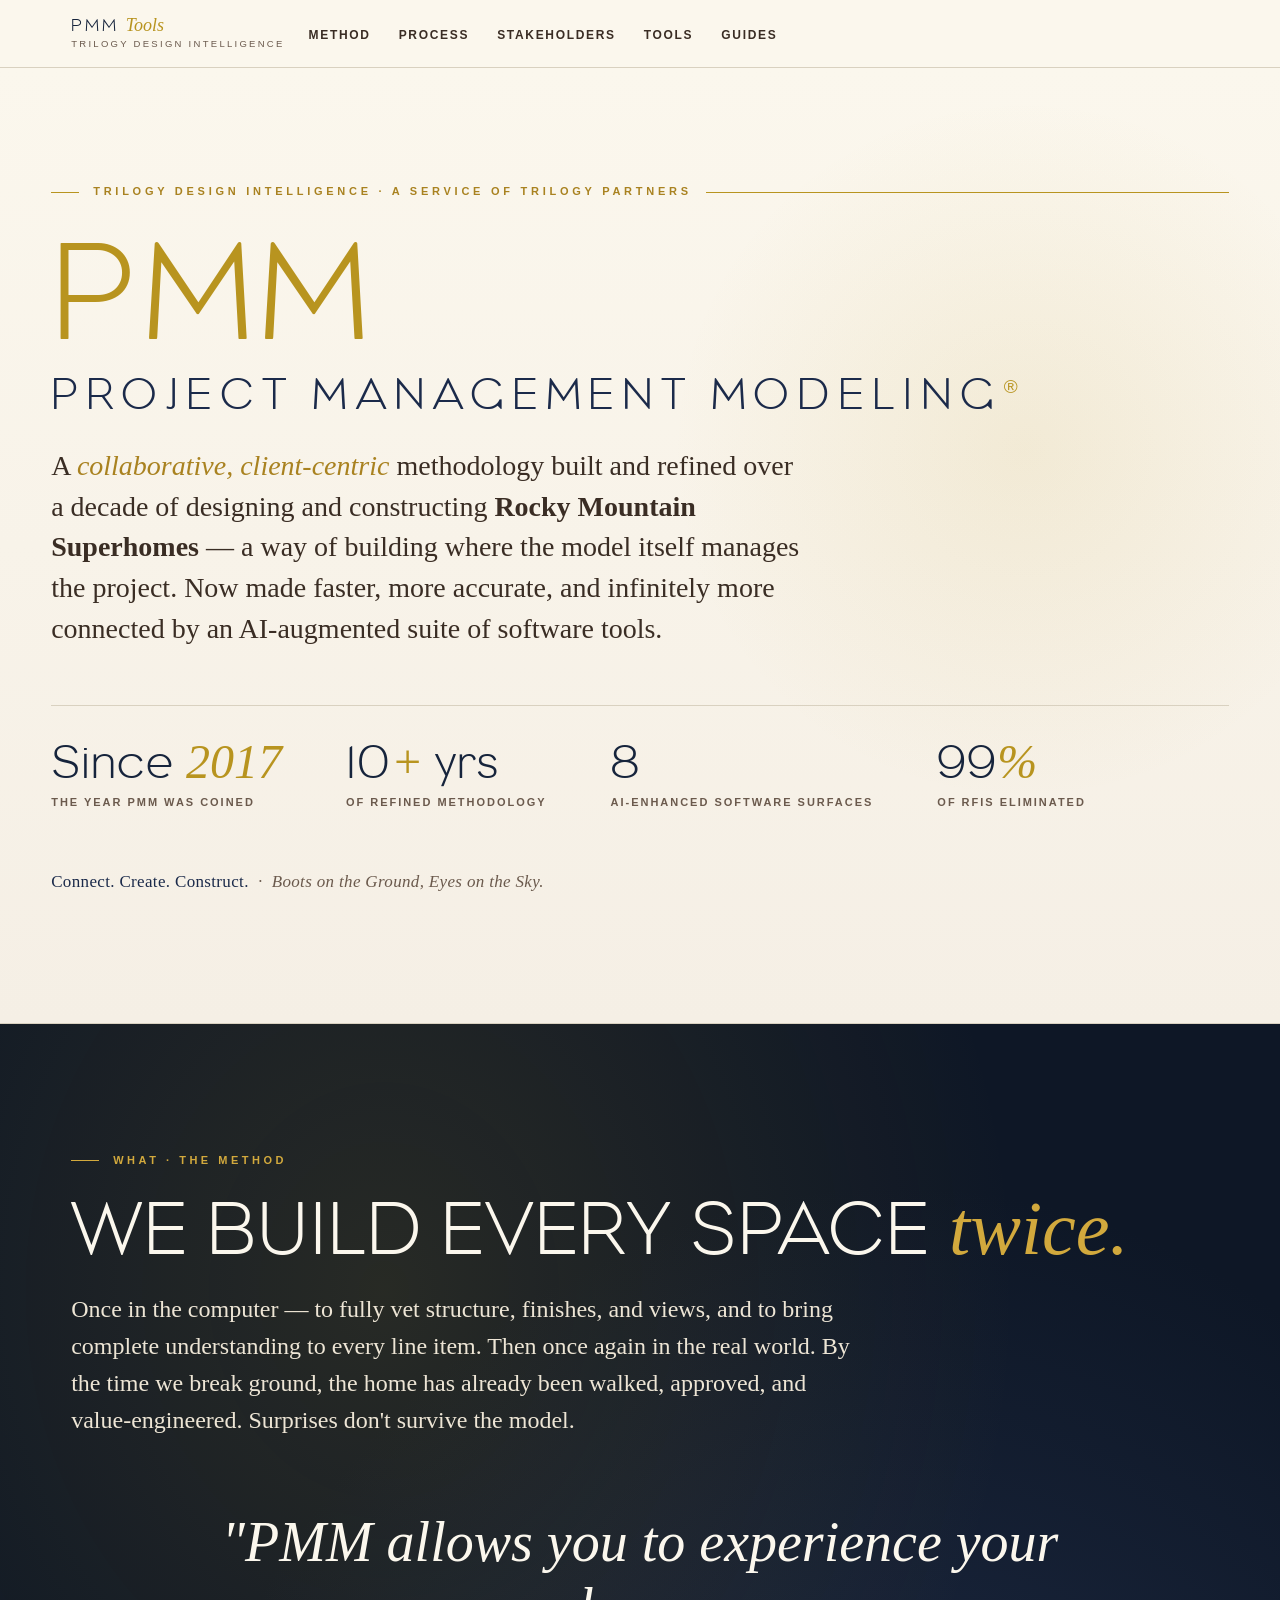
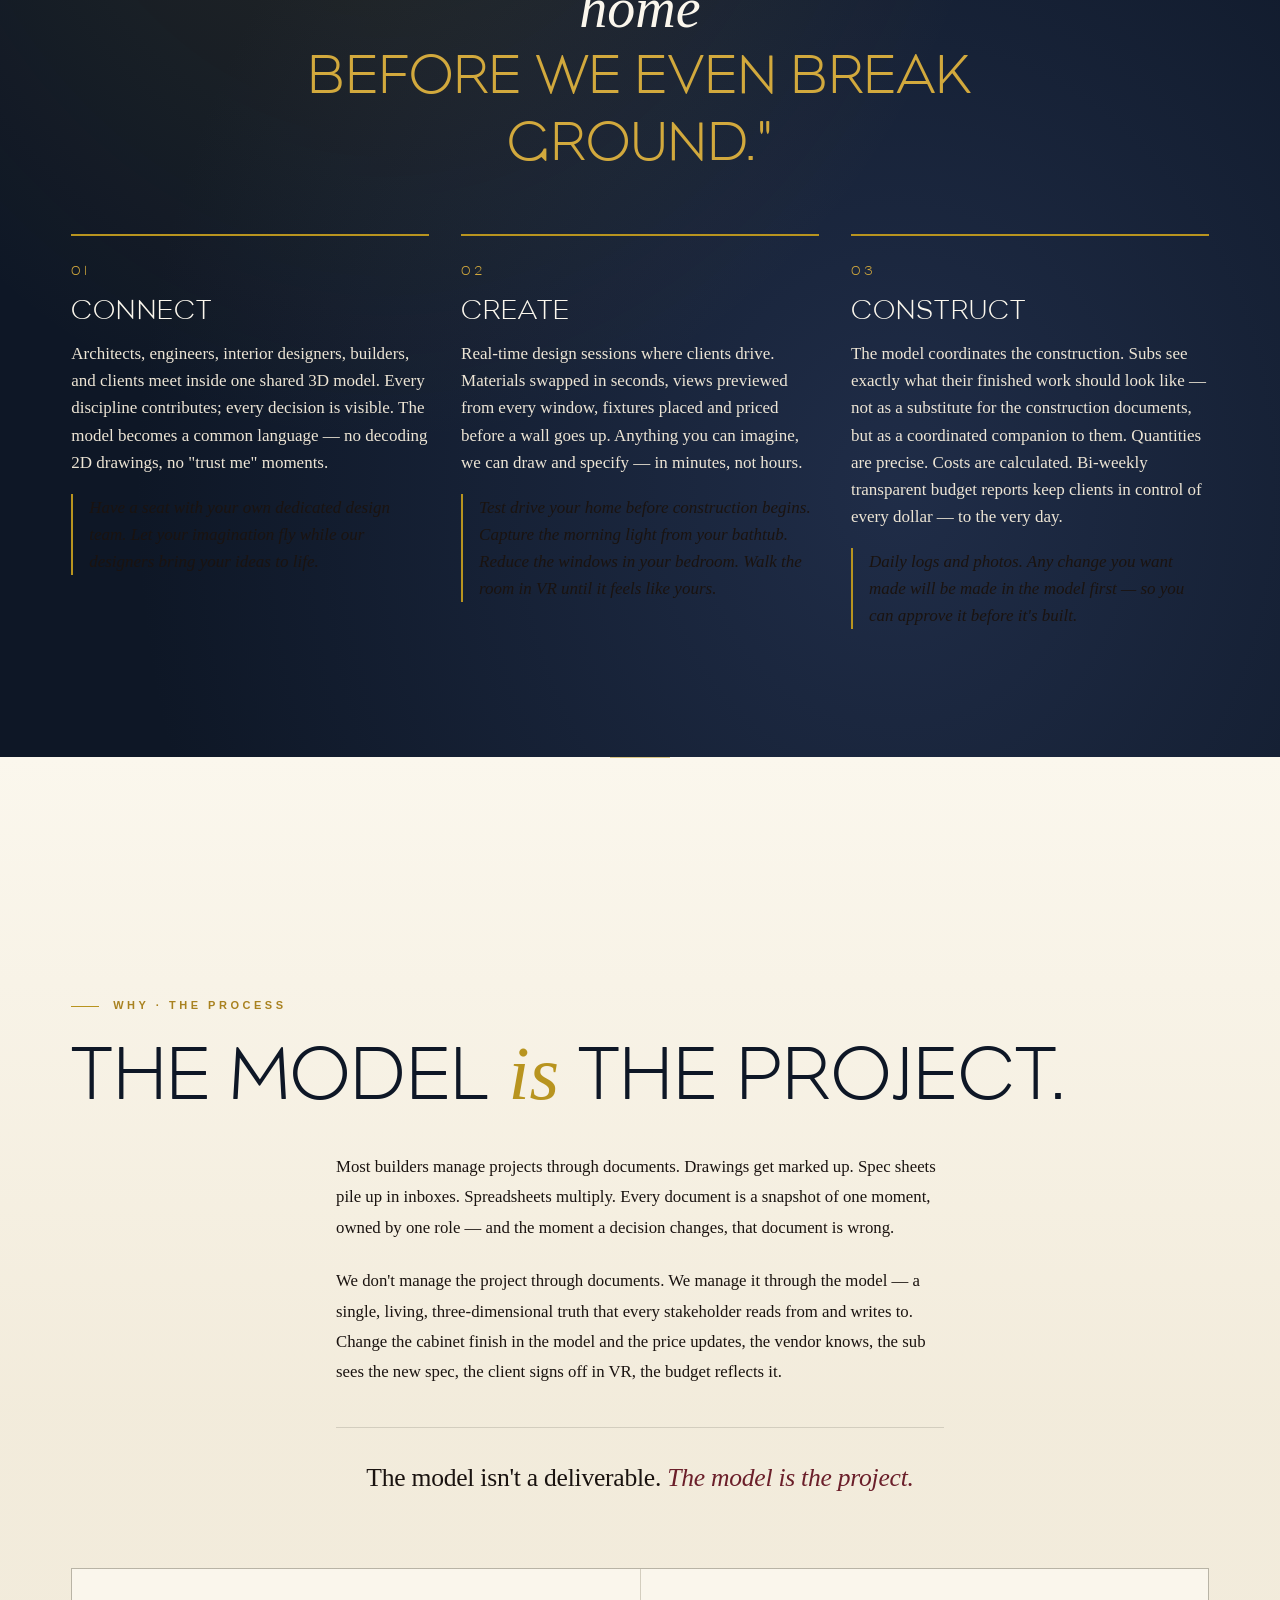
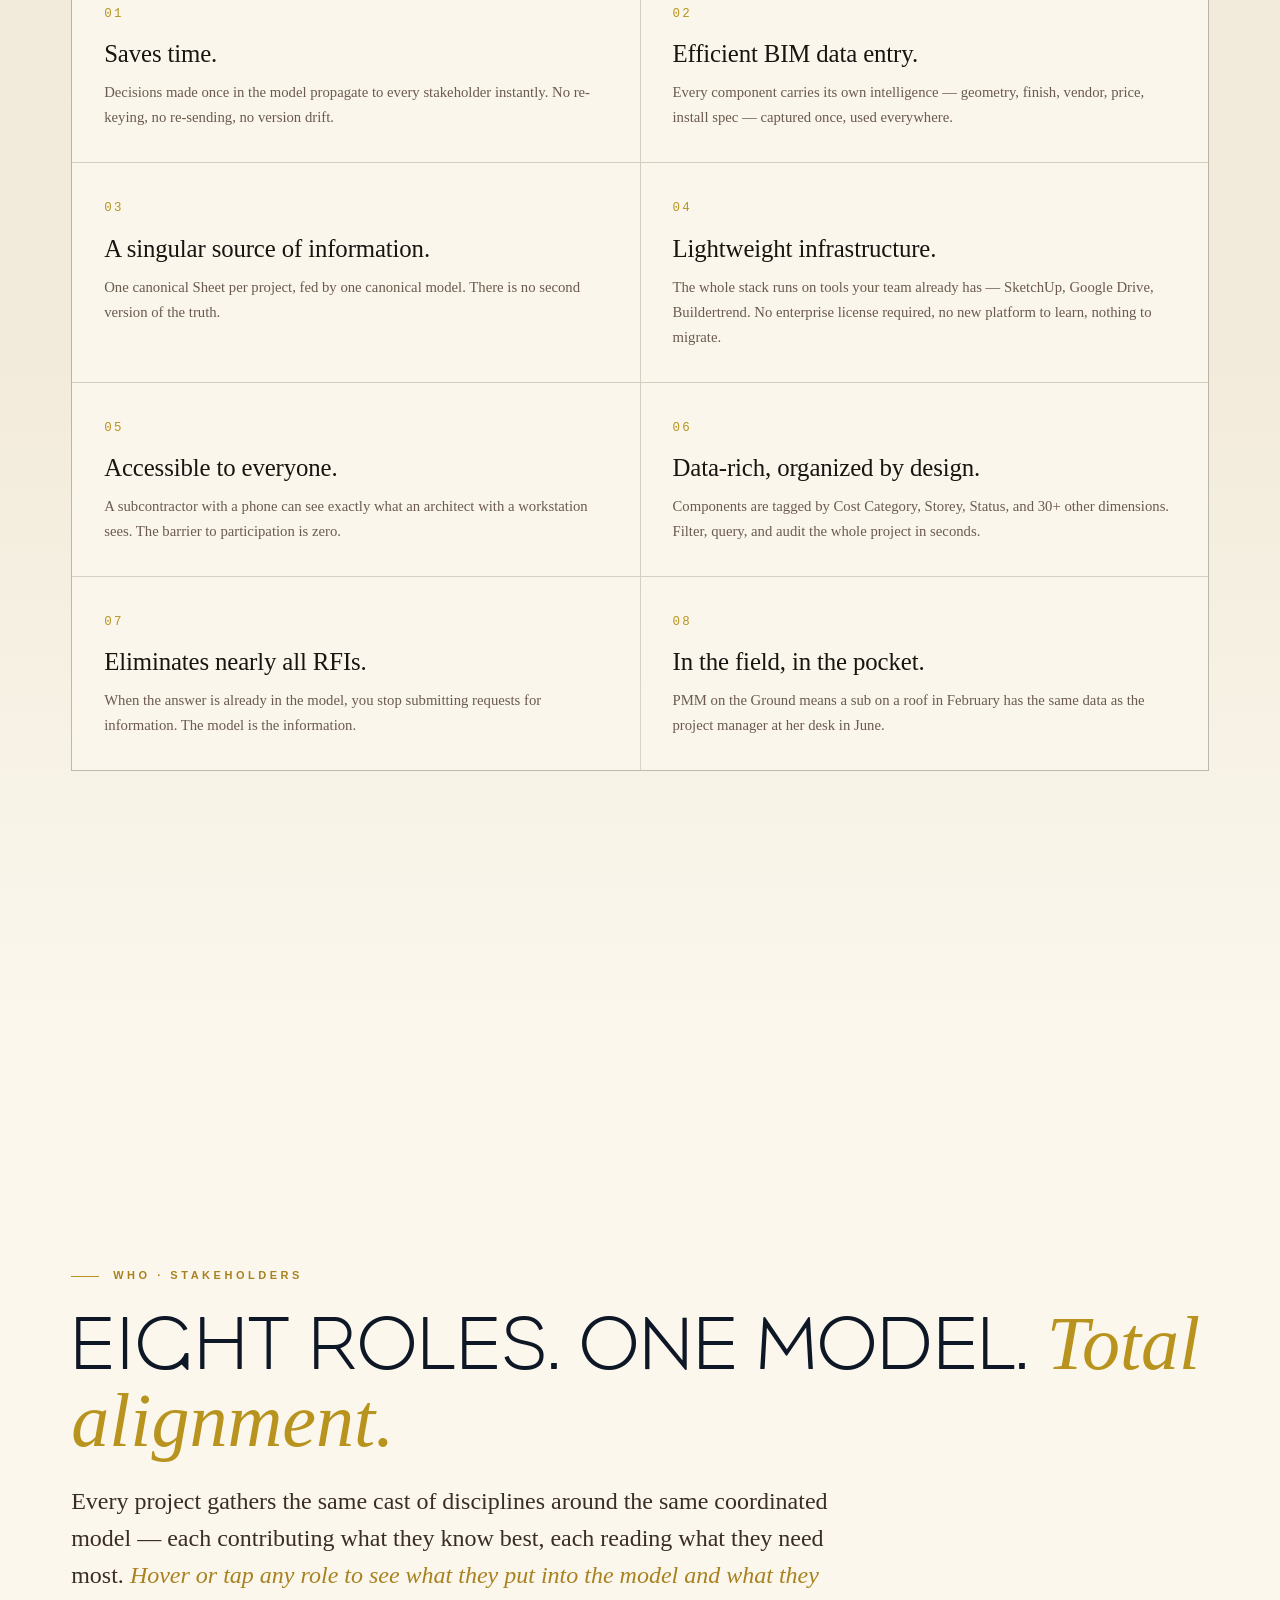
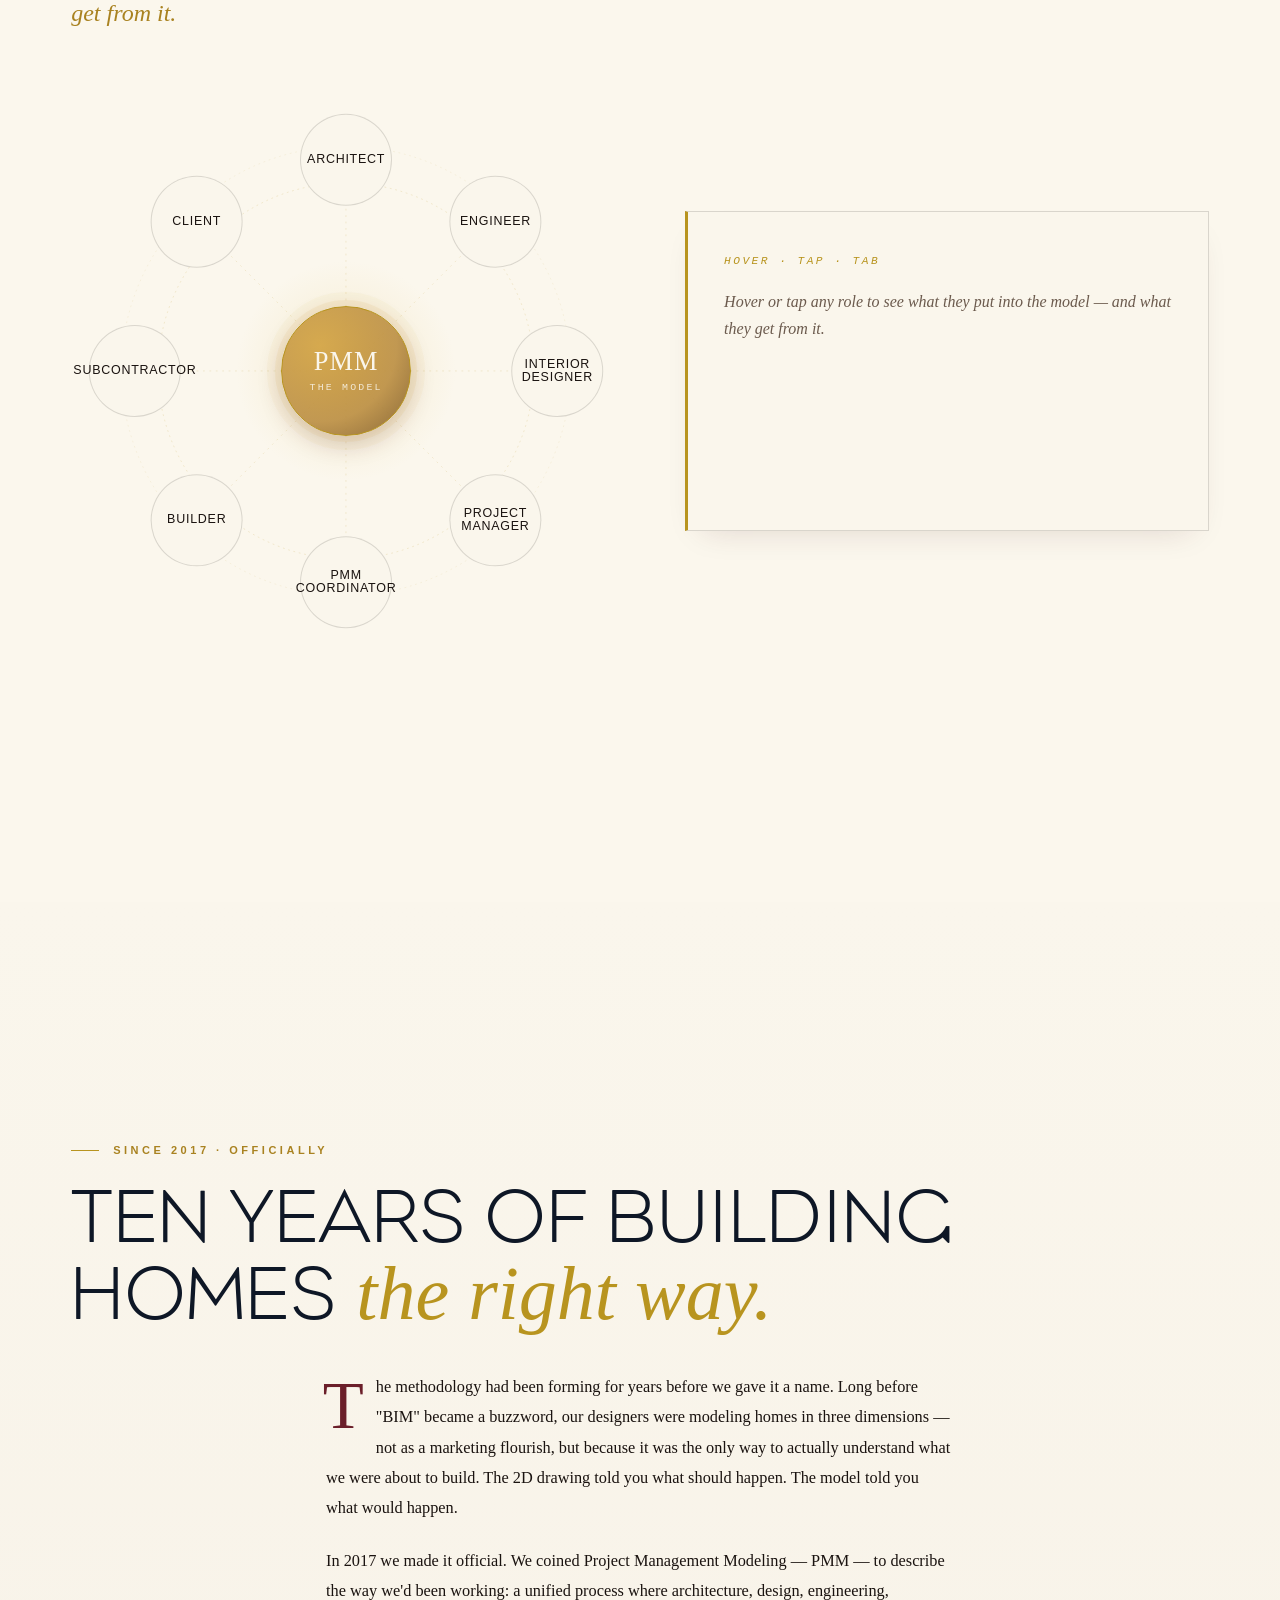
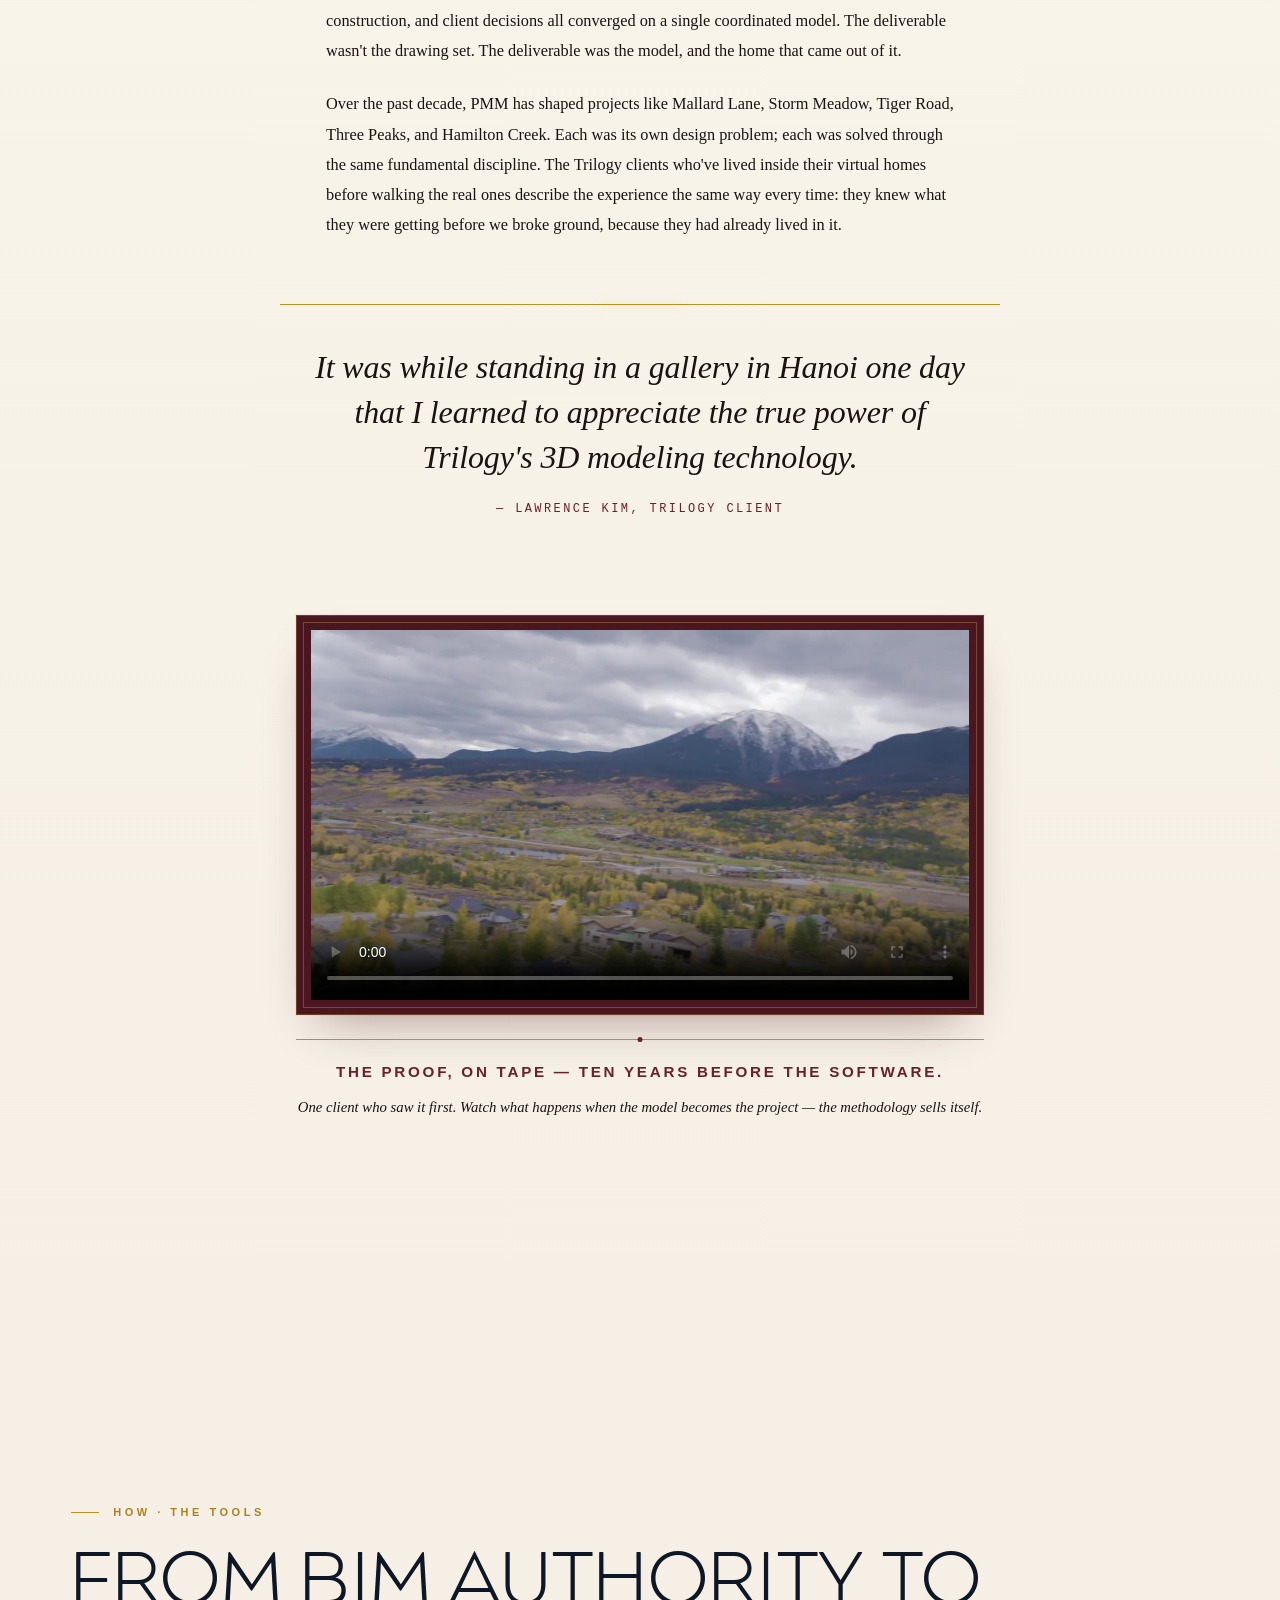
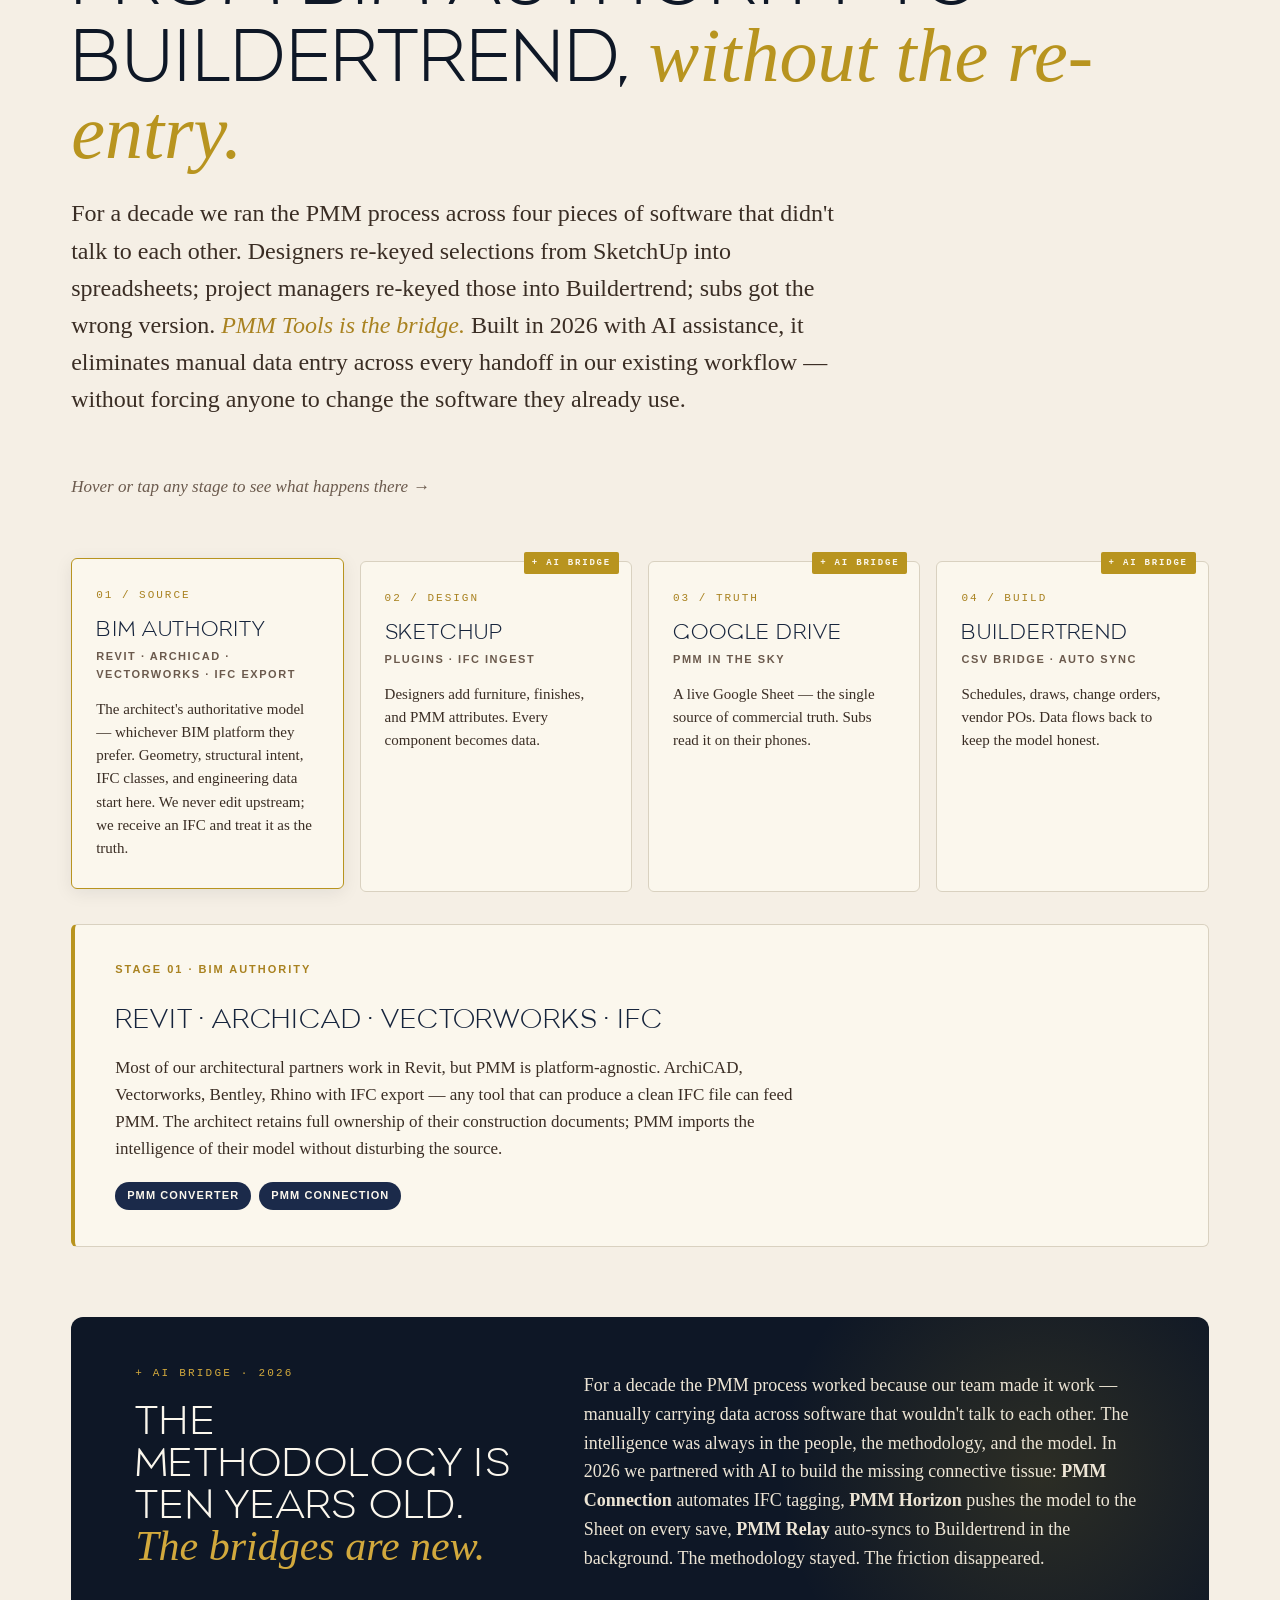
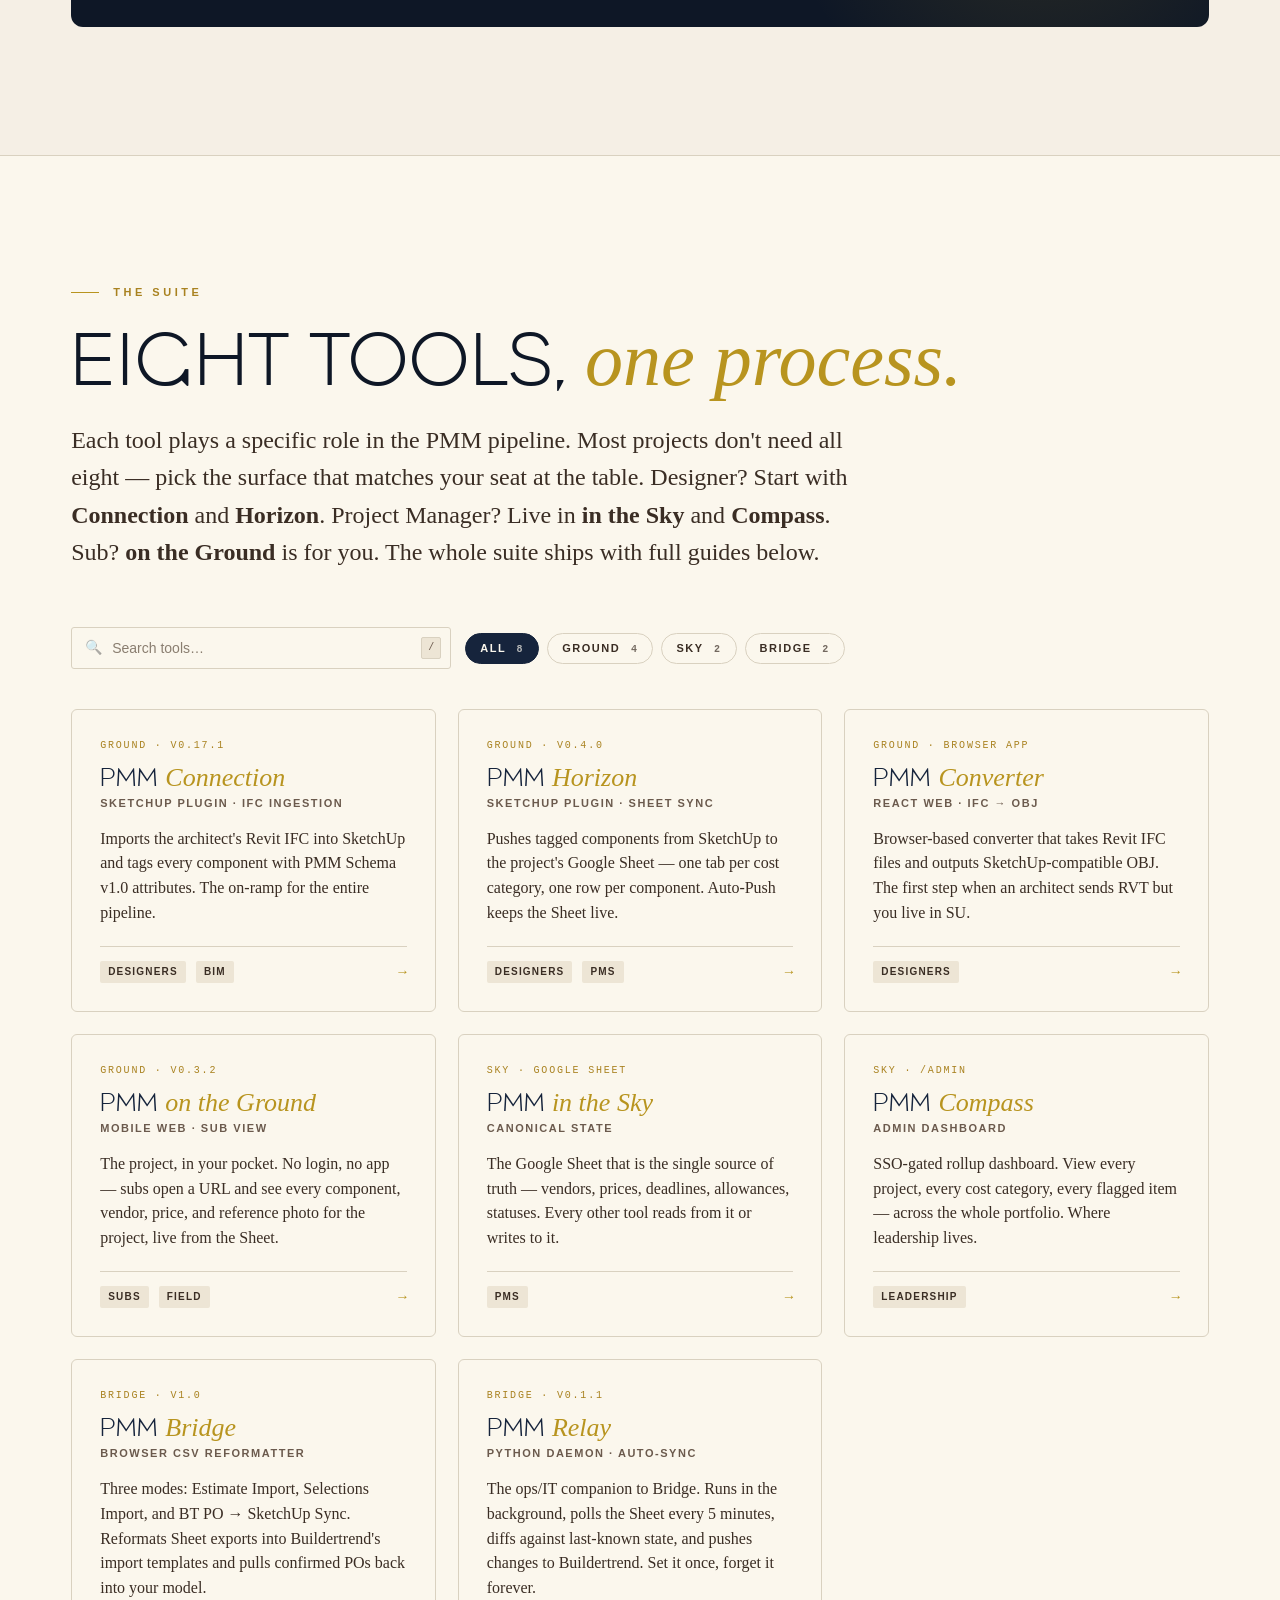
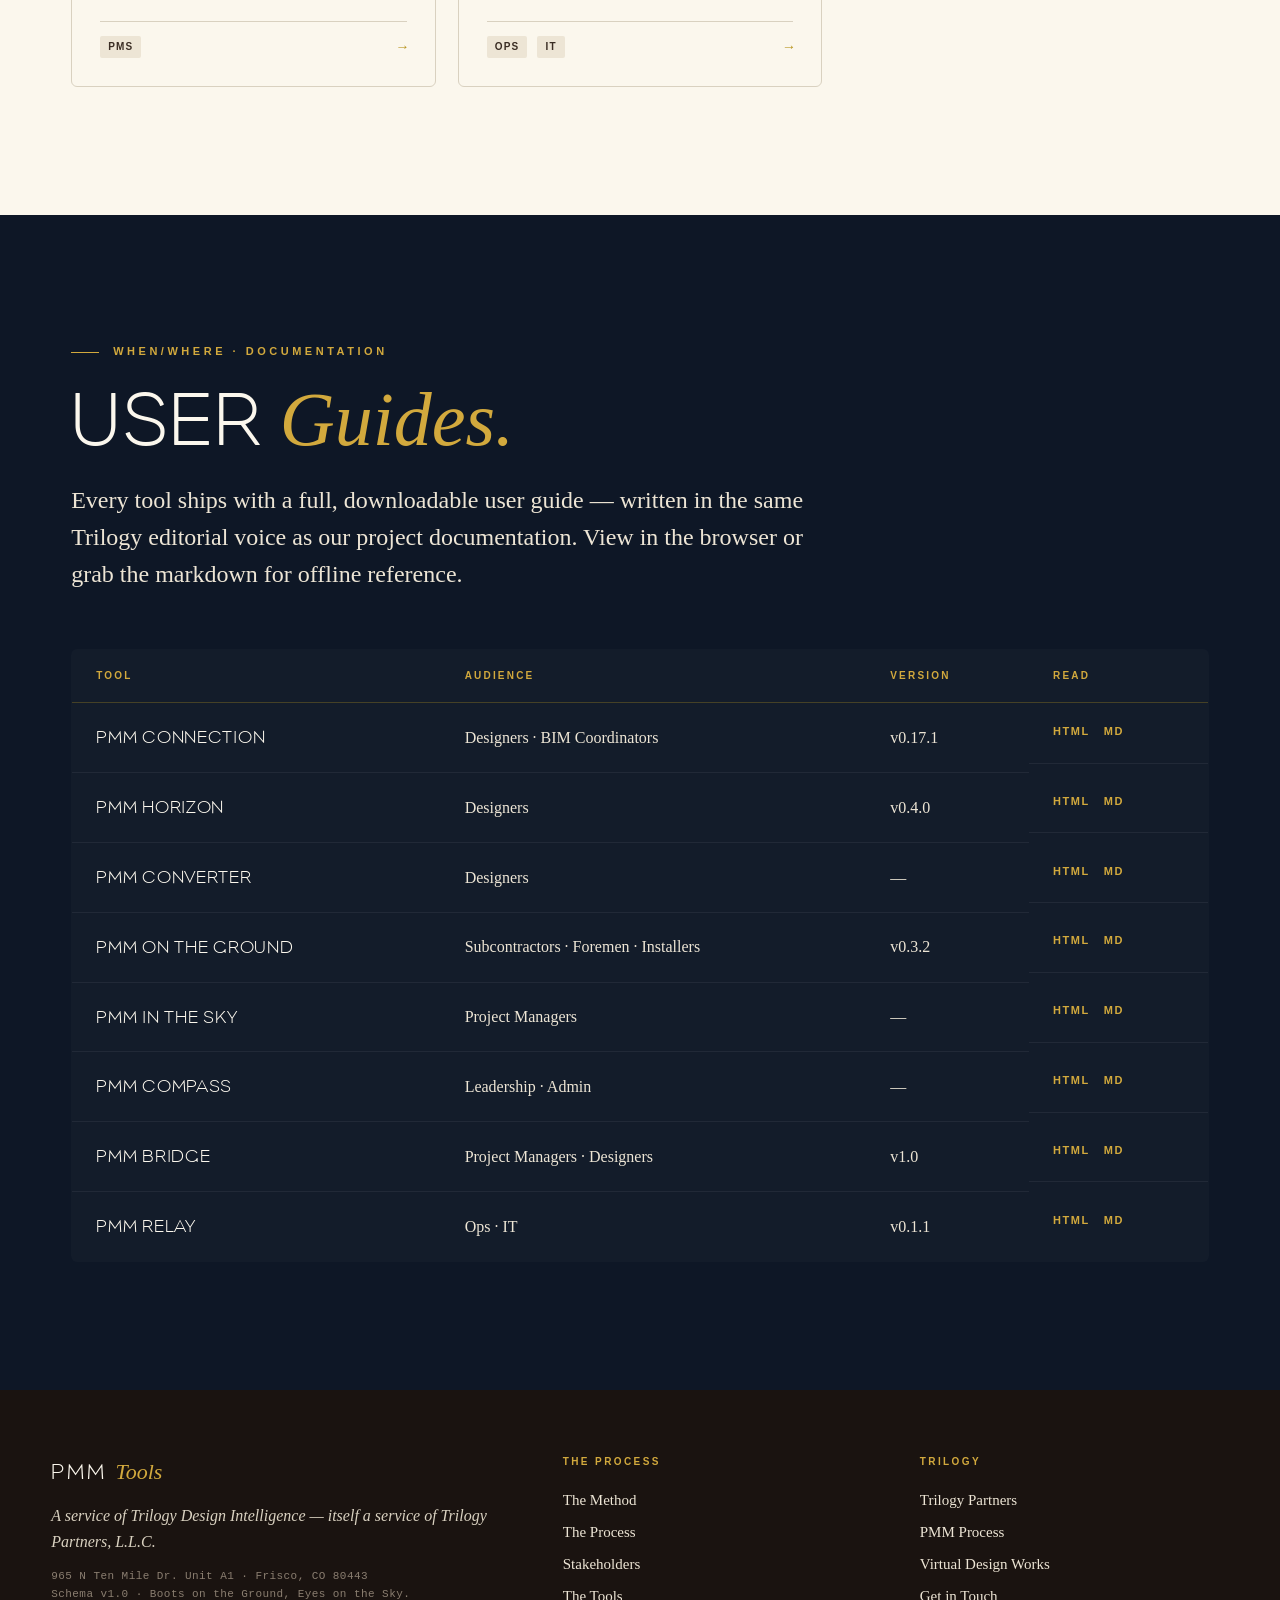
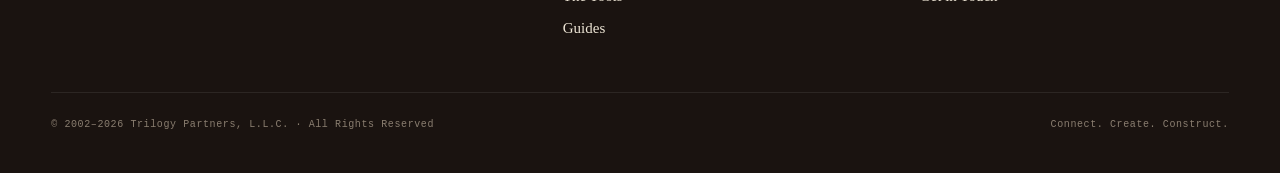
<file: index.html>
<!DOCTYPE html>
<html lang="en">
<head>
<meta charset="UTF-8">
<meta name="viewport" content="width=device-width, initial-scale=1.0">
<title>PMM · Project Management Modeling® — Trilogy Design Intelligence</title>
<meta name="description" content="Project Management Modeling® — Trilogy Partners' decade-refined methodology for designing and building Rocky Mountain Superhomes, now extended by an AI-augmented suite of eight tools that connect every piece of software in the pipeline into a single coordinated model.">
<link rel="stylesheet" href="assets/css/main.css">
<link rel="stylesheet" href="assets/css/extensions.css">
</head>
<body>

<!-- ─── NAV ─── -->
<header class="site-nav">
  <div class="nav-inner">
    <a href="#top" class="nav-brand">
      <span class="nav-brand-mark">PMM <em>Tools</em></span>
      <span class="nav-brand-sub">Trilogy Design Intelligence</span>
    </a>
    <nav>
      <ul class="nav-links">
        <li><a href="#method">Method</a></li>
        <li><a href="#process">Process</a></li>
        <li><a href="#stakeholders">Stakeholders</a></li>
        <li><a href="#tools">Tools</a></li>
        <li><a href="#guides">Guides</a></li>
      </ul>
    </nav>
  </div>
</header>

<!-- ─── HERO ─── -->
<section class="hero" id="top">
  <div class="hero-inner">
    <div class="hero-eyebrow">Trilogy Design Intelligence · A Service of Trilogy Partners</div>
    <h1 class="hero-title">
      <span class="acronym">PMM</span>
      <span class="expansion">Project Management Modeling<sup class="reg-mark" aria-label="registered trademark">&#174;</sup></span>
    </h1>
    <p class="hero-lede">
      A <em>collaborative, client-centric</em> methodology built and refined over a decade of designing and constructing <strong>Rocky Mountain Superhomes</strong> — a way of building where the model itself manages the project. Now made faster, more accurate, and infinitely more connected by an AI-augmented suite of software tools.
    </p>

    <div class="hero-meta">
      <div class="hero-stat">
        <div class="num">Since <em>2017</em></div>
        <div class="label">The Year PMM Was Coined</div>
      </div>
      <div class="hero-stat">
        <div class="num">10<em>+</em> yrs</div>
        <div class="label">Of Refined Methodology</div>
      </div>
      <div class="hero-stat">
        <div class="num">8</div>
        <div class="label">AI-Enhanced Software Surfaces</div>
      </div>
      <div class="hero-stat">
        <div class="num">99<em>%</em></div>
        <div class="label">Of RFIs Eliminated</div>
      </div>
    </div>

    <p class="hero-tagline">
      <strong>Connect. Create. Construct.</strong> &nbsp;·&nbsp; Boots on the Ground, Eyes on the Sky.
    </p>
  </div>
</section>

<!-- ─── METHOD (WHAT) ─── -->
<section class="method" id="method">
  <div class="section-wrap">
    <div class="section-eyebrow reveal">What · The Method</div>
    <h2 class="section-heading reveal">We build every space <em>twice.</em></h2>
    <p class="section-intro reveal">
      Once in the computer — to fully vet structure, finishes, and views, and to bring complete understanding to every line item. Then once again in the real world. By the time we break ground, the home has already been walked, approved, and value-engineered. Surprises don't survive the model.
    </p>

    <div class="twice-display reveal">
      <em>"PMM allows you to experience your home</em><br>
      <span class="accent">before we even break ground."</span>
    </div>

    <div class="method-pillars">
      <div class="pillar reveal">
        <div class="pillar-num">01</div>
        <h3 class="pillar-title">Connect</h3>
        <p>Architects, engineers, interior designers, builders, and clients meet inside one shared 3D model. Every discipline contributes; every decision is visible. The model becomes a common language — no decoding 2D drawings, no "trust me" moments.</p>
        <p class="pillar-aside"><em>Have a seat with your own dedicated design team. Let your imagination fly while our designers bring your ideas to life.</em></p>
      </div>
      <div class="pillar reveal">
        <div class="pillar-num">02</div>
        <h3 class="pillar-title">Create</h3>
        <p>Real-time design sessions where clients drive. Materials swapped in seconds, views previewed from every window, fixtures placed and priced before a wall goes up. Anything you can imagine, we can draw and specify — in minutes, not hours.</p>
        <p class="pillar-aside"><em>Test drive your home before construction begins. Capture the morning light from your bathtub. Reduce the windows in your bedroom. Walk the room in VR until it feels like yours.</em></p>
      </div>
      <div class="pillar reveal">
        <div class="pillar-num">03</div>
        <h3 class="pillar-title">Construct</h3>
        <p>The model coordinates the construction. Subs see exactly what their finished work should look like — not as a substitute for the construction documents, but as a coordinated companion to them. Quantities are precise. Costs are calculated. Bi-weekly transparent budget reports keep clients in control of every dollar — to the very day.</p>
        <p class="pillar-aside"><em>Daily logs and photos. Any change you want made will be made in the model first — so you can approve it before it's built.</em></p>
      </div>
    </div>
  </div>
</section>

<!-- ─── PROCESS (WHY) ─── -->
<section class="process-why" id="process">
  <div class="section-wrap">
    <div class="section-eyebrow reveal">Why · The Process</div>
    <h2 class="section-heading reveal">The model <em>is</em> the project.</h2>

    <div class="why-prose reveal">
      <p>Most builders manage projects through documents. Drawings get marked up. Spec sheets pile up in inboxes. Spreadsheets multiply. Every document is a snapshot of one moment, owned by one role — and the moment a decision changes, that document is wrong.</p>

      <p>We don't manage the project through documents. We manage it through the model — a single, living, three-dimensional truth that every stakeholder reads from and writes to. Change the cabinet finish in the model and the price updates, the vendor knows, the sub sees the new spec, the client signs off in VR, the budget reflects it.</p>

      <p class="why-thesis">The model isn't a deliverable. <em>The model is the project.</em></p>
    </div>

    <div class="why-cards reveal">
      <article class="why-card">
        <div class="why-num">01</div>
        <h3>Saves time.</h3>
        <p>Decisions made once in the model propagate to every stakeholder instantly. No re-keying, no re-sending, no version drift.</p>
      </article>
      <article class="why-card">
        <div class="why-num">02</div>
        <h3>Efficient BIM data entry.</h3>
        <p>Every component carries its own intelligence — geometry, finish, vendor, price, install spec — captured once, used everywhere.</p>
      </article>
      <article class="why-card">
        <div class="why-num">03</div>
        <h3>A singular source of information.</h3>
        <p>One canonical Sheet per project, fed by one canonical model. There is no second version of the truth.</p>
      </article>
      <article class="why-card">
        <div class="why-num">04</div>
        <h3>Lightweight infrastructure.</h3>
        <p>The whole stack runs on tools your team already has — SketchUp, Google Drive, Buildertrend. No enterprise license required, no new platform to learn, nothing to migrate.</p>
      </article>
      <article class="why-card">
        <div class="why-num">05</div>
        <h3>Accessible to everyone.</h3>
        <p>A subcontractor with a phone can see exactly what an architect with a workstation sees. The barrier to participation is zero.</p>
      </article>
      <article class="why-card">
        <div class="why-num">06</div>
        <h3>Data-rich, organized by design.</h3>
        <p>Components are tagged by Cost Category, Storey, Status, and 30+ other dimensions. Filter, query, and audit the whole project in seconds.</p>
      </article>
      <article class="why-card">
        <div class="why-num">07</div>
        <h3>Eliminates nearly all RFIs.</h3>
        <p>When the answer is already in the model, you stop submitting requests for information. The model is the information.</p>
      </article>
      <article class="why-card">
        <div class="why-num">08</div>
        <h3>In the field, in the pocket.</h3>
        <p>PMM on the Ground means a sub on a roof in February has the same data as the project manager at her desk in June.</p>
      </article>
    </div>
  </div>
</section>

<!-- ─── STAKEHOLDERS (WHO) ─── -->
<section class="stakeholders" id="stakeholders">
  <div class="section-wrap">
    <div class="section-eyebrow reveal">Who · Stakeholders</div>
    <h2 class="section-heading reveal">Eight roles. One model. <em>Total alignment.</em></h2>
    <p class="section-intro reveal">
      Every project gathers the same cast of disciplines around the same coordinated model — each contributing what they know best, each reading what they need most. <em>Hover or tap any role to see what they put into the model and what they get from it.</em>
    </p>

    <div class="stake-stage reveal">
      <!-- Orbital diagram (desktop / tablet) -->
      <div class="orbit" aria-hidden="true">
        <svg class="orbit-svg" viewBox="0 0 600 600" role="img" aria-label="Eight stakeholder roles orbiting the central PMM model">
          <defs>
            <radialGradient id="coreGlow" cx="50%" cy="50%" r="50%">
              <stop offset="0%" stop-color="var(--gold-300, #d4a648)" stop-opacity="0.55"/>
              <stop offset="60%" stop-color="var(--gold-300, #d4a648)" stop-opacity="0.10"/>
              <stop offset="100%" stop-color="var(--gold-300, #d4a648)" stop-opacity="0"/>
            </radialGradient>
          </defs>
          <!-- Concentric guide rings -->
          <circle cx="300" cy="300" r="245" class="orbit-ring orbit-ring-outer"/>
          <circle cx="300" cy="300" r="205" class="orbit-ring"/>
          <!-- Core glow -->
          <circle cx="300" cy="300" r="120" fill="url(#coreGlow)"/>
          <!-- Connector lines (drawn first so nodes sit above) -->
          <g class="orbit-lines"></g>
        </svg>

        <!-- Central node -->
        <button class="orbit-core" type="button" data-role="model" aria-label="The PMM Model — central node">
          <span class="orbit-core-mark">PMM</span>
          <span class="orbit-core-sub">The Model</span>
        </button>

        <!-- Role nodes (positions set via inline custom properties) -->
        <button class="orbit-node" type="button" data-role="architect"
                style="--angle:-90deg"><span>Architect</span></button>
        <button class="orbit-node" type="button" data-role="engineer"
                style="--angle:-45deg"><span>Engineer</span></button>
        <button class="orbit-node" type="button" data-role="designer"
                style="--angle:0deg"><span>Interior Designer</span></button>
        <button class="orbit-node" type="button" data-role="pm"
                style="--angle:45deg"><span>Project Manager</span></button>
        <button class="orbit-node" type="button" data-role="coordinator"
                style="--angle:90deg"><span>PMM Coordinator</span></button>
        <button class="orbit-node" type="button" data-role="builder"
                style="--angle:135deg"><span>Builder</span></button>
        <button class="orbit-node" type="button" data-role="sub"
                style="--angle:180deg"><span>Subcontractor</span></button>
        <button class="orbit-node" type="button" data-role="client"
                style="--angle:225deg"><span>Client</span></button>
      </div>

      <!-- Detail panel -->
      <div class="stake-detail" data-role-detail aria-live="polite">
        <div class="stake-detail-default">
          <div class="stake-meta">Hover · Tap · Tab</div>
          <p>Hover or tap any role to see what they put into the model — and what they get from it.</p>
        </div>

        <!-- Pre-rendered panels, hidden until activated -->
        <article class="stake-panel" data-role-panel="architect">
          <div class="stake-meta">The Role</div>
          <h3>The Architect.</h3>
          <p>They give the model its bones. Whether their authoritative drawings live in Revit, ArchiCAD, Vectorworks, or any other BIM platform, an IFC export becomes the structural foundation every other layer of intelligence rests on. They retain authorship of the construction documents; PMM gives them continuous clash detection and constructability feedback in return.</p>
          <div class="stake-tools">
            <span class="stake-tools-label">Tools they use most</span>
            <a class="tool-pill" href="guides/pmm-converter.html">PMM Converter</a>
          </div>
        </article>

        <article class="stake-panel" data-role-panel="engineer">
          <div class="stake-meta">The Role</div>
          <h3>The Engineer.</h3>
          <p>Structural, mechanical, electrical, civil — engineering disciplines contribute their systems to the same coordinated model. Conflicts surface before construction, not after. When the architect or designer changes something upstream, the engineer sees it the moment it happens, not three weeks later in a drawing review.</p>
          <div class="stake-tools">
            <span class="stake-tools-label">Tools they use most</span>
            <a class="tool-pill" href="guides/pmm-connection.html">PMM Connection</a>
            <a class="tool-pill" href="guides/pmm-horizon.html">PMM Horizon</a>
          </div>
        </article>

        <article class="stake-panel" data-role-panel="designer">
          <div class="stake-meta">The Role</div>
          <h3>The Interior Designer.</h3>
          <p>Selections, finishes, fixtures, fabrics, furniture, decor — the layer of the home that makes it feel like home. PMM Connection lets them tag every component with type, vendor, cost code, and finish. Real-time pricing means no client falls in love with a chandelier they can't afford. Allowance status is visible at a glance.</p>
          <div class="stake-tools">
            <span class="stake-tools-label">Tools they use most</span>
            <a class="tool-pill" href="guides/pmm-connection.html">PMM Connection</a>
            <a class="tool-pill" href="guides/pmm-horizon.html">PMM Horizon</a>
          </div>
        </article>

        <article class="stake-panel" data-role-panel="pm">
          <div class="stake-meta">The Role</div>
          <h3>The Project Manager.</h3>
          <p>Vendors, prices, schedules, deadlines, change orders, draw requests. The PM lives in the Sheet — adding commercial intelligence to the model the designers built. Bi-weekly transparent budget rollups mean the client always knows where their money is. PMM Compass provides the cross-project rollup that lets leadership see every project at once.</p>
          <div class="stake-tools">
            <span class="stake-tools-label">Tools they use most</span>
            <a class="tool-pill" href="guides/pmm-in-the-sky.html">PMM in the Sky</a>
            <a class="tool-pill" href="guides/pmm-compass.html">PMM Compass</a>
            <a class="tool-pill" href="guides/pmm-bridge.html">PMM Bridge</a>
          </div>
        </article>

        <article class="stake-panel" data-role-panel="coordinator">
          <div class="stake-meta">The Role</div>
          <h3>The PMM Coordinator.</h3>
          <p>The keeper of process integrity. On many projects this is the Project Manager wearing a second hat; on larger ones it's a dedicated role. The Coordinator owns the schema — making sure components are tagged correctly, attributes are consistent, and the data discipline that makes PMM work doesn't drift over time. They are the reason ten projects look like one.</p>
          <div class="stake-tools">
            <span class="stake-tools-label">Tools they use most</span>
            <a class="tool-pill" href="guides/pmm-compass.html">PMM Compass</a>
            <a class="tool-pill" href="guides/pmm-in-the-sky.html">PMM in the Sky</a>
          </div>
        </article>

        <article class="stake-panel" data-role-panel="builder">
          <div class="stake-meta">The Role</div>
          <h3>The Builder.</h3>
          <p>Trilogy on the ground — sequencing the actual construction, coordinating trades, managing field conditions, holding the schedule. The Builder reads the model continuously: what's specified, what's been ordered, what's been changed since the last walkthrough. The model tells them what to build; their boots on the ground make it real.</p>
          <div class="stake-tools">
            <span class="stake-tools-label">Tools they use most</span>
            <a class="tool-pill" href="guides/pmm-in-the-sky.html">PMM in the Sky</a>
            <a class="tool-pill" href="guides/pmm-on-the-ground.html">PMM on the Ground</a>
          </div>
        </article>

        <article class="stake-panel" data-role-panel="sub">
          <div class="stake-meta">The Role</div>
          <h3>The Subcontractor.</h3>
          <p>A roofer, a tile setter, a cabinet installer. They open the project link on their phone, search for their components, and see the spec, the photo, the price, and the install instructions — exactly what was approved, with no game of telephone in between. The same data the project manager sees, in their pocket, with no login required.</p>
          <div class="stake-tools">
            <span class="stake-tools-label">Tools they use most</span>
            <a class="tool-pill" href="guides/pmm-on-the-ground.html">PMM on the Ground</a>
          </div>
        </article>

        <article class="stake-panel" data-role-panel="client">
          <div class="stake-meta">The Role</div>
          <h3>The Client.</h3>
          <p>The reason all of this exists. They walk through their home in VR before construction begins. They sign off on selections inside the model. They receive bi-weekly budget reports that show every line, every vendor, every dollar. They are not sold a finished product — they are partners in building it.</p>
        </article>
      </div>
    </div>
  </div>
</section>

<!-- ─── TEN YEARS (ORIGIN) ─── -->
<section class="ten-years" id="origin">
  <div class="section-wrap">
    <div class="section-eyebrow reveal">Since 2017 · Officially</div>
    <h2 class="section-heading reveal">Ten years of building homes <em>the right way.</em></h2>

    <div class="origin-prose reveal">
      <p>The methodology had been forming for years before we gave it a name. Long before "BIM" became a buzzword, our designers were modeling homes in three dimensions — not as a marketing flourish, but because it was the only way to actually understand what we were about to build. The 2D drawing told you what should happen. The model told you what would happen.</p>

      <p>In 2017 we made it official. We coined Project Management Modeling — PMM — to describe the way we'd been working: a unified process where architecture, design, engineering, construction, and client decisions all converged on a single coordinated model. The deliverable wasn't the drawing set. The deliverable was the model, and the home that came out of it.</p>

      <p>Over the past decade, PMM has shaped projects like Mallard Lane, Storm Meadow, Tiger Road, Three Peaks, and Hamilton Creek. Each was its own design problem; each was solved through the same fundamental discipline. The Trilogy clients who've lived inside their virtual homes before walking the real ones describe the experience the same way every time: they knew what they were getting before we broke ground, because they had already lived in it.</p>
    </div>

    <figure class="origin-quote reveal">
      <blockquote>
        <em>It was while standing in a gallery in Hanoi one day that I learned to appreciate the true power of Trilogy's 3D modeling technology.</em>
      </blockquote>
      <figcaption>— Lawrence Kim, Trilogy Client</figcaption>
    </figure>

    <figure class="origin-video reveal">
      <div class="origin-video-frame">
        <video
          controls
          preload="metadata"
          poster="assets/video/schmeiser-poster.jpg"
          playsinline>
          <source src="assets/video/schmeiser-testimonial.mp4" type="video/mp4">
          Your browser does not support the video tag.
        </video>
      </div>
      <figcaption class="origin-video-caption">
        <div class="caption-line-1">The Proof, On Tape — Ten Years Before The Software.</div>
        <div class="caption-line-2"><em>One client who saw it first. Watch what happens when the model becomes the project — the methodology sells itself.</em></div>
      </figcaption>
    </figure>
  </div>
</section>

<!-- ─── TOOLS (HOW) ─── -->
<section class="flow" id="tools-flow">
  <div class="section-wrap">
    <div class="section-eyebrow reveal">How · The Tools</div>
    <h2 class="section-heading reveal">From BIM Authority to Buildertrend, <em>without the re-entry.</em></h2>
    <p class="section-intro reveal">
      For a decade we ran the PMM process across four pieces of software that didn't talk to each other. Designers re-keyed selections from SketchUp into spreadsheets; project managers re-keyed those into Buildertrend; subs got the wrong version. <em>PMM Tools is the bridge.</em> Built in 2026 with AI assistance, it eliminates manual data entry across every handoff in our existing workflow — without forcing anyone to change the software they already use.
    </p>

    <p class="section-intro reveal" style="font-size:17px;color:var(--ink-500);font-style:italic;">
      Hover or tap any stage to see what happens there →
    </p>

    <!-- Interactive flowchart -->
    <div class="flow-stage reveal">
      <div class="flow-step is-active" data-step="bim">
        <div class="step-num">01 / SOURCE</div>
        <div class="step-name">BIM Authority</div>
        <div class="step-tool">Revit · ArchiCAD · Vectorworks · IFC export</div>
        <div class="step-desc">The architect's authoritative model — whichever BIM platform they prefer. Geometry, structural intent, IFC classes, and engineering data start here. We never edit upstream; we receive an IFC and treat it as the truth.</div>
      </div>
      <div class="flow-step has-bridge" data-step="sketchup">
        <div class="step-num">02 / DESIGN</div>
        <div class="step-name">SketchUp</div>
        <div class="step-tool">Plugins · IFC ingest</div>
        <div class="step-desc">Designers add furniture, finishes, and PMM attributes. Every component becomes data.</div>
      </div>
      <div class="flow-step has-bridge" data-step="drive">
        <div class="step-num">03 / TRUTH</div>
        <div class="step-name">Google Drive</div>
        <div class="step-tool">PMM in the Sky</div>
        <div class="step-desc">A live Google Sheet — the single source of commercial truth. Subs read it on their phones.</div>
      </div>
      <div class="flow-step has-bridge" data-step="bt">
        <div class="step-num">04 / BUILD</div>
        <div class="step-name">Buildertrend</div>
        <div class="step-tool">CSV bridge · auto sync</div>
        <div class="step-desc">Schedules, draws, change orders, vendor POs. Data flows back to keep the model honest.</div>
      </div>
    </div>

    <!-- Detail panel that updates as you hover -->
    <div class="flow-detail">
      <div class="detail-meta">Stage 01 · BIM Authority</div>
      <h3>Revit · ArchiCAD · Vectorworks · IFC</h3>
      <p>Most of our architectural partners work in Revit, but PMM is platform-agnostic. ArchiCAD, Vectorworks, Bentley, Rhino with IFC export — any tool that can produce a clean IFC file can feed PMM. The architect retains full ownership of their construction documents; PMM imports the intelligence of their model without disturbing the source.</p>
      <div class="detail-tools">
        <a class="tool-pill" href="guides/pmm-converter.html">PMM Converter</a>
        <a class="tool-pill" href="guides/pmm-connection.html">PMM Connection</a>
      </div>
    </div>

    <!-- Bridge callout -->
    <div class="bridge-callout reveal">
      <div>
        <div class="bridge-tag">+ AI BRIDGE · 2026</div>
        <h3>The methodology is ten years old. <em>The bridges are new.</em></h3>
      </div>
      <div>
        <p>For a decade the PMM process worked because our team made it work — manually carrying data across software that wouldn't talk to each other. The intelligence was always in the people, the methodology, and the model. In 2026 we partnered with AI to build the missing connective tissue: <strong>PMM Connection</strong> automates IFC tagging, <strong>PMM Horizon</strong> pushes the model to the Sheet on every save, <strong>PMM Relay</strong> auto-syncs to Buildertrend in the background. The methodology stayed. The friction disappeared.</p>
      </div>
    </div>
  </div>
</section>

<!-- ─── TOOLS GRID ─── -->
<section class="tools" id="tools">
  <div class="section-wrap">
    <div class="section-eyebrow reveal">The Suite</div>
    <h2 class="section-heading reveal">Eight tools, <em>one process.</em></h2>
    <p class="section-intro reveal">
      Each tool plays a specific role in the PMM pipeline. Most projects don't need all eight — pick the surface that matches your seat at the table. Designer? Start with <strong>Connection</strong> and <strong>Horizon</strong>. Project Manager? Live in <strong>in the Sky</strong> and <strong>Compass</strong>. Sub? <strong>on the Ground</strong> is for you. The whole suite ships with full guides below.
    </p>

    <div class="tools-controls reveal">
      <div class="tools-search">
        <input type="search" placeholder="Search tools…" aria-label="Search tools">
        <kbd>/</kbd>
      </div>
      <div class="filter-pills">
        <button class="filter-pill is-active" data-cat="all">All <span class="count">8</span></button>
        <button class="filter-pill" data-cat="ground">Ground <span class="count">4</span></button>
        <button class="filter-pill" data-cat="sky">Sky <span class="count">2</span></button>
        <button class="filter-pill" data-cat="bridge">Bridge <span class="count">2</span></button>
      </div>
    </div>

    <div class="tools-grid">
      <a class="tool-card" href="guides/pmm-connection.html" data-cat="ground">
        <div class="cat">Ground · v0.17.1</div>
        <div class="name">PMM <em>Connection</em></div>
        <div class="role">SketchUp Plugin · IFC Ingestion</div>
        <div class="blurb">Imports the architect's Revit IFC into SketchUp and tags every component with PMM Schema v1.0 attributes. The on-ramp for the entire pipeline.</div>
        <div class="meta"><span class="pill">Designers</span><span class="pill">BIM</span><span class="arrow">→</span></div>
      </a>

      <a class="tool-card" href="guides/pmm-horizon.html" data-cat="ground">
        <div class="cat">Ground · v0.4.0</div>
        <div class="name">PMM <em>Horizon</em></div>
        <div class="role">SketchUp Plugin · Sheet Sync</div>
        <div class="blurb">Pushes tagged components from SketchUp to the project's Google Sheet — one tab per cost category, one row per component. Auto-Push keeps the Sheet live.</div>
        <div class="meta"><span class="pill">Designers</span><span class="pill">PMs</span><span class="arrow">→</span></div>
      </a>

      <a class="tool-card" href="guides/pmm-converter.html" data-cat="ground">
        <div class="cat">Ground · Browser App</div>
        <div class="name">PMM <em>Converter</em></div>
        <div class="role">React Web · IFC → OBJ</div>
        <div class="blurb">Browser-based converter that takes Revit IFC files and outputs SketchUp-compatible OBJ. The first step when an architect sends RVT but you live in SU.</div>
        <div class="meta"><span class="pill">Designers</span><span class="arrow">→</span></div>
      </a>

      <a class="tool-card" href="guides/pmm-on-the-ground.html" data-cat="ground">
        <div class="cat">Ground · v0.3.2</div>
        <div class="name">PMM <em>on the Ground</em></div>
        <div class="role">Mobile Web · Sub View</div>
        <div class="blurb">The project, in your pocket. No login, no app — subs open a URL and see every component, vendor, price, and reference photo for the project, live from the Sheet.</div>
        <div class="meta"><span class="pill">Subs</span><span class="pill">Field</span><span class="arrow">→</span></div>
      </a>

      <a class="tool-card" href="guides/pmm-in-the-sky.html" data-cat="sky">
        <div class="cat">Sky · Google Sheet</div>
        <div class="name">PMM <em>in the Sky</em></div>
        <div class="role">Canonical State</div>
        <div class="blurb">The Google Sheet that is the single source of truth — vendors, prices, deadlines, allowances, statuses. Every other tool reads from it or writes to it.</div>
        <div class="meta"><span class="pill">PMs</span><span class="arrow">→</span></div>
      </a>

      <a class="tool-card" href="guides/pmm-compass.html" data-cat="sky">
        <div class="cat">Sky · /admin</div>
        <div class="name">PMM <em>Compass</em></div>
        <div class="role">Admin Dashboard</div>
        <div class="blurb">SSO-gated rollup dashboard. View every project, every cost category, every flagged item — across the whole portfolio. Where leadership lives.</div>
        <div class="meta"><span class="pill">Leadership</span><span class="arrow">→</span></div>
      </a>

      <a class="tool-card" href="guides/pmm-bridge.html" data-cat="bridge">
        <div class="cat">Bridge · v1.0</div>
        <div class="name">PMM <em>Bridge</em></div>
        <div class="role">Browser CSV Reformatter</div>
        <div class="blurb">Three modes: Estimate Import, Selections Import, and BT PO → SketchUp Sync. Reformats Sheet exports into Buildertrend's import templates and pulls confirmed POs back into your model.</div>
        <div class="meta"><span class="pill">PMs</span><span class="arrow">→</span></div>
      </a>

      <a class="tool-card" href="guides/pmm-relay.html" data-cat="bridge">
        <div class="cat">Bridge · v0.1.1</div>
        <div class="name">PMM <em>Relay</em></div>
        <div class="role">Python Daemon · Auto-Sync</div>
        <div class="blurb">The ops/IT companion to Bridge. Runs in the background, polls the Sheet every 5 minutes, diffs against last-known state, and pushes changes to Buildertrend. Set it once, forget it forever.</div>
        <div class="meta"><span class="pill">Ops</span><span class="pill">IT</span><span class="arrow">→</span></div>
      </a>
    </div>
  </div>
</section>

<!-- ─── GUIDES ─── -->
<section class="guides-section" id="guides">
  <div class="section-wrap">
    <div class="section-eyebrow reveal">When/Where · Documentation</div>
    <h2 class="section-heading reveal">User <em>Guides.</em></h2>
    <p class="section-intro reveal">
      Every tool ships with a full, downloadable user guide — written in the same Trilogy editorial voice as our project documentation. View in the browser or grab the markdown for offline reference.
    </p>

    <table class="guides-table reveal">
      <thead>
        <tr>
          <th>Tool</th>
          <th>Audience</th>
          <th>Version</th>
          <th>Read</th>
        </tr>
      </thead>
      <tbody>
        <tr>
          <td><a class="tool-name" href="guides/pmm-connection.html">PMM Connection</a></td>
          <td>Designers · BIM Coordinators</td>
          <td>v0.17.1</td>
          <td class="links">
            <a href="guides/pmm-connection.html">HTML</a>
            <a href="guides/pmm-connection.md">MD</a>
          </td>
        </tr>
        <tr>
          <td><a class="tool-name" href="guides/pmm-horizon.html">PMM Horizon</a></td>
          <td>Designers</td>
          <td>v0.4.0</td>
          <td class="links">
            <a href="guides/pmm-horizon.html">HTML</a>
            <a href="guides/pmm-horizon.md">MD</a>
          </td>
        </tr>
        <tr>
          <td><a class="tool-name" href="guides/pmm-converter.html">PMM Converter</a></td>
          <td>Designers</td>
          <td>—</td>
          <td class="links">
            <a href="guides/pmm-converter.html">HTML</a>
            <a href="guides/pmm-converter.md">MD</a>
          </td>
        </tr>
        <tr>
          <td><a class="tool-name" href="guides/pmm-on-the-ground.html">PMM on the Ground</a></td>
          <td>Subcontractors · Foremen · Installers</td>
          <td>v0.3.2</td>
          <td class="links">
            <a href="guides/pmm-on-the-ground.html">HTML</a>
            <a href="guides/pmm-on-the-ground.md">MD</a>
          </td>
        </tr>
        <tr>
          <td><a class="tool-name" href="guides/pmm-in-the-sky.html">PMM in the Sky</a></td>
          <td>Project Managers</td>
          <td>—</td>
          <td class="links">
            <a href="guides/pmm-in-the-sky.html">HTML</a>
            <a href="guides/pmm-in-the-sky.md">MD</a>
          </td>
        </tr>
        <tr>
          <td><a class="tool-name" href="guides/pmm-compass.html">PMM Compass</a></td>
          <td>Leadership · Admin</td>
          <td>—</td>
          <td class="links">
            <a href="guides/pmm-compass.html">HTML</a>
            <a href="guides/pmm-compass.md">MD</a>
          </td>
        </tr>
        <tr>
          <td><a class="tool-name" href="guides/pmm-bridge.html">PMM Bridge</a></td>
          <td>Project Managers · Designers</td>
          <td>v1.0</td>
          <td class="links">
            <a href="guides/pmm-bridge.html">HTML</a>
            <a href="guides/pmm-bridge.md">MD</a>
          </td>
        </tr>
        <tr>
          <td><a class="tool-name" href="guides/pmm-relay.html">PMM Relay</a></td>
          <td>Ops · IT</td>
          <td>v0.1.1</td>
          <td class="links">
            <a href="guides/pmm-relay.html">HTML</a>
            <a href="guides/pmm-relay.md">MD</a>
          </td>
        </tr>
      </tbody>
    </table>
  </div>
</section>

<!-- ─── FOOTER ─── -->
<footer class="site-footer">
  <div class="footer-inner">
    <div>
      <div class="footer-brand">PMM <em>Tools</em></div>
      <div class="footer-tagline">A service of Trilogy Design Intelligence — itself a service of Trilogy Partners, L.L.C.</div>
      <div class="footer-meta">965 N Ten Mile Dr. Unit A1 · Frisco, CO 80443</div>
      <div class="footer-meta">Schema v1.0 · Boots on the Ground, Eyes on the Sky.</div>
    </div>
    <div class="footer-col">
      <h4>The Process</h4>
      <a href="#method">The Method</a>
      <a href="#process">The Process</a>
      <a href="#stakeholders">Stakeholders</a>
      <a href="#tools">The Tools</a>
      <a href="#guides">Guides</a>
    </div>
    <div class="footer-col">
      <h4>Trilogy</h4>
      <a href="https://trilogybuilds.com" target="_blank" rel="noopener">Trilogy Partners</a>
      <a href="https://trilogybuilds.com/pmm-new/" target="_blank" rel="noopener">PMM Process</a>
      <a href="https://virtualdesignworks.com" target="_blank" rel="noopener">Virtual Design Works</a>
      <a href="https://trilogybuilds.com/contact/" target="_blank" rel="noopener">Get in Touch</a>
    </div>
  </div>
  <div class="footer-bottom">
    <span>© 2002–2026 Trilogy Partners, L.L.C. · All Rights Reserved</span>
    <span>Connect. Create. Construct.</span>
  </div>
</footer>

<script src="assets/js/main.js"></script>
<script src="assets/js/extensions.js"></script>
</body>
</html>
</file>
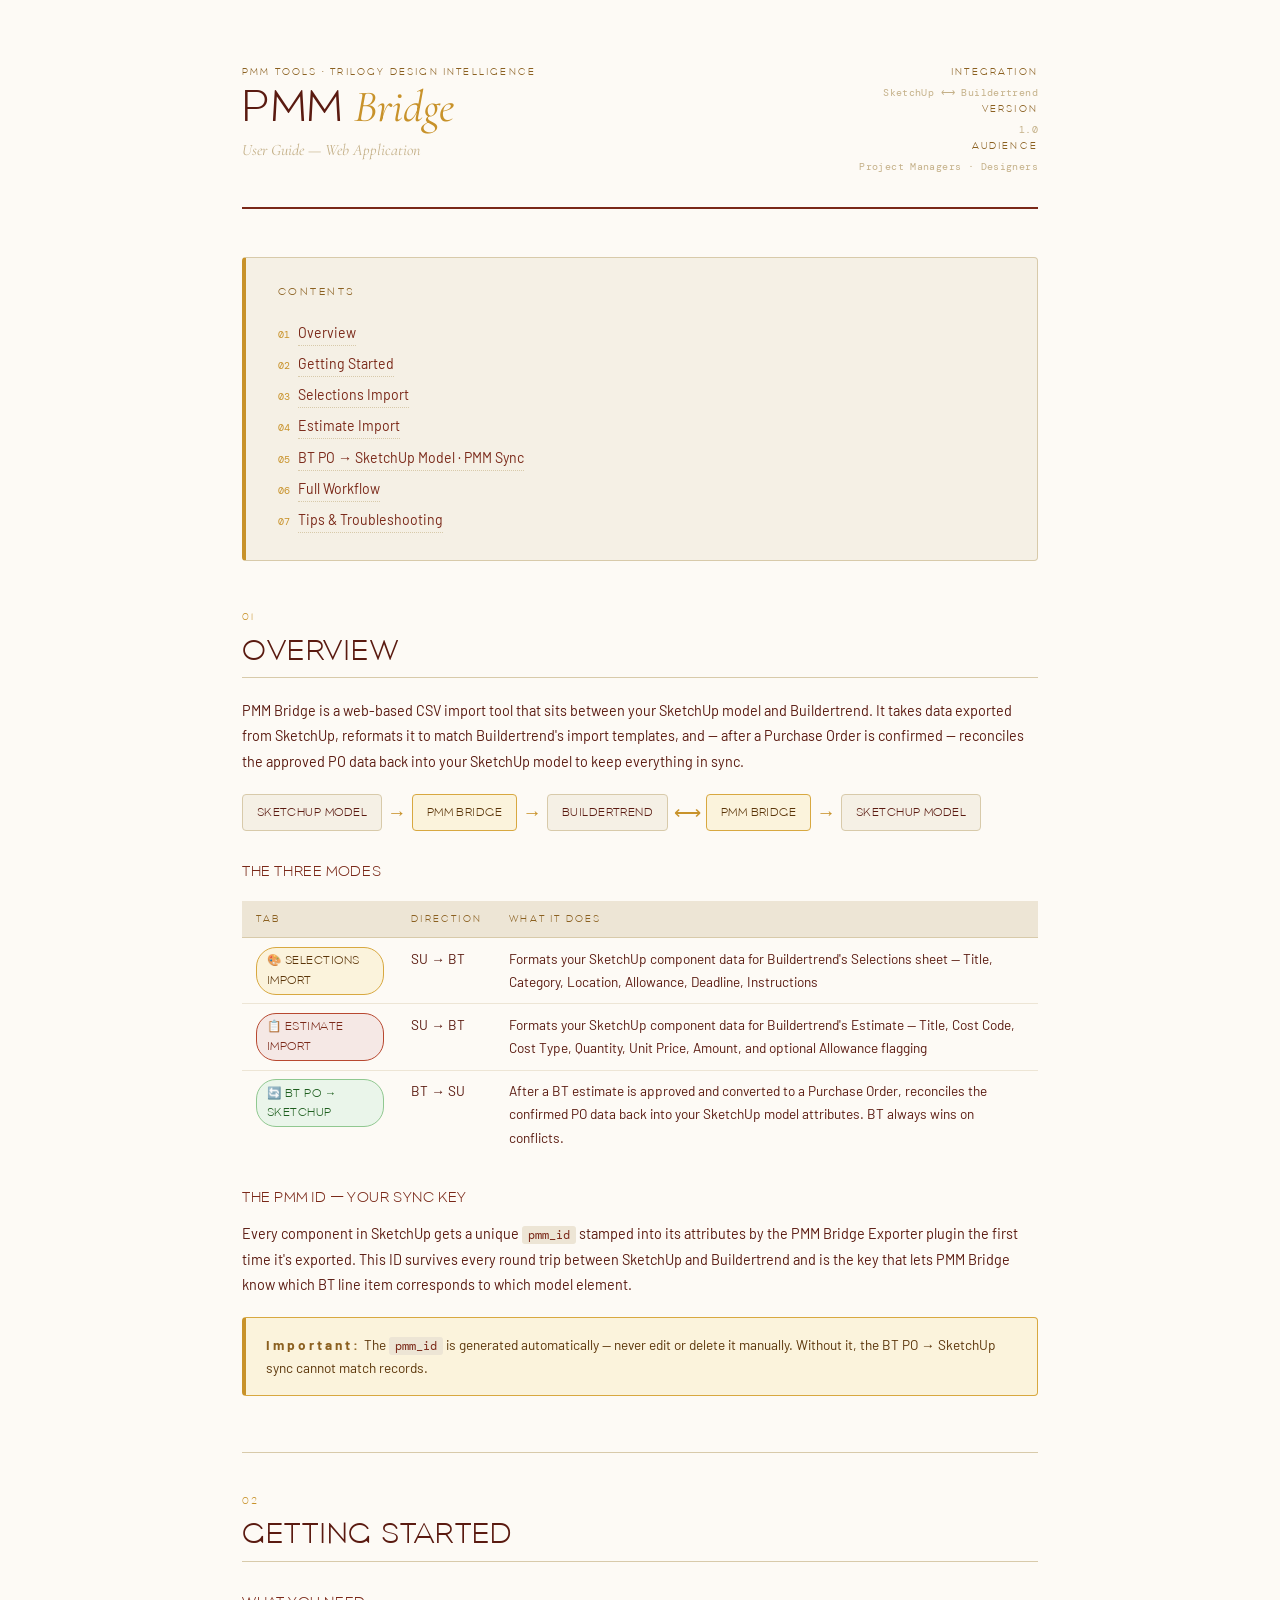
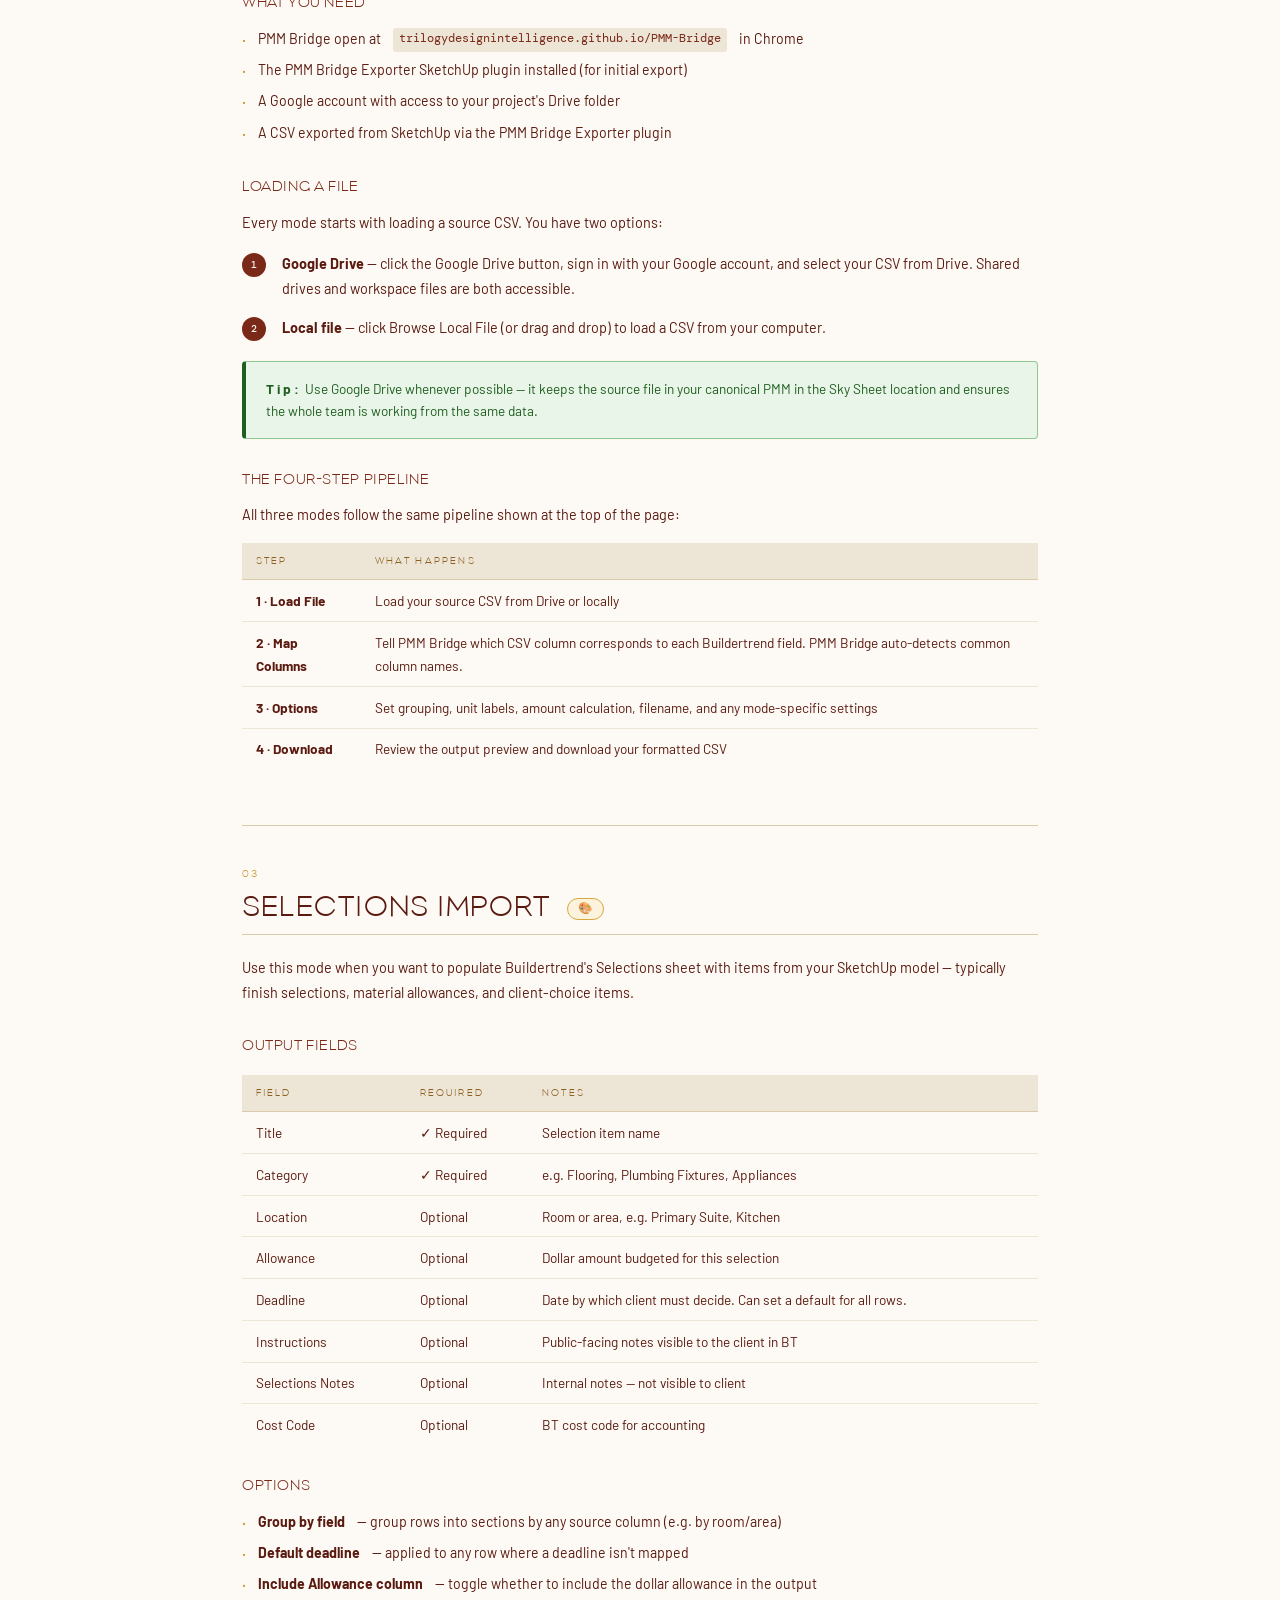
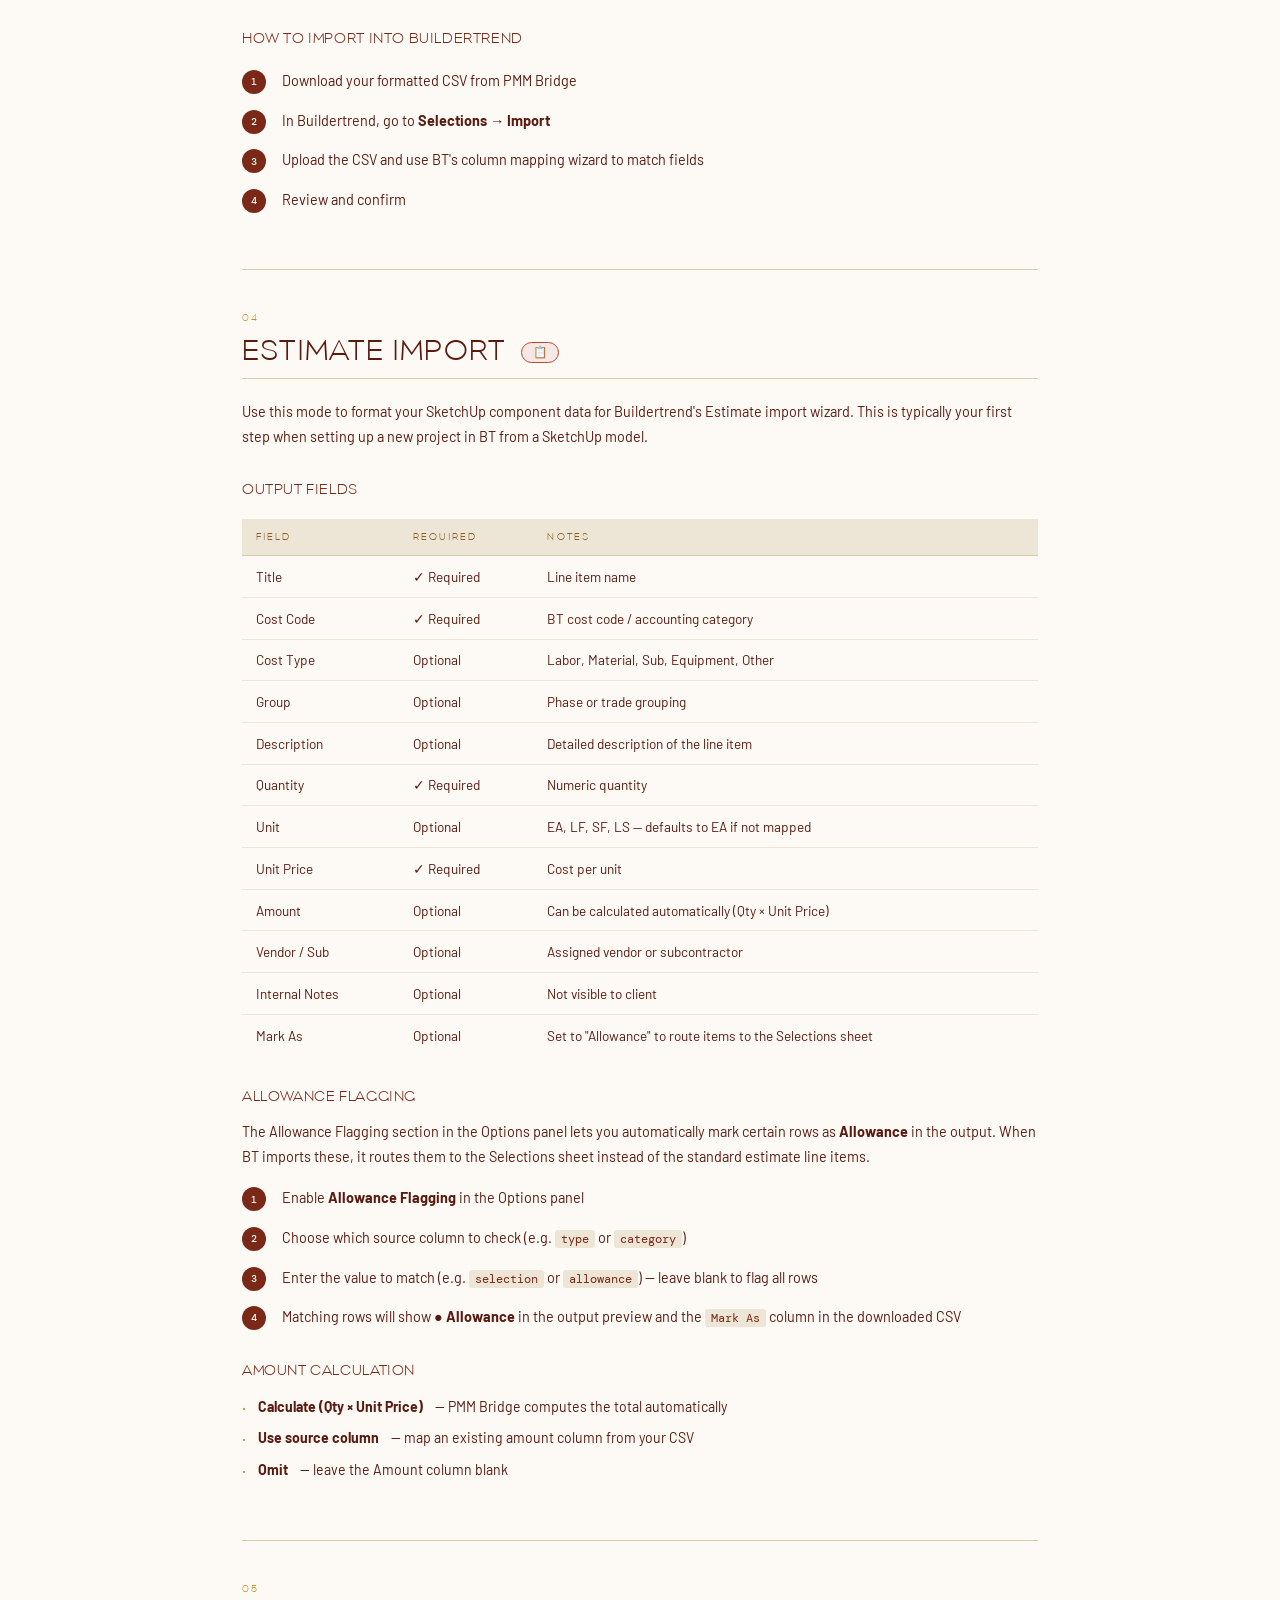
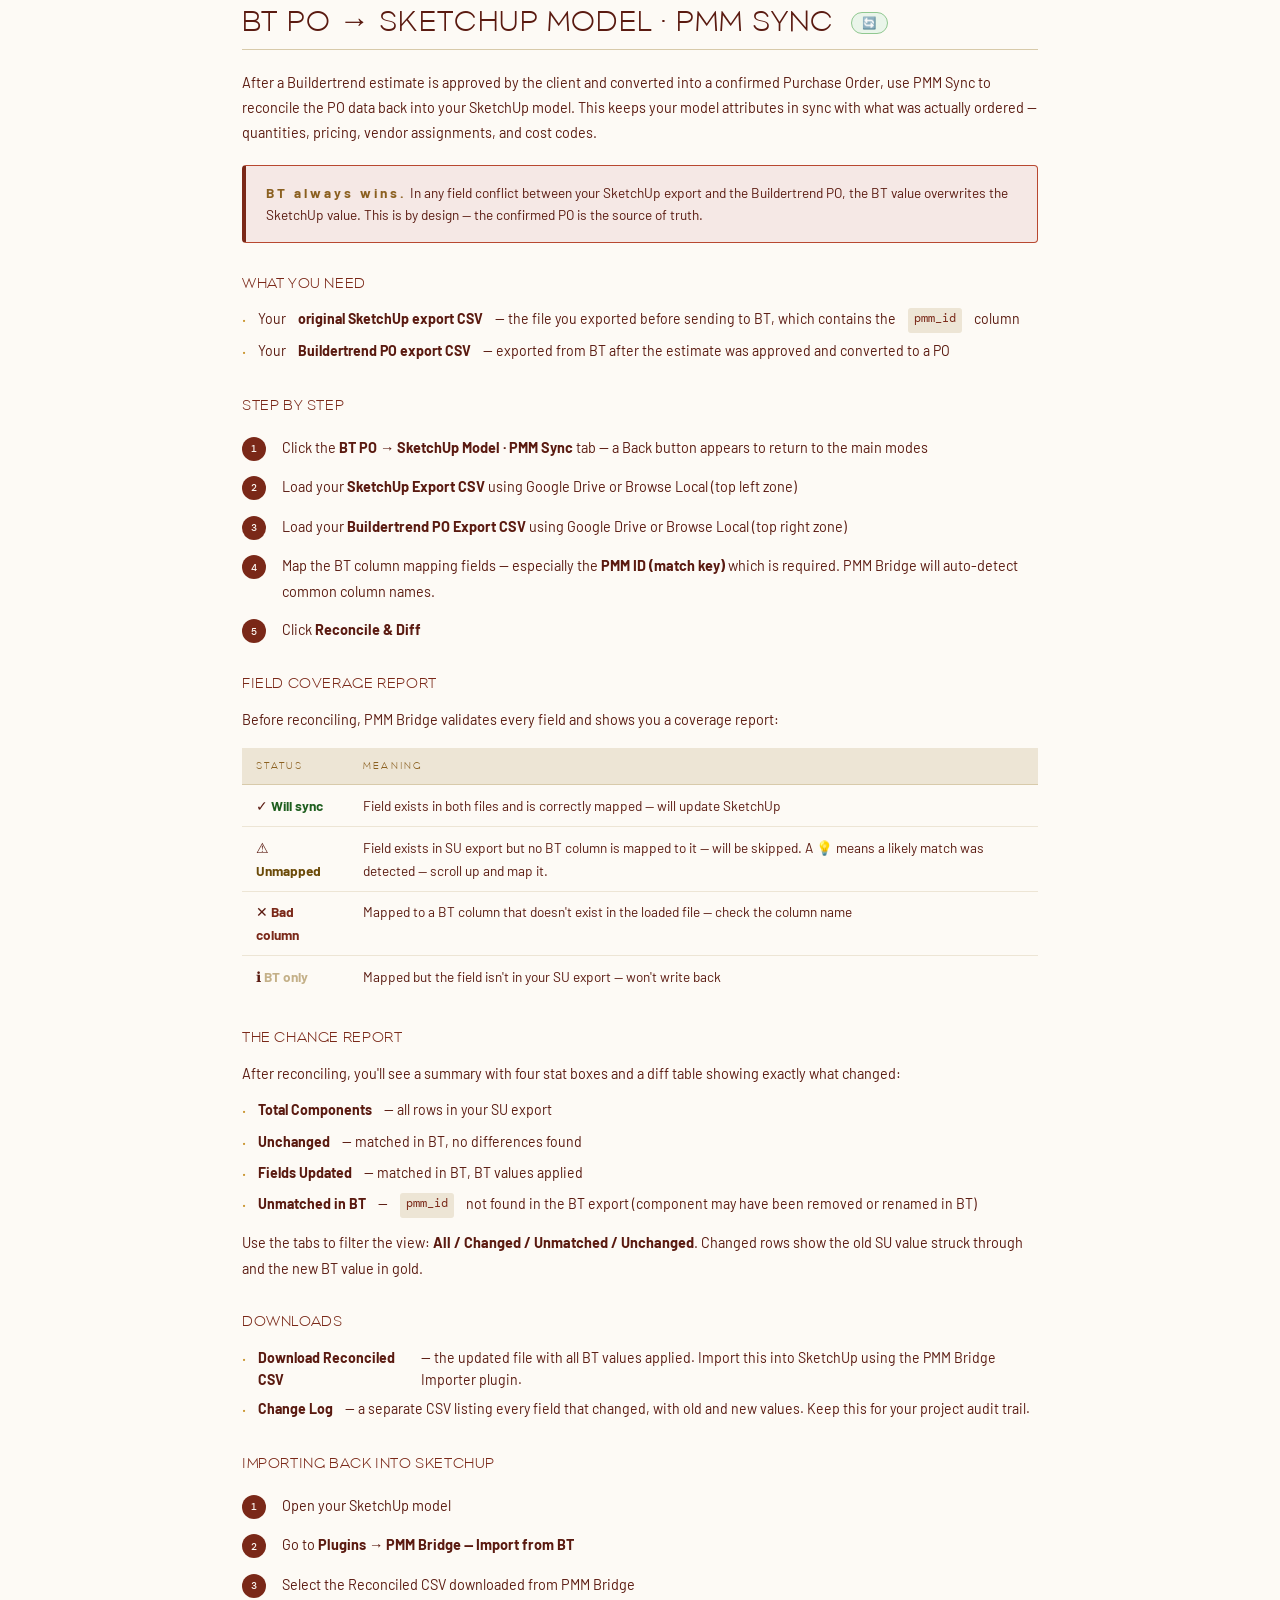
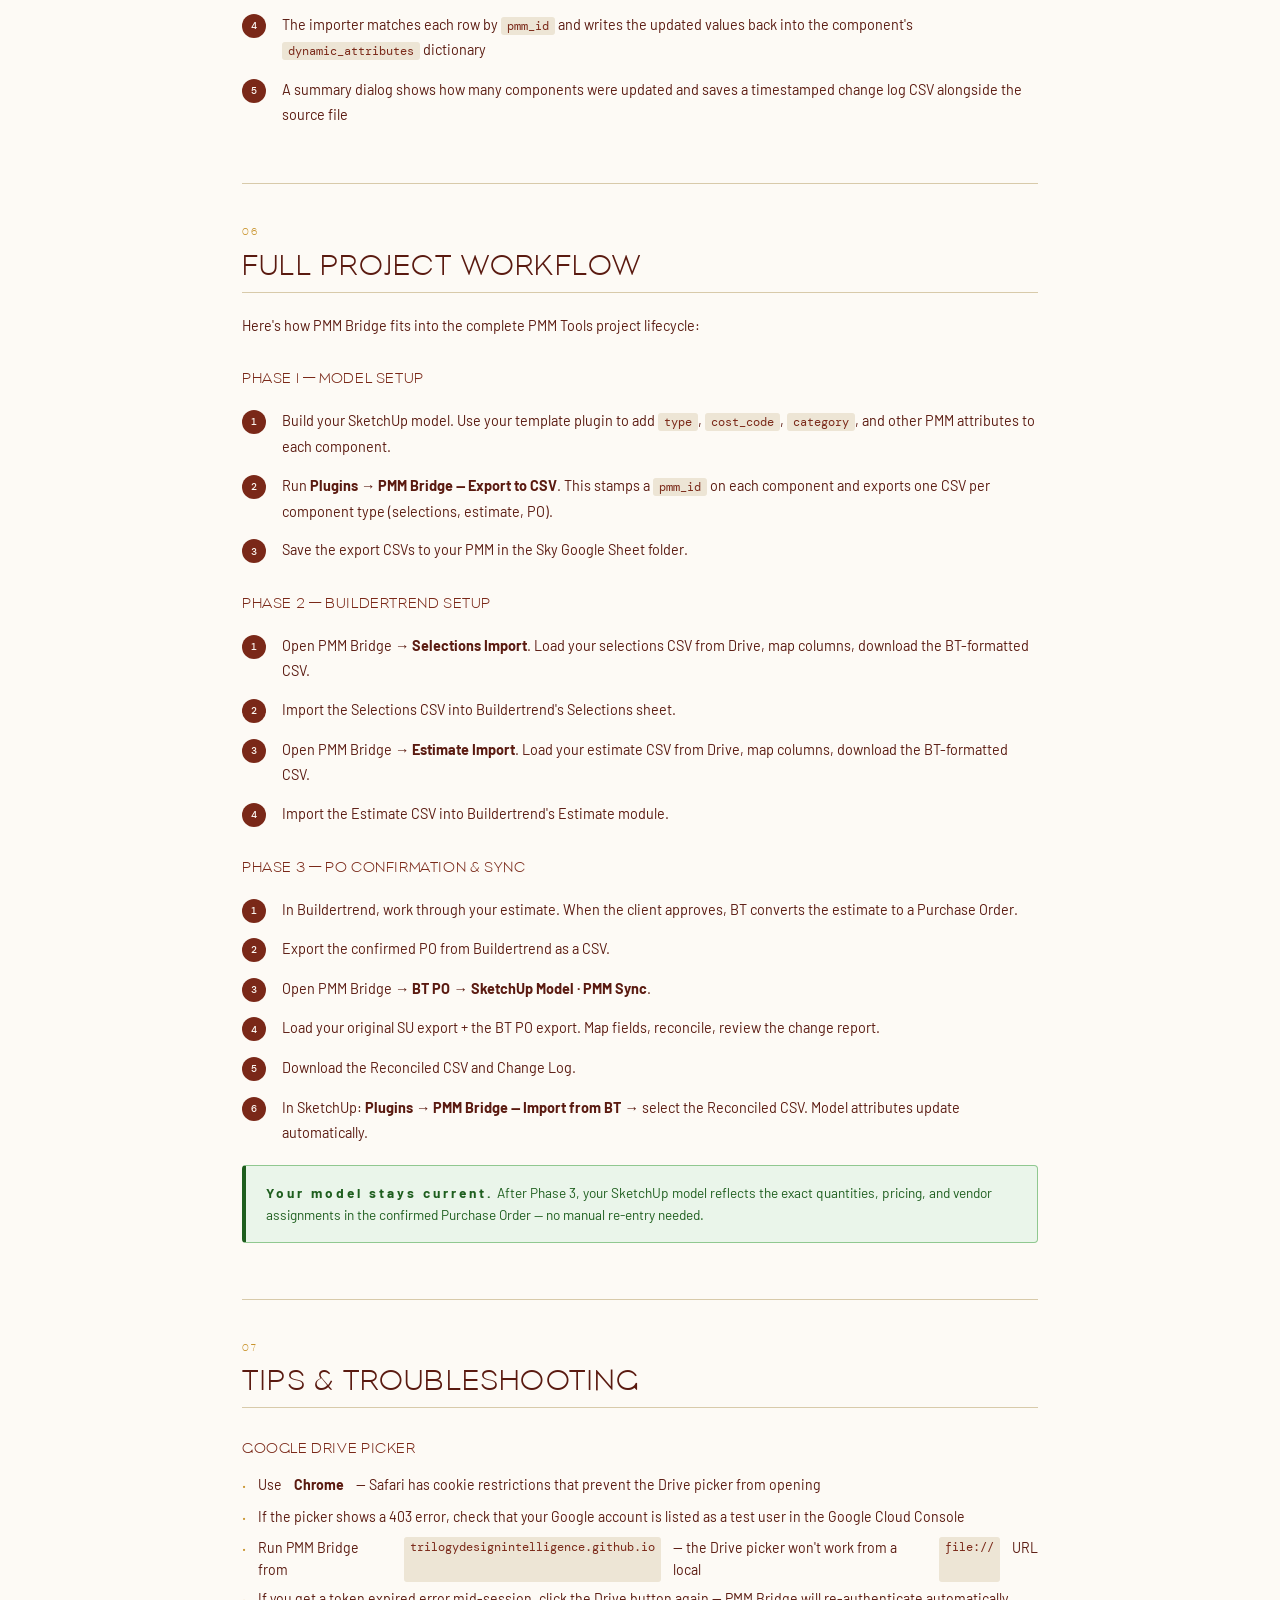
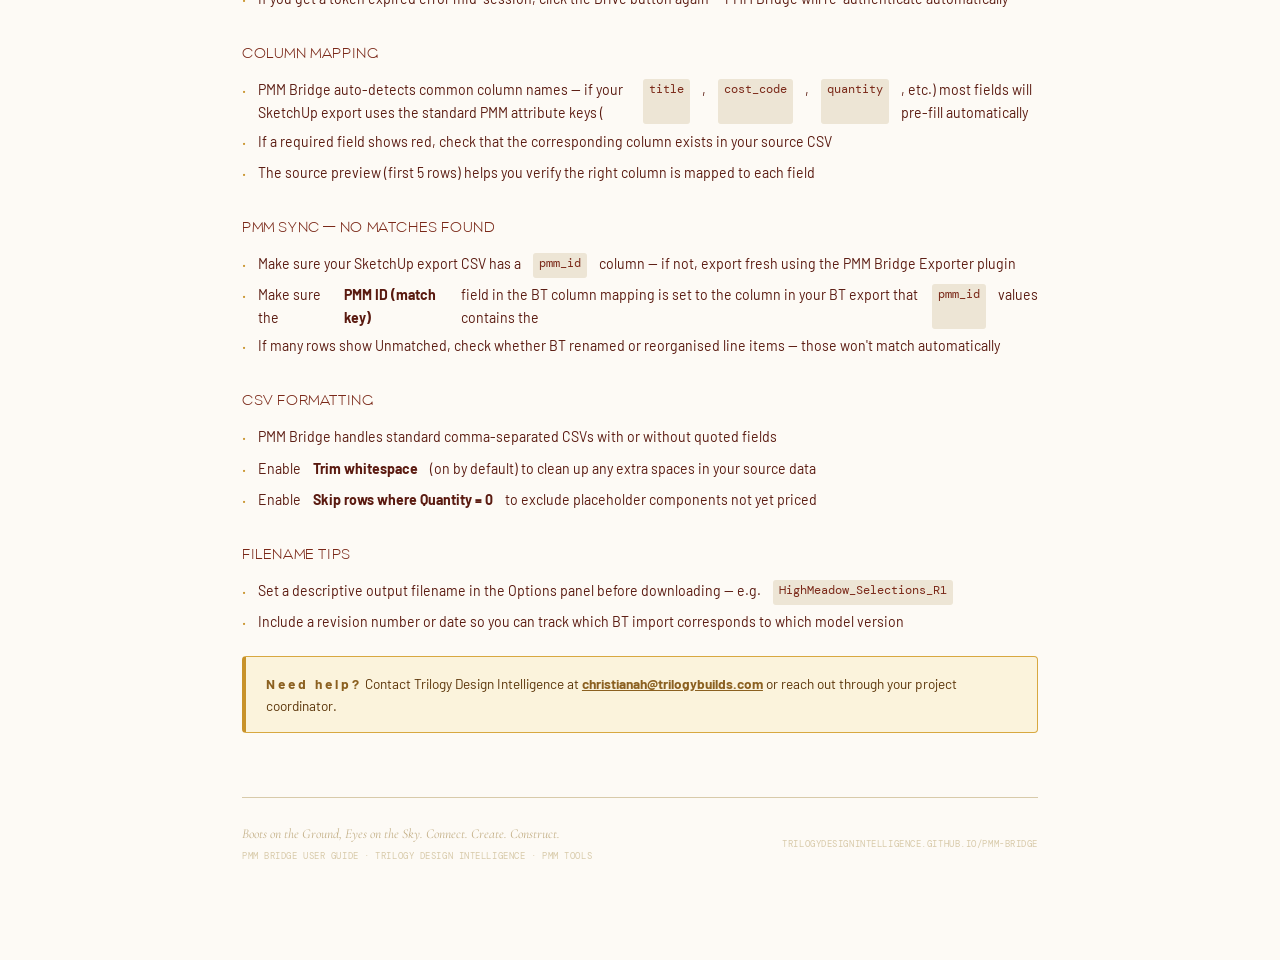
<file: guides/pmm-bridge.html>
<!DOCTYPE html>
<html lang="en">
<head>
<meta charset="UTF-8">
<meta name="viewport" content="width=device-width, initial-scale=1.0">
<title>PMM Bridge — User Guide</title>
<link href="https://fonts.googleapis.com/css2?family=Cormorant+Garamond:ital,wght@0,400;0,500;0,600;1,400;1,500&family=Libre+Baskerville:ital,wght@0,400;0,700;1,400&family=Barlow+Condensed:wght@400;600;700;800&family=Barlow:wght@400;500;600&family=DM+Mono:wght@400;500&display=swap" rel="stylesheet">
<style>
@font-face {
  font-family: 'Eagle Light';
  src: url('../assets/fonts/eagle-light.ttf') format('truetype');
  font-weight: 300; font-style: normal; font-display: swap;
}
/* ── Eagle Light retrofit — display-only, body stays Libre Baskerville ── */
.masthead-name,
h2,
.toc-title,
.section-num,
.masthead-suite,
.masthead-meta strong,
h3,
h4,
.guide-table th,
.tab-badge,
.flow-box {
  font-family: 'Eagle Light', 'Bebas Neue', 'Barlow Condensed', sans-serif !important;
  font-weight: 300 !important;
  letter-spacing: 0.04em !important;
  text-transform: uppercase;
}
.masthead-name em,
h2 em {
  font-family: 'Cormorant Garamond', Georgia, serif !important;
  font-style: italic;
  font-weight: 400 !important;
  letter-spacing: 0 !important;
  text-transform: none;
}
.toc-title,
.section-num,
.masthead-suite,
.masthead-meta strong,
h4,
.guide-table th,
.callout strong:first-child {
  letter-spacing: 0.22em !important;
}
:root {
  --cream-50:  #FDFAF5;
  --cream-100: #F5F0E5;
  --cream-200: #EDE5D5;
  --cream-300: #D8CAAA;
  --cream-400: #C4B088;
  --burg-900: #3A0C08;
  --burg-800: #5A1A10;
  --burg-700: #7A2818;
  --burg-600: #9A3820;
  --burg-500: #B84830;
  --burg-100: #F5E8E5;
  --gold-900: #5A3408;
  --gold-700: #8B6020;
  --gold-500: #C8922A;
  --gold-400: #D8A840;
  --gold-100: #FBF3DC;
  --success-text: #1E5E1E;
  --success-bg:   #EAF5EA;
  --font-display: 'Cormorant Garamond', Georgia, serif;
  --font-body:    'Libre Baskerville', Georgia, serif;
  --font-ui:      'Barlow Condensed', sans-serif;
  --font-prose:   'Barlow', sans-serif;
  --font-mono:    'DM Mono', monospace;
}

* { box-sizing: border-box; margin: 0; padding: 0; }

body {
  font-family: var(--font-body);
  background: var(--cream-50);
  color: var(--burg-900);
  line-height: 1.7;
}

.page { max-width: 860px; margin: 0 auto; padding: 4rem 2rem 6rem; }

.masthead {
  display: flex;
  align-items: flex-start;
  justify-content: space-between;
  padding-bottom: 2rem;
  margin-bottom: 3rem;
  border-bottom: 2px solid var(--burg-700);
}
.masthead-brand { display: flex; flex-direction: column; gap: 0.2rem; }
.masthead-suite {
  font-family: var(--font-mono);
  font-size: 0.62rem;
  letter-spacing: 0.18em;
  text-transform: uppercase;
  color: var(--gold-700);
}
.masthead-name {
  font-family: var(--font-display);
  font-size: 2.8rem;
  font-weight: 600;
  color: var(--burg-800);
  line-height: 1;
  letter-spacing: -0.01em;
}
.masthead-name em { font-style: italic; color: var(--gold-500); }
.masthead-doc {
  font-family: var(--font-display);
  font-style: italic;
  font-size: 1rem;
  color: var(--cream-400);
  margin-top: 0.25rem;
}
.masthead-meta {
  text-align: right;
  font-family: var(--font-mono);
  font-size: 0.6rem;
  color: var(--cream-400);
  line-height: 1.8;
  letter-spacing: 0.04em;
}
.masthead-meta strong { display: block; color: var(--gold-700); font-size: 0.62rem; margin-bottom: 2px; }

.toc {
  background: var(--cream-100);
  border: 1px solid var(--cream-300);
  border-left: 4px solid var(--gold-500);
  border-radius: 4px;
  padding: 1.5rem 2rem;
  margin-bottom: 3rem;
}
.toc-title {
  font-family: var(--font-ui);
  font-size: 0.7rem;
  font-weight: 700;
  letter-spacing: 0.14em;
  text-transform: uppercase;
  color: var(--gold-700);
  margin-bottom: 1rem;
}
.toc ol { list-style: none; counter-reset: toc; }
.toc li { counter-increment: toc; display: flex; align-items: baseline; gap: 0.5rem; padding: 0.2rem 0; }
.toc li::before {
  content: counter(toc, decimal-leading-zero);
  font-family: var(--font-mono);
  font-size: 0.62rem;
  color: var(--gold-500);
  flex-shrink: 0;
}
.toc a {
  font-family: var(--font-prose);
  font-size: 0.88rem;
  color: var(--burg-700);
  text-decoration: none;
  border-bottom: 1px dotted var(--cream-300);
}
.toc a:hover { color: var(--burg-500); border-bottom-color: var(--burg-400); }
.toc .sub { padding-left: 1.5rem; }
.toc .sub li::before { content: "—"; color: var(--cream-400); }

.section { margin-bottom: 3.5rem; }
.section-num {
  font-family: var(--font-mono);
  font-size: 0.62rem;
  color: var(--gold-500);
  letter-spacing: 0.14em;
  text-transform: uppercase;
  margin-bottom: 0.4rem;
}
h2 {
  font-family: var(--font-display);
  font-size: 1.9rem;
  font-weight: 600;
  color: var(--burg-800);
  line-height: 1.15;
  padding-bottom: 0.6rem;
  border-bottom: 1px solid var(--cream-300);
  margin-bottom: 1.25rem;
}
h3 {
  font-family: var(--font-ui);
  font-size: 0.95rem;
  font-weight: 700;
  letter-spacing: 0.07em;
  text-transform: uppercase;
  color: var(--burg-700);
  margin: 1.75rem 0 0.6rem;
}
h4 {
  font-family: var(--font-ui);
  font-size: 0.82rem;
  font-weight: 700;
  letter-spacing: 0.06em;
  text-transform: uppercase;
  color: var(--gold-700);
  margin: 1.25rem 0 0.4rem;
}
p {
  font-family: var(--font-prose);
  font-size: 0.9rem;
  color: var(--burg-800);
  line-height: 1.75;
  margin-bottom: 0.85rem;
}

.callout {
  background: var(--gold-100);
  border: 1px solid var(--gold-400);
  border-left: 4px solid var(--gold-500);
  border-radius: 4px;
  padding: 1rem 1.25rem;
  margin: 1.25rem 0;
  font-family: var(--font-prose);
  font-size: 0.85rem;
  color: var(--gold-900);
  line-height: 1.6;
}
.callout strong { color: var(--gold-700); }
.callout-tip {
  background: var(--success-bg);
  border-color: #90C890;
  border-left-color: var(--success-text);
  color: var(--success-text);
}
.callout-tip strong { color: var(--success-text); }
.callout-warn {
  background: var(--burg-100);
  border-color: var(--burg-500);
  border-left-color: var(--burg-700);
  color: var(--burg-800);
}

.steps { list-style: none; counter-reset: steps; margin: 1rem 0; }
.steps li {
  counter-increment: steps;
  display: flex;
  gap: 1rem;
  margin-bottom: 0.85rem;
  align-items: flex-start;
}
.steps li::before {
  content: counter(steps);
  display: flex;
  align-items: center;
  justify-content: center;
  width: 24px;
  height: 24px;
  border-radius: 50%;
  background: var(--burg-700);
  color: var(--cream-50);
  font-family: var(--font-mono);
  font-size: 0.65rem;
  font-weight: 500;
  flex-shrink: 0;
  margin-top: 2px;
}
.steps li p { margin: 0; }

ul.bullets { list-style: none; margin: 0.75rem 0; padding: 0; }
ul.bullets li {
  display: flex;
  gap: 0.75rem;
  font-family: var(--font-prose);
  font-size: 0.88rem;
  color: var(--burg-800);
  margin-bottom: 0.4rem;
  line-height: 1.6;
}
ul.bullets li::before {
  content: "·";
  color: var(--gold-500);
  font-size: 1.2rem;
  line-height: 1.3;
  flex-shrink: 0;
}

.guide-table { width: 100%; border-collapse: collapse; margin: 1rem 0; font-size: 0.85rem; }
.guide-table thead tr { background: var(--cream-200); }
.guide-table th {
  font-family: var(--font-mono);
  font-size: 0.62rem;
  letter-spacing: 0.1em;
  text-transform: uppercase;
  color: var(--gold-700);
  padding: 0.6rem 0.85rem;
  text-align: left;
  border-bottom: 1px solid var(--cream-300);
}
.guide-table td {
  padding: 0.55rem 0.85rem;
  border-bottom: 1px solid var(--cream-200);
  font-family: var(--font-prose);
  color: var(--burg-800);
  vertical-align: top;
}
.guide-table tr:last-child td { border-bottom: none; }
.guide-table tr:hover td { background: var(--cream-100); }

code {
  font-family: var(--font-mono);
  font-size: 0.78rem;
  background: var(--cream-200);
  color: var(--burg-700);
  padding: 1px 6px;
  border-radius: 3px;
}

.tab-badge {
  display: inline-flex;
  align-items: center;
  gap: 0.3rem;
  font-family: var(--font-ui);
  font-size: 0.72rem;
  font-weight: 700;
  letter-spacing: 0.05em;
  text-transform: uppercase;
  padding: 0.2rem 0.65rem;
  border-radius: 20px;
  vertical-align: middle;
}
.tab-sel  { background: var(--gold-100);   color: var(--gold-900);   border: 1px solid var(--gold-400); }
.tab-est  { background: var(--burg-100);   color: var(--burg-700);   border: 1px solid var(--burg-500); }
.tab-sync { background: var(--success-bg); color: var(--success-text); border: 1px solid #90C890; }

.divider { border: none; border-top: 1px solid var(--cream-300); margin: 2.5rem 0; }

.flow {
  display: flex;
  align-items: center;
  gap: 0;
  margin: 1.25rem 0;
  flex-wrap: wrap;
}
.flow-box {
  background: var(--cream-100);
  border: 1px solid var(--cream-300);
  border-radius: 4px;
  padding: 0.5rem 0.85rem;
  font-family: var(--font-mono);
  font-size: 0.72rem;
  color: var(--burg-800);
  white-space: nowrap;
}
.flow-box.highlight { background: var(--gold-100); border-color: var(--gold-400); color: var(--gold-900); font-weight: 500; }
.flow-arrow { color: var(--gold-500); font-size: 1.2rem; padding: 0 0.35rem; }

footer {
  border-top: 1px solid var(--cream-300);
  margin-top: 4rem;
  padding-top: 1.5rem;
  display: flex;
  justify-content: space-between;
  align-items: center;
}
.footer-brand { font-family: var(--font-display); font-style: italic; font-size: 0.85rem; color: var(--cream-400); }
.footer-meta { font-family: var(--font-mono); font-size: 0.58rem; color: var(--cream-300); letter-spacing: 0.06em; text-transform: uppercase; margin-top: 3px; }

@media print {
  body { background: white; }
  .page { padding: 2rem; }
}
</style>
</head>
<body>
<div class="page">

  <div class="masthead">
    <div class="masthead-brand">
      <div class="masthead-suite">PMM Tools · Trilogy Design Intelligence</div>
      <div class="masthead-name">PMM <em>Bridge</em></div>
      <div class="masthead-doc">User Guide — Web Application</div>
    </div>
    <div class="masthead-meta">
      <strong>Integration</strong>
      SketchUp ⟷ Buildertrend<br>
      <strong>Version</strong>
      1.0<br>
      <strong>Audience</strong>
      Project Managers · Designers
    </div>
  </div>

  <div class="toc">
    <div class="toc-title">Contents</div>
    <ol>
      <li><a href="#overview">Overview</a></li>
      <li><a href="#getting-started">Getting Started</a></li>
      <li><a href="#selections">Selections Import</a></li>
      <li><a href="#estimate">Estimate Import</a></li>
      <li><a href="#po-sync">BT PO → SketchUp Model · PMM Sync</a></li>
      <li><a href="#workflow">Full Workflow</a></li>
      <li><a href="#tips">Tips &amp; Troubleshooting</a></li>
    </ol>
  </div>

  <div class="section" id="overview">
    <div class="section-num">01</div>
    <h2>Overview</h2>
    <p>PMM Bridge is a web-based CSV import tool that sits between your SketchUp model and Buildertrend. It takes data exported from SketchUp, reformats it to match Buildertrend's import templates, and — after a Purchase Order is confirmed — reconciles the approved PO data back into your SketchUp model to keep everything in sync.</p>
    <div class="flow">
      <div class="flow-box">SketchUp Model</div><div class="flow-arrow">→</div>
      <div class="flow-box highlight">PMM Bridge</div><div class="flow-arrow">→</div>
      <div class="flow-box">Buildertrend</div><div class="flow-arrow">⟷</div>
      <div class="flow-box highlight">PMM Bridge</div><div class="flow-arrow">→</div>
      <div class="flow-box">SketchUp Model</div>
    </div>
    <h3>The Three Modes</h3>
    <table class="guide-table">
      <thead><tr><th>Tab</th><th>Direction</th><th>What it does</th></tr></thead>
      <tbody>
        <tr><td><span class="tab-badge tab-sel">🎨 Selections Import</span></td><td>SU → BT</td><td>Formats your SketchUp component data for Buildertrend's Selections sheet — Title, Category, Location, Allowance, Deadline, Instructions</td></tr>
        <tr><td><span class="tab-badge tab-est">📋 Estimate Import</span></td><td>SU → BT</td><td>Formats your SketchUp component data for Buildertrend's Estimate — Title, Cost Code, Cost Type, Quantity, Unit Price, Amount, and optional Allowance flagging</td></tr>
        <tr><td><span class="tab-badge tab-sync">🔄 BT PO → SketchUp</span></td><td>BT → SU</td><td>After a BT estimate is approved and converted to a Purchase Order, reconciles the confirmed PO data back into your SketchUp model attributes. BT always wins on conflicts.</td></tr>
      </tbody>
    </table>
    <h3>The PMM ID — Your Sync Key</h3>
    <p>Every component in SketchUp gets a unique <code>pmm_id</code> stamped into its attributes by the PMM Bridge Exporter plugin the first time it's exported. This ID survives every round trip between SketchUp and Buildertrend and is the key that lets PMM Bridge know which BT line item corresponds to which model element.</p>
    <div class="callout"><strong>Important:</strong> The <code>pmm_id</code> is generated automatically — never edit or delete it manually. Without it, the BT PO → SketchUp sync cannot match records.</div>
  </div>

  <hr class="divider">

  <div class="section" id="getting-started">
    <div class="section-num">02</div>
    <h2>Getting Started</h2>
    <h3>What You Need</h3>
    <ul class="bullets">
      <li>PMM Bridge open at <code>trilogydesignintelligence.github.io/PMM-Bridge</code> in Chrome</li>
      <li>The PMM Bridge Exporter SketchUp plugin installed (for initial export)</li>
      <li>A Google account with access to your project's Drive folder</li>
      <li>A CSV exported from SketchUp via the PMM Bridge Exporter plugin</li>
    </ul>
    <h3>Loading a File</h3>
    <p>Every mode starts with loading a source CSV. You have two options:</p>
    <ol class="steps">
      <li><p><strong>Google Drive</strong> — click the Google Drive button, sign in with your Google account, and select your CSV from Drive. Shared drives and workspace files are both accessible.</p></li>
      <li><p><strong>Local file</strong> — click Browse Local File (or drag and drop) to load a CSV from your computer.</p></li>
    </ol>
    <div class="callout callout-tip"><strong>Tip:</strong> Use Google Drive whenever possible — it keeps the source file in your canonical PMM in the Sky Sheet location and ensures the whole team is working from the same data.</div>
    <h3>The Four-Step Pipeline</h3>
    <p>All three modes follow the same pipeline shown at the top of the page:</p>
    <table class="guide-table">
      <thead><tr><th>Step</th><th>What happens</th></tr></thead>
      <tbody>
        <tr><td><strong>1 · Load File</strong></td><td>Load your source CSV from Drive or locally</td></tr>
        <tr><td><strong>2 · Map Columns</strong></td><td>Tell PMM Bridge which CSV column corresponds to each Buildertrend field. PMM Bridge auto-detects common column names.</td></tr>
        <tr><td><strong>3 · Options</strong></td><td>Set grouping, unit labels, amount calculation, filename, and any mode-specific settings</td></tr>
        <tr><td><strong>4 · Download</strong></td><td>Review the output preview and download your formatted CSV</td></tr>
      </tbody>
    </table>
  </div>

  <hr class="divider">

  <div class="section" id="selections">
    <div class="section-num">03</div>
    <h2>Selections Import <span class="tab-badge tab-sel" style="vertical-align:middle;margin-left:0.5rem;">🎨</span></h2>
    <p>Use this mode when you want to populate Buildertrend's Selections sheet with items from your SketchUp model — typically finish selections, material allowances, and client-choice items.</p>
    <h3>Output Fields</h3>
    <table class="guide-table">
      <thead><tr><th>Field</th><th>Required</th><th>Notes</th></tr></thead>
      <tbody>
        <tr><td>Title</td><td>✓ Required</td><td>Selection item name</td></tr>
        <tr><td>Category</td><td>✓ Required</td><td>e.g. Flooring, Plumbing Fixtures, Appliances</td></tr>
        <tr><td>Location</td><td>Optional</td><td>Room or area, e.g. Primary Suite, Kitchen</td></tr>
        <tr><td>Allowance</td><td>Optional</td><td>Dollar amount budgeted for this selection</td></tr>
        <tr><td>Deadline</td><td>Optional</td><td>Date by which client must decide. Can set a default for all rows.</td></tr>
        <tr><td>Instructions</td><td>Optional</td><td>Public-facing notes visible to the client in BT</td></tr>
        <tr><td>Selections Notes</td><td>Optional</td><td>Internal notes — not visible to client</td></tr>
        <tr><td>Cost Code</td><td>Optional</td><td>BT cost code for accounting</td></tr>
      </tbody>
    </table>
    <h3>Options</h3>
    <ul class="bullets">
      <li><strong>Group by field</strong> — group rows into sections by any source column (e.g. by room/area)</li>
      <li><strong>Default deadline</strong> — applied to any row where a deadline isn't mapped</li>
      <li><strong>Include Allowance column</strong> — toggle whether to include the dollar allowance in the output</li>
    </ul>
    <h3>How to Import into Buildertrend</h3>
    <ol class="steps">
      <li><p>Download your formatted CSV from PMM Bridge</p></li>
      <li><p>In Buildertrend, go to <strong>Selections → Import</strong></p></li>
      <li><p>Upload the CSV and use BT's column mapping wizard to match fields</p></li>
      <li><p>Review and confirm</p></li>
    </ol>
  </div>

  <hr class="divider">

  <div class="section" id="estimate">
    <div class="section-num">04</div>
    <h2>Estimate Import <span class="tab-badge tab-est" style="vertical-align:middle;margin-left:0.5rem;">📋</span></h2>
    <p>Use this mode to format your SketchUp component data for Buildertrend's Estimate import wizard. This is typically your first step when setting up a new project in BT from a SketchUp model.</p>
    <h3>Output Fields</h3>
    <table class="guide-table">
      <thead><tr><th>Field</th><th>Required</th><th>Notes</th></tr></thead>
      <tbody>
        <tr><td>Title</td><td>✓ Required</td><td>Line item name</td></tr>
        <tr><td>Cost Code</td><td>✓ Required</td><td>BT cost code / accounting category</td></tr>
        <tr><td>Cost Type</td><td>Optional</td><td>Labor, Material, Sub, Equipment, Other</td></tr>
        <tr><td>Group</td><td>Optional</td><td>Phase or trade grouping</td></tr>
        <tr><td>Description</td><td>Optional</td><td>Detailed description of the line item</td></tr>
        <tr><td>Quantity</td><td>✓ Required</td><td>Numeric quantity</td></tr>
        <tr><td>Unit</td><td>Optional</td><td>EA, LF, SF, LS — defaults to EA if not mapped</td></tr>
        <tr><td>Unit Price</td><td>✓ Required</td><td>Cost per unit</td></tr>
        <tr><td>Amount</td><td>Optional</td><td>Can be calculated automatically (Qty × Unit Price)</td></tr>
        <tr><td>Vendor / Sub</td><td>Optional</td><td>Assigned vendor or subcontractor</td></tr>
        <tr><td>Internal Notes</td><td>Optional</td><td>Not visible to client</td></tr>
        <tr><td>Mark As</td><td>Optional</td><td>Set to "Allowance" to route items to the Selections sheet</td></tr>
      </tbody>
    </table>
    <h3>Allowance Flagging</h3>
    <p>The Allowance Flagging section in the Options panel lets you automatically mark certain rows as <strong>Allowance</strong> in the output. When BT imports these, it routes them to the Selections sheet instead of the standard estimate line items.</p>
    <ol class="steps">
      <li><p>Enable <strong>Allowance Flagging</strong> in the Options panel</p></li>
      <li><p>Choose which source column to check (e.g. <code>type</code> or <code>category</code>)</p></li>
      <li><p>Enter the value to match (e.g. <code>selection</code> or <code>allowance</code>) — leave blank to flag all rows</p></li>
      <li><p>Matching rows will show <strong>● Allowance</strong> in the output preview and the <code>Mark As</code> column in the downloaded CSV</p></li>
    </ol>
    <h3>Amount Calculation</h3>
    <ul class="bullets">
      <li><strong>Calculate (Qty × Unit Price)</strong> — PMM Bridge computes the total automatically</li>
      <li><strong>Use source column</strong> — map an existing amount column from your CSV</li>
      <li><strong>Omit</strong> — leave the Amount column blank</li>
    </ul>
  </div>

  <hr class="divider">

  <div class="section" id="po-sync">
    <div class="section-num">05</div>
    <h2>BT PO → SketchUp Model · PMM Sync <span class="tab-badge tab-sync" style="vertical-align:middle;margin-left:0.5rem;">🔄</span></h2>
    <p>After a Buildertrend estimate is approved by the client and converted into a confirmed Purchase Order, use PMM Sync to reconcile the PO data back into your SketchUp model. This keeps your model attributes in sync with what was actually ordered — quantities, pricing, vendor assignments, and cost codes.</p>
    <div class="callout callout-warn"><strong>BT always wins.</strong> In any field conflict between your SketchUp export and the Buildertrend PO, the BT value overwrites the SketchUp value. This is by design — the confirmed PO is the source of truth.</div>
    <h3>What You Need</h3>
    <ul class="bullets">
      <li>Your <strong>original SketchUp export CSV</strong> — the file you exported before sending to BT, which contains the <code>pmm_id</code> column</li>
      <li>Your <strong>Buildertrend PO export CSV</strong> — exported from BT after the estimate was approved and converted to a PO</li>
    </ul>
    <h3>Step by Step</h3>
    <ol class="steps">
      <li><p>Click the <strong>BT PO → SketchUp Model · PMM Sync</strong> tab — a Back button appears to return to the main modes</p></li>
      <li><p>Load your <strong>SketchUp Export CSV</strong> using Google Drive or Browse Local (top left zone)</p></li>
      <li><p>Load your <strong>Buildertrend PO Export CSV</strong> using Google Drive or Browse Local (top right zone)</p></li>
      <li><p>Map the BT column mapping fields — especially the <strong>PMM ID (match key)</strong> which is required. PMM Bridge will auto-detect common column names.</p></li>
      <li><p>Click <strong>Reconcile &amp; Diff</strong></p></li>
    </ol>
    <h3>Field Coverage Report</h3>
    <p>Before reconciling, PMM Bridge validates every field and shows you a coverage report:</p>
    <table class="guide-table">
      <thead><tr><th>Status</th><th>Meaning</th></tr></thead>
      <tbody>
        <tr><td>✓ <strong style="color:#1E5E1E;">Will sync</strong></td><td>Field exists in both files and is correctly mapped — will update SketchUp</td></tr>
        <tr><td>⚠ <strong style="color:#6B4A08;">Unmapped</strong></td><td>Field exists in SU export but no BT column is mapped to it — will be skipped. A 💡 means a likely match was detected — scroll up and map it.</td></tr>
        <tr><td>✕ <strong style="color:#7A2818;">Bad column</strong></td><td>Mapped to a BT column that doesn't exist in the loaded file — check the column name</td></tr>
        <tr><td>ℹ <strong style="color:#C4B088;">BT only</strong></td><td>Mapped but the field isn't in your SU export — won't write back</td></tr>
      </tbody>
    </table>
    <h3>The Change Report</h3>
    <p>After reconciling, you'll see a summary with four stat boxes and a diff table showing exactly what changed:</p>
    <ul class="bullets">
      <li><strong>Total Components</strong> — all rows in your SU export</li>
      <li><strong>Unchanged</strong> — matched in BT, no differences found</li>
      <li><strong>Fields Updated</strong> — matched in BT, BT values applied</li>
      <li><strong>Unmatched in BT</strong> — <code>pmm_id</code> not found in the BT export (component may have been removed or renamed in BT)</li>
    </ul>
    <p>Use the tabs to filter the view: <strong>All / Changed / Unmatched / Unchanged</strong>. Changed rows show the old SU value struck through and the new BT value in gold.</p>
    <h3>Downloads</h3>
    <ul class="bullets">
      <li><strong>Download Reconciled CSV</strong> — the updated file with all BT values applied. Import this into SketchUp using the PMM Bridge Importer plugin.</li>
      <li><strong>Change Log</strong> — a separate CSV listing every field that changed, with old and new values. Keep this for your project audit trail.</li>
    </ul>
    <h3>Importing Back into SketchUp</h3>
    <ol class="steps">
      <li><p>Open your SketchUp model</p></li>
      <li><p>Go to <strong>Plugins → PMM Bridge — Import from BT</strong></p></li>
      <li><p>Select the Reconciled CSV downloaded from PMM Bridge</p></li>
      <li><p>The importer matches each row by <code>pmm_id</code> and writes the updated values back into the component's <code>dynamic_attributes</code> dictionary</p></li>
      <li><p>A summary dialog shows how many components were updated and saves a timestamped change log CSV alongside the source file</p></li>
    </ol>
  </div>

  <hr class="divider">

  <div class="section" id="workflow">
    <div class="section-num">06</div>
    <h2>Full Project Workflow</h2>
    <p>Here's how PMM Bridge fits into the complete PMM Tools project lifecycle:</p>
    <h3>Phase 1 — Model Setup</h3>
    <ol class="steps">
      <li><p>Build your SketchUp model. Use your template plugin to add <code>type</code>, <code>cost_code</code>, <code>category</code>, and other PMM attributes to each component.</p></li>
      <li><p>Run <strong>Plugins → PMM Bridge — Export to CSV</strong>. This stamps a <code>pmm_id</code> on each component and exports one CSV per component type (selections, estimate, PO).</p></li>
      <li><p>Save the export CSVs to your PMM in the Sky Google Sheet folder.</p></li>
    </ol>
    <h3>Phase 2 — Buildertrend Setup</h3>
    <ol class="steps">
      <li><p>Open PMM Bridge → <strong>Selections Import</strong>. Load your selections CSV from Drive, map columns, download the BT-formatted CSV.</p></li>
      <li><p>Import the Selections CSV into Buildertrend's Selections sheet.</p></li>
      <li><p>Open PMM Bridge → <strong>Estimate Import</strong>. Load your estimate CSV from Drive, map columns, download the BT-formatted CSV.</p></li>
      <li><p>Import the Estimate CSV into Buildertrend's Estimate module.</p></li>
    </ol>
    <h3>Phase 3 — PO Confirmation &amp; Sync</h3>
    <ol class="steps">
      <li><p>In Buildertrend, work through your estimate. When the client approves, BT converts the estimate to a Purchase Order.</p></li>
      <li><p>Export the confirmed PO from Buildertrend as a CSV.</p></li>
      <li><p>Open PMM Bridge → <strong>BT PO → SketchUp Model · PMM Sync</strong>.</p></li>
      <li><p>Load your original SU export + the BT PO export. Map fields, reconcile, review the change report.</p></li>
      <li><p>Download the Reconciled CSV and Change Log.</p></li>
      <li><p>In SketchUp: <strong>Plugins → PMM Bridge — Import from BT</strong> → select the Reconciled CSV. Model attributes update automatically.</p></li>
    </ol>
    <div class="callout callout-tip"><strong>Your model stays current.</strong> After Phase 3, your SketchUp model reflects the exact quantities, pricing, and vendor assignments in the confirmed Purchase Order — no manual re-entry needed.</div>
  </div>

  <hr class="divider">

  <div class="section" id="tips">
    <div class="section-num">07</div>
    <h2>Tips &amp; Troubleshooting</h2>
    <h3>Google Drive Picker</h3>
    <ul class="bullets">
      <li>Use <strong>Chrome</strong> — Safari has cookie restrictions that prevent the Drive picker from opening</li>
      <li>If the picker shows a 403 error, check that your Google account is listed as a test user in the Google Cloud Console</li>
      <li>Run PMM Bridge from <code>trilogydesignintelligence.github.io</code> — the Drive picker won't work from a local <code>file://</code> URL</li>
      <li>If you get a token expired error mid-session, click the Drive button again — PMM Bridge will re-authenticate automatically</li>
    </ul>
    <h3>Column Mapping</h3>
    <ul class="bullets">
      <li>PMM Bridge auto-detects common column names — if your SketchUp export uses the standard PMM attribute keys (<code>title</code>, <code>cost_code</code>, <code>quantity</code>, etc.) most fields will pre-fill automatically</li>
      <li>If a required field shows red, check that the corresponding column exists in your source CSV</li>
      <li>The source preview (first 5 rows) helps you verify the right column is mapped to each field</li>
    </ul>
    <h3>PMM Sync — No Matches Found</h3>
    <ul class="bullets">
      <li>Make sure your SketchUp export CSV has a <code>pmm_id</code> column — if not, export fresh using the PMM Bridge Exporter plugin</li>
      <li>Make sure the <strong>PMM ID (match key)</strong> field in the BT column mapping is set to the column in your BT export that contains the <code>pmm_id</code> values</li>
      <li>If many rows show Unmatched, check whether BT renamed or reorganised line items — those won't match automatically</li>
    </ul>
    <h3>CSV Formatting</h3>
    <ul class="bullets">
      <li>PMM Bridge handles standard comma-separated CSVs with or without quoted fields</li>
      <li>Enable <strong>Trim whitespace</strong> (on by default) to clean up any extra spaces in your source data</li>
      <li>Enable <strong>Skip rows where Quantity = 0</strong> to exclude placeholder components not yet priced</li>
    </ul>
    <h3>Filename Tips</h3>
    <ul class="bullets">
      <li>Set a descriptive output filename in the Options panel before downloading — e.g. <code>HighMeadow_Selections_R1</code></li>
      <li>Include a revision number or date so you can track which BT import corresponds to which model version</li>
    </ul>
    <div class="callout"><strong>Need help?</strong> Contact Trilogy Design Intelligence at <strong><a href="mailto:christianah@trilogybuilds.com" style="color:inherit;">christianah@trilogybuilds.com</a></strong> or reach out through your project coordinator.</div>
  </div>

  <footer>
    <div>
      <div class="footer-brand">Boots on the Ground, Eyes on the Sky. Connect. Create. Construct.</div>
      <div class="footer-meta">PMM Bridge User Guide · Trilogy Design Intelligence · PMM Tools</div>
    </div>
    <div style="text-align:right;">
      <div class="footer-meta">trilogydesignintelligence.github.io/PMM-Bridge</div>
    </div>
  </footer>

</div>
</body>
</html>
</file>
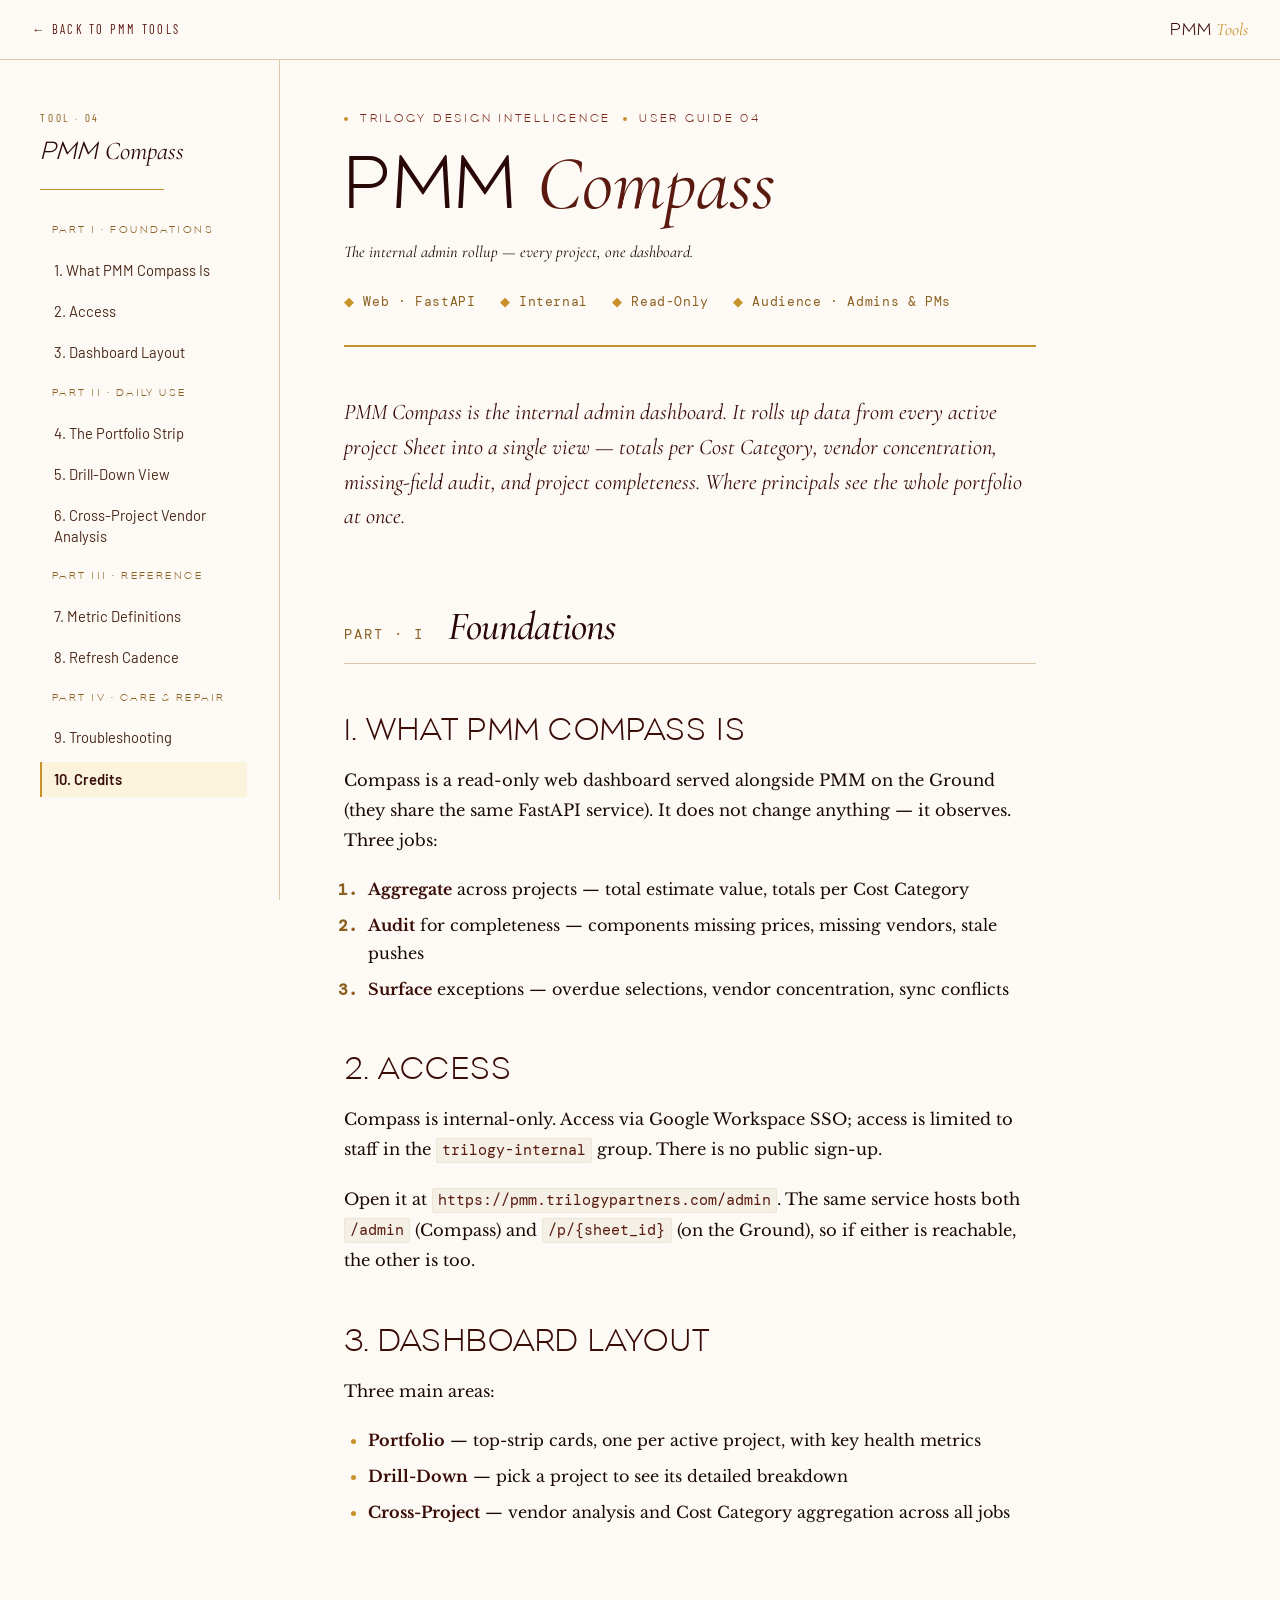
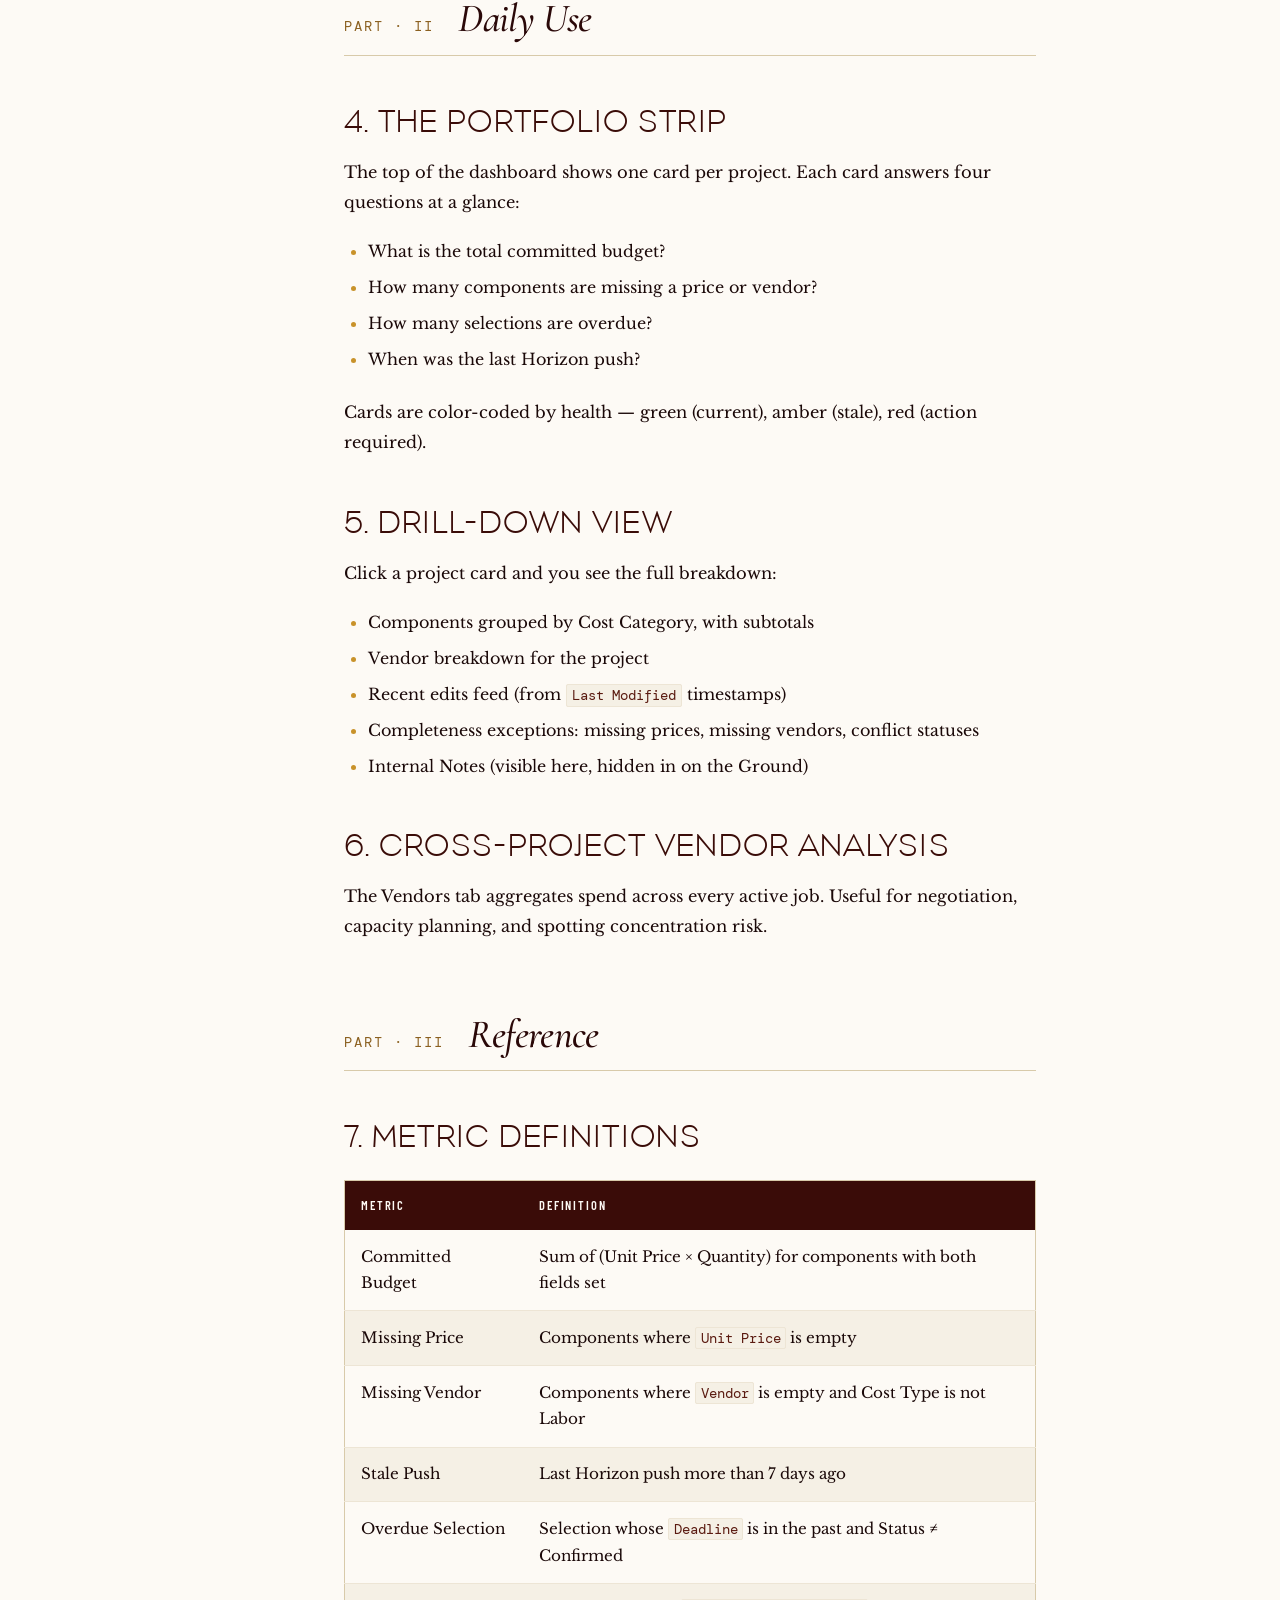
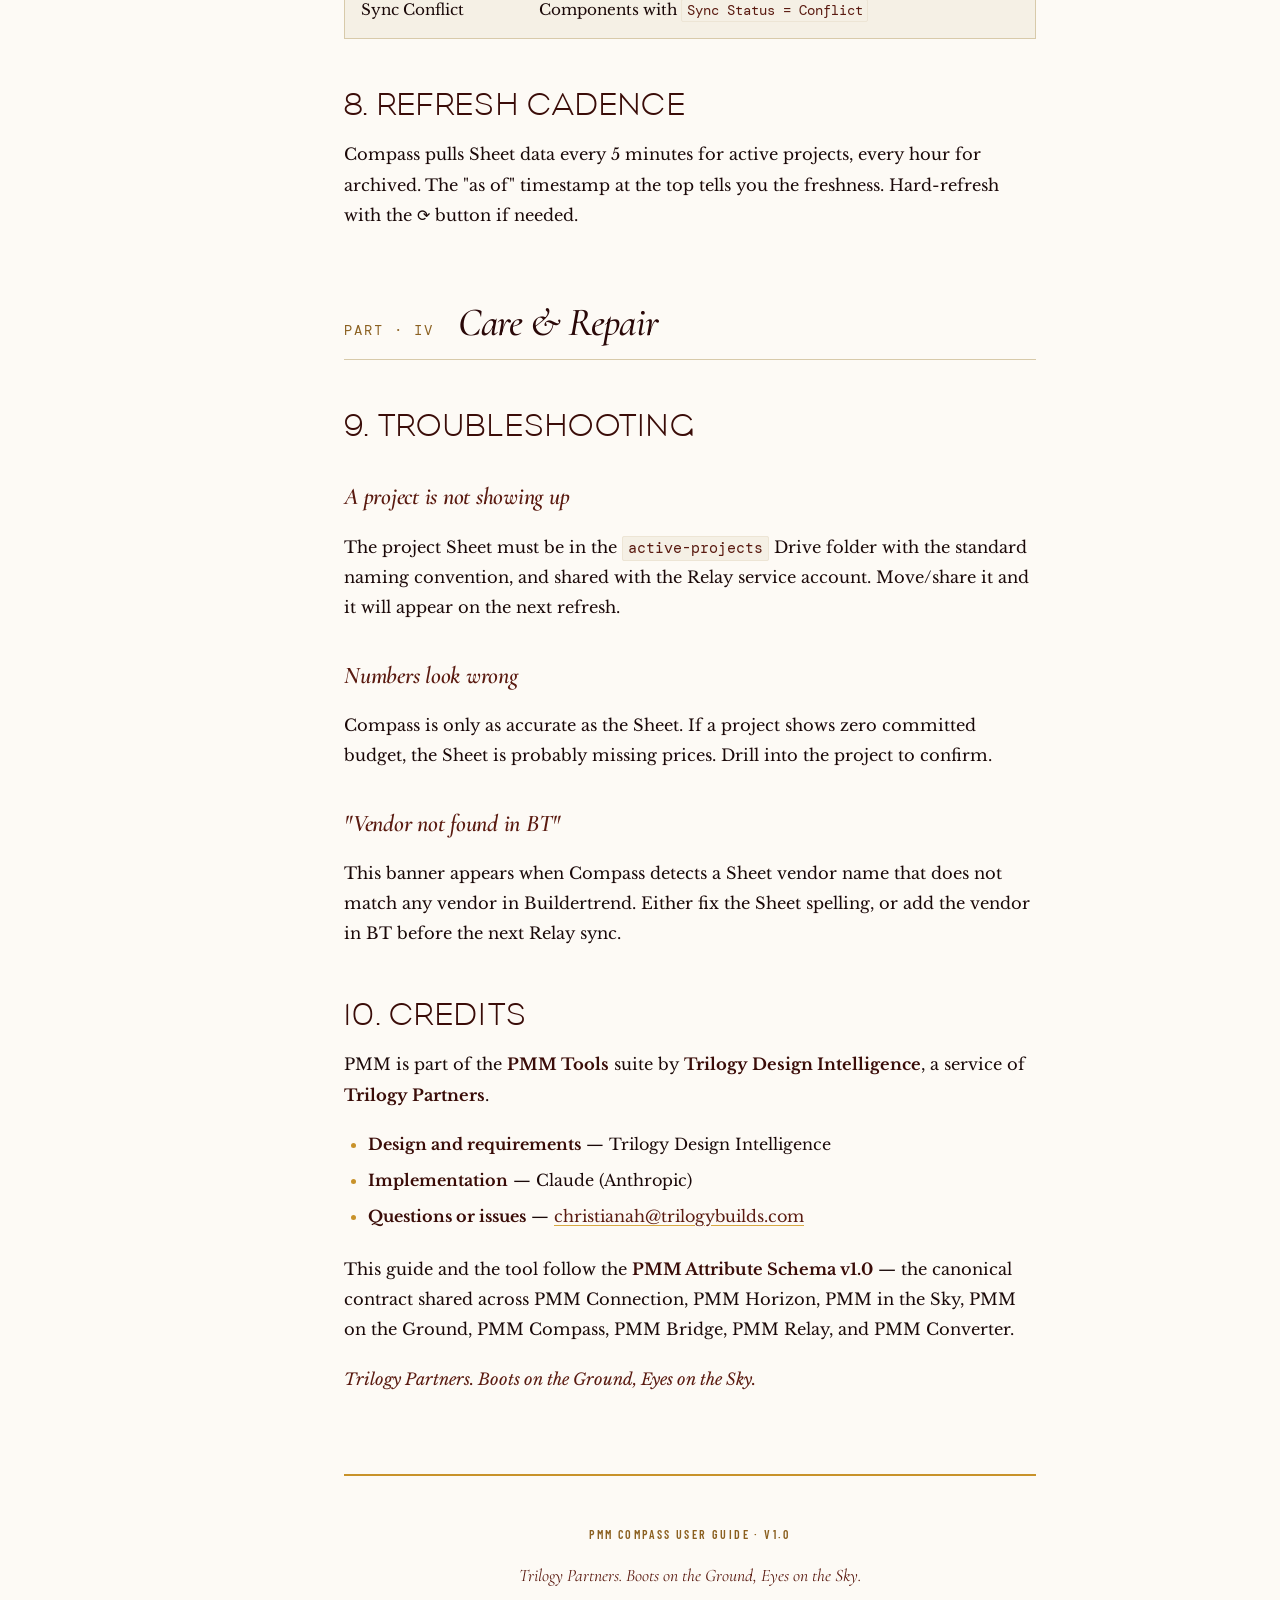
<file: guides/pmm-compass.html>
<!DOCTYPE html>
<html lang="en">
<head>
<meta charset="UTF-8">
<meta name="viewport" content="width=device-width, initial-scale=1.0">
<title>PMM Compass — User Guide · PMM Tools</title>
<link rel="stylesheet" href="../assets/css/guide.css">
<link href="https://fonts.googleapis.com/css2?family=Cormorant+Garamond:ital,wght@0,400;0,500;0,600;0,700;1,400;1,500&family=Libre+Baskerville:ital,wght@0,400;0,700;1,400&family=Barlow+Condensed:wght@300;400;600;700;800;900&family=Barlow:wght@300;400;500;600&family=DM+Mono:wght@300;400;500&display=swap" rel="stylesheet">
</head>
<body>

<header class="guide-topbar">
  <a href="../index.html" class="guide-back">← Back to PMM Tools</a>
  <a href="../index.html" class="guide-tools-link">PMM <em>Tools</em></a>
</header>

<div class="guide-layout">

  <aside class="guide-toc">
    <div class="toc-eyebrow">Tool · 04</div>
    <h2 class="toc-title">PMM <em>Compass</em></h2>
    <div class="toc-rule"></div>
    <ul class="toc-list">
      <li><span class="toc-part">Part I · Foundations</span></li>
      <li><a href="#what-it-is">1. What PMM Compass Is</a></li>
      <li><a href="#access">2. Access</a></li>
      <li><a href="#layout">3. Dashboard Layout</a></li>
      <li><span class="toc-part">Part II · Daily Use</span></li>
      <li><a href="#portfolio">4. The Portfolio Strip</a></li>
      <li><a href="#drilldown">5. Drill-Down View</a></li>
      <li><a href="#vendor">6. Cross-Project Vendor Analysis</a></li>
      <li><span class="toc-part">Part III · Reference</span></li>
      <li><a href="#metrics">7. Metric Definitions</a></li>
      <li><a href="#refresh">8. Refresh Cadence</a></li>
      <li><span class="toc-part">Part IV · Care &amp; Repair</span></li>
      <li><a href="#troubleshooting">9. Troubleshooting</a></li>
      <li><a href="#credits">10. Credits</a></li>
    </ul>
  </aside>

  <article class="guide-article">

    <header class="guide-masthead">
      <div class="guide-eyebrow">
        <span class="dot"></span>
        TRILOGY DESIGN INTELLIGENCE
        <span class="dot"></span>
        USER GUIDE 04
      </div>
      <h1 class="guide-title">PMM <em>Compass</em></h1>
      <p class="guide-subtitle">The internal admin rollup — every project, one dashboard.</p>
      <div class="guide-meta">
        <span>Web · FastAPI</span>
        <span>Internal</span>
        <span>Read-Only</span>
        <span>Audience · Admins &amp; PMs</span>
      </div>
    </header>

    <p class="lede">PMM Compass is the internal admin dashboard. It rolls up data from every active project Sheet into a single view — totals per Cost Category, vendor concentration, missing-field audit, and project completeness. Where principals see the whole portfolio at once.</p>

<div class="part-header">
  <span class="part-number">PART · I</span>
  <span class="part-title">Foundations</span>
</div>
<h2 id="what-it-is">1. What PMM Compass Is</h2>
<p>Compass is a read-only web dashboard served alongside PMM on the Ground (they share the same FastAPI service). It does not change anything — it observes. Three jobs:</p><ol><li><strong>Aggregate</strong> across projects — total estimate value, totals per Cost Category</li><li><strong>Audit</strong> for completeness — components missing prices, missing vendors, stale pushes</li><li><strong>Surface</strong> exceptions — overdue selections, vendor concentration, sync conflicts</li></ol>
<h2 id="access">2. Access</h2>
<p>Compass is internal-only. Access via Google Workspace SSO; access is limited to staff in the <code>trilogy-internal</code> group. There is no public sign-up.</p><p>Open it at <code>https://pmm.trilogypartners.com/admin</code>. The same service hosts both <code>/admin</code> (Compass) and <code>/p/{sheet_id}</code> (on the Ground), so if either is reachable, the other is too.</p>
<h2 id="layout">3. Dashboard Layout</h2>
<p>Three main areas:</p><ul><li><strong>Portfolio</strong> — top-strip cards, one per active project, with key health metrics</li><li><strong>Drill-Down</strong> — pick a project to see its detailed breakdown</li><li><strong>Cross-Project</strong> — vendor analysis and Cost Category aggregation across all jobs</li></ul>

<div class="part-header">
  <span class="part-number">PART · II</span>
  <span class="part-title">Daily Use</span>
</div>
<h2 id="portfolio">4. The Portfolio Strip</h2>
<p>The top of the dashboard shows one card per project. Each card answers four questions at a glance:</p><ul><li>What is the total committed budget?</li><li>How many components are missing a price or vendor?</li><li>How many selections are overdue?</li><li>When was the last Horizon push?</li></ul><p>Cards are color-coded by health — green (current), amber (stale), red (action required).</p>
<h2 id="drilldown">5. Drill-Down View</h2>
<p>Click a project card and you see the full breakdown:</p><ul><li>Components grouped by Cost Category, with subtotals</li><li>Vendor breakdown for the project</li><li>Recent edits feed (from <code>Last Modified</code> timestamps)</li><li>Completeness exceptions: missing prices, missing vendors, conflict statuses</li><li>Internal Notes (visible here, hidden in on the Ground)</li></ul>
<h2 id="vendor">6. Cross-Project Vendor Analysis</h2>
<p>The Vendors tab aggregates spend across every active job. Useful for negotiation, capacity planning, and spotting concentration risk.</p>

<div class="part-header">
  <span class="part-number">PART · III</span>
  <span class="part-title">Reference</span>
</div>
<h2 id="metrics">7. Metric Definitions</h2>
<table><thead><tr><th>Metric</th><th>Definition</th></tr></thead><tbody><tr><td>Committed Budget</td><td>Sum of (Unit Price × Quantity) for components with both fields set</td></tr><tr><td>Missing Price</td><td>Components where <code>Unit Price</code> is empty</td></tr><tr><td>Missing Vendor</td><td>Components where <code>Vendor</code> is empty and Cost Type is not Labor</td></tr><tr><td>Stale Push</td><td>Last Horizon push more than 7 days ago</td></tr><tr><td>Overdue Selection</td><td>Selection whose <code>Deadline</code> is in the past and Status ≠ Confirmed</td></tr><tr><td>Sync Conflict</td><td>Components with <code>Sync Status = Conflict</code></td></tr></tbody></table>
<h2 id="refresh">8. Refresh Cadence</h2>
<p>Compass pulls Sheet data every 5 minutes for active projects, every hour for archived. The "as of" timestamp at the top tells you the freshness. Hard-refresh with the ⟳ button if needed.</p>

<div class="part-header">
  <span class="part-number">PART · IV</span>
  <span class="part-title">Care &amp; Repair</span>
</div>
<h2 id="troubleshooting">9. Troubleshooting</h2>
<h3>A project is not showing up</h3><p>The project Sheet must be in the <code>active-projects</code> Drive folder with the standard naming convention, and shared with the Relay service account. Move/share it and it will appear on the next refresh.</p><h3>Numbers look wrong</h3><p>Compass is only as accurate as the Sheet. If a project shows zero committed budget, the Sheet is probably missing prices. Drill into the project to confirm.</p><h3>"Vendor not found in BT"</h3><p>This banner appears when Compass detects a Sheet vendor name that does not match any vendor in Buildertrend. Either fix the Sheet spelling, or add the vendor in BT before the next Relay sync.</p>
<h2 id="credits">10. Credits</h2>
<p>PMM is part of the <strong>PMM Tools</strong> suite by <strong>Trilogy Design Intelligence</strong>, a service of <strong>Trilogy Partners</strong>.</p><ul><li><strong>Design and requirements</strong> — Trilogy Design Intelligence</li><li><strong>Implementation</strong> — Claude (Anthropic)</li><li><strong>Questions or issues</strong> — <a href="mailto:christianah@trilogybuilds.com">christianah@trilogybuilds.com</a></li></ul><p>This guide and the tool follow the <strong>PMM Attribute Schema v1.0</strong> — the canonical contract shared across PMM Connection, PMM Horizon, PMM in the Sky, PMM on the Ground, PMM Compass, PMM Bridge, PMM Relay, and PMM Converter.</p><p><em>Trilogy Partners. Boots on the Ground, Eyes on the Sky.</em></p>

    <footer class="guide-footer">
      <span class="credit">PMM Compass User Guide · v1.0</span>
      <div class="tag"><em>Trilogy Partners. Boots on the Ground, Eyes on the Sky.</em></div>
    </footer>

  </article>
</div>

<script>
(function () {
  const links = document.querySelectorAll('.toc-list a');
  const sections = Array.from(links).map(l => document.querySelector(l.getAttribute('href'))).filter(Boolean);
  if (!('IntersectionObserver' in window)) return;
  const io = new IntersectionObserver((entries) => {
    entries.forEach(entry => {
      if (entry.isIntersecting) {
        const id = entry.target.id;
        links.forEach(l => l.classList.toggle('active', l.getAttribute('href') === '#' + id));
      }
    });
  }, { rootMargin: '-100px 0px -60% 0px', threshold: 0 });
  sections.forEach(s => io.observe(s));
})();
</script>

</body>
</html>
</file>
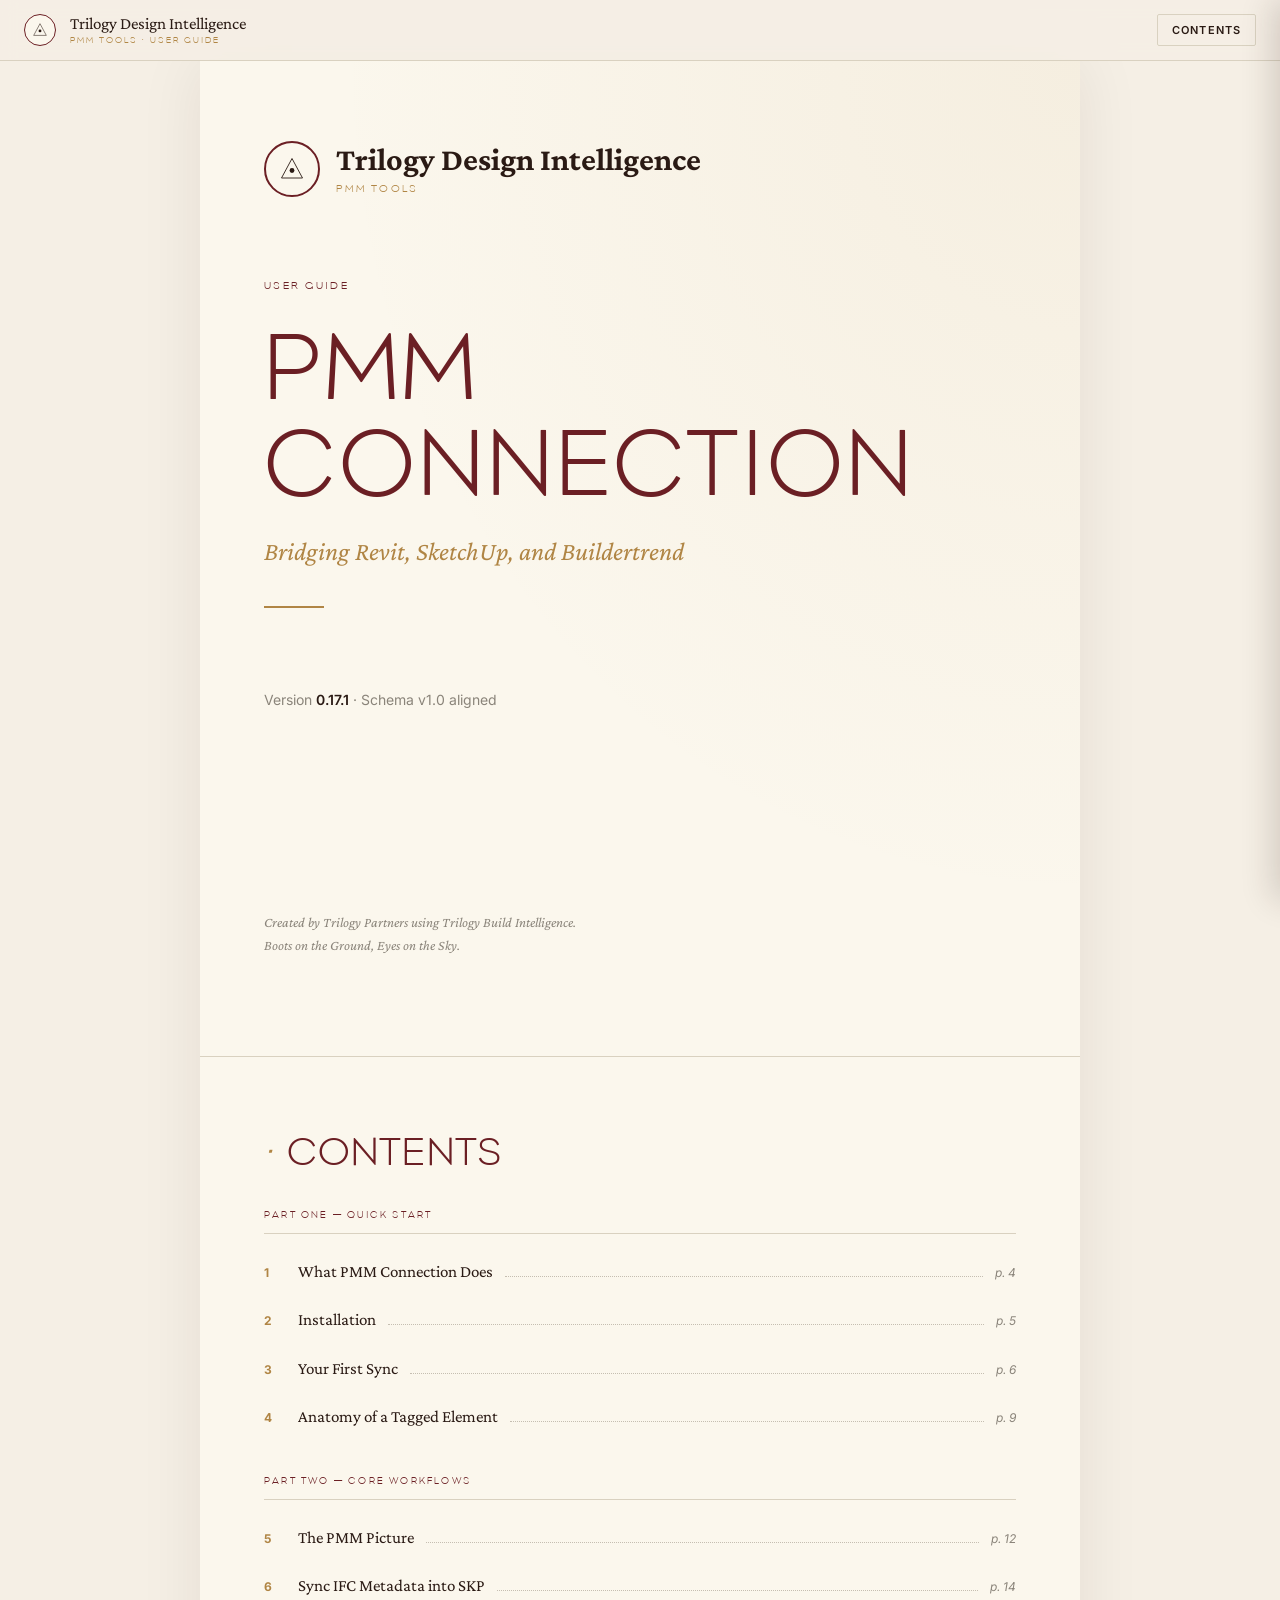
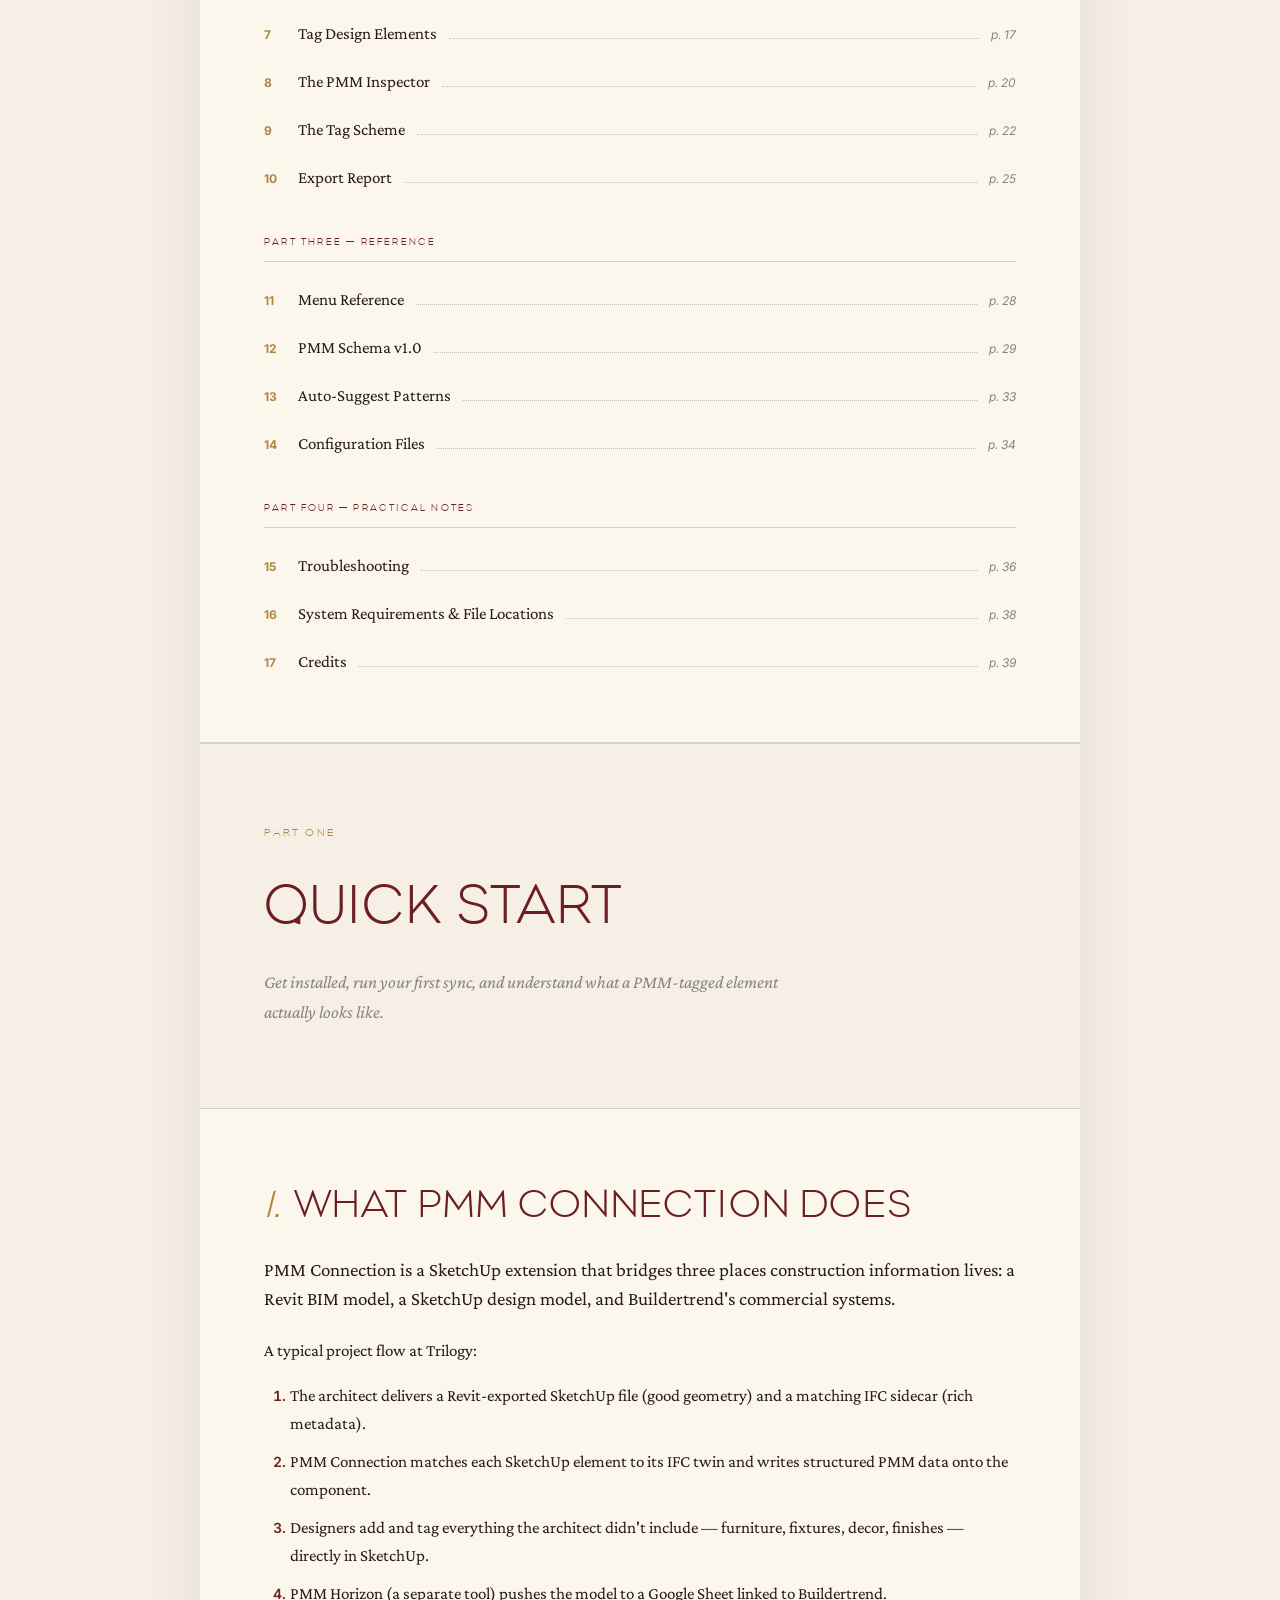
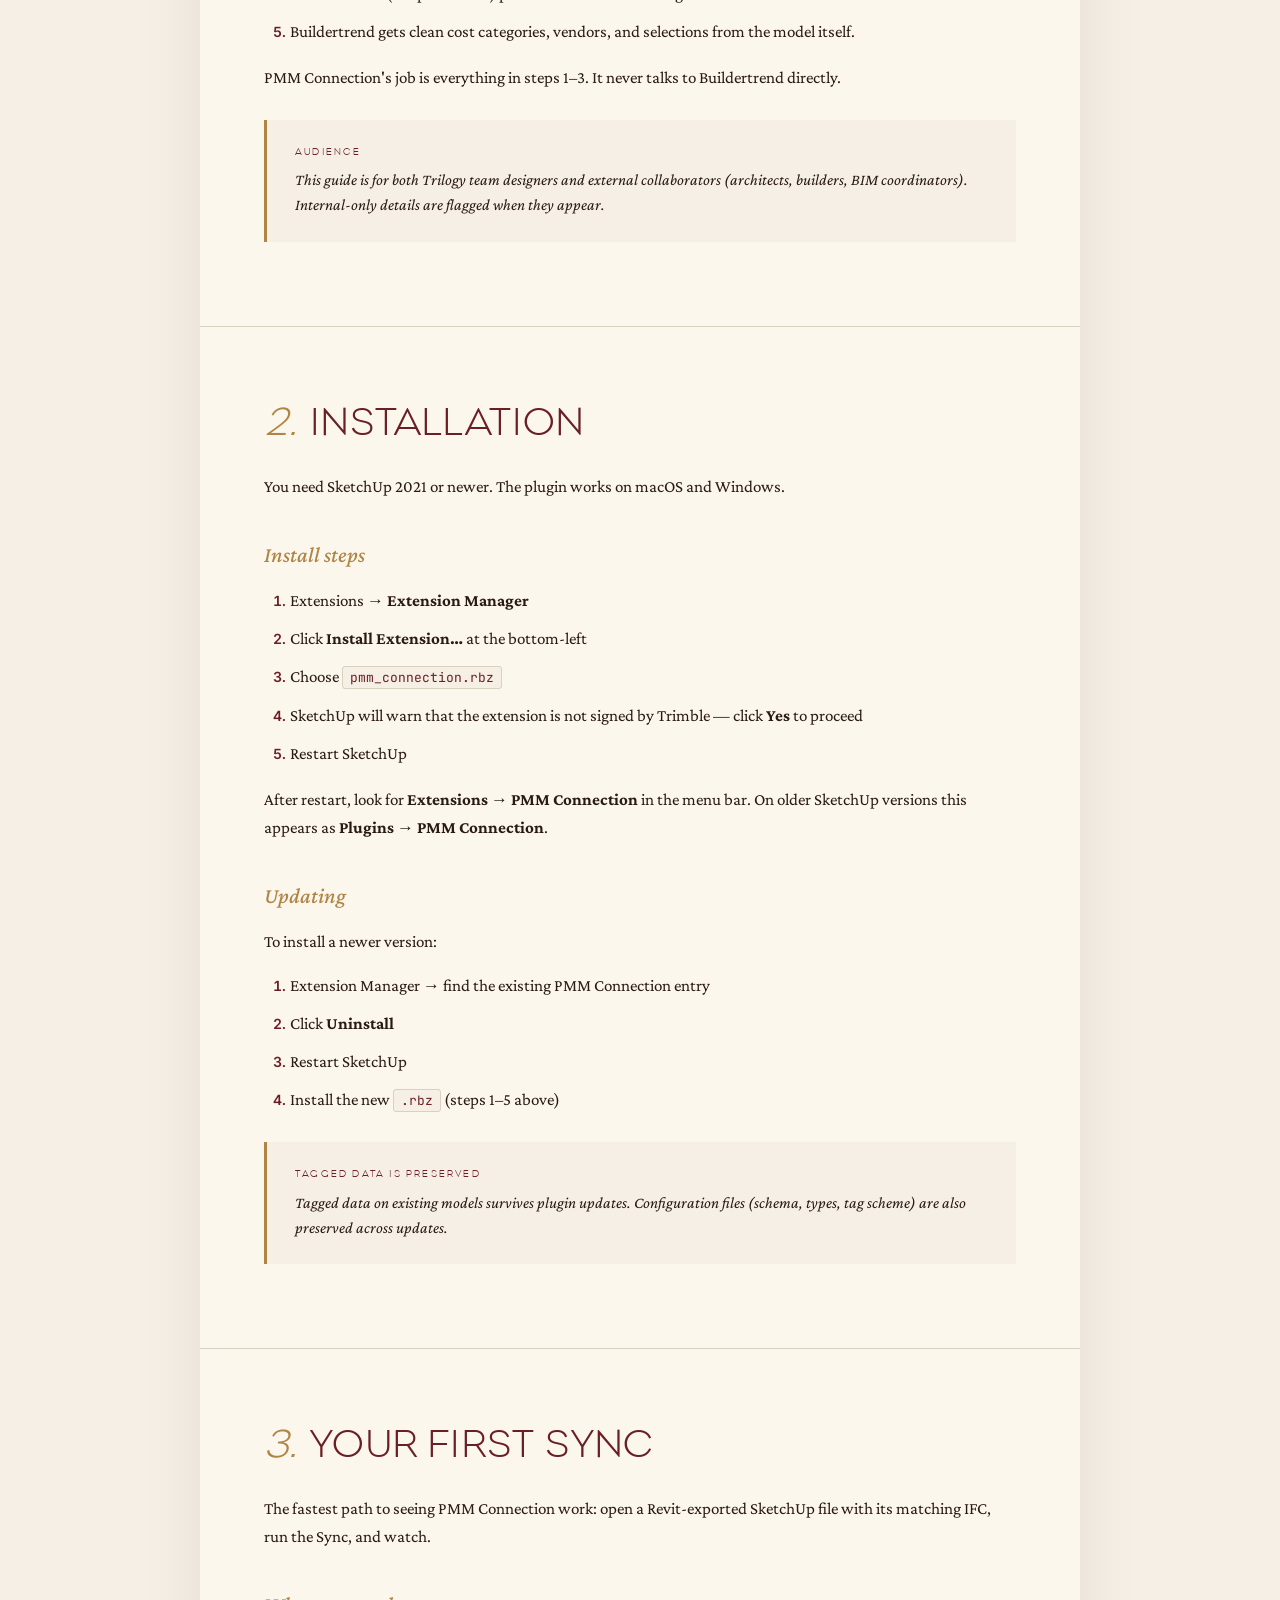
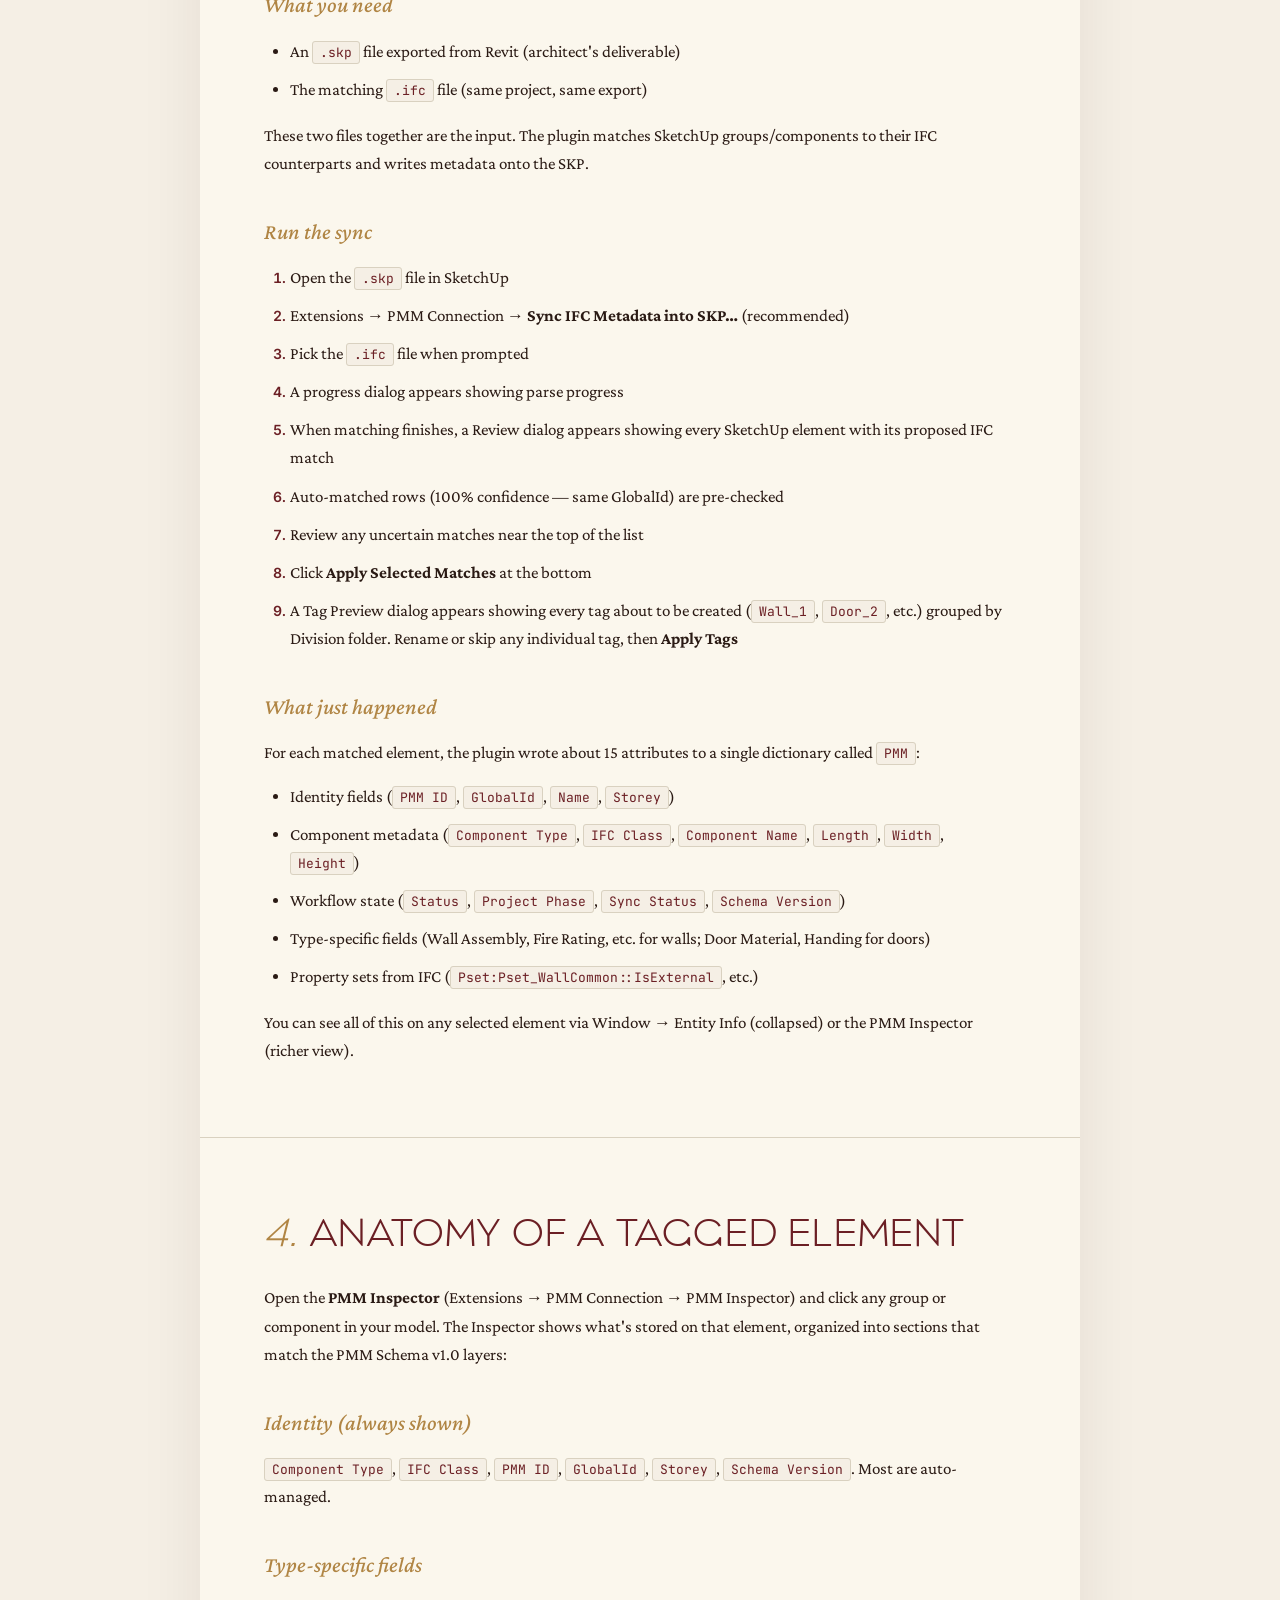
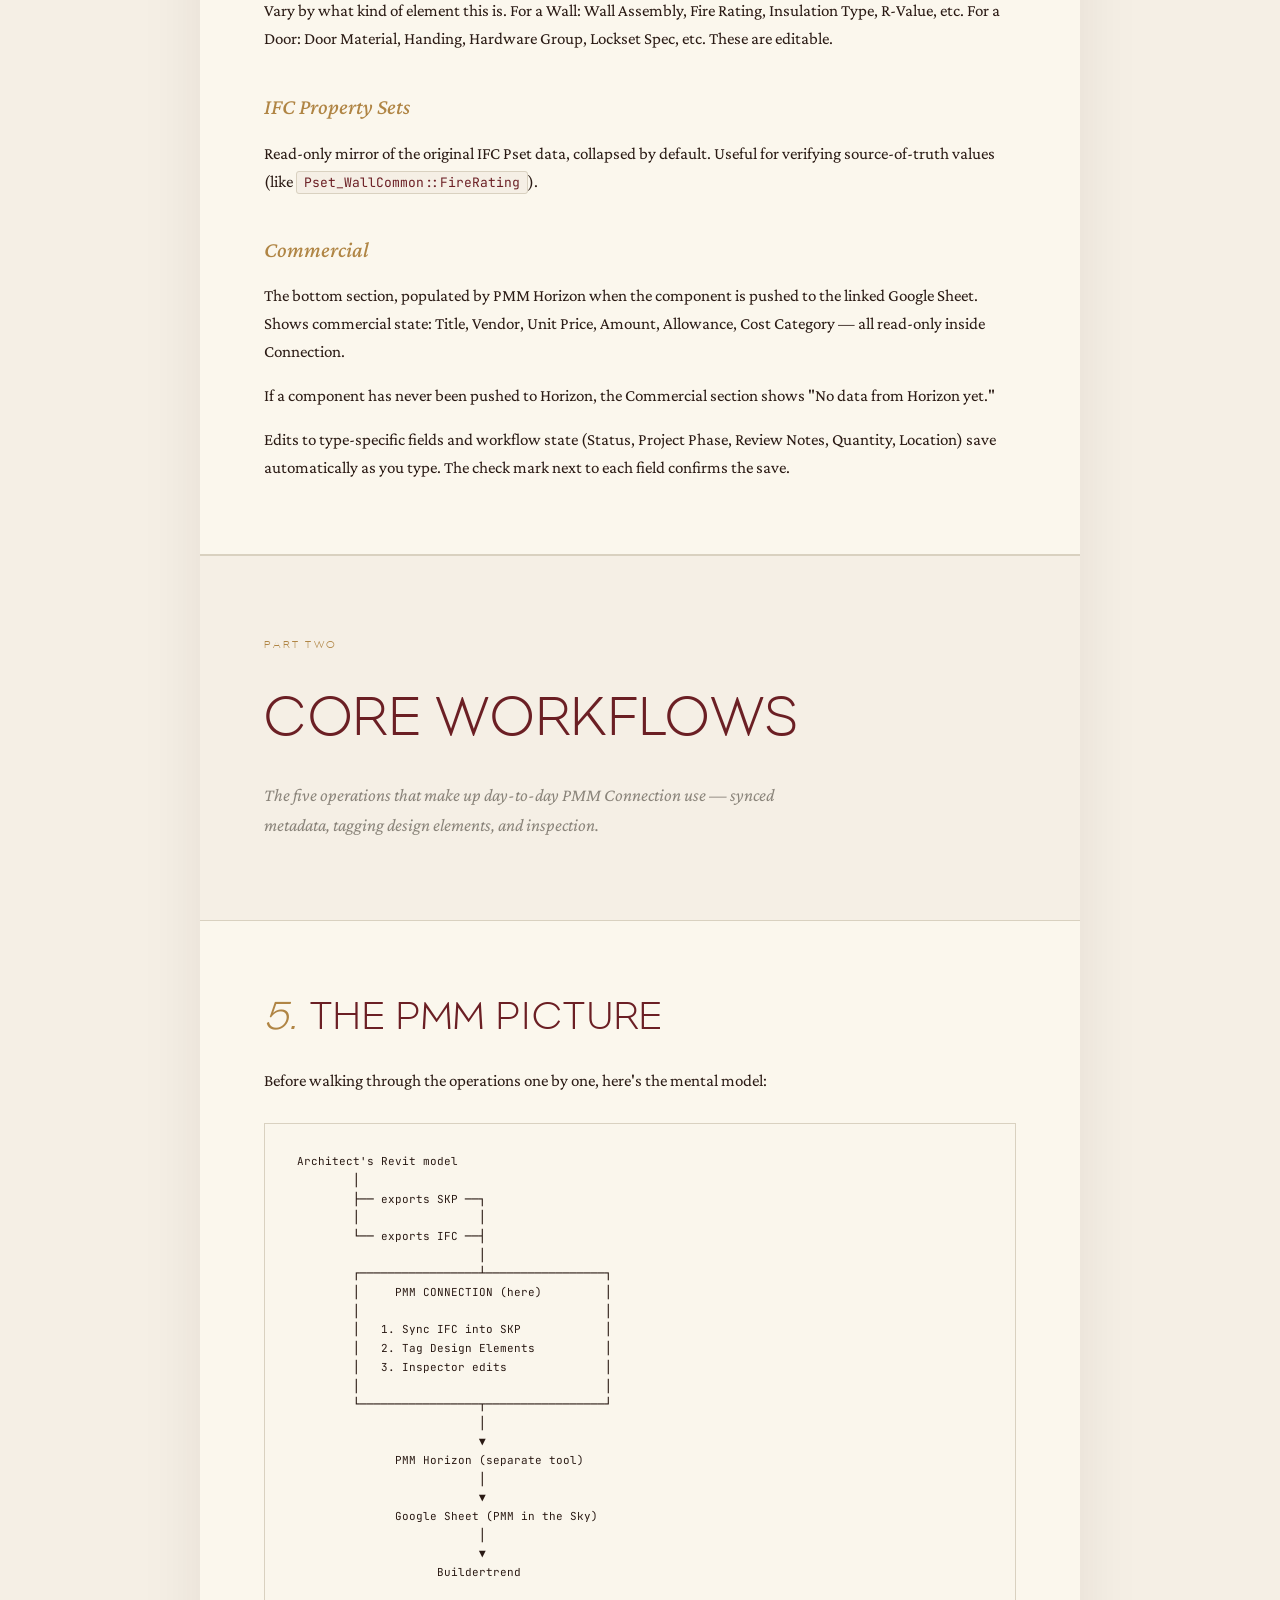
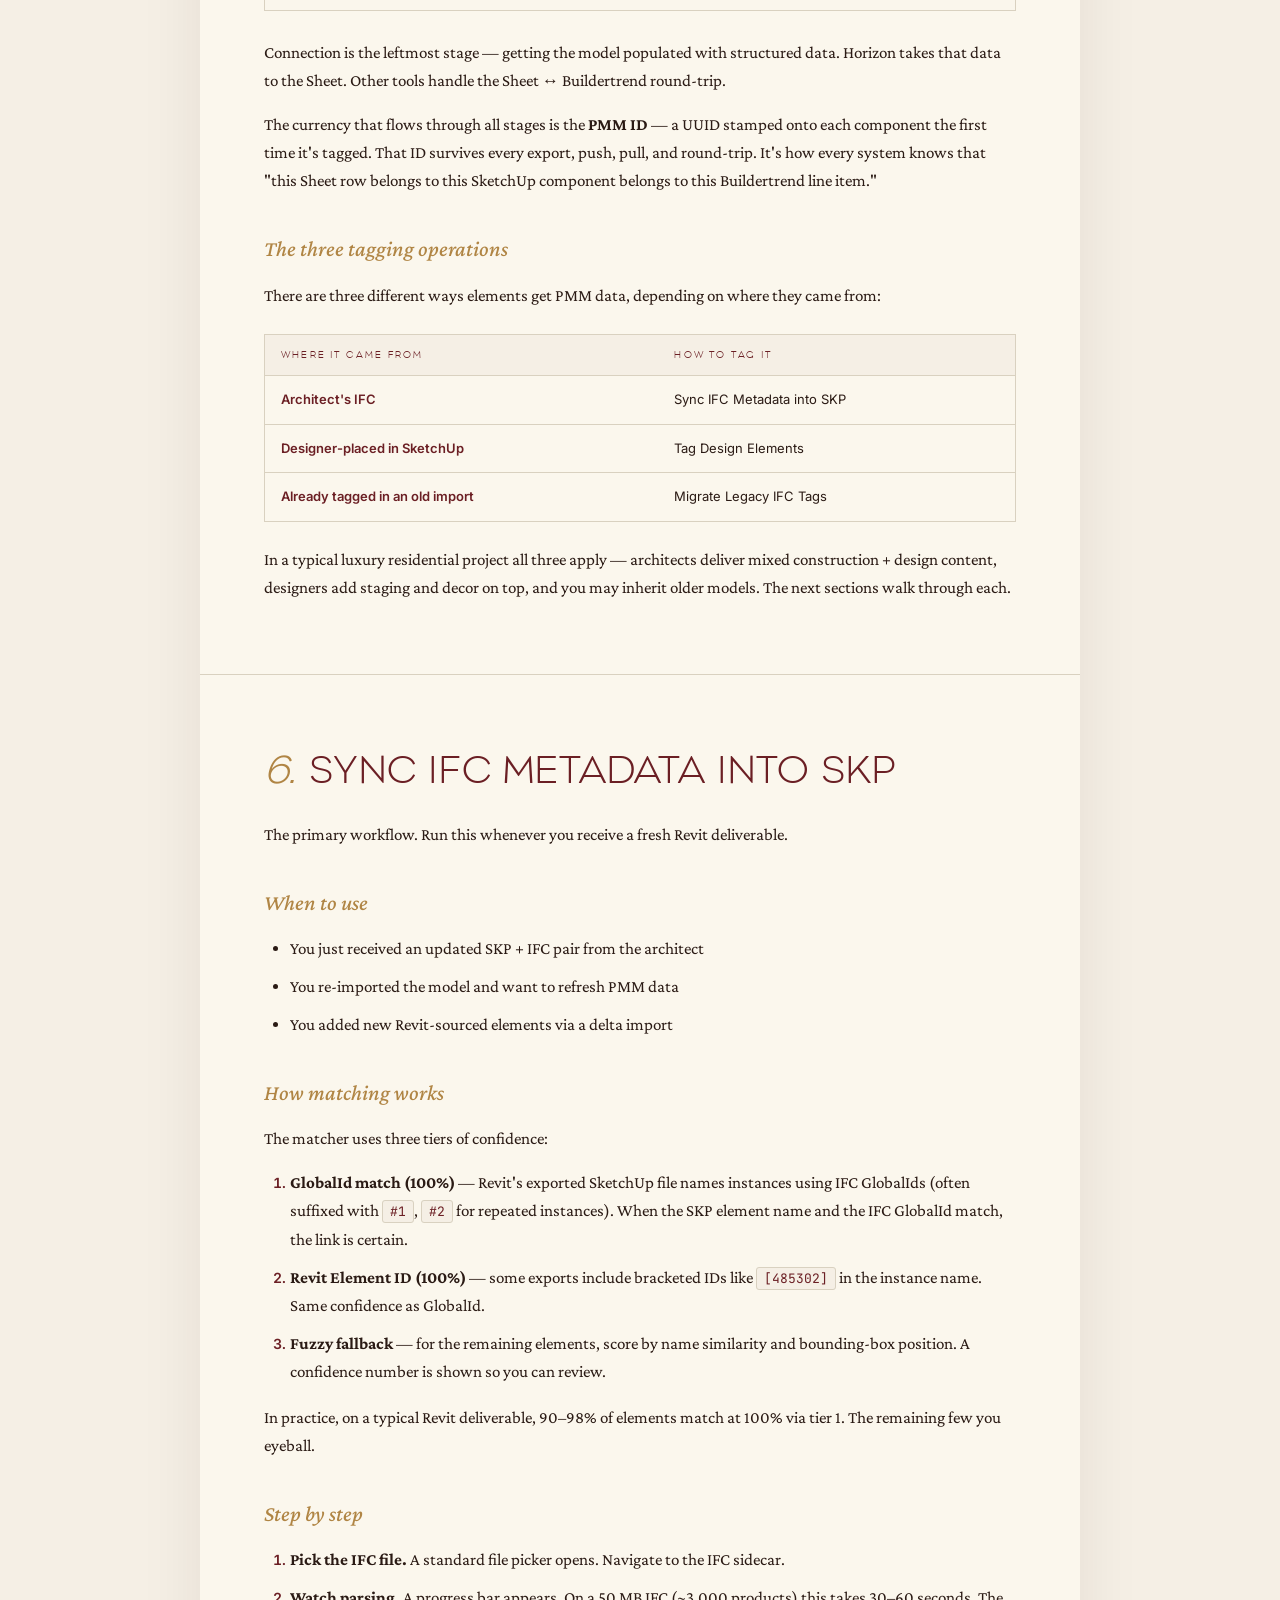
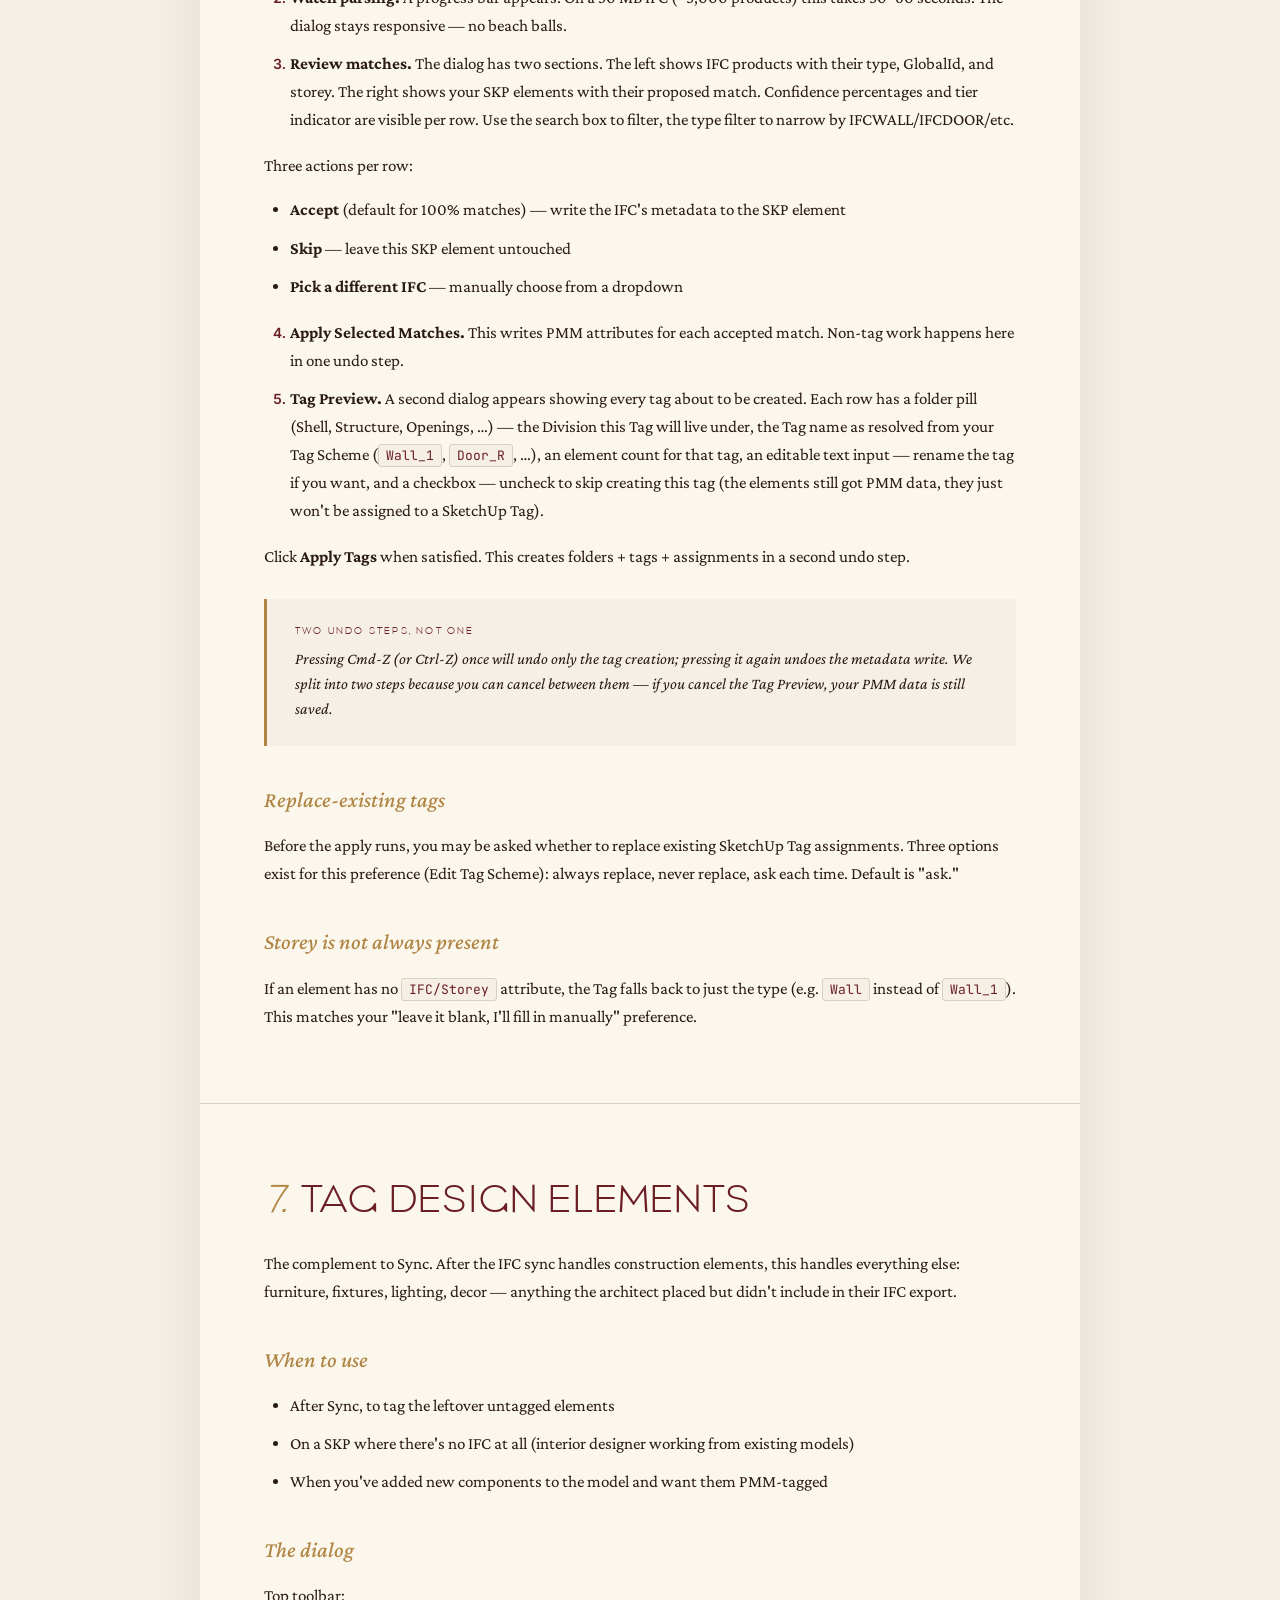
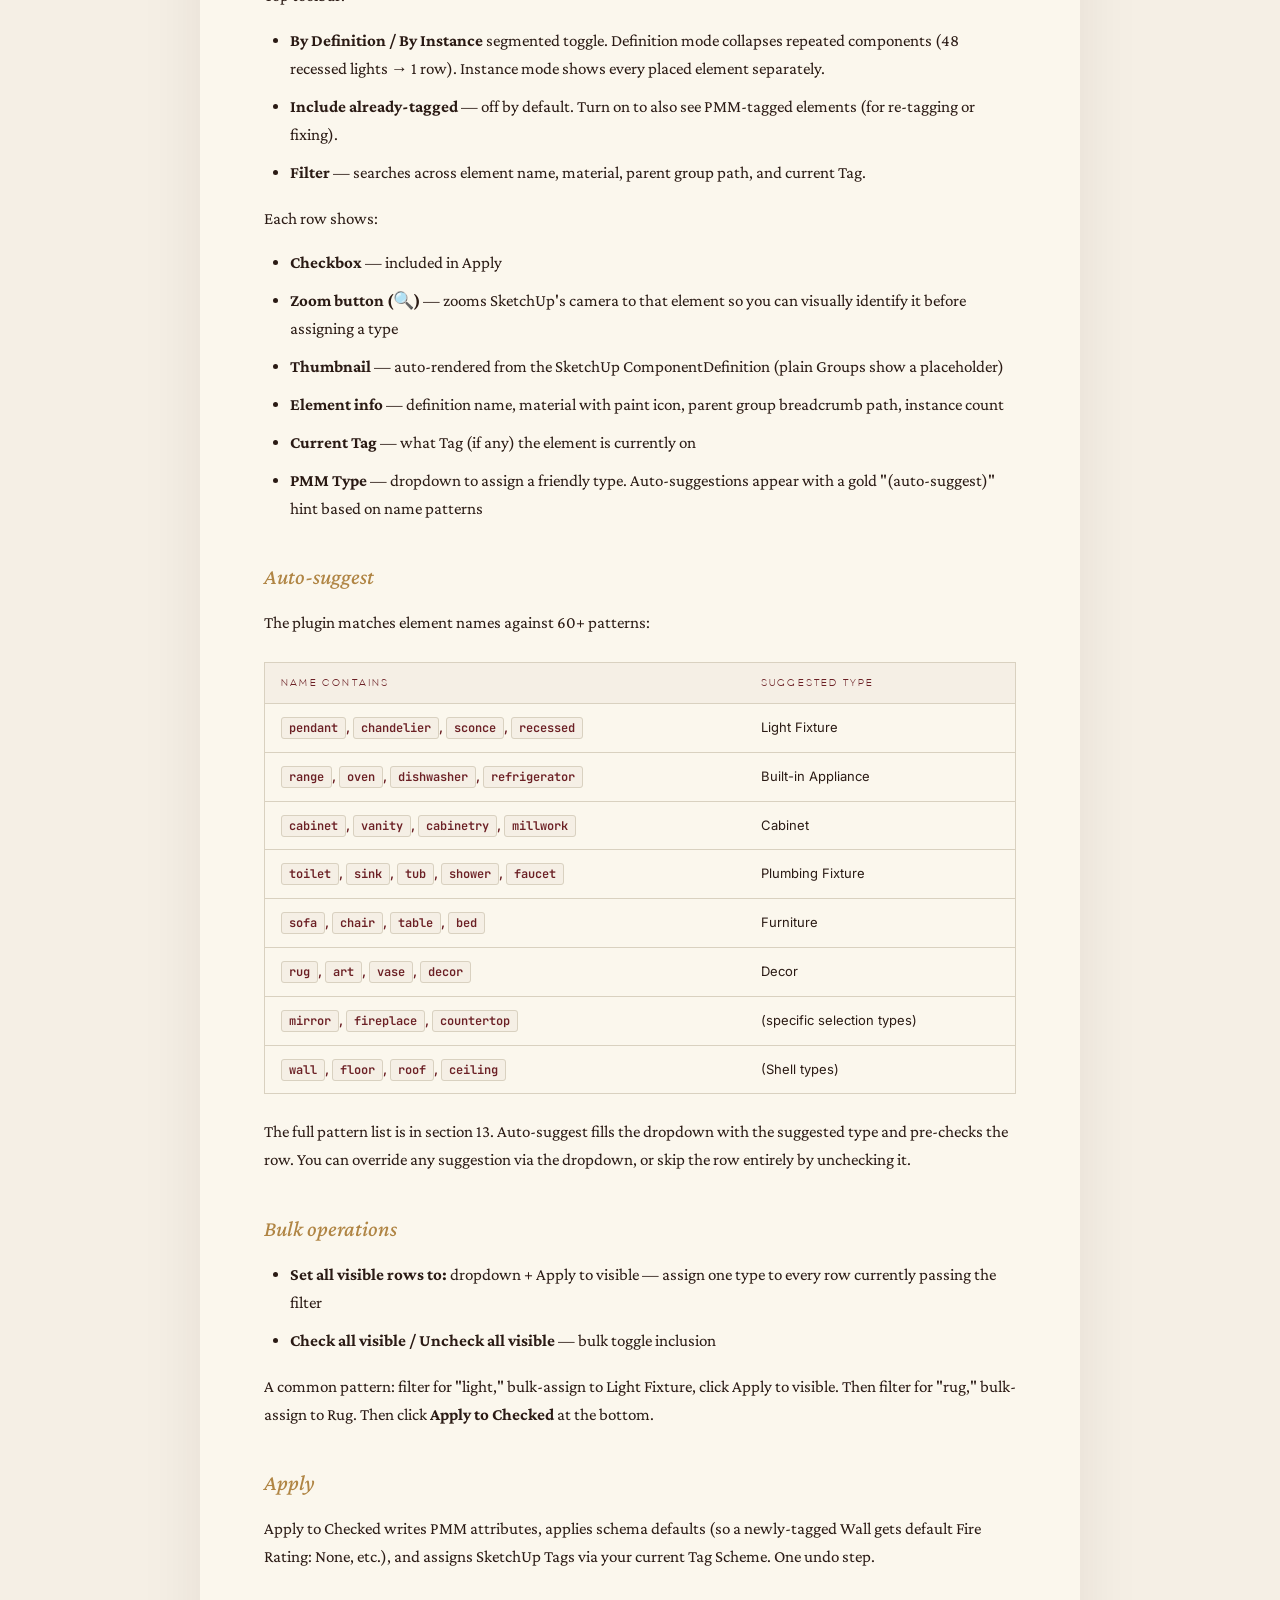
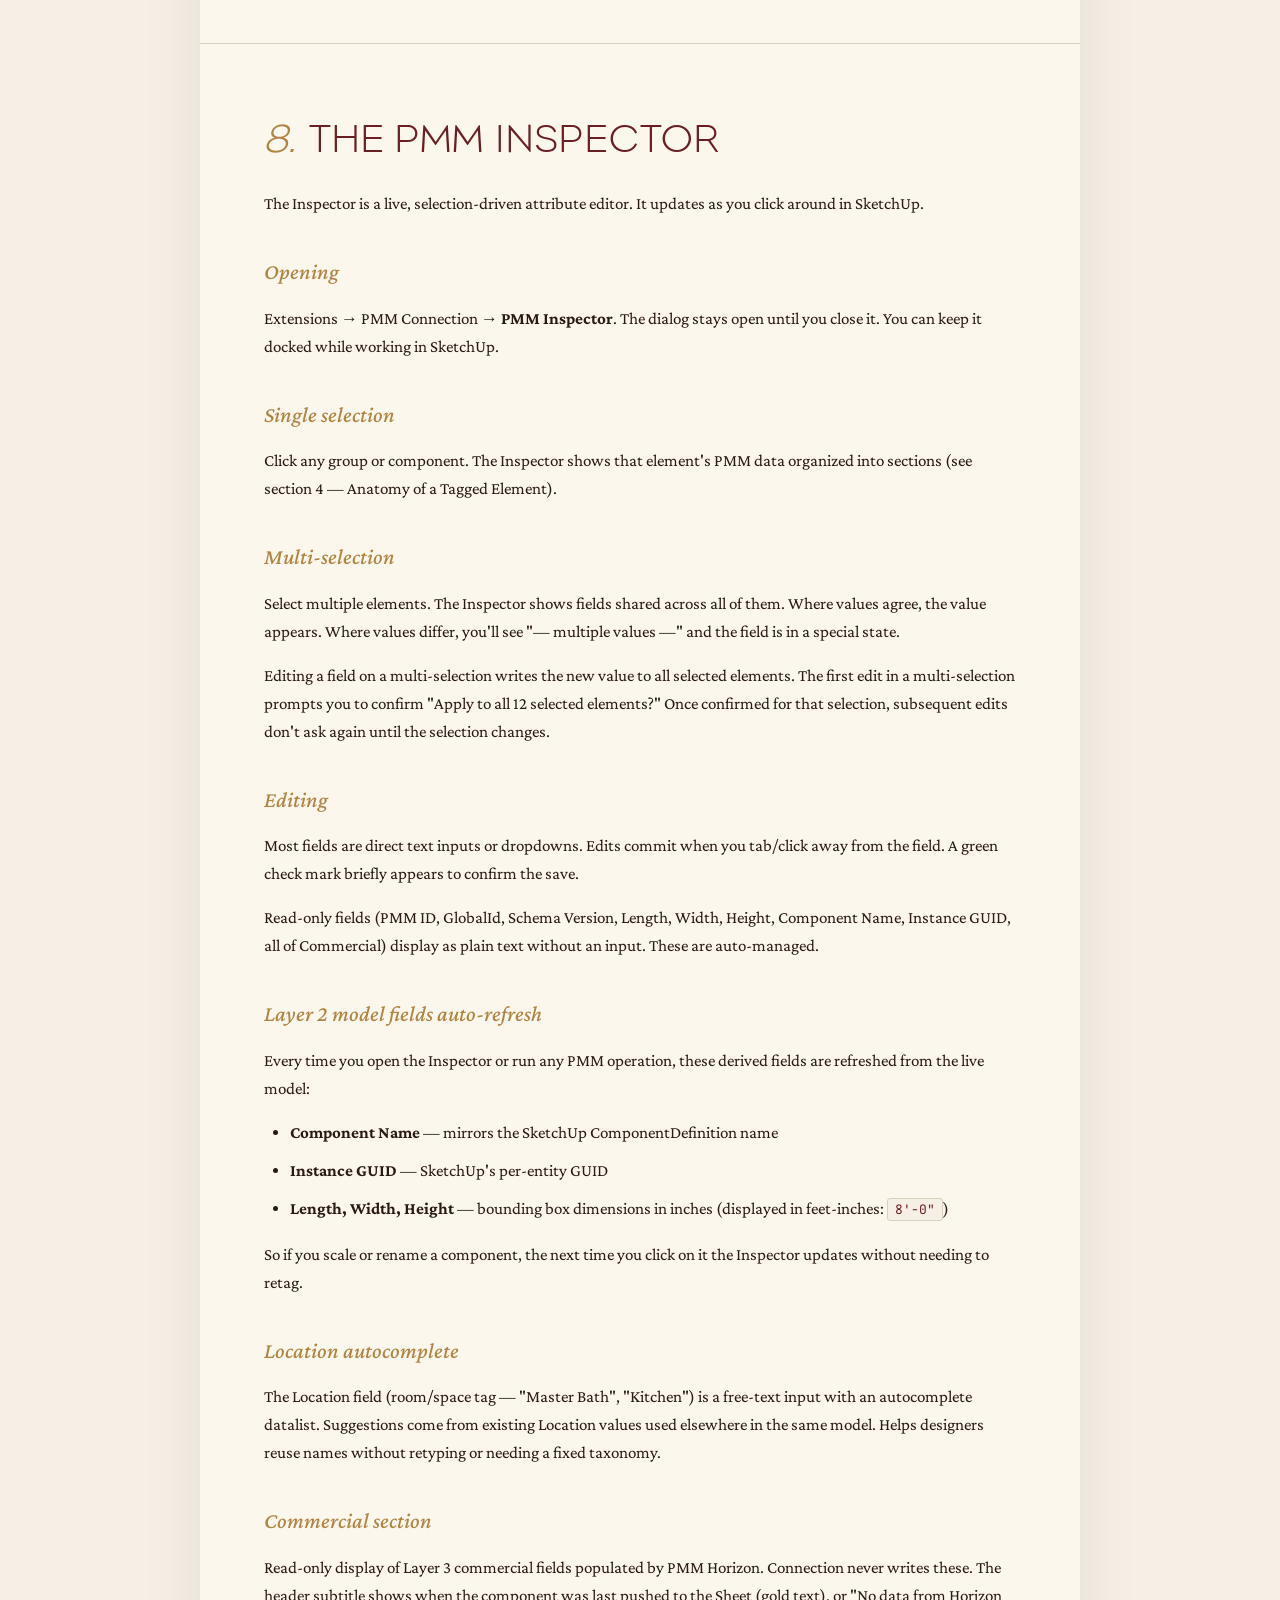
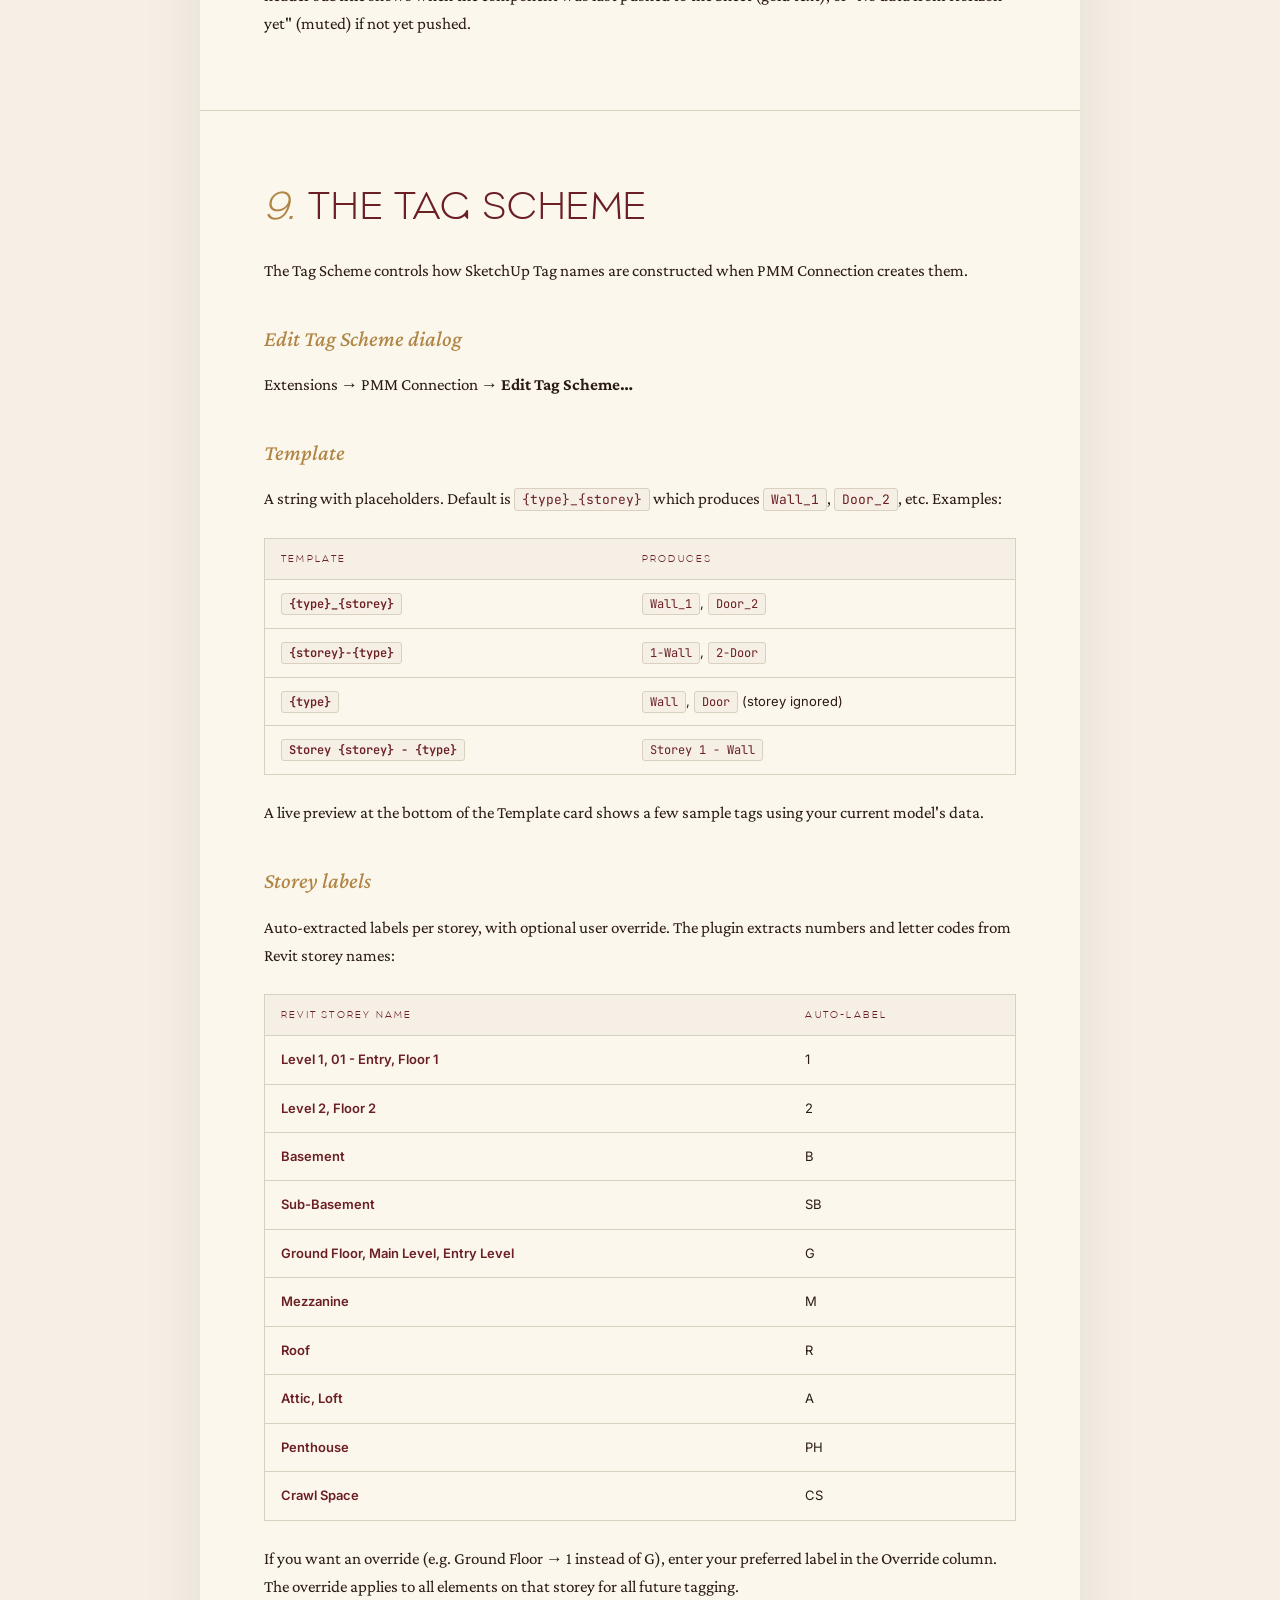
<file: guides/pmm-connection.html>
<!DOCTYPE html>
<html lang="en">
<head>
<meta charset="UTF-8" />
<meta name="viewport" content="width=device-width, initial-scale=1.0, maximum-scale=5" />
<title>PMM Connection — User Guide · Trilogy Design Intelligence</title>
<link rel="preconnect" href="https://fonts.googleapis.com">
<link rel="preconnect" href="https://fonts.gstatic.com" crossorigin>
<link href="https://fonts.googleapis.com/css2?family=Crimson+Pro:ital,wght@0,300;0,400;0,500;0,600;1,400&family=Inter:wght@300;400;500;600;700&family=JetBrains+Mono:wght@400;500&display=swap" rel="stylesheet">
<style>
@font-face {
  font-family: 'Eagle Light';
  src: url('../assets/fonts/eagle-light.ttf') format('truetype');
  font-weight: 300; font-style: normal; font-display: swap;
}
/* ── Eagle Light retrofit — for cover & display headings ── */
.cover h2.title,
.cover h1.title,
.section > h2,
.section h2,
.part-divider h2,
.pillar-title,
.flow-step .step-name,
.guides-table .tool-name {
  font-family: 'Eagle Light', 'Bebas Neue', 'Arial Narrow', sans-serif !important;
  font-weight: 300 !important;
  letter-spacing: 0.03em !important;
  text-transform: uppercase;
}
.cover-eyebrow,
.part-divider .label,
.toc-part,
.callout-label,
.cover-header h1.brand .sub,
.topbar .brand .sub,
.drawer .drawer-sub,
.section h2 .num,
th {
  font-family: 'Eagle Light', 'Bebas Neue', 'Arial Narrow', sans-serif !important;
  font-weight: 300 !important;
  letter-spacing: 0.22em !important;
  text-transform: uppercase;
}
.section h2 .num {
  letter-spacing: 0.04em !important;
  font-style: normal;
}

  :root {
    --ink: #2a1a14; --maroon: #6b1f24; --maroon-light: #8a3338;
    --brass: #b08544; --brass-light: #c9a86a;
    --cream: #f5efe5; --cream-light: #faf6ec; --paper: #fbf7ed;
    --stone: #8a847a; --stone-light: #c5beb1;
    --rule: #d9d1c0;
    --shadow: rgba(42,26,20,0.08); --shadow-strong: rgba(42,26,20,0.16);
  }
  * { box-sizing: border-box; margin: 0; padding: 0; }
  html { scroll-behavior: smooth; }
  body {
    background: var(--cream); color: var(--ink);
    font-family: 'Crimson Pro', Georgia, serif;
    font-size: 17px; line-height: 1.65;
    -webkit-font-smoothing: antialiased;
  }
  ::selection { background: var(--brass-light); color: var(--ink); }

  .shell {
    max-width: 880px; margin: 0 auto;
    background: var(--paper);
    box-shadow: 0 0 60px var(--shadow); min-height: 100vh;
  }

  .topbar {
    position: sticky; top: 0; z-index: 50;
    border-bottom: 1px solid var(--rule);
    padding: 14px 24px;
    display: flex; align-items: center; gap: 14px;
    backdrop-filter: blur(8px);
    background: rgba(245,239,229,0.94);
  }
  .topbar .logo {
    width: 32px; height: 32px;
    border: 1.5px solid var(--maroon); border-radius: 50%;
    display: grid; place-items: center; background: var(--paper);
  }
  .topbar .logo svg { width: 18px; height: 18px; fill: var(--maroon); }
  .topbar .brand { font-family: 'Crimson Pro', serif; font-size: 17px; line-height: 1; }
  .topbar .brand .sub {
    display: block; font-family: 'Inter', sans-serif;
    font-size: 9px; font-weight: 600;
    color: var(--brass); letter-spacing: 0.22em;
    margin-top: 4px; text-transform: uppercase;
  }
  .topbar .menu-btn {
    margin-left: auto; background: none;
    border: 1px solid var(--rule); color: var(--ink);
    padding: 8px 14px;
    font-family: 'Inter', sans-serif;
    font-size: 11px; font-weight: 600;
    letter-spacing: 0.1em; text-transform: uppercase;
    cursor: pointer; border-radius: 2px;
  }
  .topbar .menu-btn:hover { background: var(--maroon); color: var(--paper); border-color: var(--maroon); }

  .cover {
    padding: 80px 64px 100px; border-bottom: 1px solid var(--rule);
    background: radial-gradient(ellipse at top right, rgba(176,133,68,0.08), transparent 60%), var(--paper);
  }
  .cover-eyebrow {
    font-family: 'Inter', sans-serif;
    font-size: 11px; font-weight: 600;
    letter-spacing: 0.32em; color: var(--maroon);
    text-transform: uppercase; margin-bottom: 24px;
  }
  .cover-header { display: flex; align-items: center; gap: 16px; margin-bottom: 80px; }
  .cover-header .logo {
    width: 56px; height: 56px;
    border: 2px solid var(--maroon); border-radius: 50%;
    display: grid; place-items: center;
  }
  .cover-header .logo svg { width: 30px; height: 30px; fill: var(--maroon); }
  .cover-header h1.brand { font-family: 'Crimson Pro', serif; font-size: 32px; line-height: 1.05; }
  .cover-header h1.brand .sub {
    display: block; font-family: 'Inter', sans-serif;
    font-size: 11px; font-weight: 600;
    color: var(--brass); letter-spacing: 0.28em;
    margin-top: 6px; text-transform: uppercase;
  }
  .cover h2.title {
    font-family: 'Crimson Pro', serif;
    font-size: clamp(56px, 9vw, 96px); font-weight: 400;
    color: var(--maroon); letter-spacing: -0.02em; line-height: 1;
    margin-bottom: 20px;
  }
  .cover .subtitle {
    font-family: 'Crimson Pro', serif; font-style: italic;
    font-size: clamp(20px, 3vw, 26px);
    color: var(--brass); margin-bottom: 32px;
  }
  .cover-rule { width: 60px; height: 2px; background: var(--brass); margin-bottom: 80px; }
  .cover .meta { font-family: 'Inter', sans-serif; font-size: 14px; color: var(--stone); }
  .cover .meta strong { color: var(--ink); font-weight: 600; }
  .cover-attr {
    font-family: 'Crimson Pro', serif; font-style: italic;
    font-size: 14px; color: var(--stone);
    margin-top: 200px; line-height: 1.6;
  }

  .section { padding: 72px 64px 56px; border-bottom: 1px solid var(--rule); }
  .section:last-child { border-bottom: none; }

  .part-divider {
    padding: 80px 64px;
    background: var(--cream);
    border-top: 1px solid var(--rule); border-bottom: 1px solid var(--rule);
  }
  .part-divider .label {
    font-family: 'Inter', sans-serif;
    font-size: 11px; font-weight: 600;
    letter-spacing: 0.3em; color: var(--brass);
    text-transform: uppercase; margin-bottom: 16px;
  }
  .part-divider h2 {
    font-family: 'Crimson Pro', serif;
    font-size: 56px; font-weight: 400;
    color: var(--maroon); letter-spacing: -0.02em;
    margin-bottom: 18px;
  }
  .part-divider .description {
    font-family: 'Crimson Pro', serif; font-style: italic;
    font-size: 18px; color: var(--stone); max-width: 540px;
  }

  .section h2 {
    font-family: 'Crimson Pro', serif;
    font-size: 40px; font-weight: 400;
    color: var(--maroon); margin-bottom: 28px;
    letter-spacing: -0.01em; line-height: 1.15;
  }
  .section h2 .num { color: var(--brass); font-style: italic; font-weight: 300; margin-right: 14px; }
  .section h3 {
    font-family: 'Crimson Pro', serif;
    font-size: 22px; font-weight: 500; font-style: italic;
    color: var(--brass); margin: 36px 0 14px;
  }
  .section p { margin-bottom: 16px; color: var(--ink); }
  .section p.lede { font-size: 19px; line-height: 1.55; margin-bottom: 24px; }
  .section ol, .section ul { margin: 12px 0 18px 0; padding-left: 26px; }
  .section li { margin-bottom: 10px; }
  .section ol li::marker {
    font-family: 'Inter', sans-serif; font-weight: 600;
    color: var(--maroon); font-size: 14px;
  }

  code {
    font-family: 'JetBrains Mono', monospace;
    font-size: 13px; background: var(--cream);
    padding: 2px 7px; border-radius: 3px;
    color: var(--maroon); border: 1px solid var(--rule);
  }

  pre {
    background: var(--cream);
    border-left: 3px solid var(--brass);
    padding: 20px 24px; margin: 24px 0;
    overflow-x: auto;
  }
  pre code {
    background: none; border: none; padding: 0;
    color: var(--ink); font-size: 13px; line-height: 1.6;
    white-space: pre;
  }

  .callout {
    background: var(--cream);
    border-left: 3px solid var(--brass);
    padding: 24px 28px; margin: 28px 0;
  }
  .callout-label {
    font-family: 'Inter', sans-serif;
    font-size: 10px; font-weight: 700;
    letter-spacing: 0.24em; color: var(--maroon);
    text-transform: uppercase; margin-bottom: 8px;
  }
  .callout-body {
    font-family: 'Crimson Pro', serif;
    font-size: 16px; font-style: italic;
    color: var(--ink); line-height: 1.55;
  }
  .callout-body code { font-style: normal; }

  .table-wrap {
    margin: 24px 0; overflow-x: auto;
    border: 1px solid var(--rule);
    background: var(--paper);
  }
  table { width: 100%; border-collapse: collapse; font-family: 'Inter', sans-serif; font-size: 13px; }
  th {
    background: var(--cream); padding: 12px 16px;
    text-align: left; font-weight: 700;
    font-size: 10px; letter-spacing: 0.18em;
    text-transform: uppercase; color: var(--maroon);
    border-bottom: 1px solid var(--rule);
  }
  td { padding: 13px 16px; border-bottom: 1px solid var(--rule); color: var(--ink); vertical-align: top; }
  tr:last-child td { border-bottom: none; }
  td:first-child { font-weight: 600; color: var(--maroon); }
  td code { font-size: 12px; }

  .layer-grid {
    display: grid; grid-template-columns: repeat(auto-fit, minmax(180px, 1fr));
    gap: 12px; margin: 24px 0;
  }
  .layer-card {
    background: var(--paper);
    border: 1px solid var(--rule); border-top: 3px solid var(--brass);
    padding: 16px 18px;
  }
  .layer-card .name {
    font-family: 'Inter', sans-serif;
    font-weight: 700; font-size: 11px;
    letter-spacing: 0.16em; text-transform: uppercase;
    color: var(--maroon); margin-bottom: 6px;
  }
  .layer-card .desc {
    font-family: 'Crimson Pro', serif;
    font-size: 14px; color: var(--ink); line-height: 1.45;
  }

  .pipeline {
    background: var(--cream-light);
    border: 1px solid var(--rule);
    padding: 28px 32px; margin: 28px 0;
    font-family: 'JetBrains Mono', monospace;
    font-size: 11px; line-height: 1.7;
    color: var(--ink); white-space: pre;
    overflow-x: auto;
  }

  .page-footer {
    padding: 36px 64px;
    background: var(--cream); border-top: 1px solid var(--rule);
    text-align: center;
    font-family: 'Inter', sans-serif;
    font-size: 11px; color: var(--stone); letter-spacing: 0.04em;
  }
  .page-footer p { margin: 4px 0; }
  .page-footer .tagline {
    font-family: 'Crimson Pro', serif; font-style: italic;
    font-size: 13px; color: var(--brass); margin-top: 14px;
  }

  .toc-part {
    font-family: 'Inter', sans-serif;
    font-size: 10px; font-weight: 700;
    letter-spacing: 0.28em; color: var(--maroon);
    text-transform: uppercase;
    margin-top: 32px; margin-bottom: 14px;
    padding-bottom: 10px; border-bottom: 1px solid var(--rule);
  }
  .toc-part:first-child { margin-top: 0; }
  .toc-item {
    display: flex; align-items: baseline; gap: 12px;
    padding: 10px 0; color: var(--ink);
    text-decoration: none; font-size: 17px;
  }
  .toc-item:hover { color: var(--maroon); }
  .toc-item .num {
    font-family: 'Inter', sans-serif; font-size: 12px; font-weight: 700;
    color: var(--brass); min-width: 22px;
  }
  .toc-item .dots { flex: 1; border-bottom: 1px dotted var(--stone-light); margin-bottom: 4px; }
  .toc-item .page { font-family: 'Inter', sans-serif; font-size: 12px; color: var(--stone); font-style: italic; }

  .drawer {
    position: fixed; top: 0; right: 0;
    width: 320px; max-width: 86vw; height: 100vh;
    background: var(--paper);
    box-shadow: -8px 0 30px var(--shadow-strong);
    transform: translateX(100%);
    transition: transform 0.3s cubic-bezier(0.4, 0, 0.2, 1);
    z-index: 100; overflow-y: auto; padding: 24px;
  }
  .drawer.open { transform: translateX(0); }
  .drawer-overlay {
    position: fixed; inset: 0;
    background: rgba(42,26,20,0.4);
    opacity: 0; pointer-events: none;
    transition: opacity 0.3s; z-index: 99;
  }
  .drawer-overlay.show { opacity: 1; pointer-events: auto; }
  .drawer h3 { font-family: 'Crimson Pro', serif; font-size: 22px; color: var(--maroon); margin-bottom: 4px; }
  .drawer .drawer-sub {
    font-family: 'Inter', sans-serif;
    font-size: 10px; letter-spacing: 0.2em;
    color: var(--brass); text-transform: uppercase; margin-bottom: 24px;
  }
  .drawer a {
    display: block; padding: 10px 0;
    color: var(--ink); text-decoration: none;
    border-bottom: 1px solid var(--rule);
    font-size: 15px;
  }
  .drawer a:hover { color: var(--maroon); }
  .drawer a .num {
    color: var(--brass); font-family: 'Inter', sans-serif;
    font-size: 11px; font-weight: 700; margin-right: 10px;
  }
  .drawer-close {
    position: absolute; top: 18px; right: 18px;
    background: none; border: 1px solid var(--rule);
    width: 32px; height: 32px; border-radius: 50%;
    cursor: pointer; color: var(--ink); font-size: 18px; line-height: 1;
  }
  .drawer-close:hover { background: var(--maroon); color: var(--paper); border-color: var(--maroon); }

  @media (max-width: 720px) {
    .cover { padding: 60px 28px 70px; }
    .cover h2.title { font-size: 56px; }
    .cover-attr { margin-top: 100px; }
    .section { padding: 56px 28px 40px; }
    .section h2 { font-size: 30px; }
    .part-divider { padding: 60px 28px; }
    .part-divider h2 { font-size: 38px; }
    .topbar { padding: 12px 18px; }
    .topbar .brand { font-size: 14px; }
    .page-footer { padding: 28px; }
    .pipeline { font-size: 9px; padding: 18px 22px; }
  }
  @media print {
    .topbar, .drawer, .drawer-overlay { display: none; }
    .shell { box-shadow: none; max-width: none; }
    body { background: white; }
  }
</style>
</head>
<body>

<header class="topbar">
  <div class="logo"><svg viewBox="0 0 100 100"><polygon points="50,15 85,80 15,80" stroke="currentColor" stroke-width="3" fill="none"/><circle cx="50" cy="55" r="8" fill="currentColor"/></svg></div>
  <div class="brand">Trilogy Design Intelligence<span class="sub">PMM Tools · User Guide</span></div>
  <button class="menu-btn" onclick="toggleDrawer()">Contents</button>
</header>

<div class="drawer-overlay" onclick="toggleDrawer()"></div>
<aside class="drawer">
  <button class="drawer-close" onclick="toggleDrawer()">×</button>
  <h3>Contents</h3>
  <div class="drawer-sub">PMM Connection v0.17.1</div>
  <a href="#sec-1" onclick="toggleDrawer()"><span class="num">1</span>What PMM Connection Does</a>
  <a href="#sec-2" onclick="toggleDrawer()"><span class="num">2</span>Installation</a>
  <a href="#sec-3" onclick="toggleDrawer()"><span class="num">3</span>Your First Sync</a>
  <a href="#sec-4" onclick="toggleDrawer()"><span class="num">4</span>Anatomy of a Tagged Element</a>
  <a href="#sec-5" onclick="toggleDrawer()"><span class="num">5</span>The PMM Picture</a>
  <a href="#sec-6" onclick="toggleDrawer()"><span class="num">6</span>Sync IFC Metadata into SKP</a>
  <a href="#sec-7" onclick="toggleDrawer()"><span class="num">7</span>Tag Design Elements</a>
  <a href="#sec-8" onclick="toggleDrawer()"><span class="num">8</span>The PMM Inspector</a>
  <a href="#sec-9" onclick="toggleDrawer()"><span class="num">9</span>The Tag Scheme</a>
  <a href="#sec-10" onclick="toggleDrawer()"><span class="num">10</span>Export Report</a>
  <a href="#sec-11" onclick="toggleDrawer()"><span class="num">11</span>Menu Reference</a>
  <a href="#sec-12" onclick="toggleDrawer()"><span class="num">12</span>PMM Schema v1.0</a>
  <a href="#sec-13" onclick="toggleDrawer()"><span class="num">13</span>Auto-Suggest Patterns</a>
  <a href="#sec-14" onclick="toggleDrawer()"><span class="num">14</span>Configuration Files</a>
  <a href="#sec-15" onclick="toggleDrawer()"><span class="num">15</span>Troubleshooting</a>
  <a href="#sec-16" onclick="toggleDrawer()"><span class="num">16</span>System &amp; File Locations</a>
  <a href="#sec-17" onclick="toggleDrawer()"><span class="num">17</span>Credits</a>
</aside>

<main class="shell">

<section class="cover">
  <div class="cover-header">
    <div class="logo"><svg viewBox="0 0 100 100"><polygon points="50,15 85,80 15,80" stroke="currentColor" stroke-width="3" fill="none"/><circle cx="50" cy="55" r="8" fill="currentColor"/></svg></div>
    <h1 class="brand">Trilogy Design Intelligence<span class="sub">PMM Tools</span></h1>
  </div>
  <div class="cover-eyebrow">User Guide</div>
  <h2 class="title">PMM<br/>Connection</h2>
  <p class="subtitle">Bridging Revit, SketchUp, and Buildertrend</p>
  <div class="cover-rule"></div>
  <p class="meta">Version <strong>0.17.1</strong> · Schema v1.0 aligned</p>
  <p class="cover-attr">Created by Trilogy Partners using Trilogy Build Intelligence.<br/>Boots on the Ground, Eyes on the Sky.</p>
</section>

<section class="section">
  <h2><span class="num">·</span>Contents</h2>
  <div class="toc-part">Part One — Quick Start</div>
  <a class="toc-item" href="#sec-1"><span class="num">1</span>What PMM Connection Does<span class="dots"></span><span class="page">p. 4</span></a>
  <a class="toc-item" href="#sec-2"><span class="num">2</span>Installation<span class="dots"></span><span class="page">p. 5</span></a>
  <a class="toc-item" href="#sec-3"><span class="num">3</span>Your First Sync<span class="dots"></span><span class="page">p. 6</span></a>
  <a class="toc-item" href="#sec-4"><span class="num">4</span>Anatomy of a Tagged Element<span class="dots"></span><span class="page">p. 9</span></a>
  <div class="toc-part">Part Two — Core Workflows</div>
  <a class="toc-item" href="#sec-5"><span class="num">5</span>The PMM Picture<span class="dots"></span><span class="page">p. 12</span></a>
  <a class="toc-item" href="#sec-6"><span class="num">6</span>Sync IFC Metadata into SKP<span class="dots"></span><span class="page">p. 14</span></a>
  <a class="toc-item" href="#sec-7"><span class="num">7</span>Tag Design Elements<span class="dots"></span><span class="page">p. 17</span></a>
  <a class="toc-item" href="#sec-8"><span class="num">8</span>The PMM Inspector<span class="dots"></span><span class="page">p. 20</span></a>
  <a class="toc-item" href="#sec-9"><span class="num">9</span>The Tag Scheme<span class="dots"></span><span class="page">p. 22</span></a>
  <a class="toc-item" href="#sec-10"><span class="num">10</span>Export Report<span class="dots"></span><span class="page">p. 25</span></a>
  <div class="toc-part">Part Three — Reference</div>
  <a class="toc-item" href="#sec-11"><span class="num">11</span>Menu Reference<span class="dots"></span><span class="page">p. 28</span></a>
  <a class="toc-item" href="#sec-12"><span class="num">12</span>PMM Schema v1.0<span class="dots"></span><span class="page">p. 29</span></a>
  <a class="toc-item" href="#sec-13"><span class="num">13</span>Auto-Suggest Patterns<span class="dots"></span><span class="page">p. 33</span></a>
  <a class="toc-item" href="#sec-14"><span class="num">14</span>Configuration Files<span class="dots"></span><span class="page">p. 34</span></a>
  <div class="toc-part">Part Four — Practical Notes</div>
  <a class="toc-item" href="#sec-15"><span class="num">15</span>Troubleshooting<span class="dots"></span><span class="page">p. 36</span></a>
  <a class="toc-item" href="#sec-16"><span class="num">16</span>System Requirements &amp; File Locations<span class="dots"></span><span class="page">p. 38</span></a>
  <a class="toc-item" href="#sec-17"><span class="num">17</span>Credits<span class="dots"></span><span class="page">p. 39</span></a>
</section>

<section class="part-divider">
  <p class="label">Part One</p>
  <h2>Quick Start</h2>
  <p class="description">Get installed, run your first sync, and understand what a PMM-tagged element actually looks like.</p>
</section>

<section class="section" id="sec-1">
  <h2><span class="num">1.</span>What PMM Connection Does</h2>
  <p class="lede">PMM Connection is a SketchUp extension that bridges three places construction information lives: a Revit BIM model, a SketchUp design model, and Buildertrend's commercial systems.</p>
  <p>A typical project flow at Trilogy:</p>
  <ol>
    <li>The architect delivers a Revit-exported SketchUp file (good geometry) and a matching IFC sidecar (rich metadata).</li>
    <li>PMM Connection matches each SketchUp element to its IFC twin and writes structured PMM data onto the component.</li>
    <li>Designers add and tag everything the architect didn't include — furniture, fixtures, decor, finishes — directly in SketchUp.</li>
    <li>PMM Horizon (a separate tool) pushes the model to a Google Sheet linked to Buildertrend.</li>
    <li>Buildertrend gets clean cost categories, vendors, and selections from the model itself.</li>
  </ol>
  <p>PMM Connection's job is everything in steps 1–3. It never talks to Buildertrend directly.</p>
  <div class="callout">
    <div class="callout-label">Audience</div>
    <div class="callout-body">This guide is for both Trilogy team designers and external collaborators (architects, builders, BIM coordinators). Internal-only details are flagged when they appear.</div>
  </div>
</section>

<section class="section" id="sec-2">
  <h2><span class="num">2.</span>Installation</h2>
  <p>You need SketchUp 2021 or newer. The plugin works on macOS and Windows.</p>
  <h3>Install steps</h3>
  <ol>
    <li>Extensions → <strong>Extension Manager</strong></li>
    <li>Click <strong>Install Extension…</strong> at the bottom-left</li>
    <li>Choose <code>pmm_connection.rbz</code></li>
    <li>SketchUp will warn that the extension is not signed by Trimble — click <strong>Yes</strong> to proceed</li>
    <li>Restart SketchUp</li>
  </ol>
  <p>After restart, look for <strong>Extensions → PMM Connection</strong> in the menu bar. On older SketchUp versions this appears as <strong>Plugins → PMM Connection</strong>.</p>
  <h3>Updating</h3>
  <p>To install a newer version:</p>
  <ol>
    <li>Extension Manager → find the existing PMM Connection entry</li>
    <li>Click <strong>Uninstall</strong></li>
    <li>Restart SketchUp</li>
    <li>Install the new <code>.rbz</code> (steps 1–5 above)</li>
  </ol>
  <div class="callout">
    <div class="callout-label">Tagged data is preserved</div>
    <div class="callout-body">Tagged data on existing models survives plugin updates. Configuration files (schema, types, tag scheme) are also preserved across updates.</div>
  </div>
</section>

<section class="section" id="sec-3">
  <h2><span class="num">3.</span>Your First Sync</h2>
  <p>The fastest path to seeing PMM Connection work: open a Revit-exported SketchUp file with its matching IFC, run the Sync, and watch.</p>
  <h3>What you need</h3>
  <ul>
    <li>An <code>.skp</code> file exported from Revit (architect's deliverable)</li>
    <li>The matching <code>.ifc</code> file (same project, same export)</li>
  </ul>
  <p>These two files together are the input. The plugin matches SketchUp groups/components to their IFC counterparts and writes metadata onto the SKP.</p>
  <h3>Run the sync</h3>
  <ol>
    <li>Open the <code>.skp</code> file in SketchUp</li>
    <li>Extensions → PMM Connection → <strong>Sync IFC Metadata into SKP…</strong> (recommended)</li>
    <li>Pick the <code>.ifc</code> file when prompted</li>
    <li>A progress dialog appears showing parse progress</li>
    <li>When matching finishes, a Review dialog appears showing every SketchUp element with its proposed IFC match</li>
    <li>Auto-matched rows (100% confidence — same GlobalId) are pre-checked</li>
    <li>Review any uncertain matches near the top of the list</li>
    <li>Click <strong>Apply Selected Matches</strong> at the bottom</li>
    <li>A Tag Preview dialog appears showing every tag about to be created (<code>Wall_1</code>, <code>Door_2</code>, etc.) grouped by Division folder. Rename or skip any individual tag, then <strong>Apply Tags</strong></li>
  </ol>
  <h3>What just happened</h3>
  <p>For each matched element, the plugin wrote about 15 attributes to a single dictionary called <code>PMM</code>:</p>
  <ul>
    <li>Identity fields (<code>PMM ID</code>, <code>GlobalId</code>, <code>Name</code>, <code>Storey</code>)</li>
    <li>Component metadata (<code>Component Type</code>, <code>IFC Class</code>, <code>Component Name</code>, <code>Length</code>, <code>Width</code>, <code>Height</code>)</li>
    <li>Workflow state (<code>Status</code>, <code>Project Phase</code>, <code>Sync Status</code>, <code>Schema Version</code>)</li>
    <li>Type-specific fields (Wall Assembly, Fire Rating, etc. for walls; Door Material, Handing for doors)</li>
    <li>Property sets from IFC (<code>Pset:Pset_WallCommon::IsExternal</code>, etc.)</li>
  </ul>
  <p>You can see all of this on any selected element via Window → Entity Info (collapsed) or the PMM Inspector (richer view).</p>
</section>

<section class="section" id="sec-4">
  <h2><span class="num">4.</span>Anatomy of a Tagged Element</h2>
  <p>Open the <strong>PMM Inspector</strong> (Extensions → PMM Connection → PMM Inspector) and click any group or component in your model. The Inspector shows what's stored on that element, organized into sections that match the PMM Schema v1.0 layers:</p>
  <h3>Identity (always shown)</h3>
  <p><code>Component Type</code>, <code>IFC Class</code>, <code>PMM ID</code>, <code>GlobalId</code>, <code>Storey</code>, <code>Schema Version</code>. Most are auto-managed.</p>
  <h3>Type-specific fields</h3>
  <p>Vary by what kind of element this is. For a Wall: Wall Assembly, Fire Rating, Insulation Type, R-Value, etc. For a Door: Door Material, Handing, Hardware Group, Lockset Spec, etc. These are editable.</p>
  <h3>IFC Property Sets</h3>
  <p>Read-only mirror of the original IFC Pset data, collapsed by default. Useful for verifying source-of-truth values (like <code>Pset_WallCommon::FireRating</code>).</p>
  <h3>Commercial</h3>
  <p>The bottom section, populated by PMM Horizon when the component is pushed to the linked Google Sheet. Shows commercial state: Title, Vendor, Unit Price, Amount, Allowance, Cost Category — all read-only inside Connection.</p>
  <p>If a component has never been pushed to Horizon, the Commercial section shows "No data from Horizon yet."</p>
  <p>Edits to type-specific fields and workflow state (Status, Project Phase, Review Notes, Quantity, Location) save automatically as you type. The check mark next to each field confirms the save.</p>
</section>

<section class="part-divider">
  <p class="label">Part Two</p>
  <h2>Core Workflows</h2>
  <p class="description">The five operations that make up day-to-day PMM Connection use — synced metadata, tagging design elements, and inspection.</p>
</section>

<section class="section" id="sec-5">
  <h2><span class="num">5.</span>The PMM Picture</h2>
  <p>Before walking through the operations one by one, here's the mental model:</p>
<pre class="pipeline">Architect's Revit model
        │
        ├── exports SKP ──┐
        │                 │
        └── exports IFC ──┤
                          │
        ┌─────────────────┴─────────────────┐
        │     PMM CONNECTION (here)         │
        │                                   │
        │   1. Sync IFC into SKP            │
        │   2. Tag Design Elements          │
        │   3. Inspector edits              │
        │                                   │
        └─────────────────┬─────────────────┘
                          │
                          ▼
              PMM Horizon (separate tool)
                          │
                          ▼
              Google Sheet (PMM in the Sky)
                          │
                          ▼
                    Buildertrend</pre>
  <p>Connection is the leftmost stage — getting the model populated with structured data. Horizon takes that data to the Sheet. Other tools handle the Sheet ↔ Buildertrend round-trip.</p>
  <p>The currency that flows through all stages is the <strong>PMM ID</strong> — a UUID stamped onto each component the first time it's tagged. That ID survives every export, push, pull, and round-trip. It's how every system knows that "this Sheet row belongs to this SketchUp component belongs to this Buildertrend line item."</p>
  <h3>The three tagging operations</h3>
  <p>There are three different ways elements get PMM data, depending on where they came from:</p>
  <div class="table-wrap"><table>
    <thead><tr><th>Where it came from</th><th>How to tag it</th></tr></thead>
    <tbody>
      <tr><td>Architect's IFC</td><td>Sync IFC Metadata into SKP</td></tr>
      <tr><td>Designer-placed in SketchUp</td><td>Tag Design Elements</td></tr>
      <tr><td>Already tagged in an old import</td><td>Migrate Legacy IFC Tags</td></tr>
    </tbody>
  </table></div>
  <p>In a typical luxury residential project all three apply — architects deliver mixed construction + design content, designers add staging and decor on top, and you may inherit older models. The next sections walk through each.</p>
</section>

<section class="section" id="sec-6">
  <h2><span class="num">6.</span>Sync IFC Metadata into SKP</h2>
  <p>The primary workflow. Run this whenever you receive a fresh Revit deliverable.</p>
  <h3>When to use</h3>
  <ul>
    <li>You just received an updated SKP + IFC pair from the architect</li>
    <li>You re-imported the model and want to refresh PMM data</li>
    <li>You added new Revit-sourced elements via a delta import</li>
  </ul>
  <h3>How matching works</h3>
  <p>The matcher uses three tiers of confidence:</p>
  <ol>
    <li><strong>GlobalId match (100%)</strong> — Revit's exported SketchUp file names instances using IFC GlobalIds (often suffixed with <code>#1</code>, <code>#2</code> for repeated instances). When the SKP element name and the IFC GlobalId match, the link is certain.</li>
    <li><strong>Revit Element ID (100%)</strong> — some exports include bracketed IDs like <code>[485302]</code> in the instance name. Same confidence as GlobalId.</li>
    <li><strong>Fuzzy fallback</strong> — for the remaining elements, score by name similarity and bounding-box position. A confidence number is shown so you can review.</li>
  </ol>
  <p>In practice, on a typical Revit deliverable, 90–98% of elements match at 100% via tier 1. The remaining few you eyeball.</p>
  <h3>Step by step</h3>
  <ol>
    <li><strong>Pick the IFC file.</strong> A standard file picker opens. Navigate to the IFC sidecar.</li>
    <li><strong>Watch parsing.</strong> A progress bar appears. On a 50 MB IFC (~3,000 products) this takes 30–60 seconds. The dialog stays responsive — no beach balls.</li>
    <li><strong>Review matches.</strong> The dialog has two sections. The left shows IFC products with their type, GlobalId, and storey. The right shows your SKP elements with their proposed match. Confidence percentages and tier indicator are visible per row. Use the search box to filter, the type filter to narrow by IFCWALL/IFCDOOR/etc.</li>
  </ol>
  <p>Three actions per row:</p>
  <ul>
    <li><strong>Accept</strong> (default for 100% matches) — write the IFC's metadata to the SKP element</li>
    <li><strong>Skip</strong> — leave this SKP element untouched</li>
    <li><strong>Pick a different IFC</strong> — manually choose from a dropdown</li>
  </ul>
  <ol start="4">
    <li><strong>Apply Selected Matches.</strong> This writes PMM attributes for each accepted match. Non-tag work happens here in one undo step.</li>
    <li><strong>Tag Preview.</strong> A second dialog appears showing every tag about to be created. Each row has a folder pill (Shell, Structure, Openings, …) — the Division this Tag will live under, the Tag name as resolved from your Tag Scheme (<code>Wall_1</code>, <code>Door_R</code>, …), an element count for that tag, an editable text input — rename the tag if you want, and a checkbox — uncheck to skip creating this tag (the elements still got PMM data, they just won't be assigned to a SketchUp Tag).</li>
  </ol>
  <p>Click <strong>Apply Tags</strong> when satisfied. This creates folders + tags + assignments in a second undo step.</p>
  <div class="callout">
    <div class="callout-label">Two undo steps, not one</div>
    <div class="callout-body">Pressing Cmd-Z (or Ctrl-Z) once will undo only the tag creation; pressing it again undoes the metadata write. We split into two steps because you can cancel between them — if you cancel the Tag Preview, your PMM data is still saved.</div>
  </div>
  <h3>Replace-existing tags</h3>
  <p>Before the apply runs, you may be asked whether to replace existing SketchUp Tag assignments. Three options exist for this preference (Edit Tag Scheme): always replace, never replace, ask each time. Default is "ask."</p>
  <h3>Storey is not always present</h3>
  <p>If an element has no <code>IFC/Storey</code> attribute, the Tag falls back to just the type (e.g. <code>Wall</code> instead of <code>Wall_1</code>). This matches your "leave it blank, I'll fill in manually" preference.</p>
</section>

<section class="section" id="sec-7">
  <h2><span class="num">7.</span>Tag Design Elements</h2>
  <p>The complement to Sync. After the IFC sync handles construction elements, this handles everything else: furniture, fixtures, lighting, decor — anything the architect placed but didn't include in their IFC export.</p>
  <h3>When to use</h3>
  <ul>
    <li>After Sync, to tag the leftover untagged elements</li>
    <li>On a SKP where there's no IFC at all (interior designer working from existing models)</li>
    <li>When you've added new components to the model and want them PMM-tagged</li>
  </ul>
  <h3>The dialog</h3>
  <p>Top toolbar:</p>
  <ul>
    <li><strong>By Definition / By Instance</strong> segmented toggle. Definition mode collapses repeated components (48 recessed lights → 1 row). Instance mode shows every placed element separately.</li>
    <li><strong>Include already-tagged</strong> — off by default. Turn on to also see PMM-tagged elements (for re-tagging or fixing).</li>
    <li><strong>Filter</strong> — searches across element name, material, parent group path, and current Tag.</li>
  </ul>
  <p>Each row shows:</p>
  <ul>
    <li><strong>Checkbox</strong> — included in Apply</li>
    <li><strong>Zoom button (🔍)</strong> — zooms SketchUp's camera to that element so you can visually identify it before assigning a type</li>
    <li><strong>Thumbnail</strong> — auto-rendered from the SketchUp ComponentDefinition (plain Groups show a placeholder)</li>
    <li><strong>Element info</strong> — definition name, material with paint icon, parent group breadcrumb path, instance count</li>
    <li><strong>Current Tag</strong> — what Tag (if any) the element is currently on</li>
    <li><strong>PMM Type</strong> — dropdown to assign a friendly type. Auto-suggestions appear with a gold "(auto-suggest)" hint based on name patterns</li>
  </ul>
  <h3>Auto-suggest</h3>
  <p>The plugin matches element names against 60+ patterns:</p>
  <div class="table-wrap"><table>
    <thead><tr><th>Name contains</th><th>Suggested type</th></tr></thead>
    <tbody>
      <tr><td><code>pendant</code>, <code>chandelier</code>, <code>sconce</code>, <code>recessed</code></td><td>Light Fixture</td></tr>
      <tr><td><code>range</code>, <code>oven</code>, <code>dishwasher</code>, <code>refrigerator</code></td><td>Built-in Appliance</td></tr>
      <tr><td><code>cabinet</code>, <code>vanity</code>, <code>cabinetry</code>, <code>millwork</code></td><td>Cabinet</td></tr>
      <tr><td><code>toilet</code>, <code>sink</code>, <code>tub</code>, <code>shower</code>, <code>faucet</code></td><td>Plumbing Fixture</td></tr>
      <tr><td><code>sofa</code>, <code>chair</code>, <code>table</code>, <code>bed</code></td><td>Furniture</td></tr>
      <tr><td><code>rug</code>, <code>art</code>, <code>vase</code>, <code>decor</code></td><td>Decor</td></tr>
      <tr><td><code>mirror</code>, <code>fireplace</code>, <code>countertop</code></td><td>(specific selection types)</td></tr>
      <tr><td><code>wall</code>, <code>floor</code>, <code>roof</code>, <code>ceiling</code></td><td>(Shell types)</td></tr>
    </tbody>
  </table></div>
  <p>The full pattern list is in section 13. Auto-suggest fills the dropdown with the suggested type and pre-checks the row. You can override any suggestion via the dropdown, or skip the row entirely by unchecking it.</p>
  <h3>Bulk operations</h3>
  <ul>
    <li><strong>Set all visible rows to:</strong> dropdown + Apply to visible — assign one type to every row currently passing the filter</li>
    <li><strong>Check all visible / Uncheck all visible</strong> — bulk toggle inclusion</li>
  </ul>
  <p>A common pattern: filter for "light," bulk-assign to Light Fixture, click Apply to visible. Then filter for "rug," bulk-assign to Rug. Then click <strong>Apply to Checked</strong> at the bottom.</p>
  <h3>Apply</h3>
  <p>Apply to Checked writes PMM attributes, applies schema defaults (so a newly-tagged Wall gets default Fire Rating: None, etc.), and assigns SketchUp Tags via your current Tag Scheme. One undo step.</p>
</section>

<section class="section" id="sec-8">
  <h2><span class="num">8.</span>The PMM Inspector</h2>
  <p>The Inspector is a live, selection-driven attribute editor. It updates as you click around in SketchUp.</p>
  <h3>Opening</h3>
  <p>Extensions → PMM Connection → <strong>PMM Inspector</strong>. The dialog stays open until you close it. You can keep it docked while working in SketchUp.</p>
  <h3>Single selection</h3>
  <p>Click any group or component. The Inspector shows that element's PMM data organized into sections (see section 4 — Anatomy of a Tagged Element).</p>
  <h3>Multi-selection</h3>
  <p>Select multiple elements. The Inspector shows fields shared across all of them. Where values agree, the value appears. Where values differ, you'll see "— multiple values —" and the field is in a special state.</p>
  <p>Editing a field on a multi-selection writes the new value to all selected elements. The first edit in a multi-selection prompts you to confirm "Apply to all 12 selected elements?" Once confirmed for that selection, subsequent edits don't ask again until the selection changes.</p>
  <h3>Editing</h3>
  <p>Most fields are direct text inputs or dropdowns. Edits commit when you tab/click away from the field. A green check mark briefly appears to confirm the save.</p>
  <p>Read-only fields (PMM ID, GlobalId, Schema Version, Length, Width, Height, Component Name, Instance GUID, all of Commercial) display as plain text without an input. These are auto-managed.</p>
  <h3>Layer 2 model fields auto-refresh</h3>
  <p>Every time you open the Inspector or run any PMM operation, these derived fields are refreshed from the live model:</p>
  <ul>
    <li><strong>Component Name</strong> — mirrors the SketchUp ComponentDefinition name</li>
    <li><strong>Instance GUID</strong> — SketchUp's per-entity GUID</li>
    <li><strong>Length, Width, Height</strong> — bounding box dimensions in inches (displayed in feet-inches: <code>8'-0"</code>)</li>
  </ul>
  <p>So if you scale or rename a component, the next time you click on it the Inspector updates without needing to retag.</p>
  <h3>Location autocomplete</h3>
  <p>The Location field (room/space tag — "Master Bath", "Kitchen") is a free-text input with an autocomplete datalist. Suggestions come from existing Location values used elsewhere in the same model. Helps designers reuse names without retyping or needing a fixed taxonomy.</p>
  <h3>Commercial section</h3>
  <p>Read-only display of Layer 3 commercial fields populated by PMM Horizon. Connection never writes these. The header subtitle shows when the component was last pushed to the Sheet (gold text), or "No data from Horizon yet" (muted) if not yet pushed.</p>
</section>

<section class="section" id="sec-9">
  <h2><span class="num">9.</span>The Tag Scheme</h2>
  <p>The Tag Scheme controls how SketchUp Tag names are constructed when PMM Connection creates them.</p>
  <h3>Edit Tag Scheme dialog</h3>
  <p>Extensions → PMM Connection → <strong>Edit Tag Scheme…</strong></p>
  <h3>Template</h3>
  <p>A string with placeholders. Default is <code>{type}_{storey}</code> which produces <code>Wall_1</code>, <code>Door_2</code>, etc. Examples:</p>
  <div class="table-wrap"><table>
    <thead><tr><th>Template</th><th>Produces</th></tr></thead>
    <tbody>
      <tr><td><code>{type}_{storey}</code></td><td><code>Wall_1</code>, <code>Door_2</code></td></tr>
      <tr><td><code>{storey}-{type}</code></td><td><code>1-Wall</code>, <code>2-Door</code></td></tr>
      <tr><td><code>{type}</code></td><td><code>Wall</code>, <code>Door</code> (storey ignored)</td></tr>
      <tr><td><code>Storey {storey} - {type}</code></td><td><code>Storey 1 - Wall</code></td></tr>
    </tbody>
  </table></div>
  <p>A live preview at the bottom of the Template card shows a few sample tags using your current model's data.</p>
  <h3>Storey labels</h3>
  <p>Auto-extracted labels per storey, with optional user override. The plugin extracts numbers and letter codes from Revit storey names:</p>
  <div class="table-wrap"><table>
    <thead><tr><th>Revit storey name</th><th>Auto-label</th></tr></thead>
    <tbody>
      <tr><td>Level 1, 01 - Entry, Floor 1</td><td>1</td></tr>
      <tr><td>Level 2, Floor 2</td><td>2</td></tr>
      <tr><td>Basement</td><td>B</td></tr>
      <tr><td>Sub-Basement</td><td>SB</td></tr>
      <tr><td>Ground Floor, Main Level, Entry Level</td><td>G</td></tr>
      <tr><td>Mezzanine</td><td>M</td></tr>
      <tr><td>Roof</td><td>R</td></tr>
      <tr><td>Attic, Loft</td><td>A</td></tr>
      <tr><td>Penthouse</td><td>PH</td></tr>
      <tr><td>Crawl Space</td><td>CS</td></tr>
    </tbody>
  </table></div>
  <p>If you want an override (e.g. Ground Floor → 1 instead of G), enter your preferred label in the Override column. The override applies to all elements on that storey for all future tagging.</p>
  <h3>When tagging runs</h3>
  <ul>
    <li><strong>Ask me each time</strong> (default) — every tagging operation asks whether to replace existing tags</li>
    <li><strong>Always replace existing tags</strong> — no prompt; new tags overwrite old assignments</li>
    <li><strong>Never replace existing tags</strong> — only assign tags to elements currently on the default (Untagged) layer; respects user organization</li>
  </ul>
  <h3>Division folders</h3>
  <p>Tag names live inside Tag Folders. The folder is named after the element's Division (Shell, Structure, etc.) — derived from the Types registry. The plugin creates folders on demand and adds new tags to them.</p>
  <p>If you've manually moved a tag into a custom folder, the plugin won't move it back. Customization is preserved.</p>
  <p>If your SketchUp version doesn't support Tag Folders (pre-2021), tags are created flat. The plugin auto-detects this and falls back gracefully.</p>
  <h3>Clean Up PMM Tags</h3>
  <p>This menu item exists for fixing legacy data. It walks every PMM-tagged element and re-applies the current Tag Scheme — useful when:</p>
  <ul>
    <li>You changed your Tag Scheme template after tagging</li>
    <li>An old import created ugly GUID-named tags</li>
    <li>You want to re-organize tags into Division folders after upgrading</li>
  </ul>
  <p>Clean Up doesn't touch PMM attribute data; it only renames/reassigns SketchUp Tags. After running, open the Tags panel → right-click → Purge Unused to remove the now-empty old tags.</p>
</section>

<section class="section" id="sec-10">
  <h2><span class="num">10.</span>Export Report</h2>
  <p>PDF schedule of PMM data, useful for client meetings, subcontractor handoff, and design reviews.</p>
  <h3>Two scopes</h3>
  <ul>
    <li><strong>From Selection</strong> — generate a report for whatever you've selected in the model</li>
    <li><strong>Full Model</strong> — every PMM-tagged element</li>
  </ul>
  <p>Both go through the same dialog flow.</p>
  <h3>Column picker</h3>
  <p>After picking the scope, a column picker appears. The plugin lists every available PMM attribute, grouped by category (Identity, Schema, Type-specific by IFC class, Psets). Check the columns you want in the report. The picker remembers your last selection.</p>
  <p>You can also enter a Project Name at the top of the picker — appears as the report title.</p>
  <h3>Preview</h3>
  <p>The preview opens as a styled PDF preview inside SketchUp. The Trilogy header, project name, and full schedule render in a portrait or landscape layout.</p>
  <p>Footer buttons:</p>
  <ul>
    <li><strong>‹ Back to Columns</strong> — returns to the picker with your previous column selection still checked</li>
    <li><strong>Cancel</strong> — close without exporting</li>
    <li><strong>Print / Save as PDF</strong> — opens your OS print dialog. Pick "Save as PDF" as the printer to save a file</li>
  </ul>
  <p>The Project Name and your column selection are saved to disk, so the next time you open Export Report it pre-fills with your last setup.</p>
</section>

<section class="part-divider">
  <p class="label">Part Three</p>
  <h2>Reference</h2>
  <p class="description">Menus, the PMM Schema v1.0 layers, auto-suggest patterns, and where the plugin keeps its configuration.</p>
</section>

<section class="section" id="sec-11">
  <h2><span class="num">11.</span>Menu Reference</h2>
  <p>All items live under <strong>Extensions → PMM Connection</strong> (or Plugins on older SketchUp).</p>
  <div class="table-wrap"><table>
    <thead><tr><th>Menu item</th><th>What it does</th></tr></thead>
    <tbody>
      <tr><td>Sync IFC Metadata into SKP…</td><td>Primary: match SKP elements to IFC, write PMM data, create tags</td></tr>
      <tr><td>Import IFC Model (geometry-only)…</td><td>Standalone IFC importer (use only if no matching SKP exists)</td></tr>
      <tr><td>PMM Inspector</td><td>Open the live attribute editor</td></tr>
      <tr><td>Edit PMM Schema…</td><td>Customize what attribute fields appear per type</td></tr>
      <tr><td>Edit Tag Scheme…</td><td>Customize tag naming + storey labels + replace preference</td></tr>
      <tr><td>Migrate Legacy IFC Tags…</td><td>Upgrade old IFC-imported elements to PMM v1.0 format</td></tr>
      <tr><td>Clean Up PMM Tags…</td><td>Re-apply current Tag Scheme to all PMM-tagged elements</td></tr>
      <tr><td>Tag Design Elements…</td><td>Bulk-tag designer-placed content (furniture, fixtures, etc.)</td></tr>
      <tr><td>Export Report → From Selection</td><td>PDF schedule of selected elements</td></tr>
      <tr><td>Export Report → Full Model</td><td>PDF schedule of all PMM-tagged elements</td></tr>
    </tbody>
  </table></div>
  <h3>Right-click context menu</h3>
  <p>Right-click any group/component in SketchUp:</p>
  <pre><code>PMM → Assign Type → [Division] → [Type]</code></pre>
  <p>Quick-tag a single element or a multi-selection without going through Tag Design Elements. Always overwrites — assumes you explicitly want this tag. Storey-aware when the element has a Storey attribute.</p>
</section>

<section class="section" id="sec-12">
  <h2><span class="num">12.</span>PMM Schema v1.0</h2>
  <p>PMM Connection conforms to the <strong>PMM Attribute Schema v1.0</strong> — the canonical contract that all PMM Tools share.</p>
  <p>All PMM attributes live in a single SketchUp dictionary called <code>PMM</code>. The model itself has a separate <code>PMM Model</code> dictionary for whole-file metadata.</p>
  <div class="layer-grid">
    <div class="layer-card"><div class="name">Layer 1</div><div class="desc">Identity &amp; Sync — universal, auto-managed</div></div>
    <div class="layer-card"><div class="name">Layer 2</div><div class="desc">Model — universal, mixed auto/user</div></div>
    <div class="layer-card"><div class="name">Layer 3</div><div class="desc">Commercial — Sheet-owned, display only</div></div>
    <div class="layer-card"><div class="name">Layer 4</div><div class="desc">Type-specific — conditional</div></div>
  </div>
  <h3>Layer 1 — Identity &amp; Sync</h3>
  <p>Universal. Auto-managed.</p>
  <div class="table-wrap"><table>
    <thead><tr><th>Field</th><th>Owner</th><th>Purpose</th></tr></thead>
    <tbody>
      <tr><td>PMM ID</td><td>Plugin (set once)</td><td>UUID v4. Stable forever.</td></tr>
      <tr><td>Buildertrend ID</td><td>Relay</td><td>Set by sync tools after first BT push</td></tr>
      <tr><td>Sync Status</td><td>Relay</td><td>Not Synced / Pushed / Pulled / Modified / Conflict</td></tr>
      <tr><td>Last Modified</td><td>Plugin</td><td>ISO timestamp, last edit</td></tr>
      <tr><td>Last Synced</td><td>Relay</td><td>ISO timestamp, last BT round-trip</td></tr>
      <tr><td>Last Pushed to Sheet</td><td>Horizon</td><td>ISO timestamp, last Sheet push</td></tr>
      <tr><td>Schema Version</td><td>Plugin</td><td>1.0</td></tr>
    </tbody>
  </table></div>
  <p>Connection writes <code>PMM ID</code>, <code>Last Modified</code>, <code>Schema Version</code>, <code>Sync Status</code> (initialized to <code>Not Synced</code>). Other Layer 1 fields are read-only.</p>
  <h3>Layer 2 — Model</h3>
  <p>Universal. Some auto-derived, some user-editable.</p>
  <div class="table-wrap"><table>
    <thead><tr><th>Field</th><th>Owner</th><th>Purpose</th></tr></thead>
    <tbody>
      <tr><td>Component Name</td><td>Plugin (auto)</td><td>SketchUp component definition name</td></tr>
      <tr><td>Component Type</td><td>Plugin (user)</td><td>Friendly PMM type ("Wall", "Door")</td></tr>
      <tr><td>IFC Class</td><td>Plugin (auto)</td><td>IFC class mapping (IFCWALL)</td></tr>
      <tr><td>Instance GUID</td><td>Plugin (auto)</td><td>SketchUp's internal entity GUID</td></tr>
      <tr><td>Length</td><td>Plugin (auto)</td><td>Bounding box, decimal inches</td></tr>
      <tr><td>Width</td><td>Plugin (auto)</td><td>Bounding box, decimal inches</td></tr>
      <tr><td>Height</td><td>Plugin (auto)</td><td>Bounding box, decimal inches</td></tr>
      <tr><td>Quantity</td><td>Plugin (user)</td><td>How many this instance represents (default 1)</td></tr>
      <tr><td>Location</td><td>Plugin (user)</td><td>Room/space tag with autocomplete</td></tr>
      <tr><td>Storey</td><td>Plugin (user)</td><td>"1", "2", "B", "R", "Crawl", etc.</td></tr>
      <tr><td>Status</td><td>Plugin (user)</td><td>Concept / Pending Review / Approved / Revised / Construction / Installed / As-Built</td></tr>
      <tr><td>Project Phase</td><td>Plugin (user)</td><td>Schematic Design / Design Development / CDs / Bidding / Construction Administration</td></tr>
      <tr><td>Review Notes</td><td>Plugin (user)</td><td>Free-form designer notes</td></tr>
    </tbody>
  </table></div>
  <div class="callout">
    <div class="callout-label">Auto-refresh on every operation</div>
    <div class="callout-body"><code>Component Name</code>, <code>Instance GUID</code>, and bounding-box dimensions auto-refresh on every Inspector open and PMM operation, so they stay in sync with the live model.</div>
  </div>
  <h3>Layer 3 — Commercial</h3>
  <p>Universal. Sheet-owned, Connection displays only.</p>
  <p>20 fields populated by PMM Horizon when a component is pushed to the linked Google Sheet. Includes Title, Description, Cost Category, Cost Code, Cost Type, Selection Category, Unit, Unit Price, Amount, Allowance, Vendor, Deadline, Instructions, Selections Notes, Scope of Work, PO Date, PO Notes, Group, Image URL, Notes.</p>
  <p>These appear in the Inspector's Commercial section (read-only). They never get edited or written by Connection.</p>
  <h3>Layer 4 — Type-specific</h3>
  <p>Conditional. Only present for specific component types.</p>
  <p>For walls: Wall Assembly, Interior Finish, Exterior Finish, Fire Rating, STC Rating, Insulation Type, R-Value.</p>
  <p>For doors: Door Size, Door Material, Frame Material, Handing, Fire Rated, Finish, Hardware Group, Lockset Spec.</p>
  <p>For windows, floors, roofs, cabinets/fixtures/appliances — see the schema editor or the spec document for full lists.</p>
  <h3>Naming convention</h3>
  <p>All keys are Title Case With Spaces. <code>Fire Rating</code>, not <code>fire_rating</code>. The exception: legacy compatibility mirrors (<code>Type</code>, <code>IFCClass</code>) are kept alongside the canonical names so older tooling continues to work.</p>
  <h3>Validation</h3>
  <pre><code>inst = Sketchup.active_model.selection.first
puts inst.attribute_dictionary('PMM').to_a.sort.map {
  |k, v| "  #{k}: #{v}"
}</code></pre>
  <p>Run this in the Ruby Console (Window → Ruby Console) to see every PMM attribute on a selected element.</p>
  <h3>Visual schema editor</h3>
  <p>The <strong>Edit PMM Schema…</strong> menu item opens a visual editor for <code>pmm_schema.json</code>. You can add fields, change defaults, modify enum options, mark fields readonly, and reset to defaults. Changes save immediately to the JSON.</p>
  <p>Universal fields apply to every PMM-tagged element; per-type fields only apply when an element is tagged with that type.</p>
</section>

<section class="section" id="sec-13">
  <h2><span class="num">13.</span>Auto-Suggest Patterns</h2>
  <p>The Tag Design Elements dialog uses these regex patterns (case-insensitive) to suggest a PMM type from element/component names. Patterns are evaluated top to bottom; the first match wins.</p>
  <div class="table-wrap"><table>
    <thead><tr><th>Type</th><th>Pattern</th></tr></thead>
    <tbody>
      <tr><td>Plumbing Fixture</td><td><code>toilet | lavatory | sink | bidet | urinal</code><br/><code>bath(tub)? | shower | tub</code><br/><code>faucet | tap | shower-head</code></td></tr>
      <tr><td>Light Fixture</td><td><code>pendant | chandelier | sconce | recessed light</code><br/><code>ceiling light | wall light | track light</code><br/><code>lamp | lantern | lighting | luminaire | fixture</code></td></tr>
      <tr><td>Built-in Appliance</td><td><code>range | cooktop | wall oven | microwave | vent hood</code><br/><code>dishwasher | refrigerator | fridge | freezer</code><br/><code>wine cooler | washer | dryer | laundry</code></td></tr>
      <tr><td>Cabinet</td><td><code>cabinet | vanity | cabinetry | millwork | built-in</code></td></tr>
      <tr><td>Countertop</td><td><code>counter(top)? | island</code></td></tr>
      <tr><td>Mirror</td><td><code>mirror | vanity-mirror</code></td></tr>
      <tr><td>Hardware</td><td><code>hardware | knob | pull | hinge</code></td></tr>
      <tr><td>Fireplace</td><td><code>fireplace | firebox | mantel</code></td></tr>
      <tr><td>Garage Door</td><td><code>garage.*door | overhead.*door</code></td></tr>
      <tr><td>Door</td><td><code>door | doorway | entry | entrance</code></td></tr>
      <tr><td>Skylight</td><td><code>skylight | rooflight</code></td></tr>
      <tr><td>Window</td><td><code>window | casement | awning | picture-window</code></td></tr>
      <tr><td>Column</td><td><code>column | post | pillar</code></td></tr>
      <tr><td>Beam</td><td><code>beam | girder | lintel</code></td></tr>
      <tr><td>Joist</td><td><code>joist | rafter</code></td></tr>
      <tr><td>Header</td><td><code>header</code></td></tr>
      <tr><td>Stair</td><td><code>stair | staircase | step</code></td></tr>
      <tr><td>Railing</td><td><code>railing | guardrail | balustrade | handrail</code></td></tr>
      <tr><td>Ramp</td><td><code>ramp</code></td></tr>
      <tr><td>Wall</td><td><code>wall</code></td></tr>
      <tr><td>Floor</td><td><code>floor | slab | subfloor</code></td></tr>
      <tr><td>Ceiling</td><td><code>ceiling</code></td></tr>
      <tr><td>Roof</td><td><code>roof | roofing</code></td></tr>
      <tr><td>Foundation</td><td><code>foundation | footing</code></td></tr>
      <tr><td>Trim</td><td><code>trim | baseboard | crown | casing | molding</code></td></tr>
      <tr><td>Paneling</td><td><code>paneling | wainscot | shiplap</code></td></tr>
      <tr><td>Retaining Wall</td><td><code>retaining-wall</code></td></tr>
      <tr><td>Deck</td><td><code>deck | patio-deck</code></td></tr>
      <tr><td>Pool</td><td><code>pool | spa</code></td></tr>
      <tr><td>Landscape</td><td><code>landscape | plant | tree | shrub</code></td></tr>
      <tr><td>Hardscape</td><td><code>hardscape | paver | walkway | patio</code></td></tr>
      <tr><td>HVAC Equipment</td><td><code>hvac | ac-unit | furnace | boiler | air-handler</code></td></tr>
      <tr><td>Ductwork</td><td><code>duct | ductwork</code></td></tr>
      <tr><td>Piping</td><td><code>pipe | piping | plumbing-pipe</code></td></tr>
      <tr><td>Electrical Panel</td><td><code>electrical-panel | breaker-panel | sub-panel</code></td></tr>
      <tr><td>Rug</td><td><code>rug | carpet</code></td></tr>
      <tr><td>Decor</td><td><code>art | painting | sculpture | vase | accessor(y|ies) | decor</code></td></tr>
      <tr><td>Furniture</td><td><code>sofa | couch | loveseat | sectional | settee | ottoman | bench</code><br/><code>chair | armchair | stool | seat</code><br/><code>table | desk | nightstand | console | credenza | dresser</code><br/><code>bed | headboard | bedframe | mattress</code><br/><code>bookshelf | bookcase | shelf | shelving | storage</code></td></tr>
    </tbody>
  </table></div>
</section>

<section class="section" id="sec-14">
  <h2><span class="num">14.</span>Configuration Files</h2>
  <p>The plugin stores settings in three JSON files alongside the Ruby code, in the SketchUp plugins directory:</p>
  <div class="table-wrap"><table>
    <thead><tr><th>File</th><th>What's in it</th><th>Edit how</th></tr></thead>
    <tbody>
      <tr><td><code>pmm_schema.json</code></td><td>Per-type field definitions</td><td>Edit PMM Schema… dialog or hand-edit JSON</td></tr>
      <tr><td><code>pmm_types.json</code></td><td>Friendly type → IFC class registry</td><td>Hand-edit JSON</td></tr>
      <tr><td><code>pmm_tag_scheme.json</code></td><td>Template + storey overrides + replace preference</td><td>Edit Tag Scheme… dialog</td></tr>
    </tbody>
  </table></div>
  <p>These files are good candidates for sharing across a team:</p>
  <ul>
    <li>Copy them between machines to sync conventions</li>
    <li>Check them into version control for project-specific customizations</li>
    <li>The same Connection installation reads them from the same path on every restart</li>
  </ul>
  <div class="callout">
    <div class="callout-label">Schema migration</div>
    <div class="callout-body">When Connection v0.17 loads an older <code>pmm_schema.json</code>, it automatically appends any missing v1.0 universal fields without disturbing your customizations. Existing per-type fields are preserved verbatim.</div>
  </div>
</section>

<section class="part-divider">
  <p class="label">Part Four</p>
  <h2>Practical Notes</h2>
  <p class="description">Troubleshooting, file locations, and credits.</p>
</section>

<section class="section" id="sec-15">
  <h2><span class="num">15.</span>Troubleshooting</h2>
  <h3>"I don't see the PMM Connection menu after installing"</h3>
  <ul>
    <li>Verify SketchUp restarted after the install</li>
    <li>Extensions → Extension Manager → confirm "PMM Connection" appears as enabled</li>
    <li>On older SketchUp, the menu lives under Plugins instead of Extensions</li>
  </ul>
  <h3>"macOS shows a beach ball during parsing"</h3>
  <p>This was a real bug in v0.12.6 and earlier. Versions 0.12.7+ explicitly defer parse work after the progress dialog renders, plus pump events between progress updates. If you still see a beach ball:</p>
  <ul>
    <li>Update to v0.17.x (latest)</li>
    <li>Confirm SketchUp 2021 or newer</li>
    <li>For very large IFC files (&gt;100 MB), expect 1–3 minutes total — no beach ball, but a real wait</li>
  </ul>
  <h3>"My tags have GUID names like <code>0$CAhJ5vD9Qv7FNXqwsefA</code>"</h3>
  <p>Old imports (pre v0.13) created tags from raw element names, which were Revit GlobalIds. Run <strong>Clean Up PMM Tags…</strong> to re-apply your current Tag Scheme to all PMM-tagged elements. Then Tags panel → right-click → Purge Unused to remove the empty old tags.</p>
  <h3>"Sync IFC says 'No matches' or matches nothing"</h3>
  <ul>
    <li>Confirm the IFC file is the actual sidecar of the SKP (same Revit project, exported in the same session)</li>
    <li>Open the IFC in a viewer to verify it has products</li>
    <li>The matcher needs at least one of: GlobalId in element name, Revit Element ID in brackets, or close name+position. Highly customized SKPs may need manual review</li>
  </ul>
  <h3>"Tag Design Elements shows GUID-named elements"</h3>
  <p>Architects sometimes deliver SKPs where instance names are GlobalIds even though the underlying ComponentDefinition has a real name. The dialog now prefers definition name over instance name when picking a primary display, and falls back to material + parent path. If a row still shows <code>(unnamed)</code>, use the zoom button to identify the element visually.</p>
  <h3>"I changed my Tag Scheme but old tags still have the old names"</h3>
  <p>Tag Scheme changes don't retroactively rename existing tags. Run <strong>Clean Up PMM Tags…</strong> after changing the scheme to apply the new template to everything that's already tagged.</p>
  <h3>"The Inspector shows '— multiple values —' for a field"</h3>
  <p>You have a multi-selection where elements disagree on that field's value. Editing the field will write the same new value to all selected elements (it confirms first on the first edit per selection).</p>
  <h3>"PDF report is blank or missing data"</h3>
  <ul>
    <li>Confirm at least one column is selected in the Column picker</li>
    <li>Ensure your scope (Selection or Full Model) actually contains PMM-tagged elements</li>
    <li>Check that the Inspector shows data on a sample element first; if Inspector is empty, the report will be too</li>
  </ul>
  <h3>Ruby Console for diagnostics</h3>
  <p>Window → Ruby Console</p>
  <p>Useful one-liners:</p>
  <pre><code># What's on the selected element?
sel = Sketchup.active_model.selection.first
puts sel.attribute_dictionary('PMM').to_a.sort.map {
  |k, v| "#{k}: #{v}"
}

# How many PMM-tagged elements are in the model?
n = 0
Sketchup.active_model.entities.each do |ent|
  next unless ent.is_a?(Sketchup::Group) ||
              ent.is_a?(Sketchup::ComponentInstance)
  n += 1 if ent.get_attribute('PMM', 'Component Type', nil)
end
puts "PMM-tagged at root: #{n}"

# Schema version
puts Sketchup.active_model.get_attribute(
  'PMM Model', 'Schema Version', '(none)')</code></pre>
</section>

<section class="section" id="sec-16">
  <h2><span class="num">16.</span>System Requirements &amp; File Locations</h2>
  <h3>Requirements</h3>
  <ul>
    <li>SketchUp 2021 or newer (Pro or Studio; Free/web not supported)</li>
    <li>macOS or Windows</li>
    <li>Ruby 2.5+ (built into SketchUp 2021+)</li>
  </ul>
  <h3>File locations</h3>
  <p>The plugin installs to SketchUp's per-user plugins directory.</p>
  <div class="table-wrap"><table>
    <thead><tr><th>OS</th><th>Path</th></tr></thead>
    <tbody>
      <tr><td>macOS</td><td><code>~/Library/Application Support/SketchUp 20XX/SketchUp/Plugins/ifc_importer/</code></td></tr>
      <tr><td>Windows</td><td><code>%APPDATA%\SketchUp\SketchUp 20XX\SketchUp\Plugins\ifc_importer\</code></td></tr>
    </tbody>
  </table></div>
  <p>(Replace 20XX with your SketchUp year version.)</p>
  <p>Inside that folder:</p>
  <ul>
    <li>Ruby modules (<code>*.rb</code>)</li>
    <li>Configuration JSON files (<code>pmm_schema.json</code>, <code>pmm_types.json</code>, <code>pmm_tag_scheme.json</code>)</li>
    <li>Brand assets (<code>assets/trilogy_logo.jpg</code>)</li>
  </ul>
  <div class="callout">
    <div class="callout-label">Why the folder is named <code>ifc_importer</code></div>
    <div class="callout-body">The plugin itself is registered as "PMM Connection" in Extension Manager. The internal folder name <code>ifc_importer</code> is preserved for backwards compatibility — renaming it would orphan saved preferences and break existing installations.</div>
  </div>
</section>

<section class="section" id="sec-17">
  <h2><span class="num">17.</span>Credits</h2>
  <p>PMM Connection is part of the <strong>PMM Tools</strong> suite by <strong>Trilogy Design Intelligence</strong>, a service of <strong>Trilogy Partners</strong>.</p>
  <ul>
    <li><strong>Design and requirements</strong> — Trilogy Design Intelligence</li>
    <li><strong>Implementation</strong> — Claude (Anthropic)</li>
    <li><strong>Questions or issues</strong> — <a href="mailto:christianah@trilogybuilds.com">christianah@trilogybuilds.com</a></li>
  </ul>
  <p>This guide and the plugin both follow the <strong>PMM Attribute Schema v1.0</strong> — the canonical contract shared across PMM Connection, PMM Horizon, PMM in the Sky, PMM on the Ground, PMM Compass, PMM Bridge, and PMM Relay.</p>
  <p>For schema details, see the PMM Attribute Schema v1.0 specification.</p>
  <p>PMM Connection User Guide — version matched to plugin <strong>v0.17.1</strong>.</p>
</section>

<footer class="page-footer">
  <p>Trilogy Design Intelligence  ·  PMM Connection User Guide  ·  v0.17.1</p>
  <p class="tagline">Trilogy Partners. Boots on the Ground, Eyes on the Sky.</p>
</footer>

</main>

<script>
  function toggleDrawer() {
    document.querySelector('.drawer').classList.toggle('open');
    document.querySelector('.drawer-overlay').classList.toggle('show');
  }
  document.addEventListener('keydown', e => {
    if (e.key === 'Escape') {
      document.querySelector('.drawer').classList.remove('open');
      document.querySelector('.drawer-overlay').classList.remove('show');
    }
  });
</script>

</body>
</html>
</file>
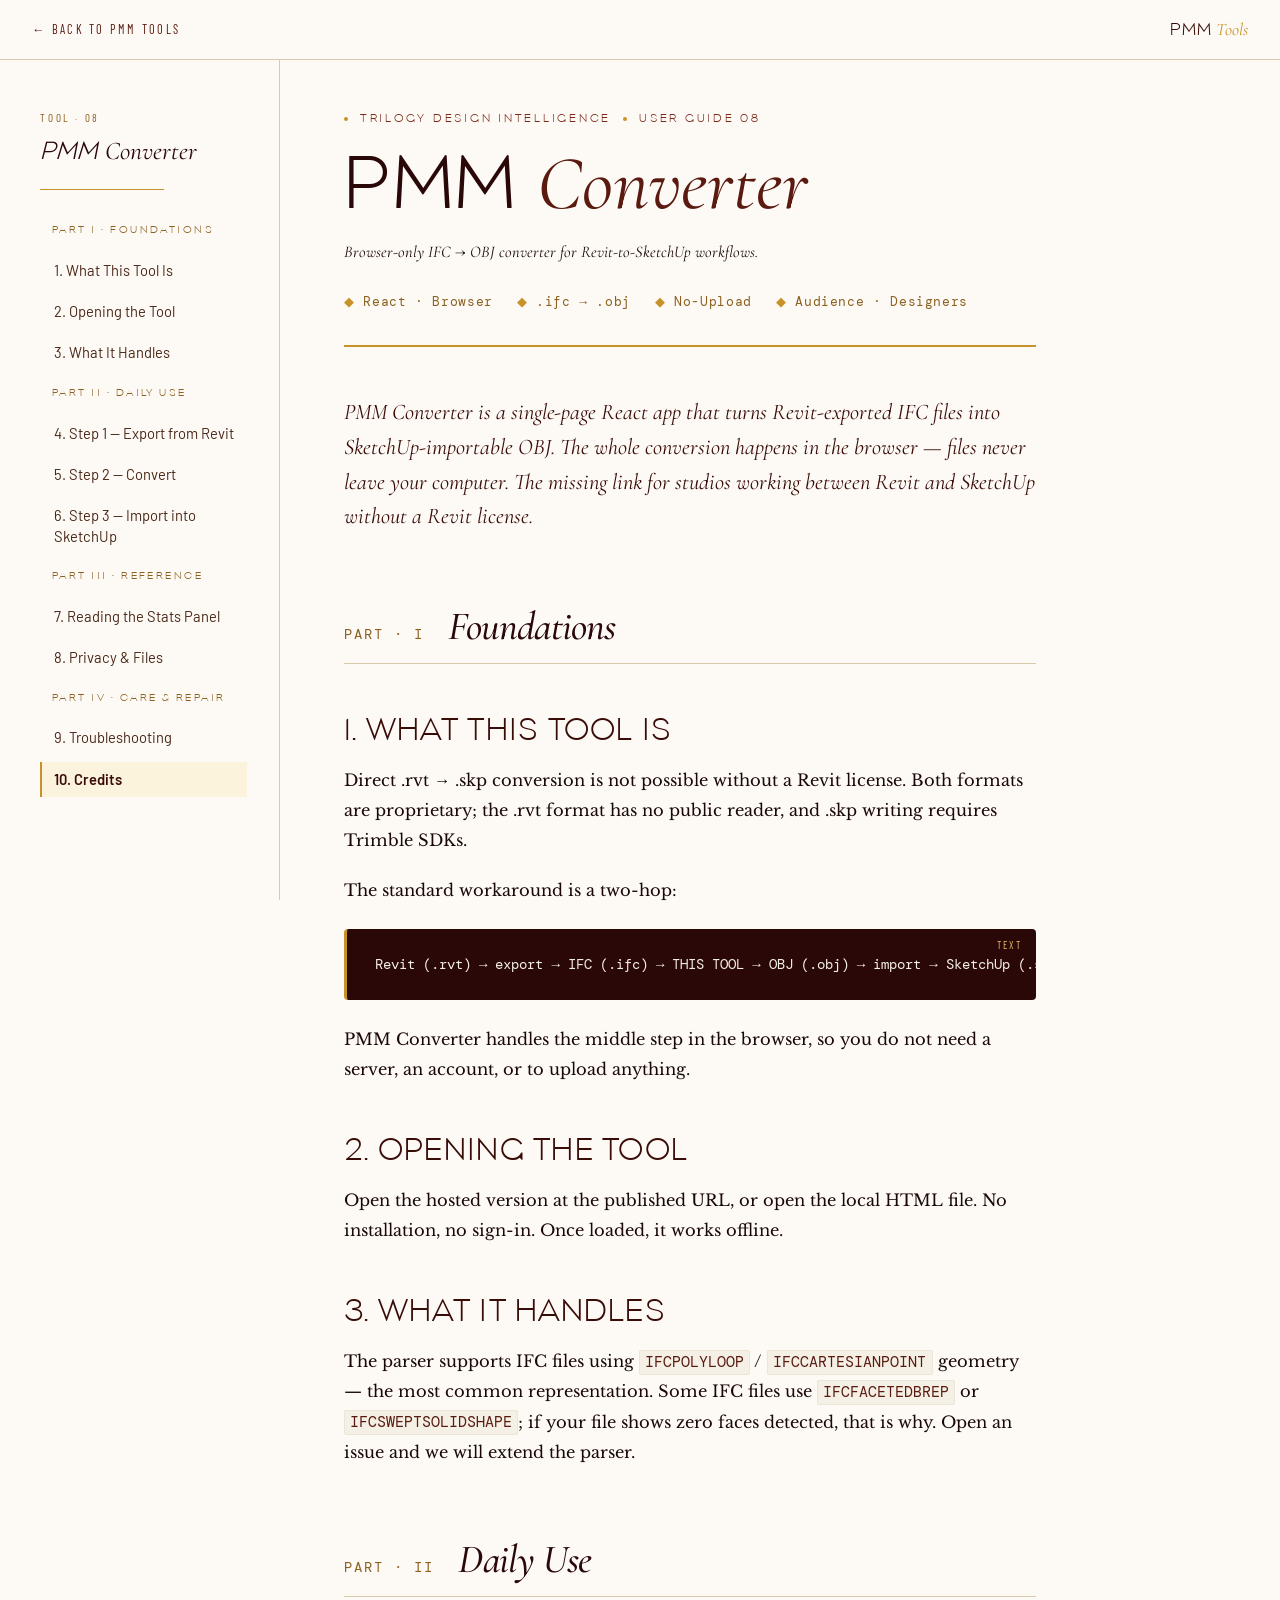
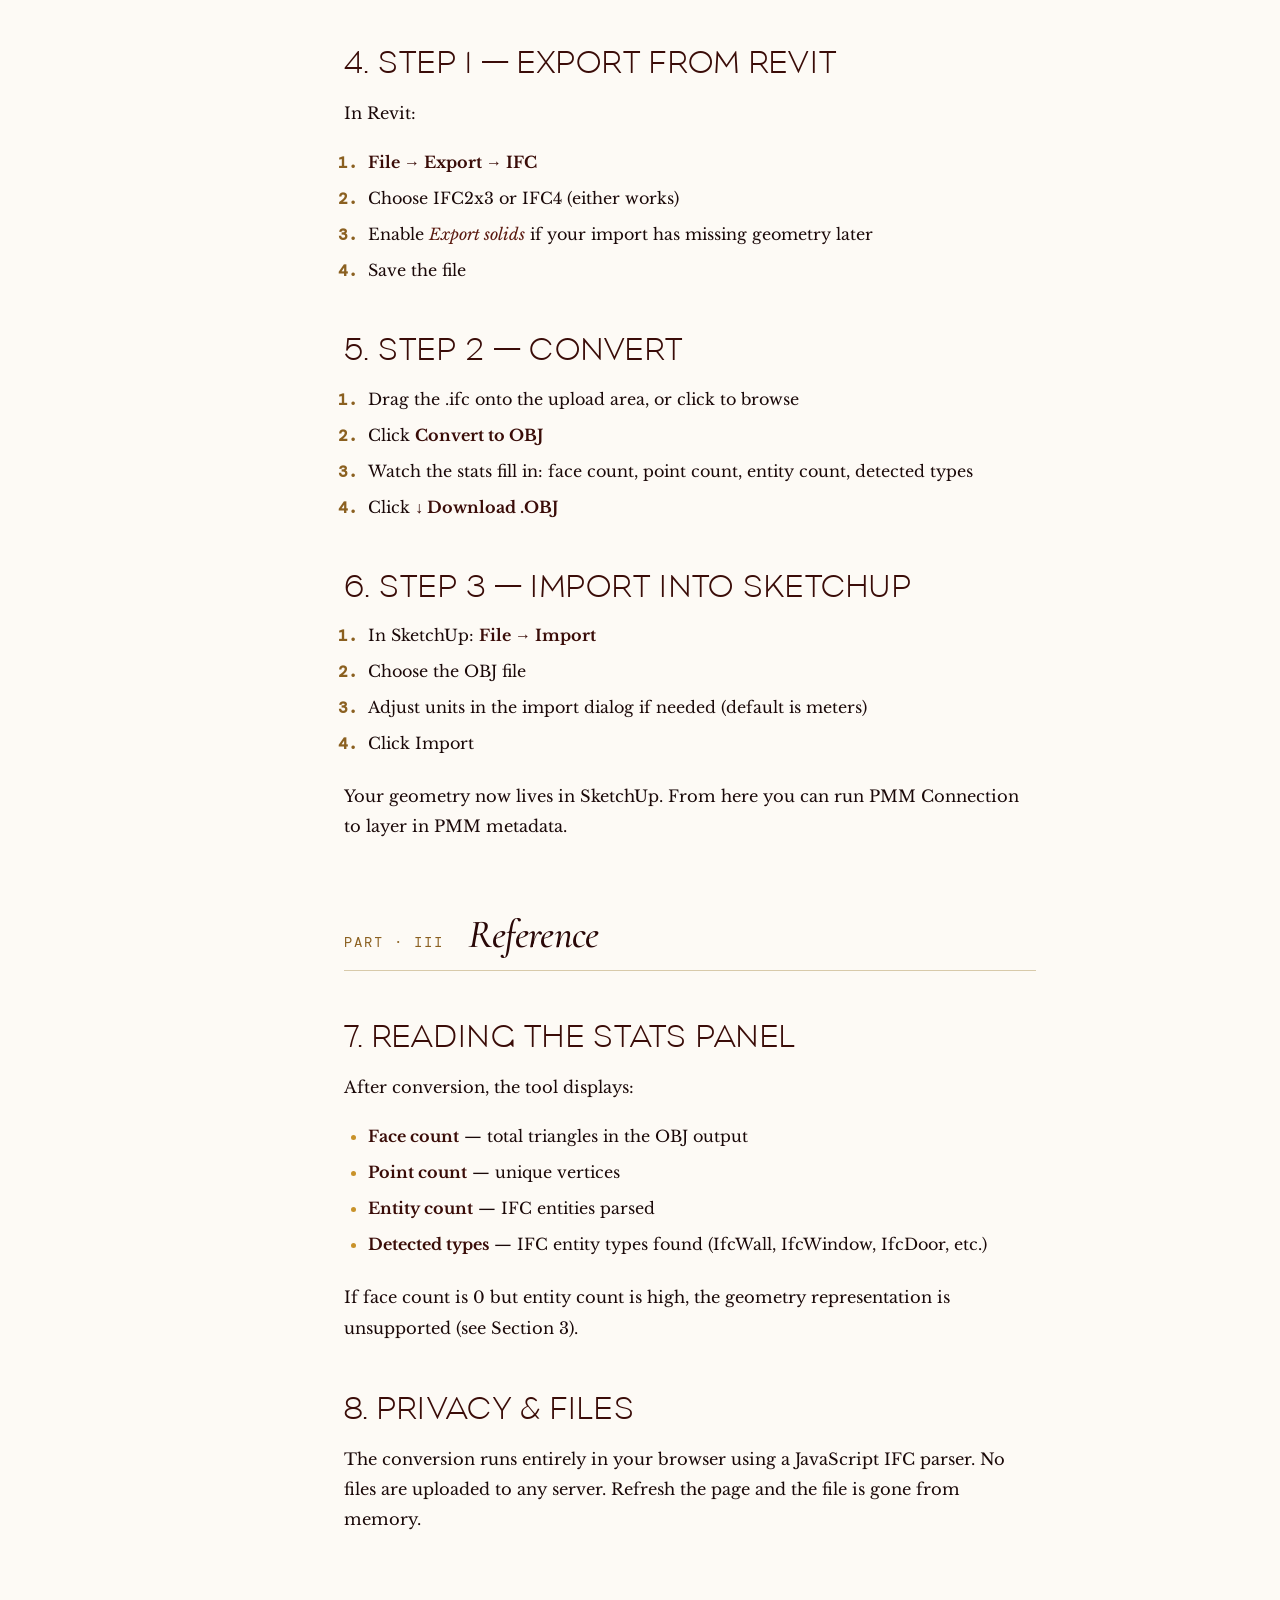
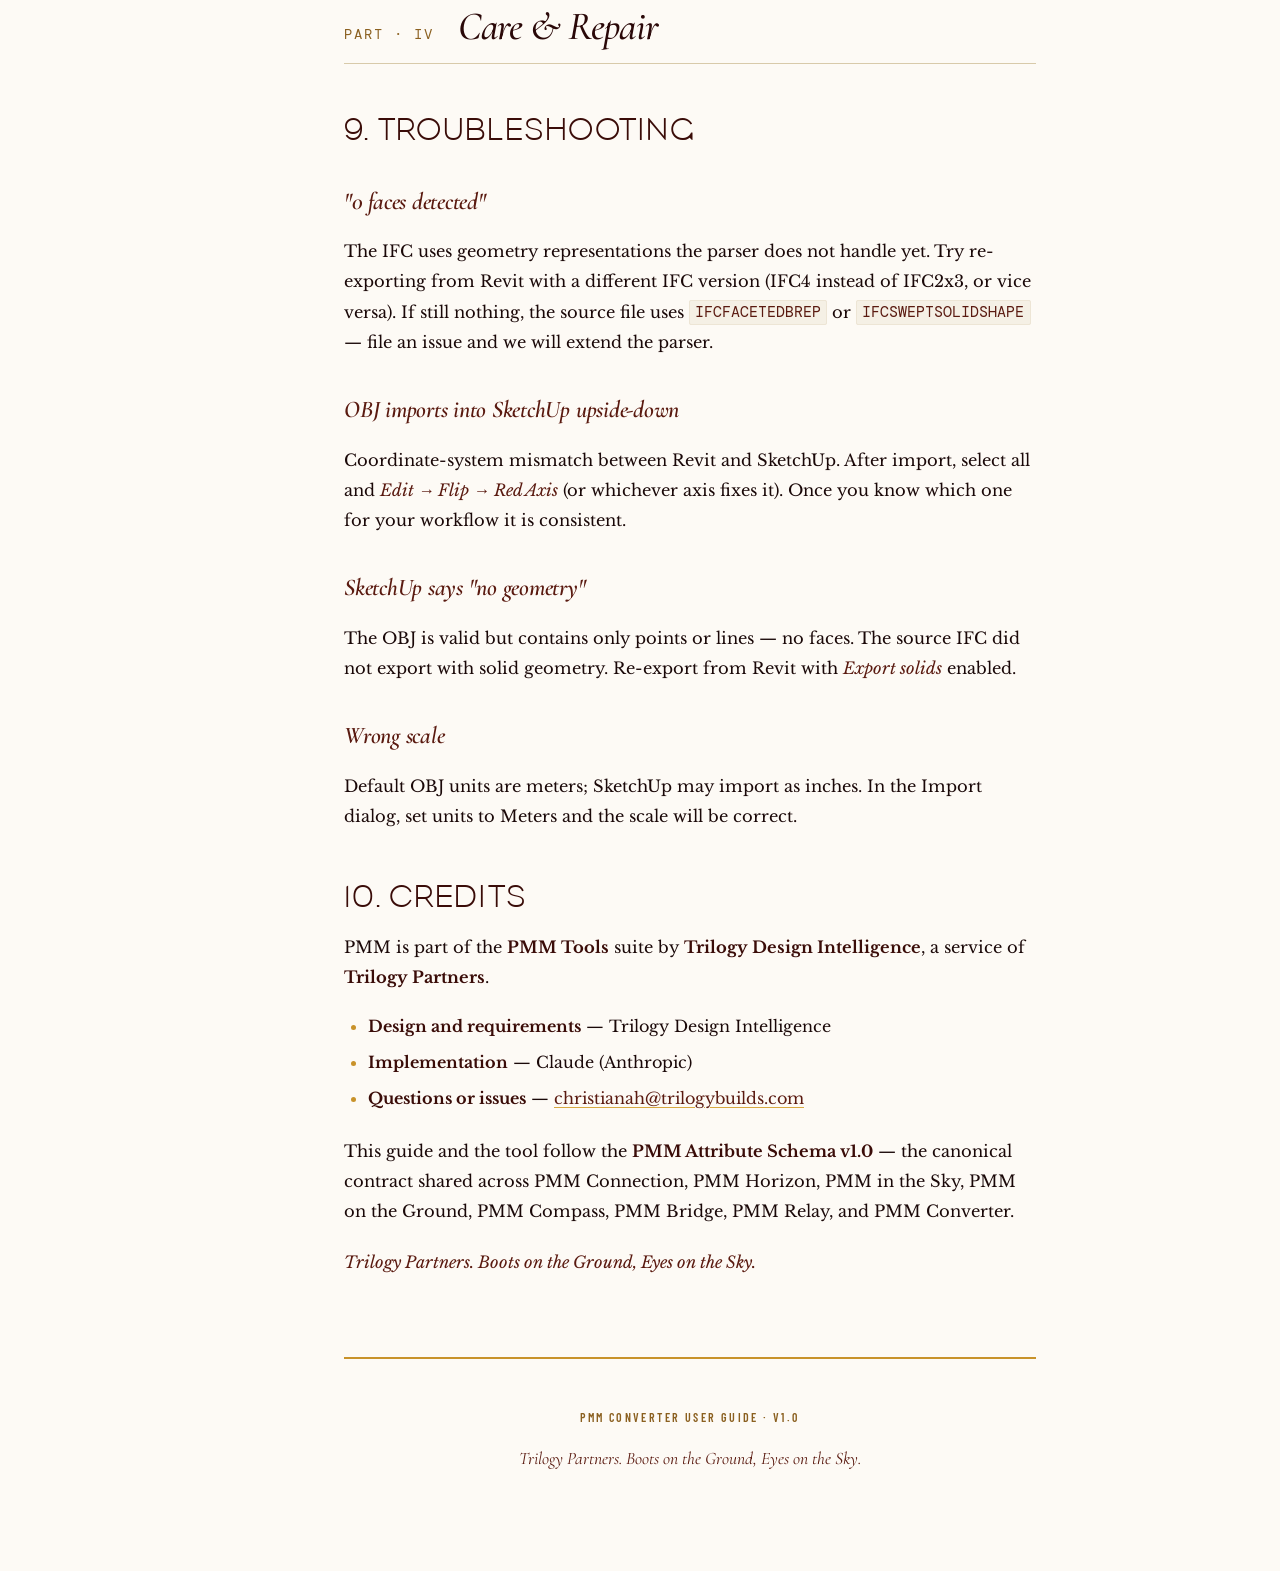
<file: guides/pmm-converter.html>
<!DOCTYPE html>
<html lang="en">
<head>
<meta charset="UTF-8">
<meta name="viewport" content="width=device-width, initial-scale=1.0">
<title>PMM Converter — User Guide · PMM Tools</title>
<link rel="stylesheet" href="../assets/css/guide.css">
<link href="https://fonts.googleapis.com/css2?family=Cormorant+Garamond:ital,wght@0,400;0,500;0,600;0,700;1,400;1,500&family=Libre+Baskerville:ital,wght@0,400;0,700;1,400&family=Barlow+Condensed:wght@300;400;600;700;800;900&family=Barlow:wght@300;400;500;600&family=DM+Mono:wght@300;400;500&display=swap" rel="stylesheet">
</head>
<body>

<header class="guide-topbar">
  <a href="../index.html" class="guide-back">← Back to PMM Tools</a>
  <a href="../index.html" class="guide-tools-link">PMM <em>Tools</em></a>
</header>

<div class="guide-layout">

  <aside class="guide-toc">
    <div class="toc-eyebrow">Tool · 08</div>
    <h2 class="toc-title">PMM <em>Converter</em></h2>
    <div class="toc-rule"></div>
    <ul class="toc-list">
      <li><span class="toc-part">Part I · Foundations</span></li>
      <li><a href="#what-it-is">1. What This Tool Is</a></li>
      <li><a href="#open-it">2. Opening the Tool</a></li>
      <li><a href="#limits">3. What It Handles</a></li>
      <li><span class="toc-part">Part II · Daily Use</span></li>
      <li><a href="#export-revit">4. Step 1 — Export from Revit</a></li>
      <li><a href="#convert">5. Step 2 — Convert</a></li>
      <li><a href="#import-sketchup">6. Step 3 — Import into SketchUp</a></li>
      <li><span class="toc-part">Part III · Reference</span></li>
      <li><a href="#stats">7. Reading the Stats Panel</a></li>
      <li><a href="#privacy">8. Privacy &amp; Files</a></li>
      <li><span class="toc-part">Part IV · Care &amp; Repair</span></li>
      <li><a href="#troubleshooting">9. Troubleshooting</a></li>
      <li><a href="#credits">10. Credits</a></li>
    </ul>
  </aside>

  <article class="guide-article">

    <header class="guide-masthead">
      <div class="guide-eyebrow">
        <span class="dot"></span>
        TRILOGY DESIGN INTELLIGENCE
        <span class="dot"></span>
        USER GUIDE 08
      </div>
      <h1 class="guide-title">PMM <em>Converter</em></h1>
      <p class="guide-subtitle">Browser-only IFC → OBJ converter for Revit-to-SketchUp workflows.</p>
      <div class="guide-meta">
        <span>React · Browser</span>
        <span>.ifc → .obj</span>
        <span>No-Upload</span>
        <span>Audience · Designers</span>
      </div>
    </header>

    <p class="lede">PMM Converter is a single-page React app that turns Revit-exported IFC files into SketchUp-importable OBJ. The whole conversion happens in the browser — files never leave your computer. The missing link for studios working between Revit and SketchUp without a Revit license.</p>

<div class="part-header">
  <span class="part-number">PART · I</span>
  <span class="part-title">Foundations</span>
</div>
<h2 id="what-it-is">1. What This Tool Is</h2>
<p>Direct .rvt → .skp conversion is not possible without a Revit license. Both formats are proprietary; the .rvt format has no public reader, and .skp writing requires Trimble SDKs.</p><p>The standard workaround is a two-hop:</p><pre data-lang="text"><code>Revit (.rvt) → export → IFC (.ifc) → THIS TOOL → OBJ (.obj) → import → SketchUp (.skp)</code></pre><p>PMM Converter handles the middle step in the browser, so you do not need a server, an account, or to upload anything.</p>
<h2 id="open-it">2. Opening the Tool</h2>
<p>Open the hosted version at the published URL, or open the local HTML file. No installation, no sign-in. Once loaded, it works offline.</p>
<h2 id="limits">3. What It Handles</h2>
<p>The parser supports IFC files using <code>IFCPOLYLOOP</code> / <code>IFCCARTESIANPOINT</code> geometry — the most common representation. Some IFC files use <code>IFCFACETEDBREP</code> or <code>IFCSWEPTSOLIDSHAPE</code>; if your file shows zero faces detected, that is why. Open an issue and we will extend the parser.</p>

<div class="part-header">
  <span class="part-number">PART · II</span>
  <span class="part-title">Daily Use</span>
</div>
<h2 id="export-revit">4. Step 1 — Export from Revit</h2>
<p>In Revit:</p><ol><li><strong>File → Export → IFC</strong></li><li>Choose IFC2x3 or IFC4 (either works)</li><li>Enable <em>Export solids</em> if your import has missing geometry later</li><li>Save the file</li></ol>
<h2 id="convert">5. Step 2 — Convert</h2>
<ol><li>Drag the .ifc onto the upload area, or click to browse</li><li>Click <strong>Convert to OBJ</strong></li><li>Watch the stats fill in: face count, point count, entity count, detected types</li><li>Click <strong>↓ Download .OBJ</strong></li></ol>
<h2 id="import-sketchup">6. Step 3 — Import into SketchUp</h2>
<ol><li>In SketchUp: <strong>File → Import</strong></li><li>Choose the OBJ file</li><li>Adjust units in the import dialog if needed (default is meters)</li><li>Click Import</li></ol><p>Your geometry now lives in SketchUp. From here you can run PMM Connection to layer in PMM metadata.</p>

<div class="part-header">
  <span class="part-number">PART · III</span>
  <span class="part-title">Reference</span>
</div>
<h2 id="stats">7. Reading the Stats Panel</h2>
<p>After conversion, the tool displays:</p><ul><li><strong>Face count</strong> — total triangles in the OBJ output</li><li><strong>Point count</strong> — unique vertices</li><li><strong>Entity count</strong> — IFC entities parsed</li><li><strong>Detected types</strong> — IFC entity types found (IfcWall, IfcWindow, IfcDoor, etc.)</li></ul><p>If face count is 0 but entity count is high, the geometry representation is unsupported (see Section 3).</p>
<h2 id="privacy">8. Privacy &amp; Files</h2>
<p>The conversion runs entirely in your browser using a JavaScript IFC parser. No files are uploaded to any server. Refresh the page and the file is gone from memory.</p>

<div class="part-header">
  <span class="part-number">PART · IV</span>
  <span class="part-title">Care &amp; Repair</span>
</div>
<h2 id="troubleshooting">9. Troubleshooting</h2>
<h3>"0 faces detected"</h3><p>The IFC uses geometry representations the parser does not handle yet. Try re-exporting from Revit with a different IFC version (IFC4 instead of IFC2x3, or vice versa). If still nothing, the source file uses <code>IFCFACETEDBREP</code> or <code>IFCSWEPTSOLIDSHAPE</code> — file an issue and we will extend the parser.</p><h3>OBJ imports into SketchUp upside-down</h3><p>Coordinate-system mismatch between Revit and SketchUp. After import, select all and <em>Edit → Flip → Red Axis</em> (or whichever axis fixes it). Once you know which one for your workflow it is consistent.</p><h3>SketchUp says "no geometry"</h3><p>The OBJ is valid but contains only points or lines — no faces. The source IFC did not export with solid geometry. Re-export from Revit with <em>Export solids</em> enabled.</p><h3>Wrong scale</h3><p>Default OBJ units are meters; SketchUp may import as inches. In the Import dialog, set units to Meters and the scale will be correct.</p>
<h2 id="credits">10. Credits</h2>
<p>PMM is part of the <strong>PMM Tools</strong> suite by <strong>Trilogy Design Intelligence</strong>, a service of <strong>Trilogy Partners</strong>.</p><ul><li><strong>Design and requirements</strong> — Trilogy Design Intelligence</li><li><strong>Implementation</strong> — Claude (Anthropic)</li><li><strong>Questions or issues</strong> — <a href="mailto:christianah@trilogybuilds.com">christianah@trilogybuilds.com</a></li></ul><p>This guide and the tool follow the <strong>PMM Attribute Schema v1.0</strong> — the canonical contract shared across PMM Connection, PMM Horizon, PMM in the Sky, PMM on the Ground, PMM Compass, PMM Bridge, PMM Relay, and PMM Converter.</p><p><em>Trilogy Partners. Boots on the Ground, Eyes on the Sky.</em></p>

    <footer class="guide-footer">
      <span class="credit">PMM Converter User Guide · v1.0</span>
      <div class="tag"><em>Trilogy Partners. Boots on the Ground, Eyes on the Sky.</em></div>
    </footer>

  </article>
</div>

<script>
(function () {
  const links = document.querySelectorAll('.toc-list a');
  const sections = Array.from(links).map(l => document.querySelector(l.getAttribute('href'))).filter(Boolean);
  if (!('IntersectionObserver' in window)) return;
  const io = new IntersectionObserver((entries) => {
    entries.forEach(entry => {
      if (entry.isIntersecting) {
        const id = entry.target.id;
        links.forEach(l => l.classList.toggle('active', l.getAttribute('href') === '#' + id));
      }
    });
  }, { rootMargin: '-100px 0px -60% 0px', threshold: 0 });
  sections.forEach(s => io.observe(s));
})();
</script>

</body>
</html>
</file>
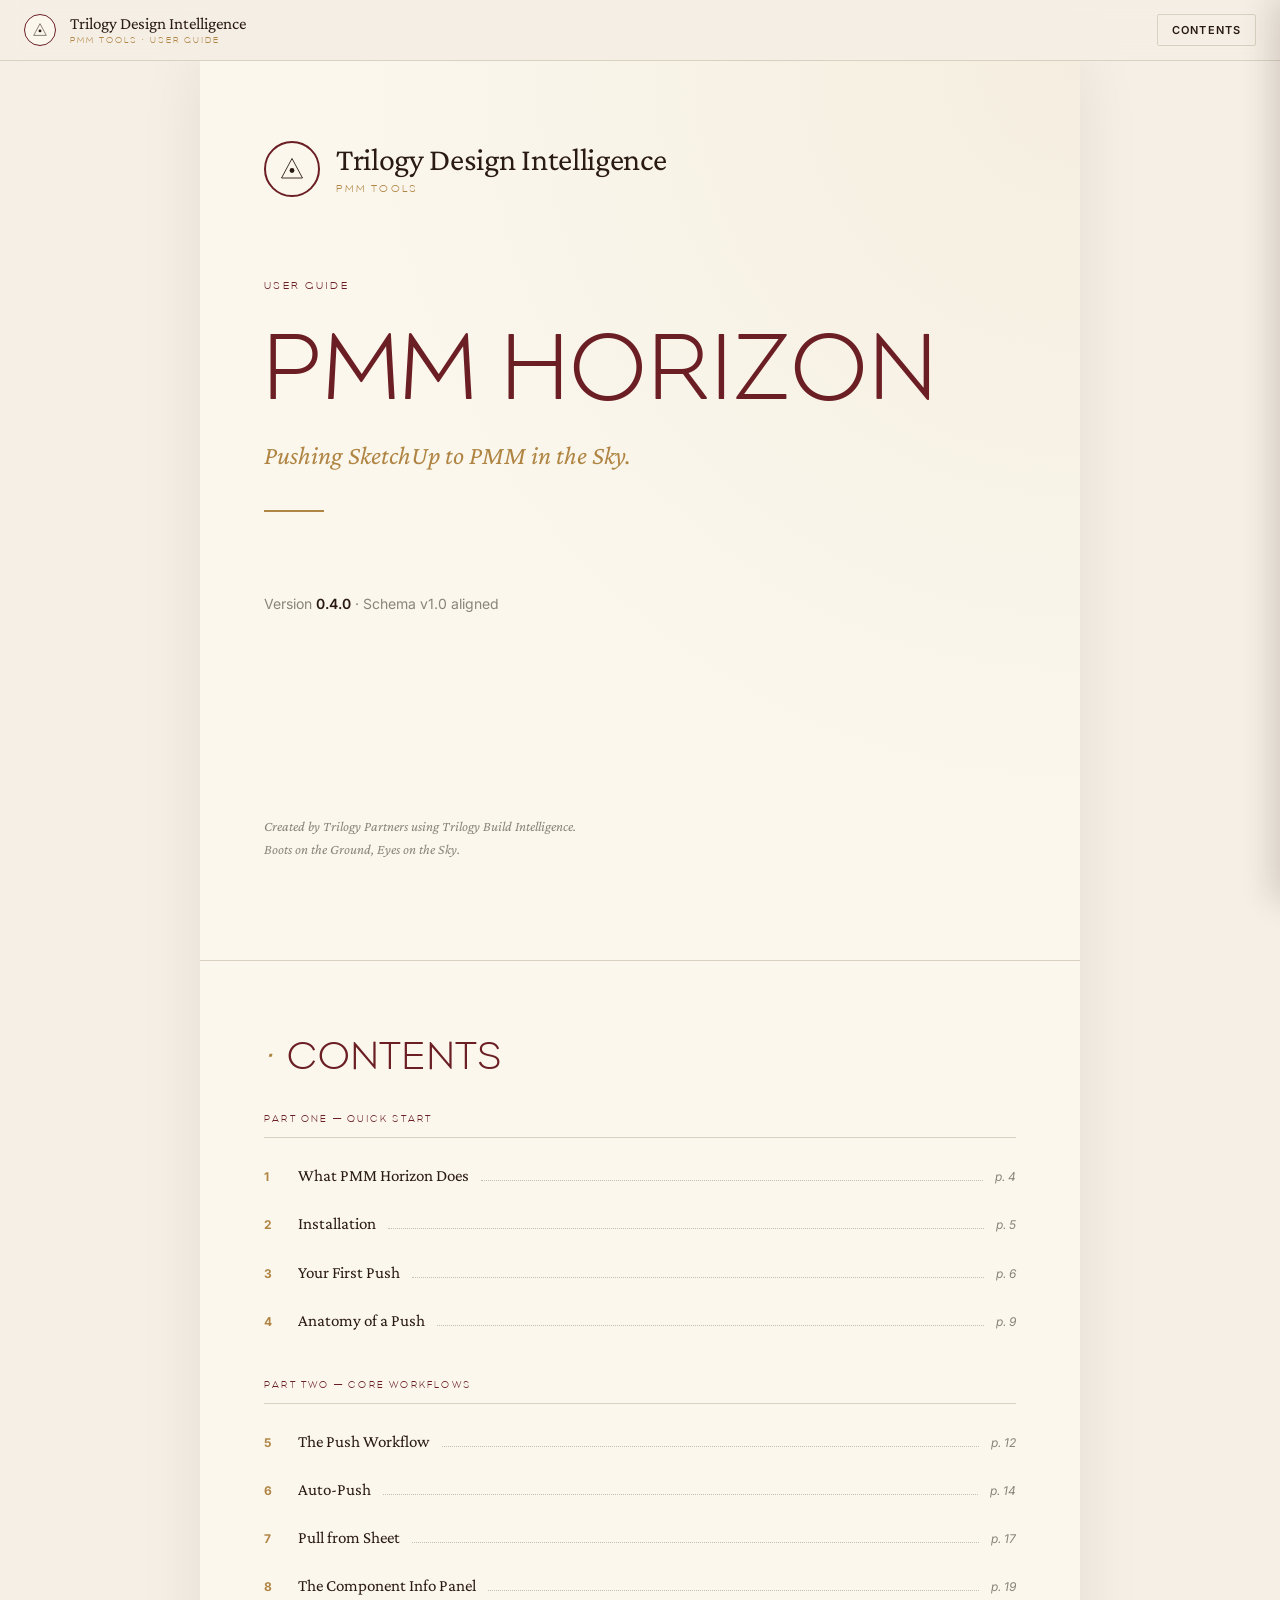
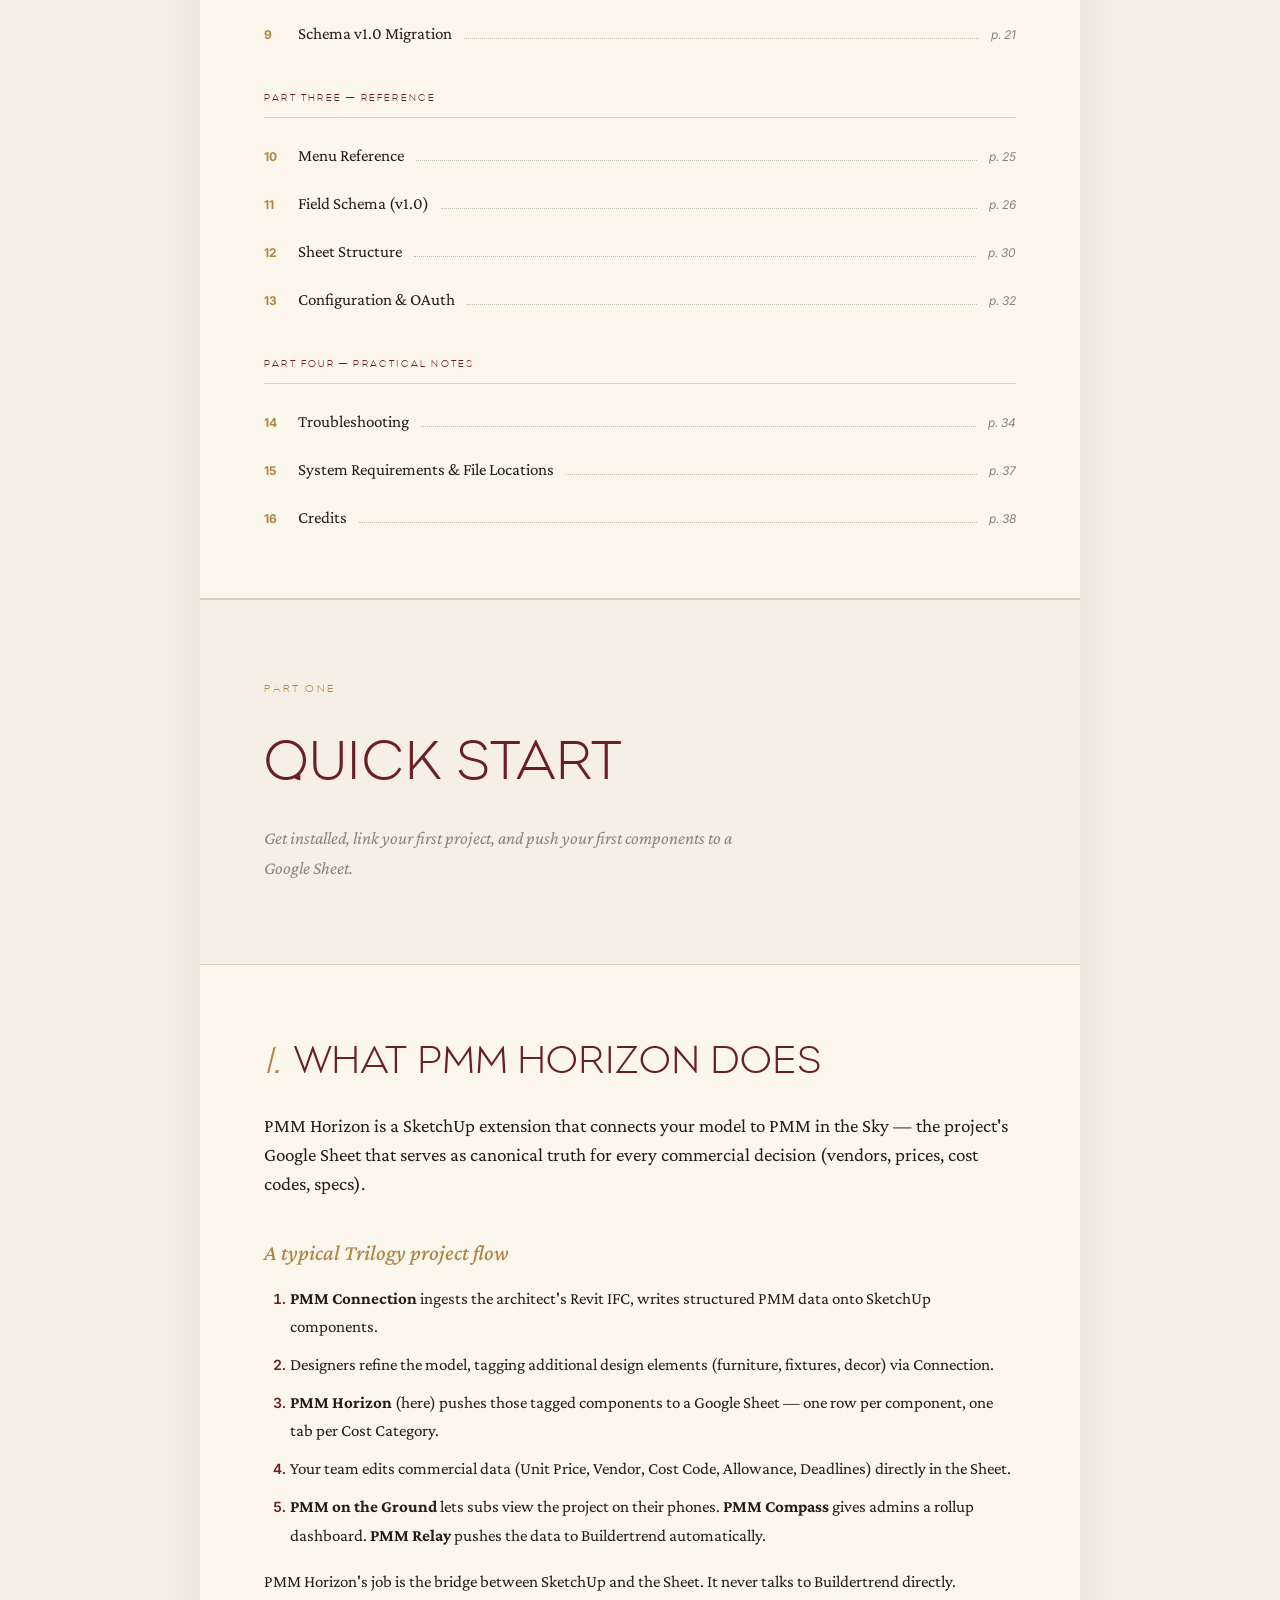
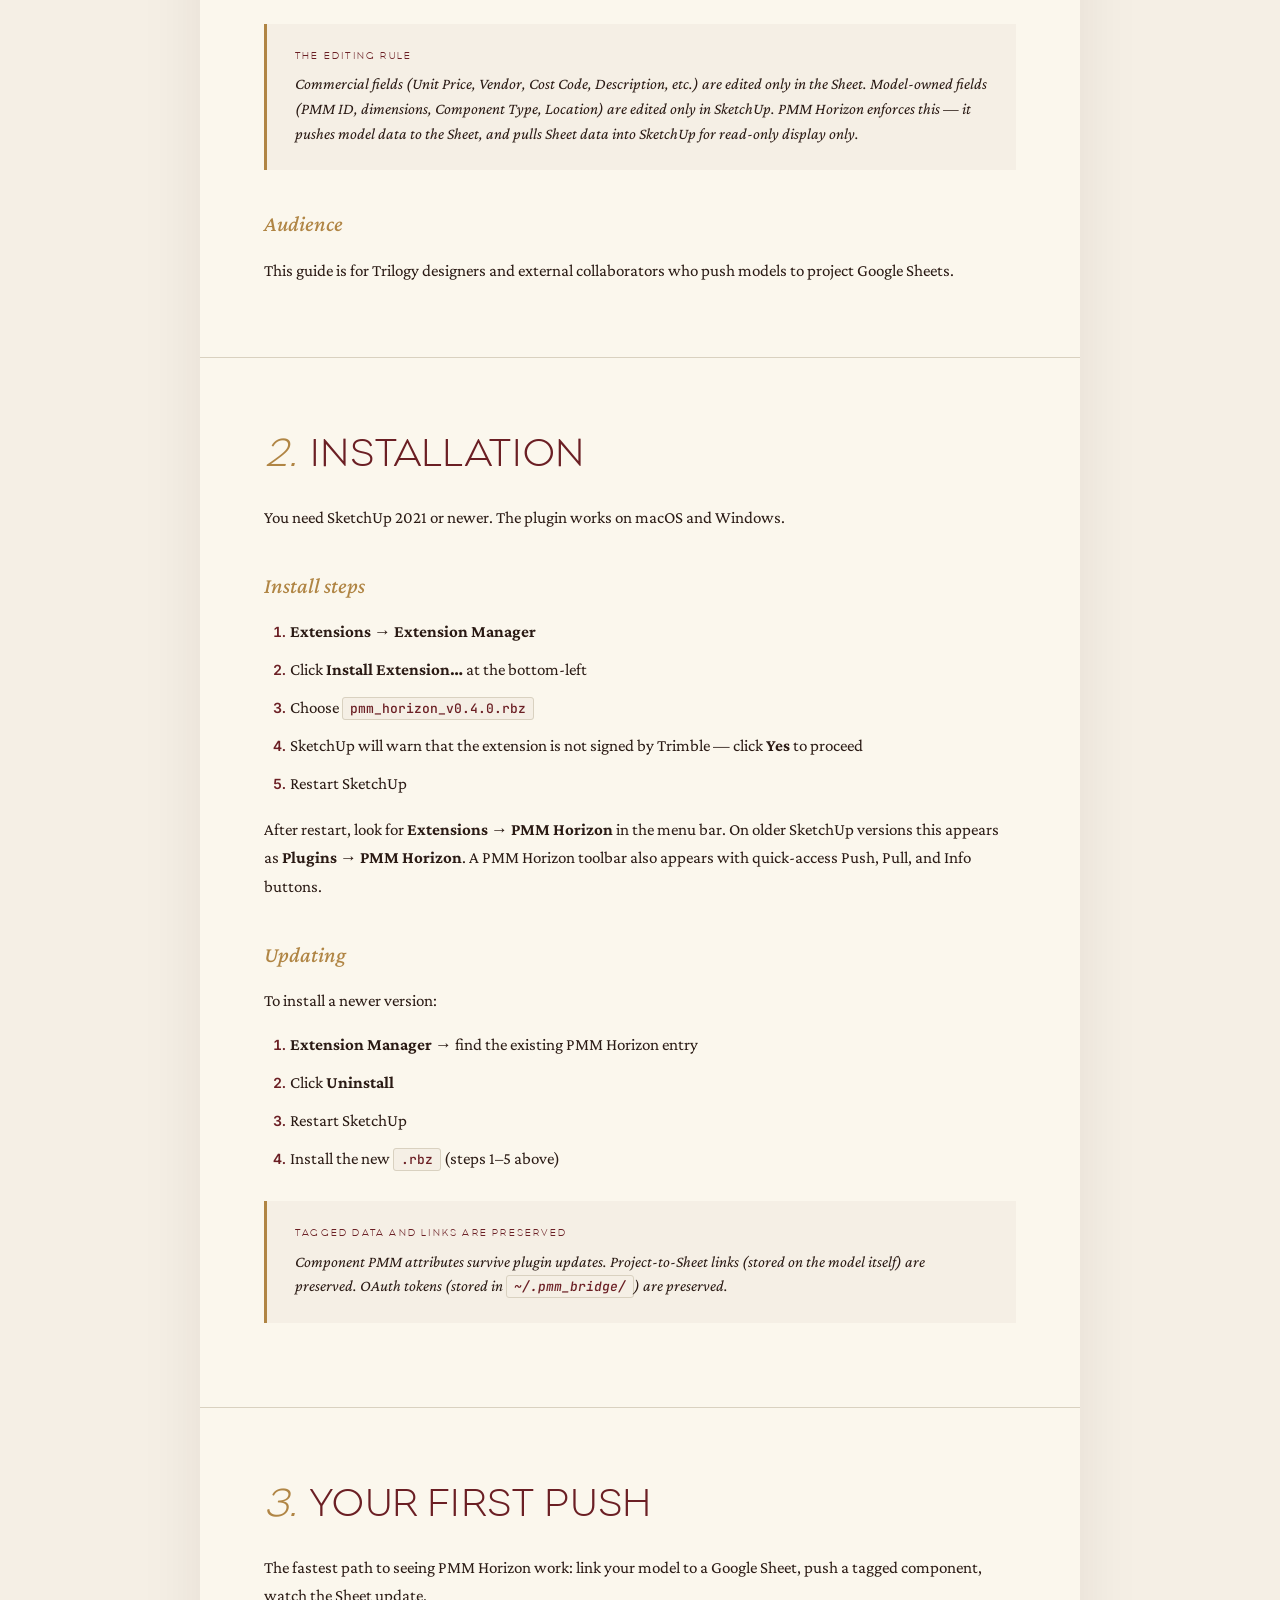
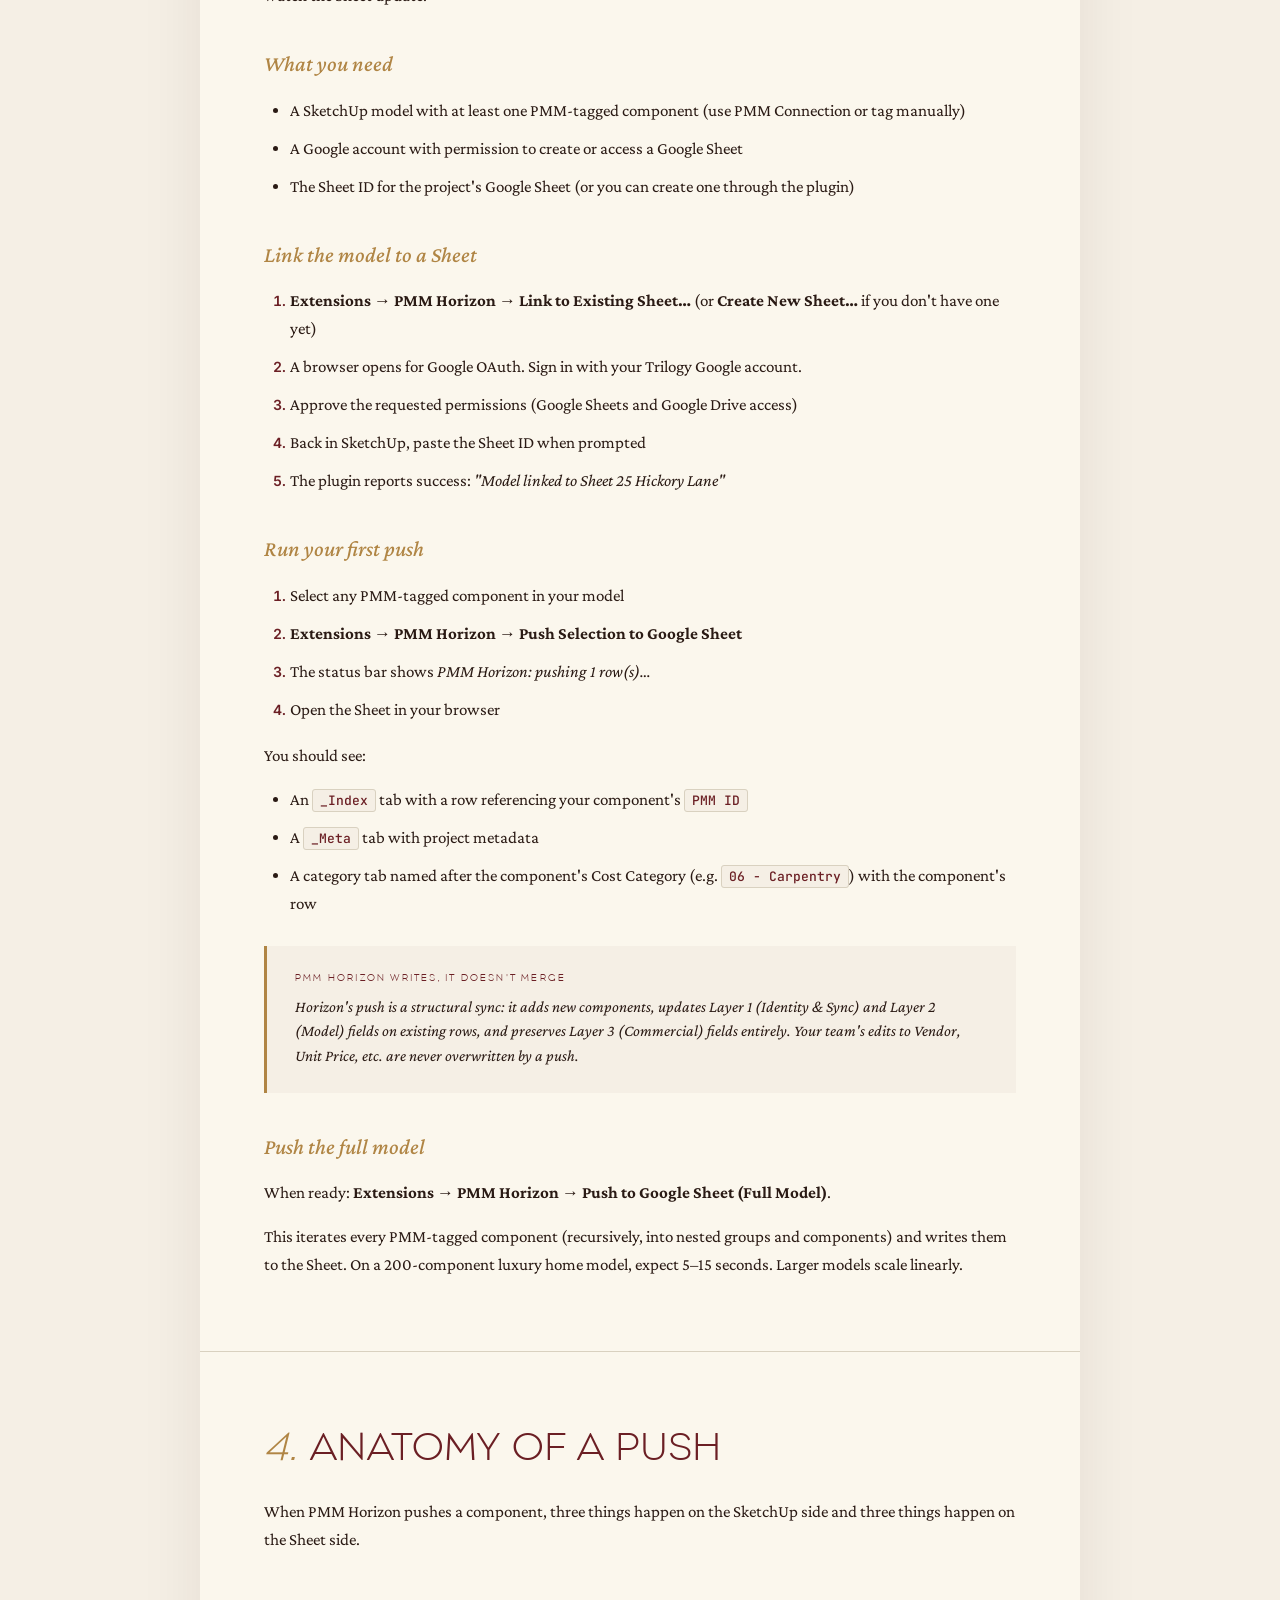
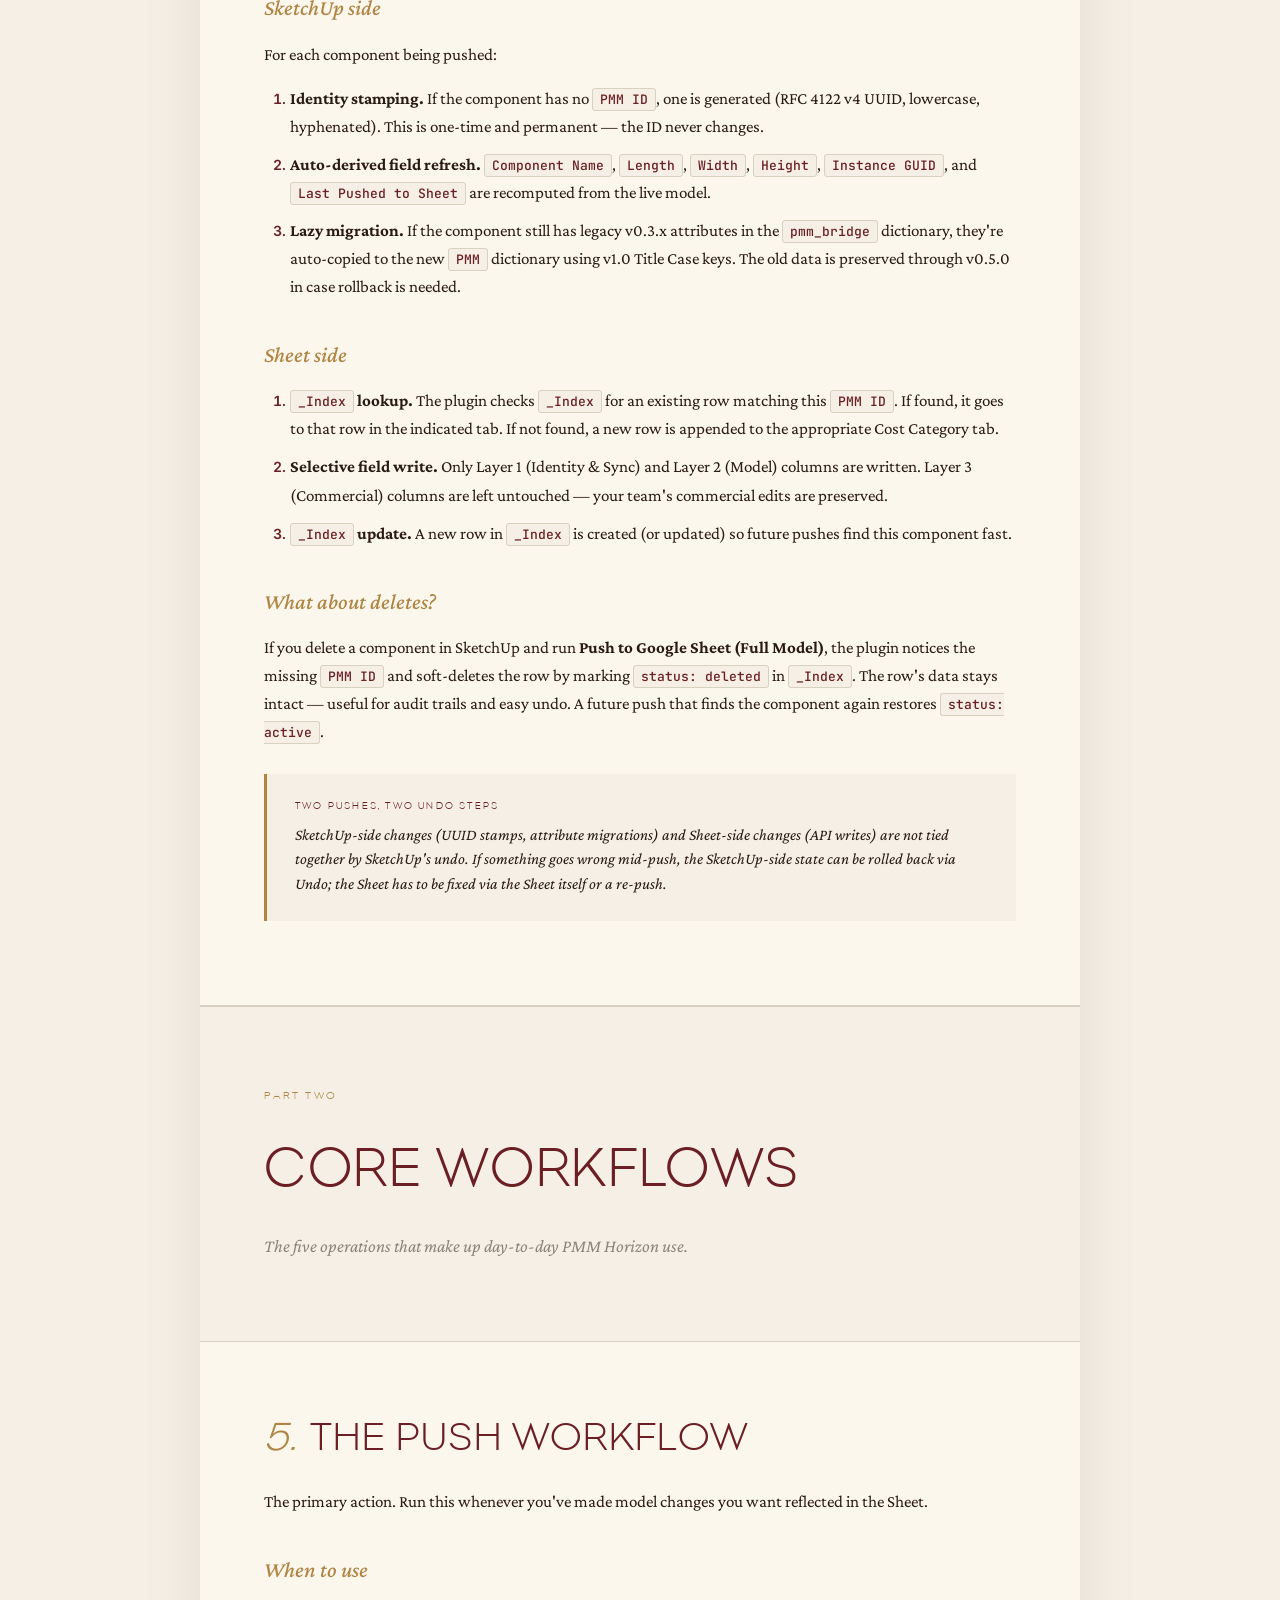
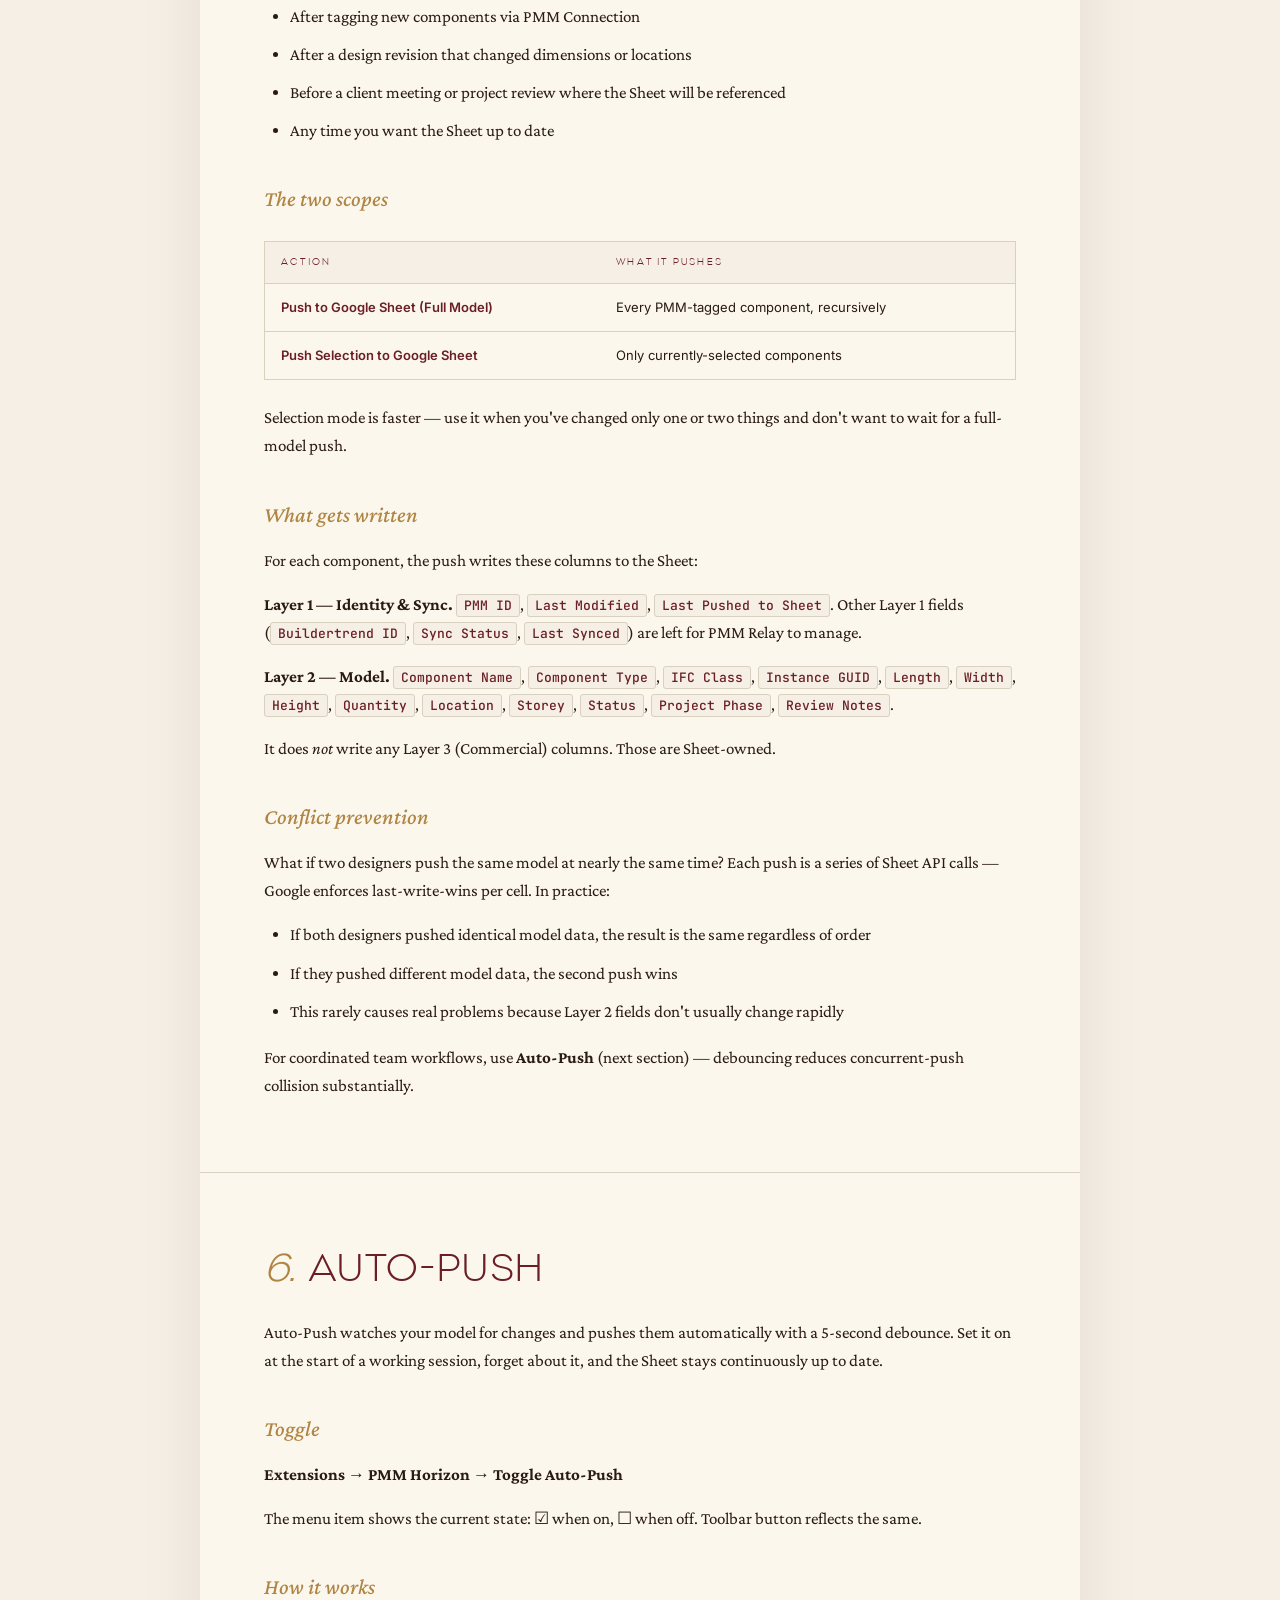
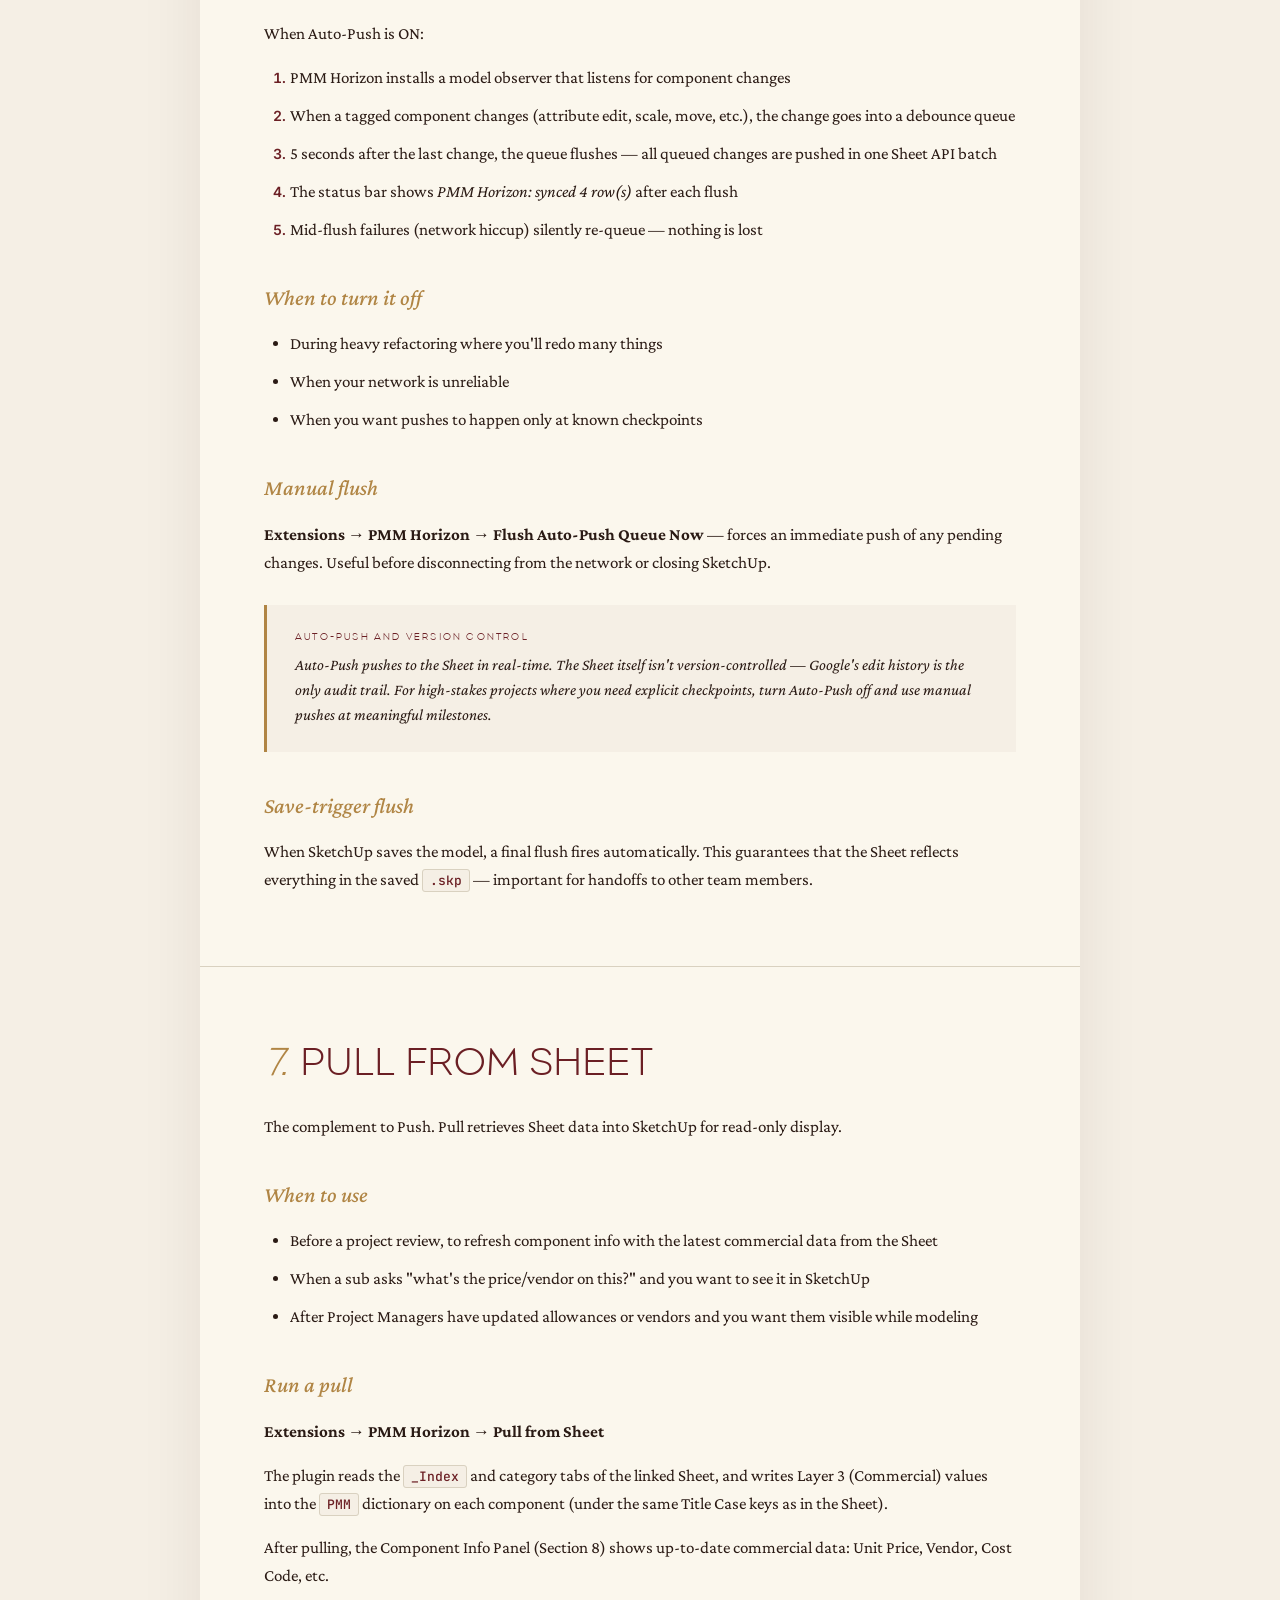
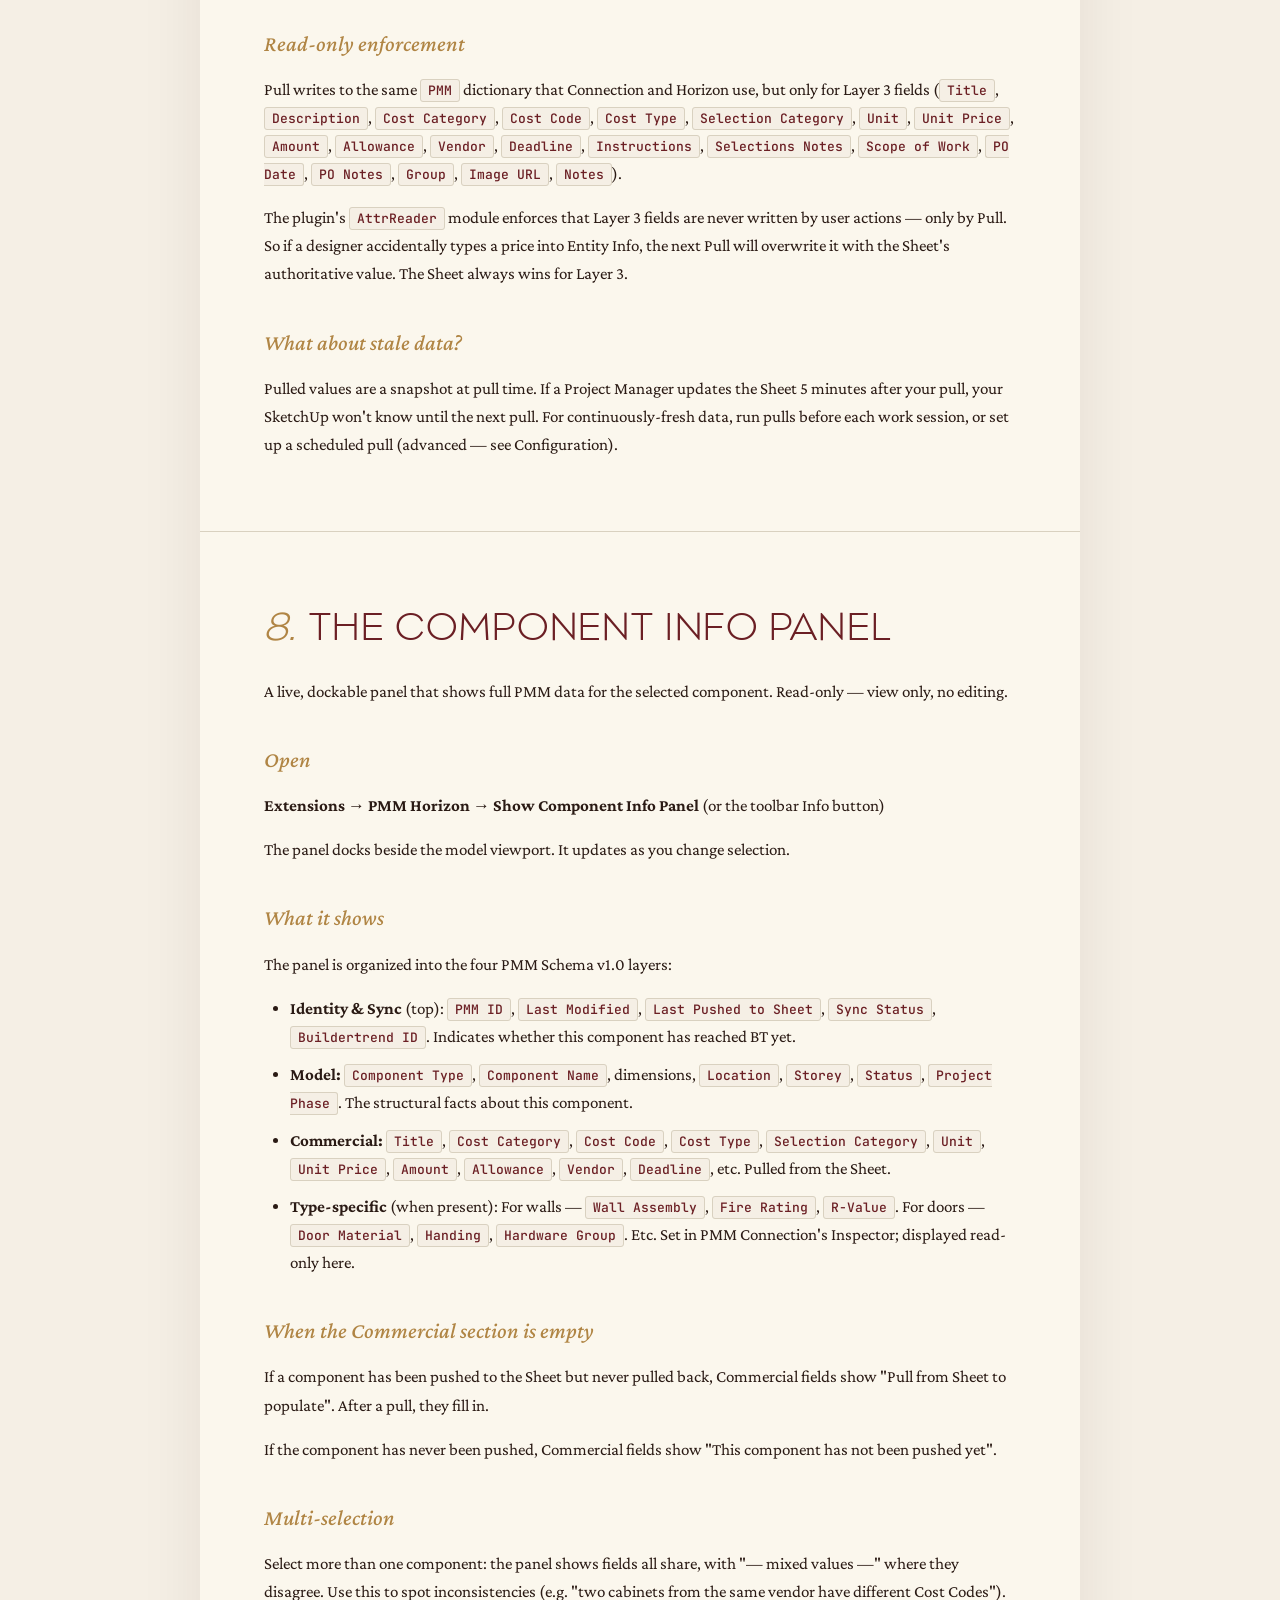
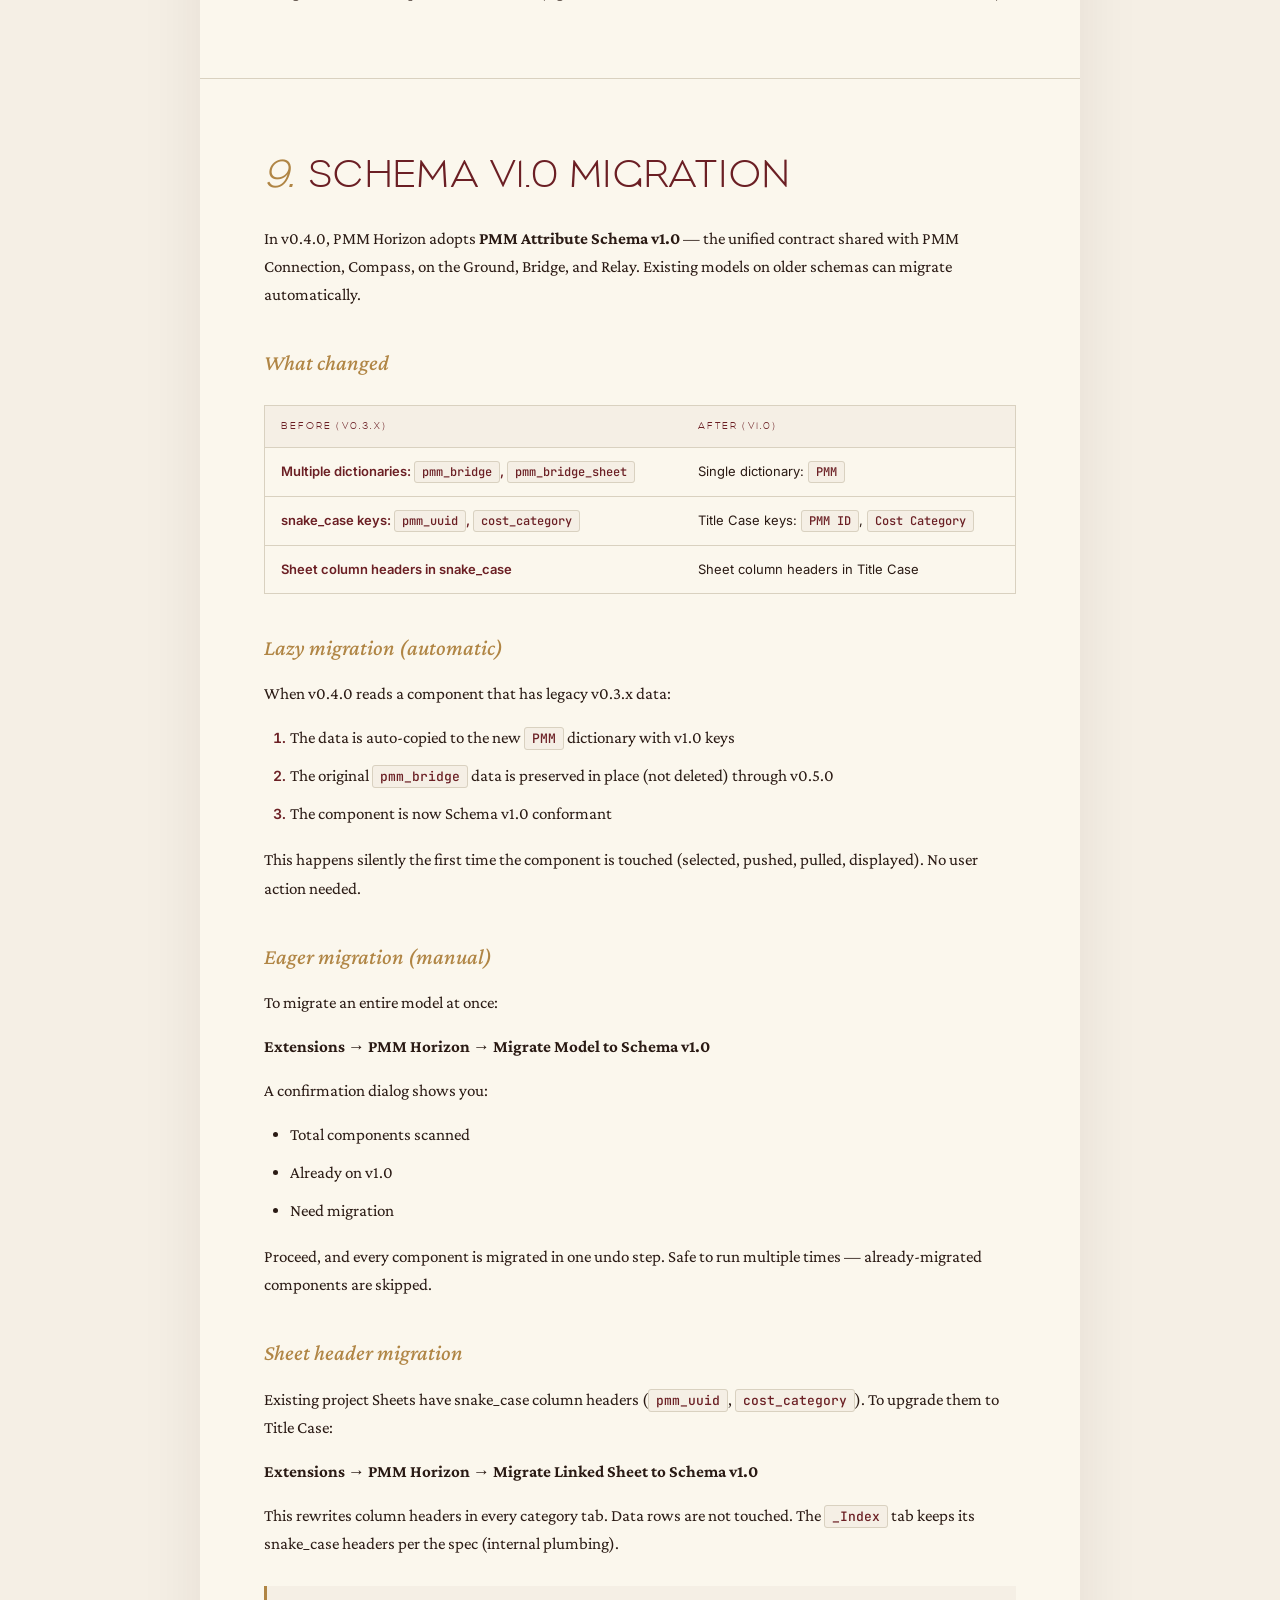
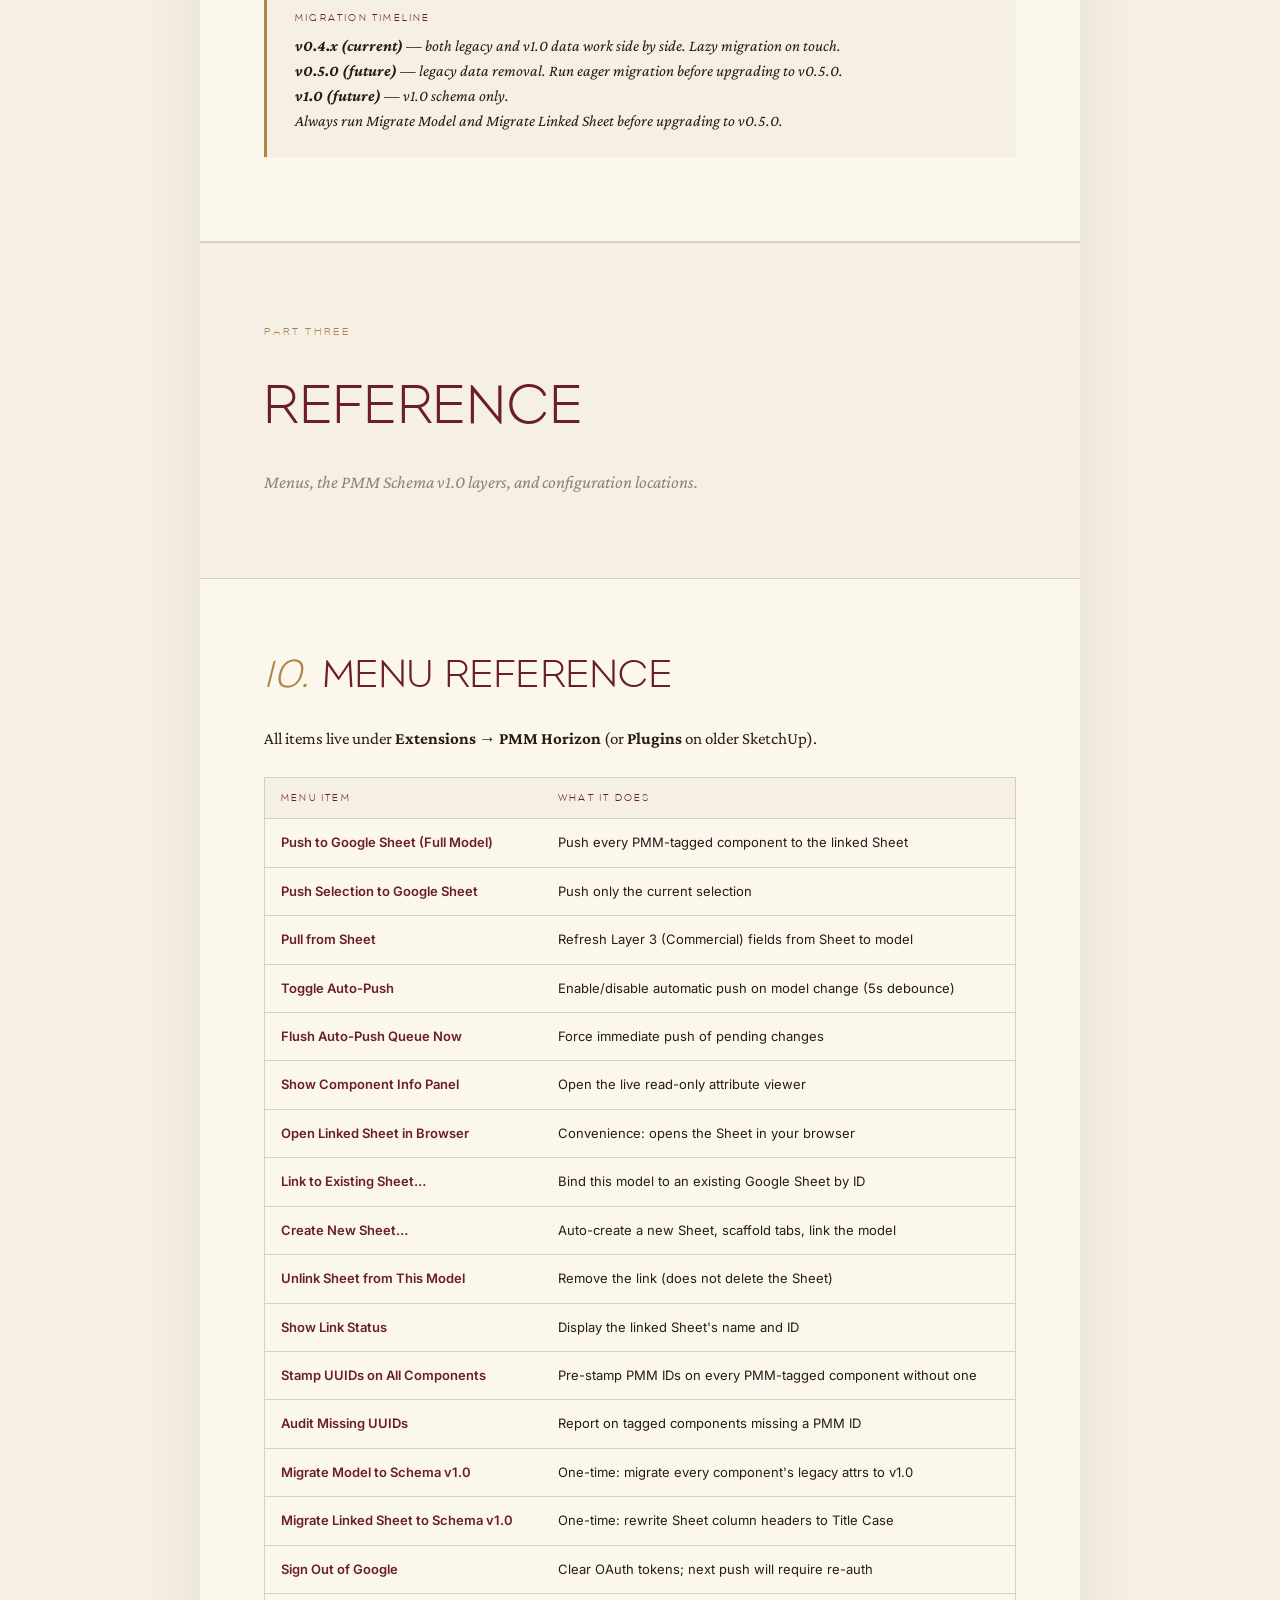
<file: guides/pmm-horizon.html>
<!DOCTYPE html>
<html lang="en">
<head>
<meta charset="UTF-8" />
<meta name="viewport" content="width=device-width, initial-scale=1.0, maximum-scale=5" />
<title>PMM Horizon — User Guide · Trilogy Design Intelligence</title>
<link rel="preconnect" href="https://fonts.googleapis.com">
<link rel="preconnect" href="https://fonts.gstatic.com" crossorigin>
<link href="https://fonts.googleapis.com/css2?family=Crimson+Pro:ital,wght@0,300;0,400;0,500;0,600;1,400&family=Inter:wght@300;400;500;600;700&family=JetBrains+Mono:wght@400;500;600&display=swap" rel="stylesheet">
<style>
@font-face {
  font-family: 'Eagle Light';
  src: url('../assets/fonts/eagle-light.ttf') format('truetype');
  font-weight: 300; font-style: normal; font-display: swap;
}
/* ── Eagle Light retrofit — for cover & display headings ── */
.cover h2.title,
.cover h1.title,
.section > h2,
.section h2,
.part-divider h2,
.pillar-title,
.flow-step .step-name,
.guides-table .tool-name {
  font-family: 'Eagle Light', 'Bebas Neue', 'Arial Narrow', sans-serif !important;
  font-weight: 300 !important;
  letter-spacing: 0.03em !important;
  text-transform: uppercase;
}
.cover-eyebrow,
.part-divider .label,
.toc-part,
.callout-label,
.cover-header h1.brand .sub,
.topbar .brand .sub,
.drawer .drawer-sub,
.section h2 .num,
th {
  font-family: 'Eagle Light', 'Bebas Neue', 'Arial Narrow', sans-serif !important;
  font-weight: 300 !important;
  letter-spacing: 0.22em !important;
  text-transform: uppercase;
}
.section h2 .num {
  letter-spacing: 0.04em !important;
  font-style: normal;
}

  :root {
    --ink: #2a1a14;
    --maroon: #6b1f24;
    --maroon-light: #8a3338;
    --brass: #b08544;
    --brass-light: #c9a86a;
    --cream: #f5efe5;
    --cream-light: #faf6ec;
    --paper: #fbf7ed;
    --stone: #8a847a;
    --stone-light: #c5beb1;
    --rule: #d9d1c0;
    --shadow: rgba(42, 26, 20, 0.08);
    --shadow-strong: rgba(42, 26, 20, 0.16);
    --code-bg: #2a1a14;
    --code-fg: #f5efe5;
    --code-comment: #9a8b78;
    --code-keyword: #c9a86a;
    --code-string: #d4b88a;
  }

  * { box-sizing: border-box; margin: 0; padding: 0; }
  html { scroll-behavior: smooth; }

  body {
    background: var(--cream);
    color: var(--ink);
    font-family: 'Crimson Pro', Georgia, 'Times New Roman', serif;
    font-size: 17px;
    line-height: 1.65;
    -webkit-font-smoothing: antialiased;
    -moz-osx-font-smoothing: grayscale;
  }

  ::selection { background: var(--brass-light); color: var(--ink); }

  .shell {
    max-width: 880px;
    margin: 0 auto;
    background: var(--paper);
    box-shadow: 0 0 60px var(--shadow);
    min-height: 100vh;
  }

  /* Top bar */
  .topbar {
    position: sticky;
    top: 0;
    z-index: 50;
    background: rgba(245, 239, 229, 0.94);
    border-bottom: 1px solid var(--rule);
    padding: 14px 24px;
    display: flex;
    align-items: center;
    gap: 14px;
    backdrop-filter: blur(8px);
    -webkit-backdrop-filter: blur(8px);
  }
  .topbar .logo {
    width: 32px;
    height: 32px;
    flex-shrink: 0;
    border: 1.5px solid var(--maroon);
    border-radius: 50%;
    display: grid;
    place-items: center;
    background: var(--paper);
  }
  .topbar .logo svg { width: 18px; height: 18px; fill: var(--maroon); }
  .topbar .brand {
    font-family: 'Crimson Pro', serif;
    font-size: 17px;
    color: var(--ink);
    line-height: 1;
  }
  .topbar .brand .sub {
    display: block;
    font-family: 'Inter', sans-serif;
    font-size: 9px;
    font-weight: 600;
    color: var(--brass);
    letter-spacing: 0.22em;
    margin-top: 4px;
    text-transform: uppercase;
  }
  .topbar .menu-btn {
    margin-left: auto;
    background: none;
    border: 1px solid var(--rule);
    color: var(--ink);
    padding: 8px 14px;
    font-family: 'Inter', sans-serif;
    font-size: 11px;
    font-weight: 600;
    letter-spacing: 0.1em;
    text-transform: uppercase;
    cursor: pointer;
    border-radius: 2px;
    transition: all 0.2s;
  }
  .topbar .menu-btn:hover { background: var(--maroon); color: var(--paper); border-color: var(--maroon); }

  /* Cover */
  .cover {
    padding: 80px 64px 100px;
    border-bottom: 1px solid var(--rule);
    background:
      radial-gradient(ellipse at top right, rgba(176, 133, 68, 0.08), transparent 60%),
      var(--paper);
  }
  .cover-eyebrow {
    font-family: 'Inter', sans-serif;
    font-size: 11px;
    font-weight: 600;
    letter-spacing: 0.32em;
    color: var(--maroon);
    text-transform: uppercase;
    margin-bottom: 24px;
  }
  .cover-header {
    display: flex;
    align-items: center;
    gap: 16px;
    margin-bottom: 80px;
  }
  .cover-header .logo {
    width: 56px;
    height: 56px;
    border: 2px solid var(--maroon);
    border-radius: 50%;
    display: grid;
    place-items: center;
    flex-shrink: 0;
  }
  .cover-header .logo svg { width: 30px; height: 30px; fill: var(--maroon); }
  .cover-header h1.brand {
    font-family: 'Crimson Pro', serif;
    font-size: 32px;
    font-weight: 400;
    color: var(--ink);
    letter-spacing: -0.01em;
    line-height: 1.05;
  }
  .cover-header h1.brand .sub {
    display: block;
    font-family: 'Inter', sans-serif;
    font-size: 11px;
    font-weight: 600;
    color: var(--brass);
    letter-spacing: 0.28em;
    margin-top: 6px;
    text-transform: uppercase;
  }
  .cover h2.title {
    font-family: 'Crimson Pro', serif;
    font-size: clamp(56px, 9vw, 96px);
    font-weight: 400;
    color: var(--maroon);
    letter-spacing: -0.02em;
    line-height: 1;
    margin-bottom: 20px;
  }
  .cover .subtitle {
    font-family: 'Crimson Pro', serif;
    font-style: italic;
    font-size: clamp(20px, 3vw, 26px);
    color: var(--brass);
    margin-bottom: 32px;
    font-weight: 400;
  }
  .cover-rule {
    width: 60px;
    height: 2px;
    background: var(--brass);
    margin-bottom: 80px;
  }
  .cover .meta {
    font-family: 'Inter', sans-serif;
    font-size: 14px;
    color: var(--stone);
  }
  .cover .meta strong {
    color: var(--ink);
    font-weight: 600;
  }
  .cover-attr {
    font-family: 'Crimson Pro', serif;
    font-style: italic;
    font-size: 14px;
    color: var(--stone);
    margin-top: 200px;
    line-height: 1.6;
  }

  /* Sections */
  .section {
    padding: 72px 64px 56px;
    border-bottom: 1px solid var(--rule);
  }
  .section:last-child { border-bottom: none; }

  .part-divider {
    padding: 80px 64px;
    background: var(--cream);
    border-top: 1px solid var(--rule);
    border-bottom: 1px solid var(--rule);
  }
  .part-divider .label {
    font-family: 'Inter', sans-serif;
    font-size: 11px;
    font-weight: 600;
    letter-spacing: 0.3em;
    color: var(--brass);
    text-transform: uppercase;
    margin-bottom: 16px;
  }
  .part-divider h2 {
    font-family: 'Crimson Pro', serif;
    font-size: 56px;
    font-weight: 400;
    color: var(--maroon);
    letter-spacing: -0.02em;
    margin-bottom: 18px;
  }
  .part-divider .description {
    font-family: 'Crimson Pro', serif;
    font-style: italic;
    font-size: 18px;
    color: var(--stone);
    max-width: 480px;
  }

  .section h2 {
    font-family: 'Crimson Pro', serif;
    font-size: 40px;
    font-weight: 400;
    color: var(--maroon);
    margin-bottom: 28px;
    letter-spacing: -0.01em;
    line-height: 1.15;
  }
  .section h2 .num {
    color: var(--brass);
    font-style: italic;
    font-weight: 300;
    margin-right: 14px;
  }
  .section h3 {
    font-family: 'Crimson Pro', serif;
    font-size: 22px;
    font-weight: 500;
    font-style: italic;
    color: var(--brass);
    margin: 36px 0 14px;
  }
  .section h4 {
    font-family: 'Inter', sans-serif;
    font-size: 11px;
    font-weight: 700;
    letter-spacing: 0.18em;
    text-transform: uppercase;
    color: var(--maroon);
    margin: 28px 0 10px;
  }
  .section p {
    margin-bottom: 16px;
    color: var(--ink);
  }
  .section p.lede {
    font-size: 19px;
    line-height: 1.55;
    color: var(--ink);
    margin-bottom: 24px;
  }
  .section ol, .section ul {
    margin: 12px 0 18px 0;
    padding-left: 26px;
  }
  .section li { margin-bottom: 10px; }
  .section ol li::marker {
    font-family: 'Inter', sans-serif;
    font-weight: 600;
    color: var(--maroon);
    font-size: 14px;
  }

  /* Inline code */
  code {
    font-family: 'JetBrains Mono', monospace;
    font-size: 13px;
    background: var(--cream);
    padding: 2px 7px;
    border-radius: 3px;
    color: var(--maroon);
    border: 1px solid var(--rule);
    font-weight: 500;
  }

  /* Code block */
  pre {
    background: var(--code-bg);
    color: var(--code-fg);
    padding: 18px 22px;
    margin: 22px 0;
    border-radius: 4px;
    overflow-x: auto;
    font-family: 'JetBrains Mono', monospace;
    font-size: 13px;
    line-height: 1.65;
    border-left: 3px solid var(--brass);
  }
  pre code {
    background: none;
    border: none;
    color: inherit;
    padding: 0;
    font-size: 13px;
    font-weight: 400;
  }
  pre .c { color: var(--code-comment); font-style: italic; }
  pre .k { color: var(--code-keyword); }
  pre .s { color: var(--code-string); }

  /* Callout */
  .callout {
    background: var(--cream);
    border-left: 3px solid var(--brass);
    padding: 24px 28px;
    margin: 28px 0;
  }
  .callout-label {
    font-family: 'Inter', sans-serif;
    font-size: 10px;
    font-weight: 700;
    letter-spacing: 0.24em;
    color: var(--maroon);
    text-transform: uppercase;
    margin-bottom: 8px;
  }
  .callout-body {
    font-family: 'Crimson Pro', serif;
    font-size: 16px;
    font-style: italic;
    color: var(--ink);
    line-height: 1.55;
  }

  /* Tables */
  .table-wrap {
    margin: 24px 0;
    overflow-x: auto;
    -webkit-overflow-scrolling: touch;
    border: 1px solid var(--rule);
    background: var(--paper);
  }
  table {
    width: 100%;
    border-collapse: collapse;
    font-family: 'Inter', sans-serif;
    font-size: 13px;
  }
  th {
    background: var(--cream);
    padding: 12px 16px;
    text-align: left;
    font-weight: 700;
    font-size: 10px;
    letter-spacing: 0.18em;
    text-transform: uppercase;
    color: var(--maroon);
    border-bottom: 1px solid var(--rule);
    white-space: nowrap;
  }
  td {
    padding: 13px 16px;
    border-bottom: 1px solid var(--rule);
    color: var(--ink);
    vertical-align: top;
  }
  tr:last-child td { border-bottom: none; }
  td:first-child {
    font-weight: 600;
    color: var(--maroon);
  }
  td code { font-size: 12px; }

  /* Page footer */
  .page-footer {
    padding: 36px 64px;
    background: var(--cream);
    border-top: 1px solid var(--rule);
    text-align: center;
    font-family: 'Inter', sans-serif;
    font-size: 11px;
    color: var(--stone);
    letter-spacing: 0.04em;
  }
  .page-footer p { margin: 4px 0; }
  .page-footer .tagline {
    font-family: 'Crimson Pro', serif;
    font-style: italic;
    font-size: 13px;
    color: var(--brass);
    margin-top: 14px;
  }

  /* TOC */
  .toc-list { list-style: none; padding: 0; margin: 24px 0; }
  .toc-part {
    font-family: 'Inter', sans-serif;
    font-size: 10px;
    font-weight: 700;
    letter-spacing: 0.28em;
    color: var(--maroon);
    text-transform: uppercase;
    margin-top: 32px;
    margin-bottom: 14px;
    padding-bottom: 10px;
    border-bottom: 1px solid var(--rule);
  }
  .toc-part:first-child { margin-top: 0; }
  .toc-item {
    display: flex;
    align-items: baseline;
    gap: 12px;
    padding: 10px 0;
    color: var(--ink);
    text-decoration: none;
    font-size: 17px;
  }
  .toc-item:hover { color: var(--maroon); }
  .toc-item .num {
    font-family: 'Inter', sans-serif;
    font-size: 12px;
    font-weight: 700;
    color: var(--brass);
    min-width: 22px;
  }
  .toc-item .dots {
    flex: 1;
    border-bottom: 1px dotted var(--stone-light);
    margin-bottom: 4px;
  }
  .toc-item .page {
    font-family: 'Inter', sans-serif;
    font-size: 12px;
    color: var(--stone);
    font-style: italic;
  }

  /* Drawer */
  .drawer {
    position: fixed;
    top: 0;
    right: 0;
    width: 320px;
    max-width: 86vw;
    height: 100vh;
    background: var(--paper);
    box-shadow: -8px 0 30px var(--shadow-strong);
    transform: translateX(100%);
    transition: transform 0.3s cubic-bezier(0.4, 0, 0.2, 1);
    z-index: 100;
    overflow-y: auto;
    padding: 24px;
  }
  .drawer.open { transform: translateX(0); }
  .drawer-overlay {
    position: fixed;
    inset: 0;
    background: rgba(42, 26, 20, 0.4);
    opacity: 0;
    pointer-events: none;
    transition: opacity 0.3s;
    z-index: 99;
  }
  .drawer-overlay.show { opacity: 1; pointer-events: auto; }
  .drawer h3 {
    font-family: 'Crimson Pro', serif;
    font-size: 22px;
    color: var(--maroon);
    margin-bottom: 4px;
  }
  .drawer .drawer-sub {
    font-family: 'Inter', sans-serif;
    font-size: 10px;
    letter-spacing: 0.2em;
    color: var(--brass);
    text-transform: uppercase;
    margin-bottom: 24px;
  }
  .drawer a {
    display: block;
    padding: 10px 0;
    color: var(--ink);
    text-decoration: none;
    border-bottom: 1px solid var(--rule);
    font-size: 15px;
  }
  .drawer a:hover { color: var(--maroon); }
  .drawer a .num {
    color: var(--brass);
    font-family: 'Inter', sans-serif;
    font-size: 11px;
    font-weight: 700;
    margin-right: 10px;
  }
  .drawer-close {
    position: absolute;
    top: 18px;
    right: 18px;
    background: none;
    border: 1px solid var(--rule);
    width: 32px;
    height: 32px;
    border-radius: 50%;
    cursor: pointer;
    color: var(--ink);
    font-size: 18px;
    line-height: 1;
  }
  .drawer-close:hover { background: var(--maroon); color: var(--paper); border-color: var(--maroon); }

  @media (max-width: 720px) {
    .cover { padding: 60px 28px 70px; }
    .cover-attr { margin-top: 100px; }
    .section { padding: 56px 28px 40px; }
    .section h2 { font-size: 30px; }
    .part-divider { padding: 60px 28px; }
    .part-divider h2 { font-size: 38px; }
    .topbar { padding: 12px 18px; }
    .topbar .brand { font-size: 14px; }
    .page-footer { padding: 28px; }
  }

  @media print {
    .topbar, .drawer, .drawer-overlay { display: none; }
    .shell { box-shadow: none; max-width: none; }
    .section, .part-divider, .cover { page-break-after: always; }
    body { background: white; }
  }
</style>
</head>
<body>

<header class="topbar">
  <div class="logo">
    <svg viewBox="0 0 100 100"><polygon points="50,15 85,80 15,80" stroke="currentColor" stroke-width="3" fill="none"/><circle cx="50" cy="55" r="8" fill="currentColor"/></svg>
  </div>
  <div class="brand">
    Trilogy Design Intelligence
    <span class="sub">PMM Tools · User Guide</span>
  </div>
  <button class="menu-btn" onclick="toggleDrawer()">Contents</button>
</header>

<div class="drawer-overlay" onclick="toggleDrawer()"></div>
<aside class="drawer">
  <button class="drawer-close" onclick="toggleDrawer()">×</button>
  <h3>Contents</h3>
  <div class="drawer-sub">PMM Horizon</div>
  <a href="#sec-1" onclick="toggleDrawer()"><span class="num">1</span>What PMM Horizon Does</a>
  <a href="#sec-2" onclick="toggleDrawer()"><span class="num">2</span>Installation</a>
  <a href="#sec-3" onclick="toggleDrawer()"><span class="num">3</span>Your First Push</a>
  <a href="#sec-4" onclick="toggleDrawer()"><span class="num">4</span>Anatomy of a Push</a>
  <a href="#sec-5" onclick="toggleDrawer()"><span class="num">5</span>The Push Workflow</a>
  <a href="#sec-6" onclick="toggleDrawer()"><span class="num">6</span>Auto-Push</a>
  <a href="#sec-7" onclick="toggleDrawer()"><span class="num">7</span>Pull from Sheet</a>
  <a href="#sec-8" onclick="toggleDrawer()"><span class="num">8</span>Component Info Panel</a>
  <a href="#sec-9" onclick="toggleDrawer()"><span class="num">9</span>Schema v1.0 Migration</a>
  <a href="#sec-10" onclick="toggleDrawer()"><span class="num">10</span>Menu Reference</a>
  <a href="#sec-11" onclick="toggleDrawer()"><span class="num">11</span>Field Schema (v1.0)</a>
  <a href="#sec-12" onclick="toggleDrawer()"><span class="num">12</span>Sheet Structure</a>
  <a href="#sec-13" onclick="toggleDrawer()"><span class="num">13</span>Configuration &amp; OAuth</a>
  <a href="#sec-14" onclick="toggleDrawer()"><span class="num">14</span>Troubleshooting</a>
  <a href="#sec-15" onclick="toggleDrawer()"><span class="num">15</span>System Requirements</a>
  <a href="#sec-16" onclick="toggleDrawer()"><span class="num">16</span>Credits</a>
</aside>

<main class="shell">

<section class="cover">
  <div class="cover-header">
    <div class="logo">
      <svg viewBox="0 0 100 100"><polygon points="50,15 85,80 15,80" stroke="currentColor" stroke-width="3" fill="none"/><circle cx="50" cy="55" r="8" fill="currentColor"/></svg>
    </div>
    <h1 class="brand">
      Trilogy Design Intelligence
      <span class="sub">PMM Tools</span>
    </h1>
  </div>
  <div class="cover-eyebrow">User Guide</div>
  <h2 class="title">PMM Horizon</h2>
  <p class="subtitle">Pushing SketchUp to PMM in the Sky.</p>
  <div class="cover-rule"></div>
  <p class="meta">Version <strong>0.4.0</strong>  ·  Schema v1.0 aligned</p>
  <p class="cover-attr">
    Created by Trilogy Partners using Trilogy Build Intelligence.<br/>
    Boots on the Ground, Eyes on the Sky.
  </p>
</section>

<section class="section">
  <h2><span class="num">·</span>Contents</h2>
  <div class="toc-part">Part One — Quick Start</div>
  <a class="toc-item" href="#sec-1"><span class="num">1</span>What PMM Horizon Does<span class="dots"></span><span class="page">p. 4</span></a>
  <a class="toc-item" href="#sec-2"><span class="num">2</span>Installation<span class="dots"></span><span class="page">p. 5</span></a>
  <a class="toc-item" href="#sec-3"><span class="num">3</span>Your First Push<span class="dots"></span><span class="page">p. 6</span></a>
  <a class="toc-item" href="#sec-4"><span class="num">4</span>Anatomy of a Push<span class="dots"></span><span class="page">p. 9</span></a>

  <div class="toc-part">Part Two — Core Workflows</div>
  <a class="toc-item" href="#sec-5"><span class="num">5</span>The Push Workflow<span class="dots"></span><span class="page">p. 12</span></a>
  <a class="toc-item" href="#sec-6"><span class="num">6</span>Auto-Push<span class="dots"></span><span class="page">p. 14</span></a>
  <a class="toc-item" href="#sec-7"><span class="num">7</span>Pull from Sheet<span class="dots"></span><span class="page">p. 17</span></a>
  <a class="toc-item" href="#sec-8"><span class="num">8</span>The Component Info Panel<span class="dots"></span><span class="page">p. 19</span></a>
  <a class="toc-item" href="#sec-9"><span class="num">9</span>Schema v1.0 Migration<span class="dots"></span><span class="page">p. 21</span></a>

  <div class="toc-part">Part Three — Reference</div>
  <a class="toc-item" href="#sec-10"><span class="num">10</span>Menu Reference<span class="dots"></span><span class="page">p. 25</span></a>
  <a class="toc-item" href="#sec-11"><span class="num">11</span>Field Schema (v1.0)<span class="dots"></span><span class="page">p. 26</span></a>
  <a class="toc-item" href="#sec-12"><span class="num">12</span>Sheet Structure<span class="dots"></span><span class="page">p. 30</span></a>
  <a class="toc-item" href="#sec-13"><span class="num">13</span>Configuration &amp; OAuth<span class="dots"></span><span class="page">p. 32</span></a>

  <div class="toc-part">Part Four — Practical Notes</div>
  <a class="toc-item" href="#sec-14"><span class="num">14</span>Troubleshooting<span class="dots"></span><span class="page">p. 34</span></a>
  <a class="toc-item" href="#sec-15"><span class="num">15</span>System Requirements &amp; File Locations<span class="dots"></span><span class="page">p. 37</span></a>
  <a class="toc-item" href="#sec-16"><span class="num">16</span>Credits<span class="dots"></span><span class="page">p. 38</span></a>
</section>

<section class="part-divider">
  <p class="label">Part One</p>
  <h2>Quick Start</h2>
  <p class="description">Get installed, link your first project, and push your first components to a Google Sheet.</p>
</section>

<section class="section" id="sec-1">
  <h2><span class="num">1.</span>What PMM Horizon Does</h2>
  <p class="lede">PMM Horizon is a SketchUp extension that connects your model to PMM in the Sky — the project's Google Sheet that serves as canonical truth for every commercial decision (vendors, prices, cost codes, specs).</p>

  <h3>A typical Trilogy project flow</h3>
  <ol>
    <li><strong>PMM Connection</strong> ingests the architect's Revit IFC, writes structured PMM data onto SketchUp components.</li>
    <li>Designers refine the model, tagging additional design elements (furniture, fixtures, decor) via Connection.</li>
    <li><strong>PMM Horizon</strong> (here) pushes those tagged components to a Google Sheet — one row per component, one tab per Cost Category.</li>
    <li>Your team edits commercial data (Unit Price, Vendor, Cost Code, Allowance, Deadlines) directly in the Sheet.</li>
    <li><strong>PMM on the Ground</strong> lets subs view the project on their phones. <strong>PMM Compass</strong> gives admins a rollup dashboard. <strong>PMM Relay</strong> pushes the data to Buildertrend automatically.</li>
  </ol>
  <p>PMM Horizon's job is the bridge between SketchUp and the Sheet. It never talks to Buildertrend directly.</p>

  <div class="callout">
    <div class="callout-label">The Editing Rule</div>
    <div class="callout-body">Commercial fields (Unit Price, Vendor, Cost Code, Description, etc.) are edited only in the Sheet. Model-owned fields (PMM ID, dimensions, Component Type, Location) are edited only in SketchUp. PMM Horizon enforces this — it pushes model data to the Sheet, and pulls Sheet data into SketchUp for read-only display only.</div>
  </div>

  <h3>Audience</h3>
  <p>This guide is for Trilogy designers and external collaborators who push models to project Google Sheets.</p>
</section>

<section class="section" id="sec-2">
  <h2><span class="num">2.</span>Installation</h2>
  <p>You need SketchUp 2021 or newer. The plugin works on macOS and Windows.</p>

  <h3>Install steps</h3>
  <ol>
    <li><strong>Extensions → Extension Manager</strong></li>
    <li>Click <strong>Install Extension…</strong> at the bottom-left</li>
    <li>Choose <code>pmm_horizon_v0.4.0.rbz</code></li>
    <li>SketchUp will warn that the extension is not signed by Trimble — click <strong>Yes</strong> to proceed</li>
    <li>Restart SketchUp</li>
  </ol>
  <p>After restart, look for <strong>Extensions → PMM Horizon</strong> in the menu bar. On older SketchUp versions this appears as <strong>Plugins → PMM Horizon</strong>. A PMM Horizon toolbar also appears with quick-access Push, Pull, and Info buttons.</p>

  <h3>Updating</h3>
  <p>To install a newer version:</p>
  <ol>
    <li><strong>Extension Manager</strong> → find the existing PMM Horizon entry</li>
    <li>Click <strong>Uninstall</strong></li>
    <li>Restart SketchUp</li>
    <li>Install the new <code>.rbz</code> (steps 1–5 above)</li>
  </ol>

  <div class="callout">
    <div class="callout-label">Tagged data and links are preserved</div>
    <div class="callout-body">Component PMM attributes survive plugin updates. Project-to-Sheet links (stored on the model itself) are preserved. OAuth tokens (stored in <code>~/.pmm_bridge/</code>) are preserved.</div>
  </div>
</section>

<section class="section" id="sec-3">
  <h2><span class="num">3.</span>Your First Push</h2>
  <p>The fastest path to seeing PMM Horizon work: link your model to a Google Sheet, push a tagged component, watch the Sheet update.</p>

  <h3>What you need</h3>
  <ul>
    <li>A SketchUp model with at least one PMM-tagged component (use PMM Connection or tag manually)</li>
    <li>A Google account with permission to create or access a Google Sheet</li>
    <li>The Sheet ID for the project's Google Sheet (or you can create one through the plugin)</li>
  </ul>

  <h3>Link the model to a Sheet</h3>
  <ol>
    <li><strong>Extensions → PMM Horizon → Link to Existing Sheet…</strong> (or <strong>Create New Sheet…</strong> if you don't have one yet)</li>
    <li>A browser opens for Google OAuth. Sign in with your Trilogy Google account.</li>
    <li>Approve the requested permissions (Google Sheets and Google Drive access)</li>
    <li>Back in SketchUp, paste the Sheet ID when prompted</li>
    <li>The plugin reports success: <em>"Model linked to Sheet 25 Hickory Lane"</em></li>
  </ol>

  <h3>Run your first push</h3>
  <ol>
    <li>Select any PMM-tagged component in your model</li>
    <li><strong>Extensions → PMM Horizon → Push Selection to Google Sheet</strong></li>
    <li>The status bar shows <em>PMM Horizon: pushing 1 row(s)…</em></li>
    <li>Open the Sheet in your browser</li>
  </ol>

  <p>You should see:</p>
  <ul>
    <li>An <code>_Index</code> tab with a row referencing your component's <code>PMM ID</code></li>
    <li>A <code>_Meta</code> tab with project metadata</li>
    <li>A category tab named after the component's Cost Category (e.g. <code>06 - Carpentry</code>) with the component's row</li>
  </ul>

  <div class="callout">
    <div class="callout-label">PMM Horizon writes, it doesn't merge</div>
    <div class="callout-body">Horizon's push is a structural sync: it adds new components, updates Layer 1 (Identity &amp; Sync) and Layer 2 (Model) fields on existing rows, and preserves Layer 3 (Commercial) fields entirely. Your team's edits to Vendor, Unit Price, etc. are never overwritten by a push.</div>
  </div>

  <h3>Push the full model</h3>
  <p>When ready: <strong>Extensions → PMM Horizon → Push to Google Sheet (Full Model)</strong>.</p>
  <p>This iterates every PMM-tagged component (recursively, into nested groups and components) and writes them to the Sheet. On a 200-component luxury home model, expect 5–15 seconds. Larger models scale linearly.</p>
</section>

<section class="section" id="sec-4">
  <h2><span class="num">4.</span>Anatomy of a Push</h2>
  <p>When PMM Horizon pushes a component, three things happen on the SketchUp side and three things happen on the Sheet side.</p>

  <h3>SketchUp side</h3>
  <p>For each component being pushed:</p>
  <ol>
    <li><strong>Identity stamping.</strong> If the component has no <code>PMM ID</code>, one is generated (RFC 4122 v4 UUID, lowercase, hyphenated). This is one-time and permanent — the ID never changes.</li>
    <li><strong>Auto-derived field refresh.</strong> <code>Component Name</code>, <code>Length</code>, <code>Width</code>, <code>Height</code>, <code>Instance GUID</code>, and <code>Last Pushed to Sheet</code> are recomputed from the live model.</li>
    <li><strong>Lazy migration.</strong> If the component still has legacy v0.3.x attributes in the <code>pmm_bridge</code> dictionary, they're auto-copied to the new <code>PMM</code> dictionary using v1.0 Title Case keys. The old data is preserved through v0.5.0 in case rollback is needed.</li>
  </ol>

  <h3>Sheet side</h3>
  <ol>
    <li><strong><code>_Index</code> lookup.</strong> The plugin checks <code>_Index</code> for an existing row matching this <code>PMM ID</code>. If found, it goes to that row in the indicated tab. If not found, a new row is appended to the appropriate Cost Category tab.</li>
    <li><strong>Selective field write.</strong> Only Layer 1 (Identity &amp; Sync) and Layer 2 (Model) columns are written. Layer 3 (Commercial) columns are left untouched — your team's commercial edits are preserved.</li>
    <li><strong><code>_Index</code> update.</strong> A new row in <code>_Index</code> is created (or updated) so future pushes find this component fast.</li>
  </ol>

  <h3>What about deletes?</h3>
  <p>If you delete a component in SketchUp and run <strong>Push to Google Sheet (Full Model)</strong>, the plugin notices the missing <code>PMM ID</code> and soft-deletes the row by marking <code>status: deleted</code> in <code>_Index</code>. The row's data stays intact — useful for audit trails and easy undo. A future push that finds the component again restores <code>status: active</code>.</p>

  <div class="callout">
    <div class="callout-label">Two pushes, two undo steps</div>
    <div class="callout-body">SketchUp-side changes (UUID stamps, attribute migrations) and Sheet-side changes (API writes) are not tied together by SketchUp's undo. If something goes wrong mid-push, the SketchUp-side state can be rolled back via Undo; the Sheet has to be fixed via the Sheet itself or a re-push.</div>
  </div>
</section>

<section class="part-divider">
  <p class="label">Part Two</p>
  <h2>Core Workflows</h2>
  <p class="description">The five operations that make up day-to-day PMM Horizon use.</p>
</section>

<section class="section" id="sec-5">
  <h2><span class="num">5.</span>The Push Workflow</h2>
  <p>The primary action. Run this whenever you've made model changes you want reflected in the Sheet.</p>

  <h3>When to use</h3>
  <ul>
    <li>After tagging new components via PMM Connection</li>
    <li>After a design revision that changed dimensions or locations</li>
    <li>Before a client meeting or project review where the Sheet will be referenced</li>
    <li>Any time you want the Sheet up to date</li>
  </ul>

  <h3>The two scopes</h3>
  <div class="table-wrap">
    <table>
      <thead><tr><th>Action</th><th>What it pushes</th></tr></thead>
      <tbody>
        <tr><td>Push to Google Sheet (Full Model)</td><td>Every PMM-tagged component, recursively</td></tr>
        <tr><td>Push Selection to Google Sheet</td><td>Only currently-selected components</td></tr>
      </tbody>
    </table>
  </div>
  <p>Selection mode is faster — use it when you've changed only one or two things and don't want to wait for a full-model push.</p>

  <h3>What gets written</h3>
  <p>For each component, the push writes these columns to the Sheet:</p>
  <p><strong>Layer 1 — Identity &amp; Sync.</strong> <code>PMM ID</code>, <code>Last Modified</code>, <code>Last Pushed to Sheet</code>. Other Layer 1 fields (<code>Buildertrend ID</code>, <code>Sync Status</code>, <code>Last Synced</code>) are left for PMM Relay to manage.</p>
  <p><strong>Layer 2 — Model.</strong> <code>Component Name</code>, <code>Component Type</code>, <code>IFC Class</code>, <code>Instance GUID</code>, <code>Length</code>, <code>Width</code>, <code>Height</code>, <code>Quantity</code>, <code>Location</code>, <code>Storey</code>, <code>Status</code>, <code>Project Phase</code>, <code>Review Notes</code>.</p>
  <p>It does <em>not</em> write any Layer 3 (Commercial) columns. Those are Sheet-owned.</p>

  <h3>Conflict prevention</h3>
  <p>What if two designers push the same model at nearly the same time? Each push is a series of Sheet API calls — Google enforces last-write-wins per cell. In practice:</p>
  <ul>
    <li>If both designers pushed identical model data, the result is the same regardless of order</li>
    <li>If they pushed different model data, the second push wins</li>
    <li>This rarely causes real problems because Layer 2 fields don't usually change rapidly</li>
  </ul>
  <p>For coordinated team workflows, use <strong>Auto-Push</strong> (next section) — debouncing reduces concurrent-push collision substantially.</p>
</section>

<section class="section" id="sec-6">
  <h2><span class="num">6.</span>Auto-Push</h2>
  <p>Auto-Push watches your model for changes and pushes them automatically with a 5-second debounce. Set it on at the start of a working session, forget about it, and the Sheet stays continuously up to date.</p>

  <h3>Toggle</h3>
  <p><strong>Extensions → PMM Horizon → Toggle Auto-Push</strong></p>
  <p>The menu item shows the current state: ☑ when on, ☐ when off. Toolbar button reflects the same.</p>

  <h3>How it works</h3>
  <p>When Auto-Push is ON:</p>
  <ol>
    <li>PMM Horizon installs a model observer that listens for component changes</li>
    <li>When a tagged component changes (attribute edit, scale, move, etc.), the change goes into a debounce queue</li>
    <li>5 seconds after the last change, the queue flushes — all queued changes are pushed in one Sheet API batch</li>
    <li>The status bar shows <em>PMM Horizon: synced 4 row(s)</em> after each flush</li>
    <li>Mid-flush failures (network hiccup) silently re-queue — nothing is lost</li>
  </ol>

  <h3>When to turn it off</h3>
  <ul>
    <li>During heavy refactoring where you'll redo many things</li>
    <li>When your network is unreliable</li>
    <li>When you want pushes to happen only at known checkpoints</li>
  </ul>

  <h3>Manual flush</h3>
  <p><strong>Extensions → PMM Horizon → Flush Auto-Push Queue Now</strong> — forces an immediate push of any pending changes. Useful before disconnecting from the network or closing SketchUp.</p>

  <div class="callout">
    <div class="callout-label">Auto-Push and version control</div>
    <div class="callout-body">Auto-Push pushes to the Sheet in real-time. The Sheet itself isn't version-controlled — Google's edit history is the only audit trail. For high-stakes projects where you need explicit checkpoints, turn Auto-Push off and use manual pushes at meaningful milestones.</div>
  </div>

  <h3>Save-trigger flush</h3>
  <p>When SketchUp saves the model, a final flush fires automatically. This guarantees that the Sheet reflects everything in the saved <code>.skp</code> — important for handoffs to other team members.</p>
</section>

<section class="section" id="sec-7">
  <h2><span class="num">7.</span>Pull from Sheet</h2>
  <p>The complement to Push. Pull retrieves Sheet data into SketchUp for read-only display.</p>

  <h3>When to use</h3>
  <ul>
    <li>Before a project review, to refresh component info with the latest commercial data from the Sheet</li>
    <li>When a sub asks "what's the price/vendor on this?" and you want to see it in SketchUp</li>
    <li>After Project Managers have updated allowances or vendors and you want them visible while modeling</li>
  </ul>

  <h3>Run a pull</h3>
  <p><strong>Extensions → PMM Horizon → Pull from Sheet</strong></p>
  <p>The plugin reads the <code>_Index</code> and category tabs of the linked Sheet, and writes Layer 3 (Commercial) values into the <code>PMM</code> dictionary on each component (under the same Title Case keys as in the Sheet).</p>
  <p>After pulling, the Component Info Panel (Section 8) shows up-to-date commercial data: Unit Price, Vendor, Cost Code, etc.</p>

  <h3>Read-only enforcement</h3>
  <p>Pull writes to the same <code>PMM</code> dictionary that Connection and Horizon use, but only for Layer 3 fields (<code>Title</code>, <code>Description</code>, <code>Cost Category</code>, <code>Cost Code</code>, <code>Cost Type</code>, <code>Selection Category</code>, <code>Unit</code>, <code>Unit Price</code>, <code>Amount</code>, <code>Allowance</code>, <code>Vendor</code>, <code>Deadline</code>, <code>Instructions</code>, <code>Selections Notes</code>, <code>Scope of Work</code>, <code>PO Date</code>, <code>PO Notes</code>, <code>Group</code>, <code>Image URL</code>, <code>Notes</code>).</p>
  <p>The plugin's <code>AttrReader</code> module enforces that Layer 3 fields are never written by user actions — only by Pull. So if a designer accidentally types a price into Entity Info, the next Pull will overwrite it with the Sheet's authoritative value. The Sheet always wins for Layer 3.</p>

  <h3>What about stale data?</h3>
  <p>Pulled values are a snapshot at pull time. If a Project Manager updates the Sheet 5 minutes after your pull, your SketchUp won't know until the next pull. For continuously-fresh data, run pulls before each work session, or set up a scheduled pull (advanced — see Configuration).</p>
</section>

<section class="section" id="sec-8">
  <h2><span class="num">8.</span>The Component Info Panel</h2>
  <p>A live, dockable panel that shows full PMM data for the selected component. Read-only — view only, no editing.</p>

  <h3>Open</h3>
  <p><strong>Extensions → PMM Horizon → Show Component Info Panel</strong> (or the toolbar Info button)</p>
  <p>The panel docks beside the model viewport. It updates as you change selection.</p>

  <h3>What it shows</h3>
  <p>The panel is organized into the four PMM Schema v1.0 layers:</p>
  <ul>
    <li><strong>Identity &amp; Sync</strong> (top): <code>PMM ID</code>, <code>Last Modified</code>, <code>Last Pushed to Sheet</code>, <code>Sync Status</code>, <code>Buildertrend ID</code>. Indicates whether this component has reached BT yet.</li>
    <li><strong>Model:</strong> <code>Component Type</code>, <code>Component Name</code>, dimensions, <code>Location</code>, <code>Storey</code>, <code>Status</code>, <code>Project Phase</code>. The structural facts about this component.</li>
    <li><strong>Commercial:</strong> <code>Title</code>, <code>Cost Category</code>, <code>Cost Code</code>, <code>Cost Type</code>, <code>Selection Category</code>, <code>Unit</code>, <code>Unit Price</code>, <code>Amount</code>, <code>Allowance</code>, <code>Vendor</code>, <code>Deadline</code>, etc. Pulled from the Sheet.</li>
    <li><strong>Type-specific</strong> (when present): For walls — <code>Wall Assembly</code>, <code>Fire Rating</code>, <code>R-Value</code>. For doors — <code>Door Material</code>, <code>Handing</code>, <code>Hardware Group</code>. Etc. Set in PMM Connection's Inspector; displayed read-only here.</li>
  </ul>

  <h3>When the Commercial section is empty</h3>
  <p>If a component has been pushed to the Sheet but never pulled back, Commercial fields show "Pull from Sheet to populate". After a pull, they fill in.</p>
  <p>If the component has never been pushed, Commercial fields show "This component has not been pushed yet".</p>

  <h3>Multi-selection</h3>
  <p>Select more than one component: the panel shows fields all share, with "— mixed values —" where they disagree. Use this to spot inconsistencies (e.g. "two cabinets from the same vendor have different Cost Codes").</p>
</section>

<section class="section" id="sec-9">
  <h2><span class="num">9.</span>Schema v1.0 Migration</h2>
  <p>In v0.4.0, PMM Horizon adopts <strong>PMM Attribute Schema v1.0</strong> — the unified contract shared with PMM Connection, Compass, on the Ground, Bridge, and Relay. Existing models on older schemas can migrate automatically.</p>

  <h3>What changed</h3>
  <div class="table-wrap">
    <table>
      <thead><tr><th>Before (v0.3.x)</th><th>After (v1.0)</th></tr></thead>
      <tbody>
        <tr><td>Multiple dictionaries: <code>pmm_bridge</code>, <code>pmm_bridge_sheet</code></td><td>Single dictionary: <code>PMM</code></td></tr>
        <tr><td>snake_case keys: <code>pmm_uuid</code>, <code>cost_category</code></td><td>Title Case keys: <code>PMM ID</code>, <code>Cost Category</code></td></tr>
        <tr><td>Sheet column headers in snake_case</td><td>Sheet column headers in Title Case</td></tr>
      </tbody>
    </table>
  </div>

  <h3>Lazy migration (automatic)</h3>
  <p>When v0.4.0 reads a component that has legacy v0.3.x data:</p>
  <ol>
    <li>The data is auto-copied to the new <code>PMM</code> dictionary with v1.0 keys</li>
    <li>The original <code>pmm_bridge</code> data is preserved in place (not deleted) through v0.5.0</li>
    <li>The component is now Schema v1.0 conformant</li>
  </ol>
  <p>This happens silently the first time the component is touched (selected, pushed, pulled, displayed). No user action needed.</p>

  <h3>Eager migration (manual)</h3>
  <p>To migrate an entire model at once:</p>
  <p><strong>Extensions → PMM Horizon → Migrate Model to Schema v1.0</strong></p>
  <p>A confirmation dialog shows you:</p>
  <ul>
    <li>Total components scanned</li>
    <li>Already on v1.0</li>
    <li>Need migration</li>
  </ul>
  <p>Proceed, and every component is migrated in one undo step. Safe to run multiple times — already-migrated components are skipped.</p>

  <h3>Sheet header migration</h3>
  <p>Existing project Sheets have snake_case column headers (<code>pmm_uuid</code>, <code>cost_category</code>). To upgrade them to Title Case:</p>
  <p><strong>Extensions → PMM Horizon → Migrate Linked Sheet to Schema v1.0</strong></p>
  <p>This rewrites column headers in every category tab. Data rows are not touched. The <code>_Index</code> tab keeps its snake_case headers per the spec (internal plumbing).</p>

  <div class="callout">
    <div class="callout-label">Migration Timeline</div>
    <div class="callout-body"><strong>v0.4.x (current)</strong> — both legacy and v1.0 data work side by side. Lazy migration on touch.<br/><strong>v0.5.0 (future)</strong> — legacy data removal. Run eager migration before upgrading to v0.5.0.<br/><strong>v1.0 (future)</strong> — v1.0 schema only.<br/>Always run Migrate Model and Migrate Linked Sheet before upgrading to v0.5.0.</div>
  </div>
</section>

<section class="part-divider">
  <p class="label">Part Three</p>
  <h2>Reference</h2>
  <p class="description">Menus, the PMM Schema v1.0 layers, and configuration locations.</p>
</section>

<section class="section" id="sec-10">
  <h2><span class="num">10.</span>Menu Reference</h2>
  <p>All items live under <strong>Extensions → PMM Horizon</strong> (or <strong>Plugins</strong> on older SketchUp).</p>

  <div class="table-wrap">
    <table>
      <thead><tr><th>Menu Item</th><th>What it does</th></tr></thead>
      <tbody>
        <tr><td>Push to Google Sheet (Full Model)</td><td>Push every PMM-tagged component to the linked Sheet</td></tr>
        <tr><td>Push Selection to Google Sheet</td><td>Push only the current selection</td></tr>
        <tr><td>Pull from Sheet</td><td>Refresh Layer 3 (Commercial) fields from Sheet to model</td></tr>
        <tr><td>Toggle Auto-Push</td><td>Enable/disable automatic push on model change (5s debounce)</td></tr>
        <tr><td>Flush Auto-Push Queue Now</td><td>Force immediate push of pending changes</td></tr>
        <tr><td>Show Component Info Panel</td><td>Open the live read-only attribute viewer</td></tr>
        <tr><td>Open Linked Sheet in Browser</td><td>Convenience: opens the Sheet in your browser</td></tr>
        <tr><td>Link to Existing Sheet…</td><td>Bind this model to an existing Google Sheet by ID</td></tr>
        <tr><td>Create New Sheet…</td><td>Auto-create a new Sheet, scaffold tabs, link the model</td></tr>
        <tr><td>Unlink Sheet from This Model</td><td>Remove the link (does not delete the Sheet)</td></tr>
        <tr><td>Show Link Status</td><td>Display the linked Sheet's name and ID</td></tr>
        <tr><td>Stamp UUIDs on All Components</td><td>Pre-stamp PMM IDs on every PMM-tagged component without one</td></tr>
        <tr><td>Audit Missing UUIDs</td><td>Report on tagged components missing a PMM ID</td></tr>
        <tr><td>Migrate Model to Schema v1.0</td><td>One-time: migrate every component's legacy attrs to v1.0</td></tr>
        <tr><td>Migrate Linked Sheet to Schema v1.0</td><td>One-time: rewrite Sheet column headers to Title Case</td></tr>
        <tr><td>Sign Out of Google</td><td>Clear OAuth tokens; next push will require re-auth</td></tr>
        <tr><td>About PMM Horizon</td><td>Version, attribution, companion-app references</td></tr>
      </tbody>
    </table>
  </div>

  <h3>Toolbar</h3>
  <p>The PMM Horizon toolbar includes quick-access buttons for Push, Pull, and Show Component Info Panel. Drag the toolbar to dock it where convenient.</p>
</section>

<section class="section" id="sec-11">
  <h2><span class="num">11.</span>Field Schema (v1.0)</h2>
  <p>PMM Horizon conforms to PMM Attribute Schema v1.0. Field details below; see <code>PMM_ATTRIBUTE_SCHEMA_v1.md</code> for the full canonical contract.</p>
  <p>All PMM attributes live in a single dictionary: <code>PMM</code>.</p>

  <h3>Layer 1 — Identity &amp; Sync</h3>
  <p>Universal. Auto-managed.</p>
  <div class="table-wrap">
    <table>
      <thead><tr><th>Field</th><th>Owner</th><th>Purpose</th></tr></thead>
      <tbody>
        <tr><td>PMM ID</td><td>Plugin (set once)</td><td>UUID v4. Stable forever.</td></tr>
        <tr><td>Buildertrend ID</td><td>Relay</td><td>Set after first BT push</td></tr>
        <tr><td>Sync Status</td><td>Relay</td><td>Not Synced / Pushed / Pulled / Modified / Conflict</td></tr>
        <tr><td>Last Modified</td><td>Plugin</td><td>ISO timestamp, last edit</td></tr>
        <tr><td>Last Synced</td><td>Relay</td><td>ISO timestamp, last BT round-trip</td></tr>
        <tr><td>Last Pushed to Sheet</td><td>Horizon</td><td>ISO timestamp, last Sheet push</td></tr>
      </tbody>
    </table>
  </div>
  <p>PMM Horizon writes <code>PMM ID</code>, <code>Last Modified</code>, <code>Last Pushed to Sheet</code>. Other Layer 1 fields are managed by Relay and read-only here.</p>

  <h3>Layer 2 — Model</h3>
  <p>Universal. Some auto-derived, some user-editable via Connection.</p>
  <div class="table-wrap">
    <table>
      <thead><tr><th>Field</th><th>Owner</th><th>Purpose</th></tr></thead>
      <tbody>
        <tr><td>Component Name</td><td>Plugin (auto)</td><td>SketchUp definition name</td></tr>
        <tr><td>Component Type</td><td>Plugin (user)</td><td>Friendly type ("Wall", "Door")</td></tr>
        <tr><td>IFC Class</td><td>Plugin (auto)</td><td>IFC class (<code>IFCWALL</code>)</td></tr>
        <tr><td>Instance GUID</td><td>Plugin (auto)</td><td>SketchUp internal GUID</td></tr>
        <tr><td>Length</td><td>Plugin (auto)</td><td>Bounding box, decimal inches</td></tr>
        <tr><td>Width</td><td>Plugin (auto)</td><td>Bounding box, decimal inches</td></tr>
        <tr><td>Height</td><td>Plugin (auto)</td><td>Bounding box, decimal inches</td></tr>
        <tr><td>Quantity</td><td>Plugin (user)</td><td>Default 1</td></tr>
        <tr><td>Location</td><td>Plugin (user)</td><td>Room/space tag</td></tr>
        <tr><td>Storey</td><td>Plugin (user)</td><td>"1", "2", "B", "R", etc.</td></tr>
        <tr><td>Status</td><td>Plugin (user)</td><td>Concept / Approved / Construction / etc.</td></tr>
        <tr><td>Project Phase</td><td>Plugin (user)</td><td>SD / DD / CDs / etc.</td></tr>
        <tr><td>Review Notes</td><td>Plugin (user)</td><td>Free-form designer notes</td></tr>
      </tbody>
    </table>
  </div>

  <div class="callout">
    <div class="callout-label">Auto-refresh on every push</div>
    <div class="callout-body"><code>Component Name</code>, <code>Instance GUID</code>, <code>Length</code>, <code>Width</code>, <code>Height</code> auto-refresh on every push, so they stay in sync with the live model. Don't try to set them manually.</div>
  </div>

  <h3>Layer 3 — Commercial</h3>
  <p>Universal. Sheet-owned. PMM Horizon reads only, via Pull.</p>
  <p>20 fields including <code>Title</code>, <code>Description</code>, <code>Cost Category</code>, <code>Cost Code</code>, <code>Cost Type</code>, <code>Selection Category</code>, <code>Unit</code>, <code>Unit Price</code>, <code>Amount</code>, <code>Allowance</code>, <code>Vendor</code>, <code>Deadline</code>, <code>Instructions</code>, <code>Selections Notes</code>, <code>Scope of Work</code>, <code>PO Date</code>, <code>PO Notes</code>, <code>Group</code>, <code>Image URL</code>, <code>Notes</code>.</p>

  <h3>Layer 4 — Type-specific</h3>
  <p>Conditional. Set by PMM Connection's Inspector. PMM Horizon pushes them to the Sheet (in their respective columns) but doesn't edit them.</p>
  <p>For walls: <code>Wall Assembly</code>, <code>Interior Finish</code>, <code>Exterior Finish</code>, <code>Fire Rating</code>, <code>STC Rating</code>, <code>Insulation Type</code>, <code>R-Value</code>. For doors: <code>Door Size</code>, <code>Door Material</code>, <code>Frame Material</code>, <code>Handing</code>, <code>Fire Rated</code>, <code>Finish</code>, <code>Hardware Group</code>, <code>Lockset Spec</code>. See the schema editor in PMM Connection or the spec document for full lists.</p>

  <h3>Naming convention</h3>
  <p>All keys are Title Case With Spaces. <code>Fire Rating</code>, not <code>fire_rating</code>. The exception: legacy compatibility mirrors are kept alongside canonical names so older tooling continues to work through v0.5.0.</p>

  <h3>Validation</h3>
<pre><span class="k">inst</span> = Sketchup.active_model.selection.first
puts inst.attribute_dictionary(<span class="s">'PMM'</span>).to_a.sort.map {
 |k, v| <span class="s">" #{k}: #{v}"</span>
}</pre>
  <p>Run this in the Ruby Console (<strong>Window → Ruby Console</strong>) to see every PMM attribute on a selected component.</p>
</section>

<section class="section" id="sec-12">
  <h2><span class="num">12.</span>Sheet Structure</h2>
  <p>When PMM Horizon creates or links to a project Sheet, the structure is:</p>

  <h3>_Index tab</h3>
  <p>The lookup table. One row per PMM-tagged component, internal plumbing:</p>
  <div class="table-wrap">
    <table>
      <thead><tr><th>Column</th><th>Purpose</th></tr></thead>
      <tbody>
        <tr><td>pmm_uuid</td><td>Component's <code>PMM ID</code></td></tr>
        <tr><td>component_name</td><td>For human readability</td></tr>
        <tr><td>tab_name</td><td>Which category tab holds the data row</td></tr>
        <tr><td>row_number</td><td>Row index in that tab</td></tr>
        <tr><td>cost_category</td><td>Redundant with <code>tab_name</code>, useful for filtering</td></tr>
        <tr><td>status</td><td><code>active</code> or <code>deleted</code> (soft-delete flag)</td></tr>
        <tr><td>first_seen_at</td><td>ISO timestamp</td></tr>
        <tr><td>last_updated_at</td><td>ISO timestamp</td></tr>
      </tbody>
    </table>
  </div>
  <p>The <code>_Index</code> tab uses snake_case column headers (per spec §8 — internal plumbing).</p>

  <h3>_Meta tab</h3>
  <p>Two-column key/value pairs:</p>
  <div class="table-wrap">
    <table>
      <thead><tr><th>Key</th><th>Value Example</th></tr></thead>
      <tbody>
        <tr><td>project_name</td><td>"25 Hickory Lane"</td></tr>
        <tr><td>bt_job_id</td><td>(set when Relay first pushes to BT)</td></tr>
        <tr><td>schema_version</td><td>1.0</td></tr>
        <tr><td>created_at</td><td>ISO timestamp</td></tr>
        <tr><td>created_by</td><td>"PMM Horizon"</td></tr>
      </tbody>
    </table>
  </div>

  <h3>Category tabs</h3>
  <p>One per Cost Category in your model. Tab name matches the <code>Cost Category</code> field exactly: <code>06 - Carpentry</code>, <code>26 - Electrical</code>, etc. Each row represents one component. Column headers are Title Case (<code>PMM ID</code>, <code>Component Name</code>, <code>Cost Code</code>, <code>Unit Price</code>, etc.).</p>
  <p>Components without a Cost Category value go to a special <code>_Uncategorized</code> tab.</p>

  <h3>Moving components between tabs</h3>
  <p>If you change a component's <code>Cost Category</code> in SketchUp and re-push, the row moves between tabs automatically. The plugin handles delete-from-old-tab + insert-into-new-tab as one atomic operation.</p>
</section>

<section class="section" id="sec-13">
  <h2><span class="num">13.</span>Configuration &amp; OAuth</h2>

  <h3>OAuth Client ID</h3>
  <p>PMM Horizon uses OAuth 2.0 with PKCE (no client secret needed). The Trilogy production Client ID is baked into the plugin code at <code>pmm_bridge_exporter/sheets_sync.rb</code>:</p>
<pre>436975636819-rd7s1lfjc4rl73i8ted6ojv9n7gmfiik.apps.googleusercontent.com</pre>
  <p>For testing/dev, override with the env var <code>PMM_DRIVE_CLIENT_ID</code>.</p>

  <h3>Token storage</h3>
  <p>OAuth refresh tokens are stored at:</p>
  <div class="table-wrap">
    <table>
      <thead><tr><th>OS</th><th>Path</th></tr></thead>
      <tbody>
        <tr><td>macOS</td><td><code>~/.pmm_bridge/drive_token.json</code></td></tr>
        <tr><td>Windows</td><td><code>%USERPROFILE%\.pmm_bridge\drive_token.json</code></td></tr>
      </tbody>
    </table>
  </div>
  <p>Delete this file to force re-authentication.</p>

  <h3>Project link storage</h3>
  <p>The link between a SketchUp model and its Google Sheet is stored as a model-level attribute (in the model's <code>pmm_horizon_link</code> dictionary). The link travels with the <code>.skp</code> file — share the file, and the recipient's PMM Horizon can push to the same Sheet (assuming they have OAuth access).</p>

  <h3>Per-team config</h3>
  <p>For shared workflows, the OAuth Client ID and (rarely) custom scopes can be customized in <code>sheets_sync.rb</code>. This is rare — the defaults work for almost all installations.</p>
</section>

<section class="part-divider">
  <p class="label">Part Four</p>
  <h2>Practical Notes</h2>
  <p class="description">Troubleshooting, file locations, and credits.</p>
</section>

<section class="section" id="sec-14">
  <h2><span class="num">14.</span>Troubleshooting</h2>

  <h3>"I don't see the PMM Horizon menu after installing"</h3>
  <ul>
    <li>Verify SketchUp restarted after the install</li>
    <li><strong>Extensions → Extension Manager</strong> → confirm "PMM Horizon" appears as enabled</li>
    <li>On older SketchUp versions, the menu lives under <strong>Plugins</strong> instead of <strong>Extensions</strong></li>
  </ul>

  <h3>"The OAuth browser window doesn't appear when I try to push"</h3>
  <ul>
    <li>Verify your browser isn't blocking the redirect to <code>localhost</code></li>
    <li>Try <strong>Sign Out of Google</strong> then re-attempt — sometimes a stale token gets in the way</li>
    <li>Check firewall isn't blocking SketchUp's outbound HTTPS</li>
  </ul>

  <h3>"OAuth completes but the plugin says 'Permission denied'"</h3>
  <p>This means the OAuth succeeded but the Sheet itself isn't shared with you (or with the OAuth account you used).</p>
  <ul>
    <li>Confirm the Sheet's owner has shared it with you (Editor permissions)</li>
    <li>Re-link the model with the correct Sheet ID</li>
  </ul>

  <h3>"Push fails with 'Quota exceeded'"</h3>
  <p>Google enforces 300 reads/min and 60 writes/min per Sheet. On a model with thousands of components, the first push may run up against the write quota.</p>
  <ul>
    <li>Wait 60 seconds, run <strong>Flush Auto-Push Queue Now</strong></li>
    <li>For very large models, push in batches via <strong>Push Selection</strong> instead of full-model</li>
  </ul>

  <h3>"I see legacy snake_case column headers in my Sheet"</h3>
  <p>Run <strong>Extensions → PMM Horizon → Migrate Linked Sheet to Schema v1.0</strong>. The data rows are unchanged; only column headers update.</p>

  <h3>"Auto-Push isn't pushing changes"</h3>
  <ul>
    <li>Verify Auto-Push is ON: <strong>Extensions → PMM Horizon → Toggle Auto-Push</strong> should show ☑</li>
    <li>Check the status bar — it logs <em>PMM Horizon: synced N row(s)</em> after each flush</li>
    <li>The 5-second debounce means changes aren't pushed instantly — wait at least 5 seconds after your last edit</li>
    <li><strong>Flush Auto-Push Queue Now</strong> forces an immediate push if you don't want to wait</li>
  </ul>

  <h3>"I tagged a component but it didn't get pushed"</h3>
  <ul>
    <li>Verify the component has <code>Component Type</code> set</li>
    <li>Verify it's a <code>ComponentInstance</code>, not a Group — Groups don't carry component-level PMM attributes</li>
    <li>Run <strong>Audit Missing UUIDs</strong> to see which tagged components are missing a <code>PMM ID</code></li>
  </ul>

  <h3>"I deleted a component in SketchUp but its row is still in the Sheet"</h3>
  <p>That's by design — soft delete. Run <strong>Push to Google Sheet (Full Model)</strong>; the plugin will detect the missing component and mark its <code>_Index</code> row <code>status: deleted</code>. The row data stays for audit; no data loss.</p>
  <p>To purge soft-deleted rows from the Sheet, do it manually in Google Sheets — the plugin doesn't auto-purge.</p>

  <h3>"Two designers pushed the model at the same time and the Sheet looks weird"</h3>
  <p>Last write wins per cell. Re-push from one designer's machine to restore consistency.</p>

  <h3>"I want to roll back to the previous Schema before migration"</h3>
  <p>If you ran <strong>Migrate Model to Schema v1.0</strong> and want to undo:</p>
  <ul>
    <li>One immediate Undo (Cmd-Z / Ctrl-Z) reverts the migration</li>
    <li>After saving and reopening the file, undo no longer works — but legacy <code>pmm_bridge</code> data is still preserved through v0.5.0, so re-running with an older plugin version works</li>
  </ul>

  <h3>Ruby Console diagnostics</h3>
  <p><strong>Window → Ruby Console</strong></p>
  <p>Useful one-liners:</p>
<pre><span class="c"># What's on the selected component?</span>
sel = Sketchup.active_model.selection.first
puts sel.attribute_dictionary(<span class="s">'PMM'</span>).to_a.sort.map {
 |k, v| <span class="s">"#{k}: #{v}"</span>
}

<span class="c"># How many PMM-tagged components are in this model?</span>
n = 0
Sketchup.active_model.entities.each do |ent|
 next unless ent.is_a?(Sketchup::ComponentInstance)
 n += 1 <span class="k">if</span> ent.get_attribute(<span class="s">'PMM'</span>, <span class="s">'Component Type'</span>, nil)
end
puts <span class="s">"PMM-tagged at root: #{n}"</span>

<span class="c"># Schema version of this model</span>
puts Sketchup.active_model.get_attribute(
 <span class="s">'pmm_horizon_link'</span>, <span class="s">'schema_version'</span>, <span class="s">'(none)'</span>)

<span class="c"># Linked Sheet ID</span>
puts Sketchup.active_model.get_attribute(
 <span class="s">'pmm_horizon_link'</span>, <span class="s">'sheet_id'</span>, <span class="s">'(not linked)'</span>)</pre>
</section>

<section class="section" id="sec-15">
  <h2><span class="num">15.</span>System Requirements &amp; File Locations</h2>

  <h3>Requirements</h3>
  <ul>
    <li>SketchUp 2021 or newer (Pro or Studio; Free/web not supported)</li>
    <li>macOS or Windows</li>
    <li>Ruby 2.5+ (built into SketchUp 2021+)</li>
    <li>Internet connection for Sheet sync</li>
  </ul>

  <h3>File locations</h3>
  <p>The plugin installs to SketchUp's per-user plugins directory.</p>
  <div class="table-wrap">
    <table>
      <thead><tr><th>OS</th><th>Path</th></tr></thead>
      <tbody>
        <tr><td>macOS</td><td><code>~/Library/Application Support/SketchUp 20XX/SketchUp/Plugins/pmm_bridge_exporter/</code></td></tr>
        <tr><td>Windows</td><td><code>%APPDATA%\SketchUp\SketchUp 20XX\SketchUp\Plugins\pmm_bridge_exporter\</code></td></tr>
      </tbody>
    </table>
  </div>
  <p>(Replace <code>20XX</code> with your SketchUp year version.)</p>
  <p>OAuth tokens at <code>~/.pmm_bridge/drive_token.json</code> (both OS).</p>

  <div class="callout">
    <div class="callout-label">Why the folder is named pmm_bridge_exporter</div>
    <div class="callout-body">The plugin is registered as "PMM Horizon" in Extension Manager. The internal folder name <code>pmm_bridge_exporter</code> is preserved for backwards compatibility — renaming it would orphan saved preferences and break existing installations.</div>
  </div>

  <h3>Inside that folder</h3>
  <ul>
    <li>Ruby modules (<code>*.rb</code>) — the plugin code</li>
    <li><code>oauth_config.rb</code> — local override for OAuth Client ID (optional)</li>
    <li><code>assets/</code> — branded UI assets</li>
  </ul>
  <p>No data files are stored in the plugin directory. PMM data lives on components in the <code>.skp</code> file. OAuth tokens live in the user home directory.</p>
</section>

<section class="section" id="sec-16">
  <h2><span class="num">16.</span>Credits</h2>
  <p>PMM Horizon is part of the <strong>PMM Tools</strong> suite by <strong>Trilogy Design Intelligence</strong>, a service of <strong>Trilogy Partners</strong>.</p>
  <ul>
    <li><strong>Design and requirements</strong> — Trilogy Design Intelligence</li>
    <li><strong>Implementation</strong> — Claude (Anthropic)</li>
    <li><strong>Questions or issues</strong> — <a href="mailto:christianah@trilogybuilds.com">christianah@trilogybuilds.com</a></li>
  </ul>
  <p>This guide and the plugin both follow the <strong>PMM Attribute Schema v1.0</strong> — the canonical contract shared across PMM Connection, PMM Horizon, PMM in the Sky, PMM on the Ground, PMM Compass, PMM Bridge, and PMM Relay.</p>
  <p>For schema details, see the PMM Attribute Schema v1.0 specification.</p>
  <p>PMM Horizon User Guide — version matched to plugin <strong>v0.4.0</strong>.</p>
</section>

<footer class="page-footer">
  <p>Trilogy Design Intelligence  ·  PMM Horizon User Guide  ·  v0.4.0</p>
  <p class="tagline">Trilogy Partners. Boots on the Ground, Eyes on the Sky.</p>
</footer>

</main>

<script>
  function toggleDrawer() {
    document.querySelector('.drawer').classList.toggle('open');
    document.querySelector('.drawer-overlay').classList.toggle('show');
  }
  document.addEventListener('keydown', e => {
    if (e.key === 'Escape') {
      document.querySelector('.drawer').classList.remove('open');
      document.querySelector('.drawer-overlay').classList.remove('show');
    }
  });
</script>

</body>
</html>
</file>
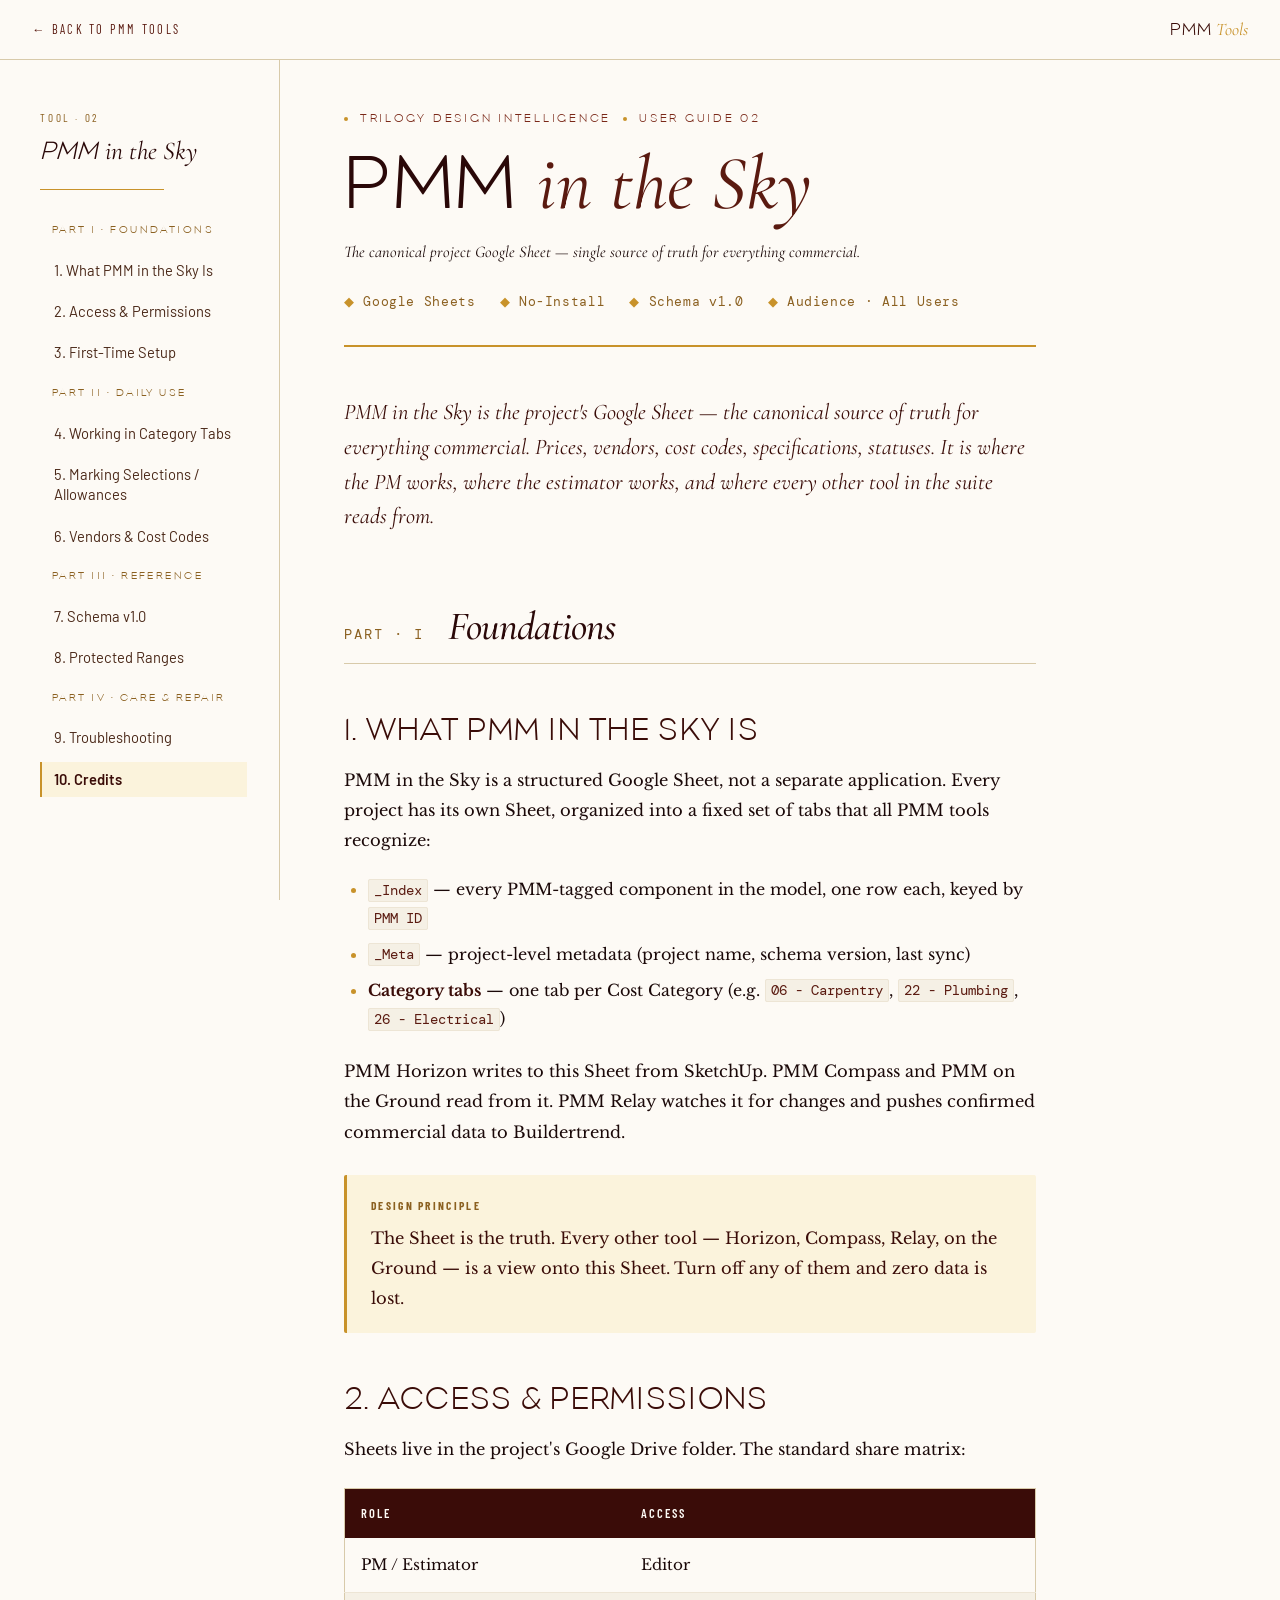
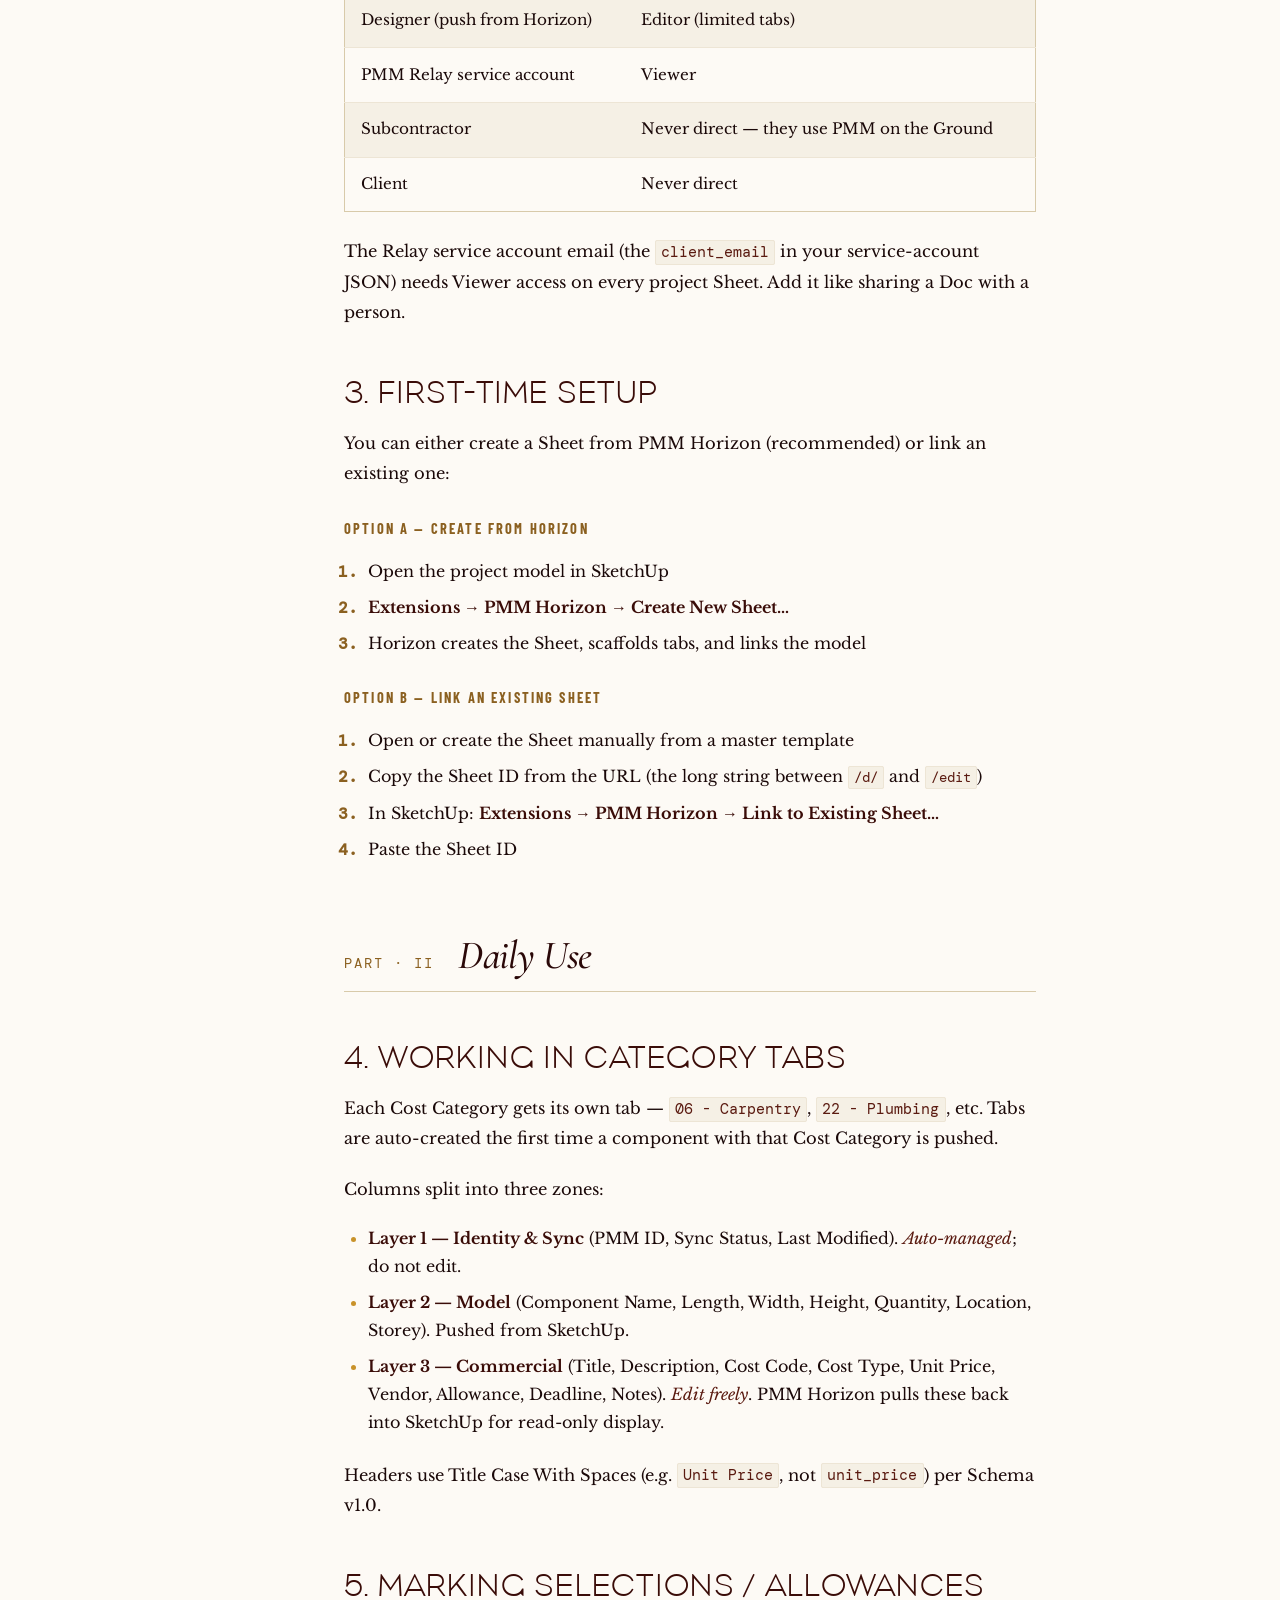
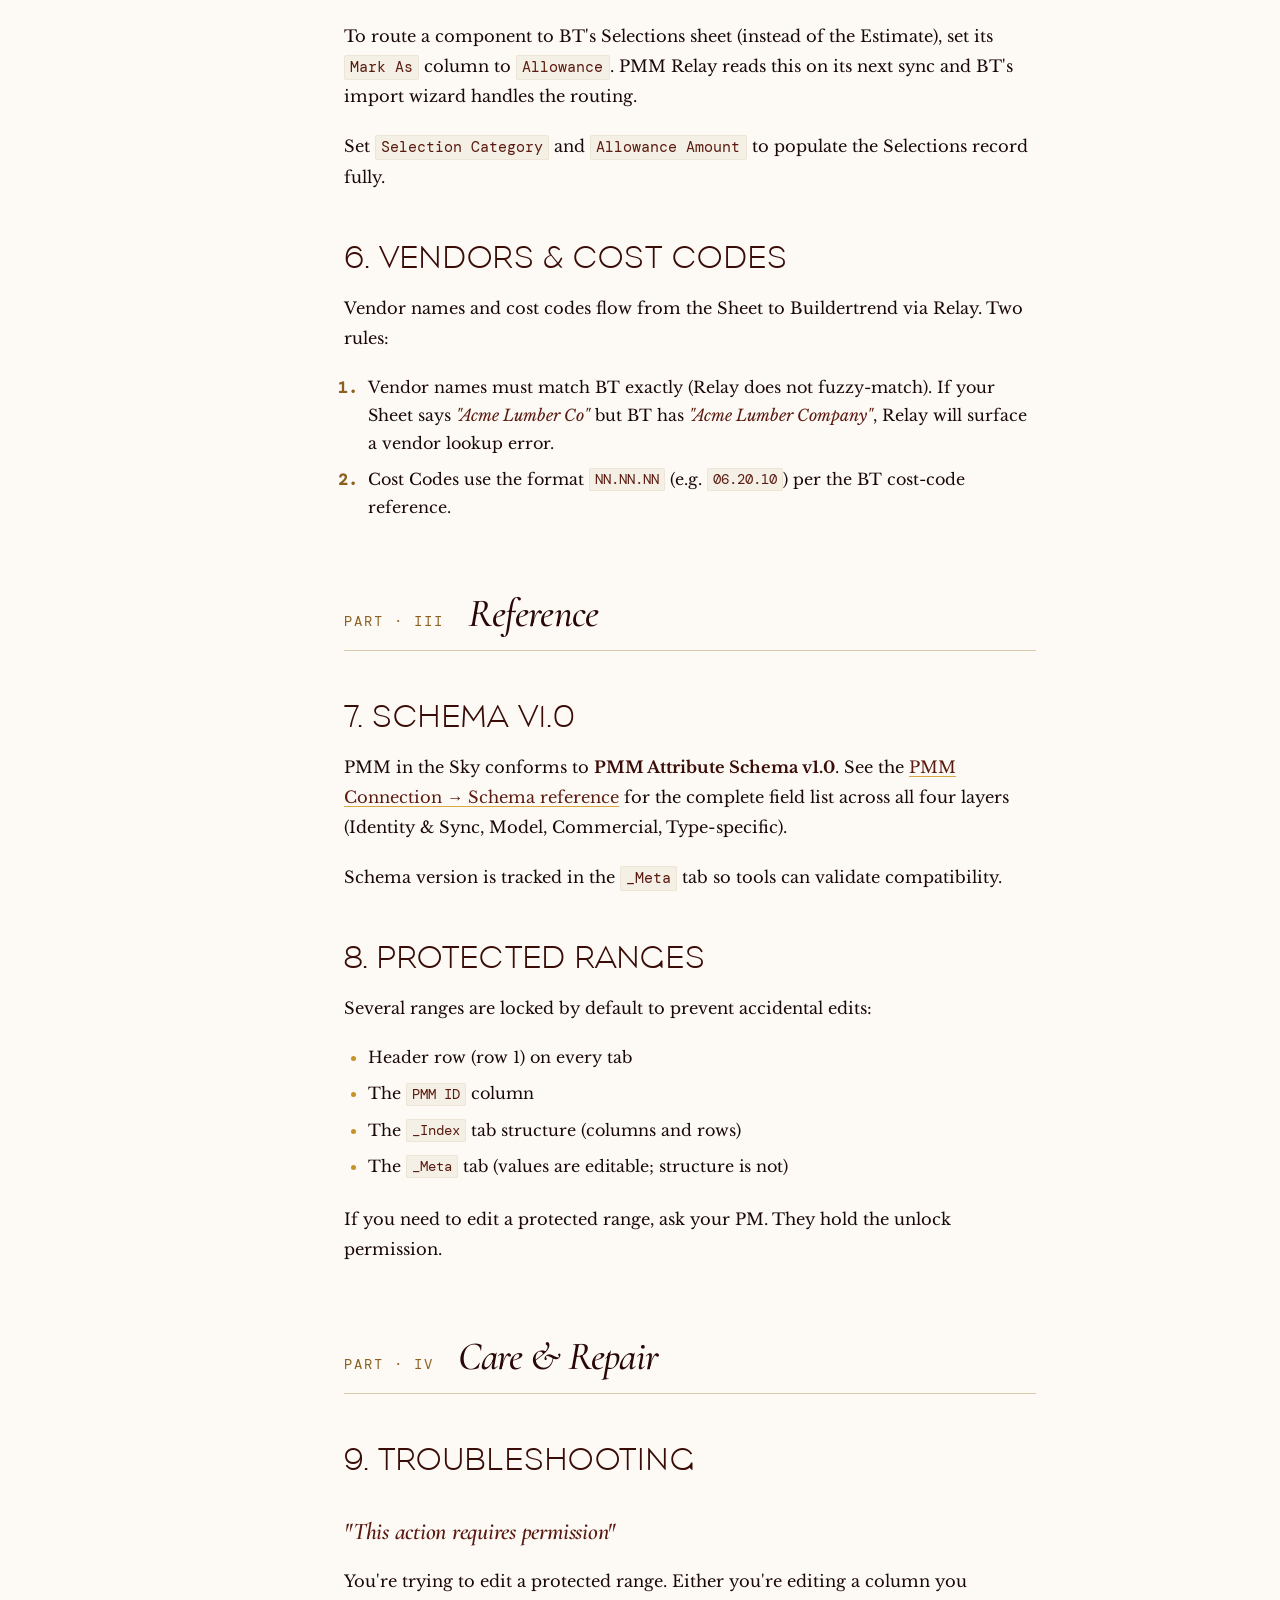
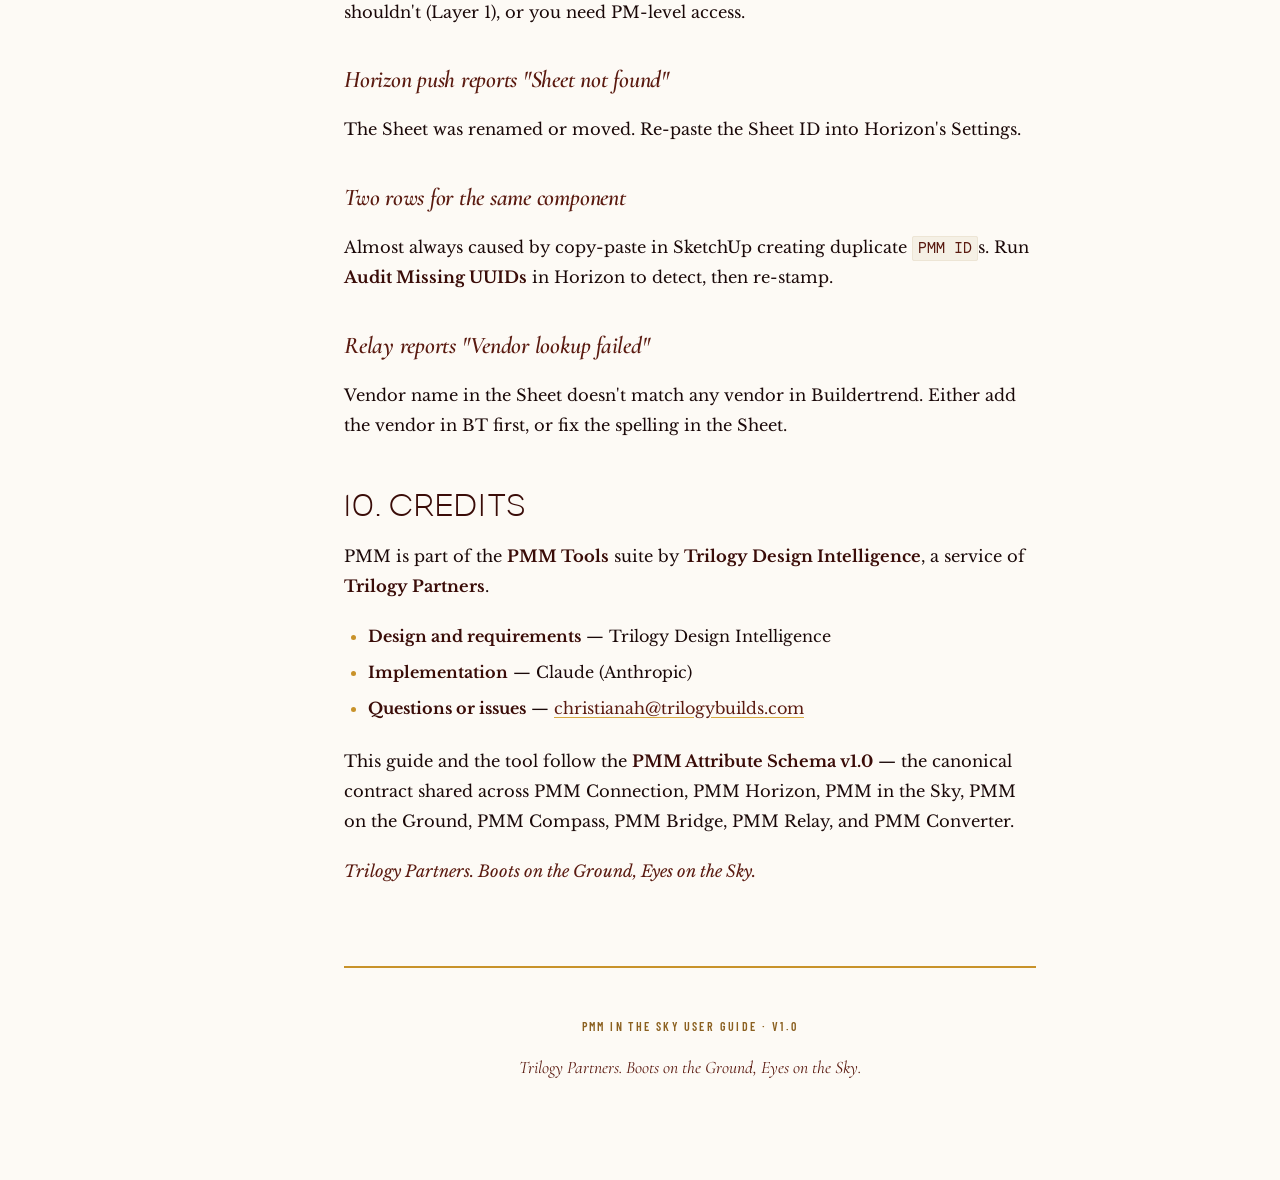
<file: guides/pmm-in-the-sky.html>
<!DOCTYPE html>
<html lang="en">
<head>
<meta charset="UTF-8">
<meta name="viewport" content="width=device-width, initial-scale=1.0">
<title>PMM in the Sky — User Guide · PMM Tools</title>
<link rel="stylesheet" href="../assets/css/guide.css">
<link href="https://fonts.googleapis.com/css2?family=Cormorant+Garamond:ital,wght@0,400;0,500;0,600;0,700;1,400;1,500&family=Libre+Baskerville:ital,wght@0,400;0,700;1,400&family=Barlow+Condensed:wght@300;400;600;700;800;900&family=Barlow:wght@300;400;500;600&family=DM+Mono:wght@300;400;500&display=swap" rel="stylesheet">
</head>
<body>

<header class="guide-topbar">
  <a href="../index.html" class="guide-back">← Back to PMM Tools</a>
  <a href="../index.html" class="guide-tools-link">PMM <em>Tools</em></a>
</header>

<div class="guide-layout">

  <aside class="guide-toc">
    <div class="toc-eyebrow">Tool · 02</div>
    <h2 class="toc-title">PMM <em>in the Sky</em></h2>
    <div class="toc-rule"></div>
    <ul class="toc-list">
      <li><span class="toc-part">Part I · Foundations</span></li>
      <li><a href="#what-it-is">1. What PMM in the Sky Is</a></li>
      <li><a href="#access">2. Access &amp; Permissions</a></li>
      <li><a href="#first-time">3. First-Time Setup</a></li>
      <li><span class="toc-part">Part II · Daily Use</span></li>
      <li><a href="#category-tabs">4. Working in Category Tabs</a></li>
      <li><a href="#selections">5. Marking Selections / Allowances</a></li>
      <li><a href="#vendors">6. Vendors &amp; Cost Codes</a></li>
      <li><span class="toc-part">Part III · Reference</span></li>
      <li><a href="#schema">7. Schema v1.0</a></li>
      <li><a href="#protected">8. Protected Ranges</a></li>
      <li><span class="toc-part">Part IV · Care &amp; Repair</span></li>
      <li><a href="#troubleshooting">9. Troubleshooting</a></li>
      <li><a href="#credits">10. Credits</a></li>
    </ul>
  </aside>

  <article class="guide-article">

    <header class="guide-masthead">
      <div class="guide-eyebrow">
        <span class="dot"></span>
        TRILOGY DESIGN INTELLIGENCE
        <span class="dot"></span>
        USER GUIDE 02
      </div>
      <h1 class="guide-title">PMM <em>in the Sky</em></h1>
      <p class="guide-subtitle">The canonical project Google Sheet — single source of truth for everything commercial.</p>
      <div class="guide-meta">
        <span>Google Sheets</span>
        <span>No-Install</span>
        <span>Schema v1.0</span>
        <span>Audience · All Users</span>
      </div>
    </header>

    <p class="lede">PMM in the Sky is the project's Google Sheet — the canonical source of truth for everything commercial. Prices, vendors, cost codes, specifications, statuses. It is where the PM works, where the estimator works, and where every other tool in the suite reads from.</p>

<div class="part-header">
  <span class="part-number">PART · I</span>
  <span class="part-title">Foundations</span>
</div>
<h2 id="what-it-is">1. What PMM in the Sky Is</h2>
<p>PMM in the Sky is a structured Google Sheet, not a separate application. Every project has its own Sheet, organized into a fixed set of tabs that all PMM tools recognize:</p><ul><li><code>_Index</code> — every PMM-tagged component in the model, one row each, keyed by <code>PMM ID</code></li><li><code>_Meta</code> — project-level metadata (project name, schema version, last sync)</li><li><strong>Category tabs</strong> — one tab per Cost Category (e.g. <code>06 - Carpentry</code>, <code>22 - Plumbing</code>, <code>26 - Electrical</code>)</li></ul><p>PMM Horizon writes to this Sheet from SketchUp. PMM Compass and PMM on the Ground read from it. PMM Relay watches it for changes and pushes confirmed commercial data to Buildertrend.</p><div class="callout"><div class="callout-tag">DESIGN PRINCIPLE</div><p>The Sheet is the truth. Every other tool — Horizon, Compass, Relay, on the Ground — is a view onto this Sheet. Turn off any of them and zero data is lost.</p></div>
<h2 id="access">2. Access &amp; Permissions</h2>
<p>Sheets live in the project's Google Drive folder. The standard share matrix:</p><table><thead><tr><th>Role</th><th>Access</th></tr></thead><tbody><tr><td>PM / Estimator</td><td>Editor</td></tr><tr><td>Designer (push from Horizon)</td><td>Editor (limited tabs)</td></tr><tr><td>PMM Relay service account</td><td>Viewer</td></tr><tr><td>Subcontractor</td><td>Never direct — they use PMM on the Ground</td></tr><tr><td>Client</td><td>Never direct</td></tr></tbody></table><p>The Relay service account email (the <code>client_email</code> in your service-account JSON) needs Viewer access on every project Sheet. Add it like sharing a Doc with a person.</p>
<h2 id="first-time">3. First-Time Setup</h2>
<p>You can either create a Sheet from PMM Horizon (recommended) or link an existing one:</p><h4>Option A — Create from Horizon</h4><ol><li>Open the project model in SketchUp</li><li><strong>Extensions → PMM Horizon → Create New Sheet…</strong></li><li>Horizon creates the Sheet, scaffolds tabs, and links the model</li></ol><h4>Option B — Link an existing Sheet</h4><ol><li>Open or create the Sheet manually from a master template</li><li>Copy the Sheet ID from the URL (the long string between <code>/d/</code> and <code>/edit</code>)</li><li>In SketchUp: <strong>Extensions → PMM Horizon → Link to Existing Sheet…</strong></li><li>Paste the Sheet ID</li></ol>

<div class="part-header">
  <span class="part-number">PART · II</span>
  <span class="part-title">Daily Use</span>
</div>
<h2 id="category-tabs">4. Working in Category Tabs</h2>
<p>Each Cost Category gets its own tab — <code>06 - Carpentry</code>, <code>22 - Plumbing</code>, etc. Tabs are auto-created the first time a component with that Cost Category is pushed.</p><p>Columns split into three zones:</p><ul><li><strong>Layer 1 — Identity &amp; Sync</strong> (PMM ID, Sync Status, Last Modified). <em>Auto-managed</em>; do not edit.</li><li><strong>Layer 2 — Model</strong> (Component Name, Length, Width, Height, Quantity, Location, Storey). Pushed from SketchUp.</li><li><strong>Layer 3 — Commercial</strong> (Title, Description, Cost Code, Cost Type, Unit Price, Vendor, Allowance, Deadline, Notes). <em>Edit freely</em>. PMM Horizon pulls these back into SketchUp for read-only display.</li></ul><p>Headers use Title Case With Spaces (e.g. <code>Unit Price</code>, not <code>unit_price</code>) per Schema v1.0.</p>
<h2 id="selections">5. Marking Selections / Allowances</h2>
<p>To route a component to BT's Selections sheet (instead of the Estimate), set its <code>Mark As</code> column to <code>Allowance</code>. PMM Relay reads this on its next sync and BT's import wizard handles the routing.</p><p>Set <code>Selection Category</code> and <code>Allowance Amount</code> to populate the Selections record fully.</p>
<h2 id="vendors">6. Vendors &amp; Cost Codes</h2>
<p>Vendor names and cost codes flow from the Sheet to Buildertrend via Relay. Two rules:</p><ol><li>Vendor names must match BT exactly (Relay does not fuzzy-match). If your Sheet says <em>"Acme Lumber Co"</em> but BT has <em>"Acme Lumber Company"</em>, Relay will surface a vendor lookup error.</li><li>Cost Codes use the format <code>NN.NN.NN</code> (e.g. <code>06.20.10</code>) per the BT cost-code reference.</li></ol>

<div class="part-header">
  <span class="part-number">PART · III</span>
  <span class="part-title">Reference</span>
</div>
<h2 id="schema">7. Schema v1.0</h2>
<p>PMM in the Sky conforms to <strong>PMM Attribute Schema v1.0</strong>. See the <a href="pmm-connection.html#schema">PMM Connection → Schema reference</a> for the complete field list across all four layers (Identity &amp; Sync, Model, Commercial, Type-specific).</p><p>Schema version is tracked in the <code>_Meta</code> tab so tools can validate compatibility.</p>
<h2 id="protected">8. Protected Ranges</h2>
<p>Several ranges are locked by default to prevent accidental edits:</p><ul><li>Header row (row 1) on every tab</li><li>The <code>PMM ID</code> column</li><li>The <code>_Index</code> tab structure (columns and rows)</li><li>The <code>_Meta</code> tab (values are editable; structure is not)</li></ul><p>If you need to edit a protected range, ask your PM. They hold the unlock permission.</p>

<div class="part-header">
  <span class="part-number">PART · IV</span>
  <span class="part-title">Care &amp; Repair</span>
</div>
<h2 id="troubleshooting">9. Troubleshooting</h2>
<h3>"This action requires permission"</h3><p>You're trying to edit a protected range. Either you're editing a column you shouldn't (Layer 1), or you need PM-level access.</p><h3>Horizon push reports "Sheet not found"</h3><p>The Sheet was renamed or moved. Re-paste the Sheet ID into Horizon's Settings.</p><h3>Two rows for the same component</h3><p>Almost always caused by copy-paste in SketchUp creating duplicate <code>PMM ID</code>s. Run <strong>Audit Missing UUIDs</strong> in Horizon to detect, then re-stamp.</p><h3>Relay reports "Vendor lookup failed"</h3><p>Vendor name in the Sheet doesn't match any vendor in Buildertrend. Either add the vendor in BT first, or fix the spelling in the Sheet.</p>
<h2 id="credits">10. Credits</h2>
<p>PMM is part of the <strong>PMM Tools</strong> suite by <strong>Trilogy Design Intelligence</strong>, a service of <strong>Trilogy Partners</strong>.</p><ul><li><strong>Design and requirements</strong> — Trilogy Design Intelligence</li><li><strong>Implementation</strong> — Claude (Anthropic)</li><li><strong>Questions or issues</strong> — <a href="mailto:christianah@trilogybuilds.com">christianah@trilogybuilds.com</a></li></ul><p>This guide and the tool follow the <strong>PMM Attribute Schema v1.0</strong> — the canonical contract shared across PMM Connection, PMM Horizon, PMM in the Sky, PMM on the Ground, PMM Compass, PMM Bridge, PMM Relay, and PMM Converter.</p><p><em>Trilogy Partners. Boots on the Ground, Eyes on the Sky.</em></p>

    <footer class="guide-footer">
      <span class="credit">PMM in the Sky User Guide · v1.0</span>
      <div class="tag"><em>Trilogy Partners. Boots on the Ground, Eyes on the Sky.</em></div>
    </footer>

  </article>
</div>

<script>
(function () {
  const links = document.querySelectorAll('.toc-list a');
  const sections = Array.from(links).map(l => document.querySelector(l.getAttribute('href'))).filter(Boolean);
  if (!('IntersectionObserver' in window)) return;
  const io = new IntersectionObserver((entries) => {
    entries.forEach(entry => {
      if (entry.isIntersecting) {
        const id = entry.target.id;
        links.forEach(l => l.classList.toggle('active', l.getAttribute('href') === '#' + id));
      }
    });
  }, { rootMargin: '-100px 0px -60% 0px', threshold: 0 });
  sections.forEach(s => io.observe(s));
})();
</script>

</body>
</html>
</file>
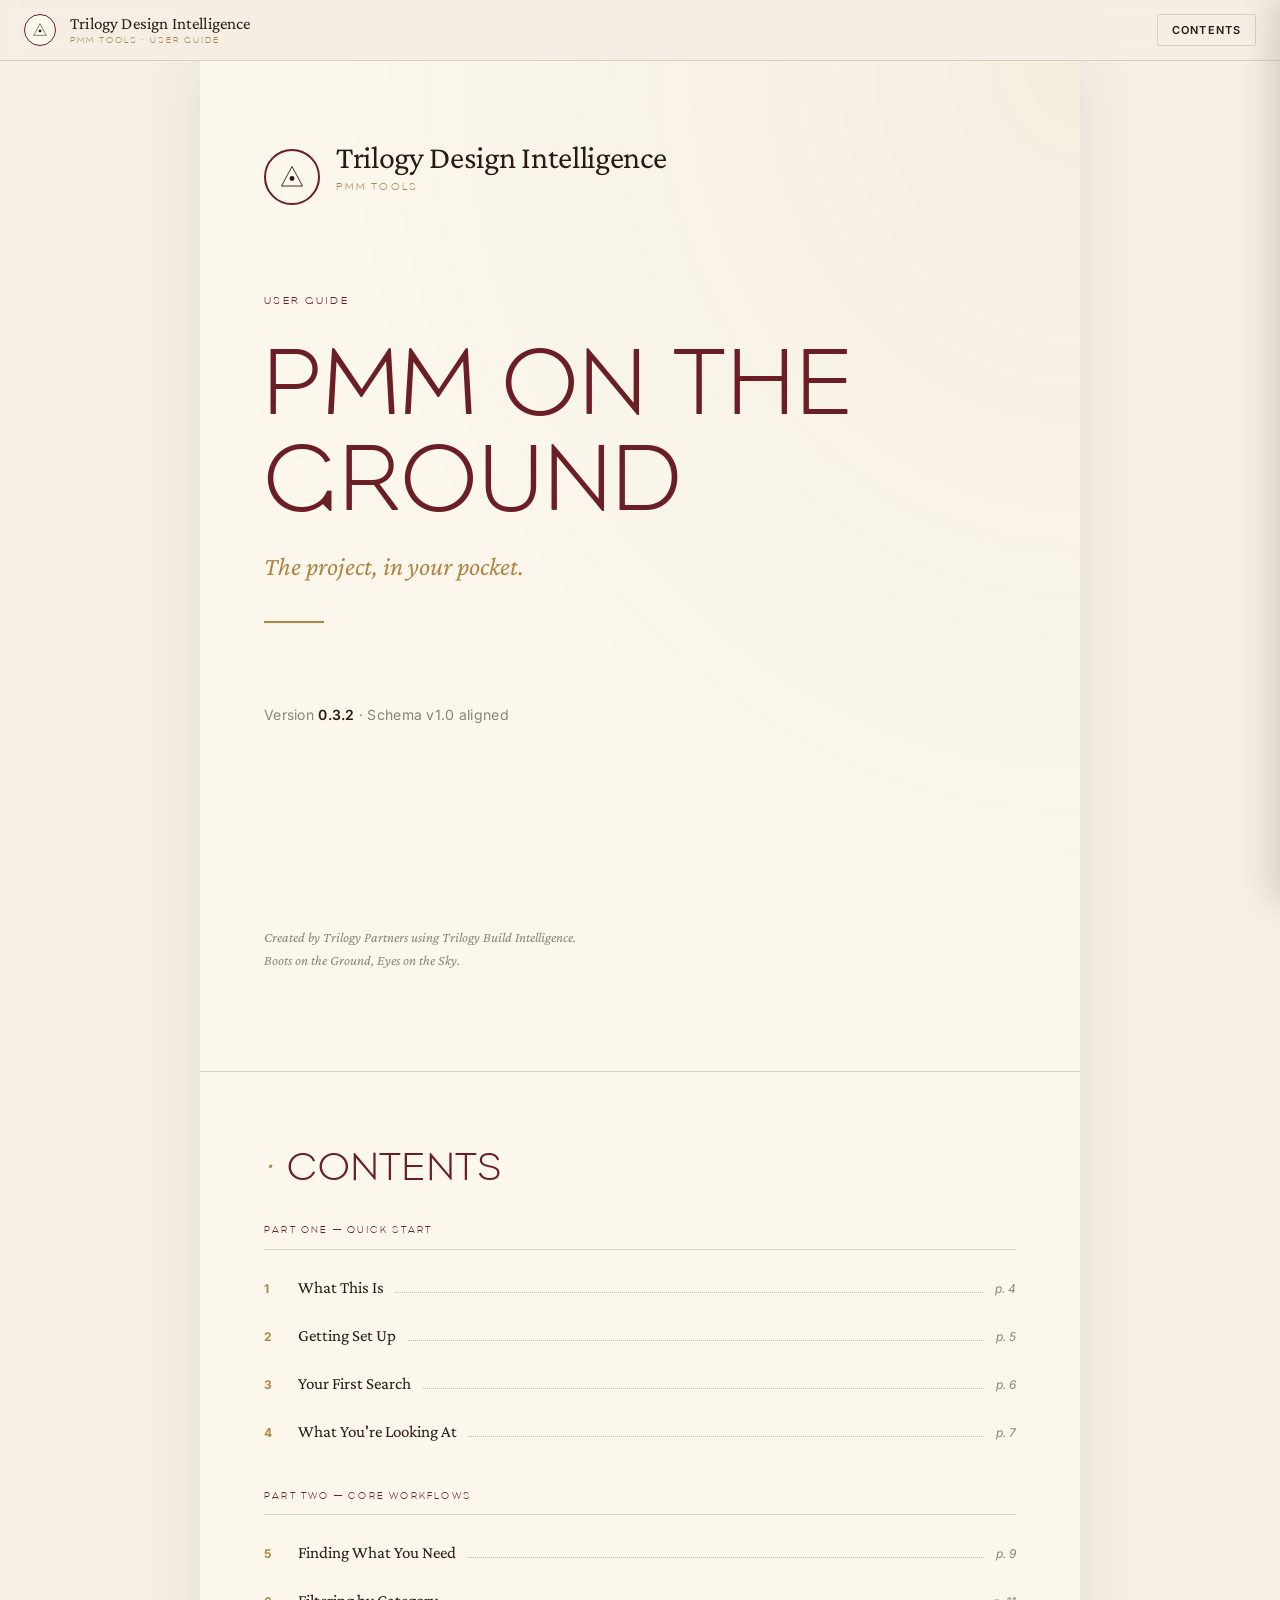
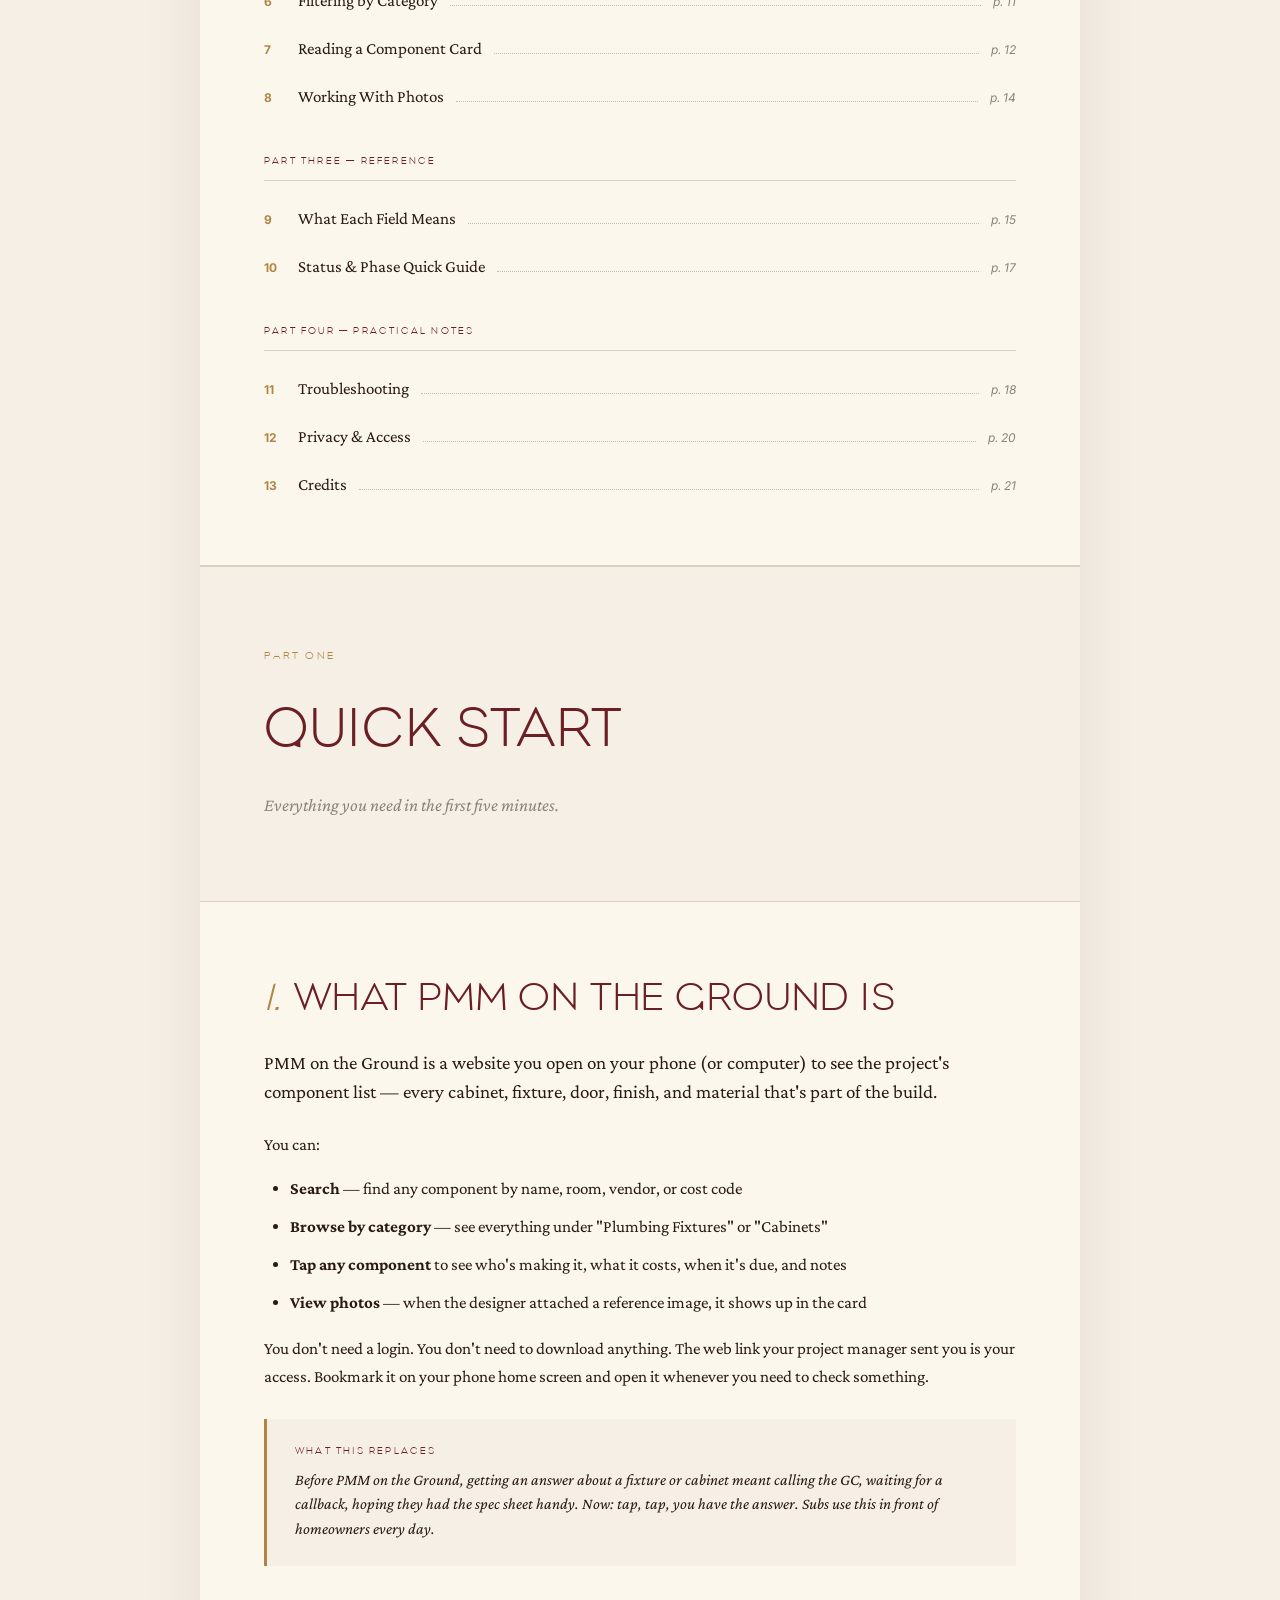
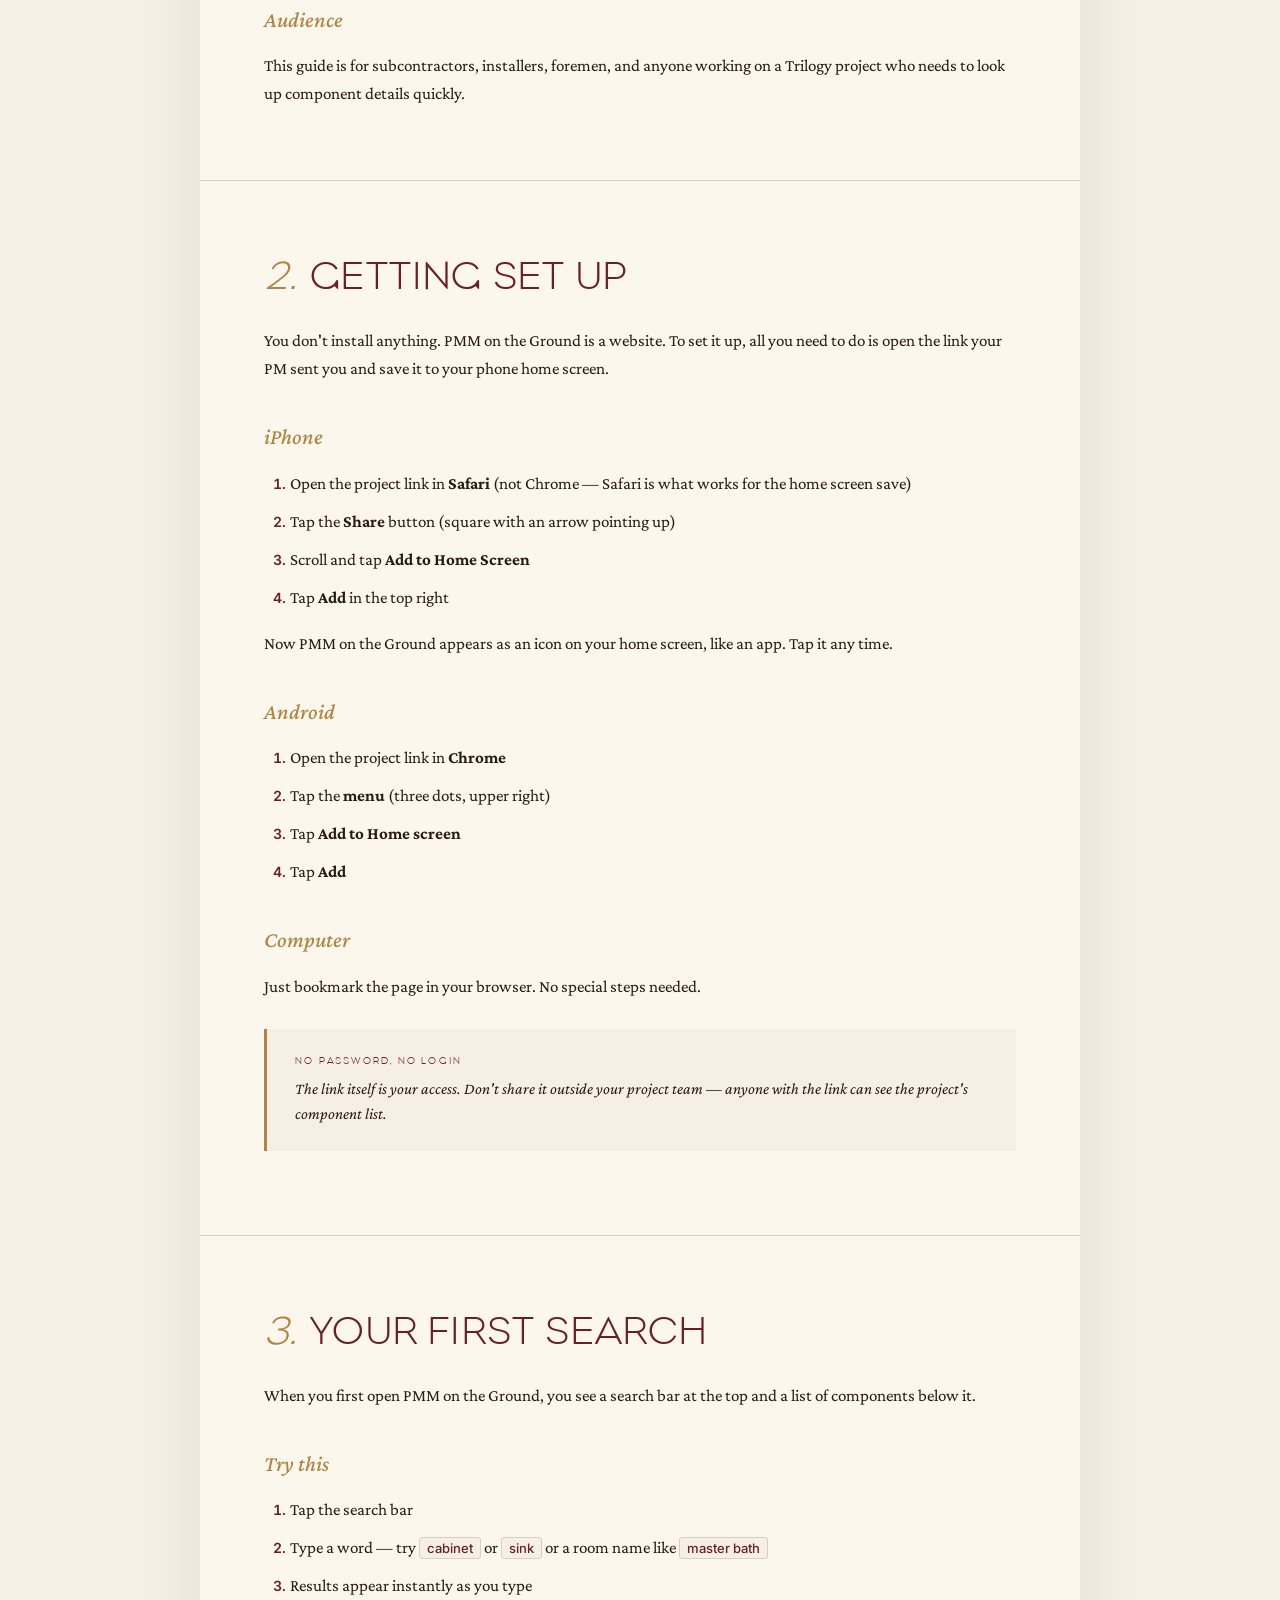
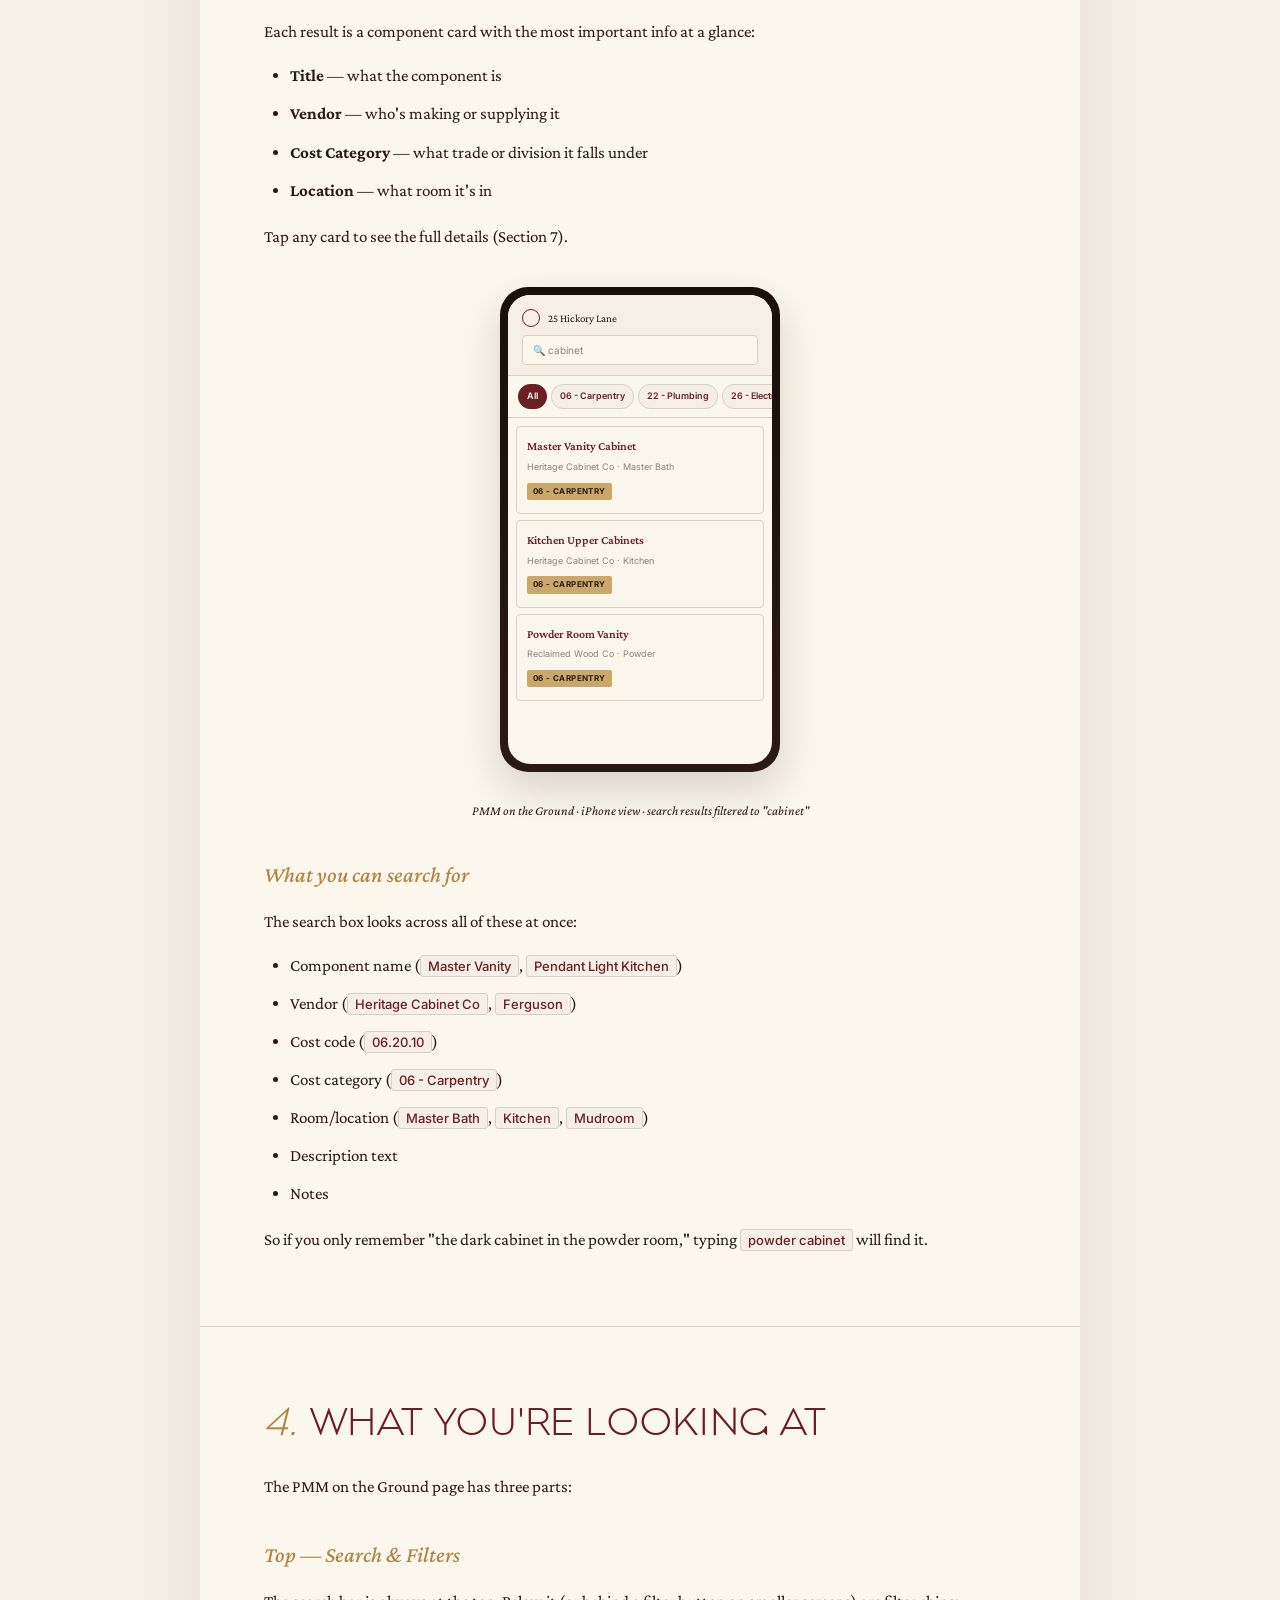
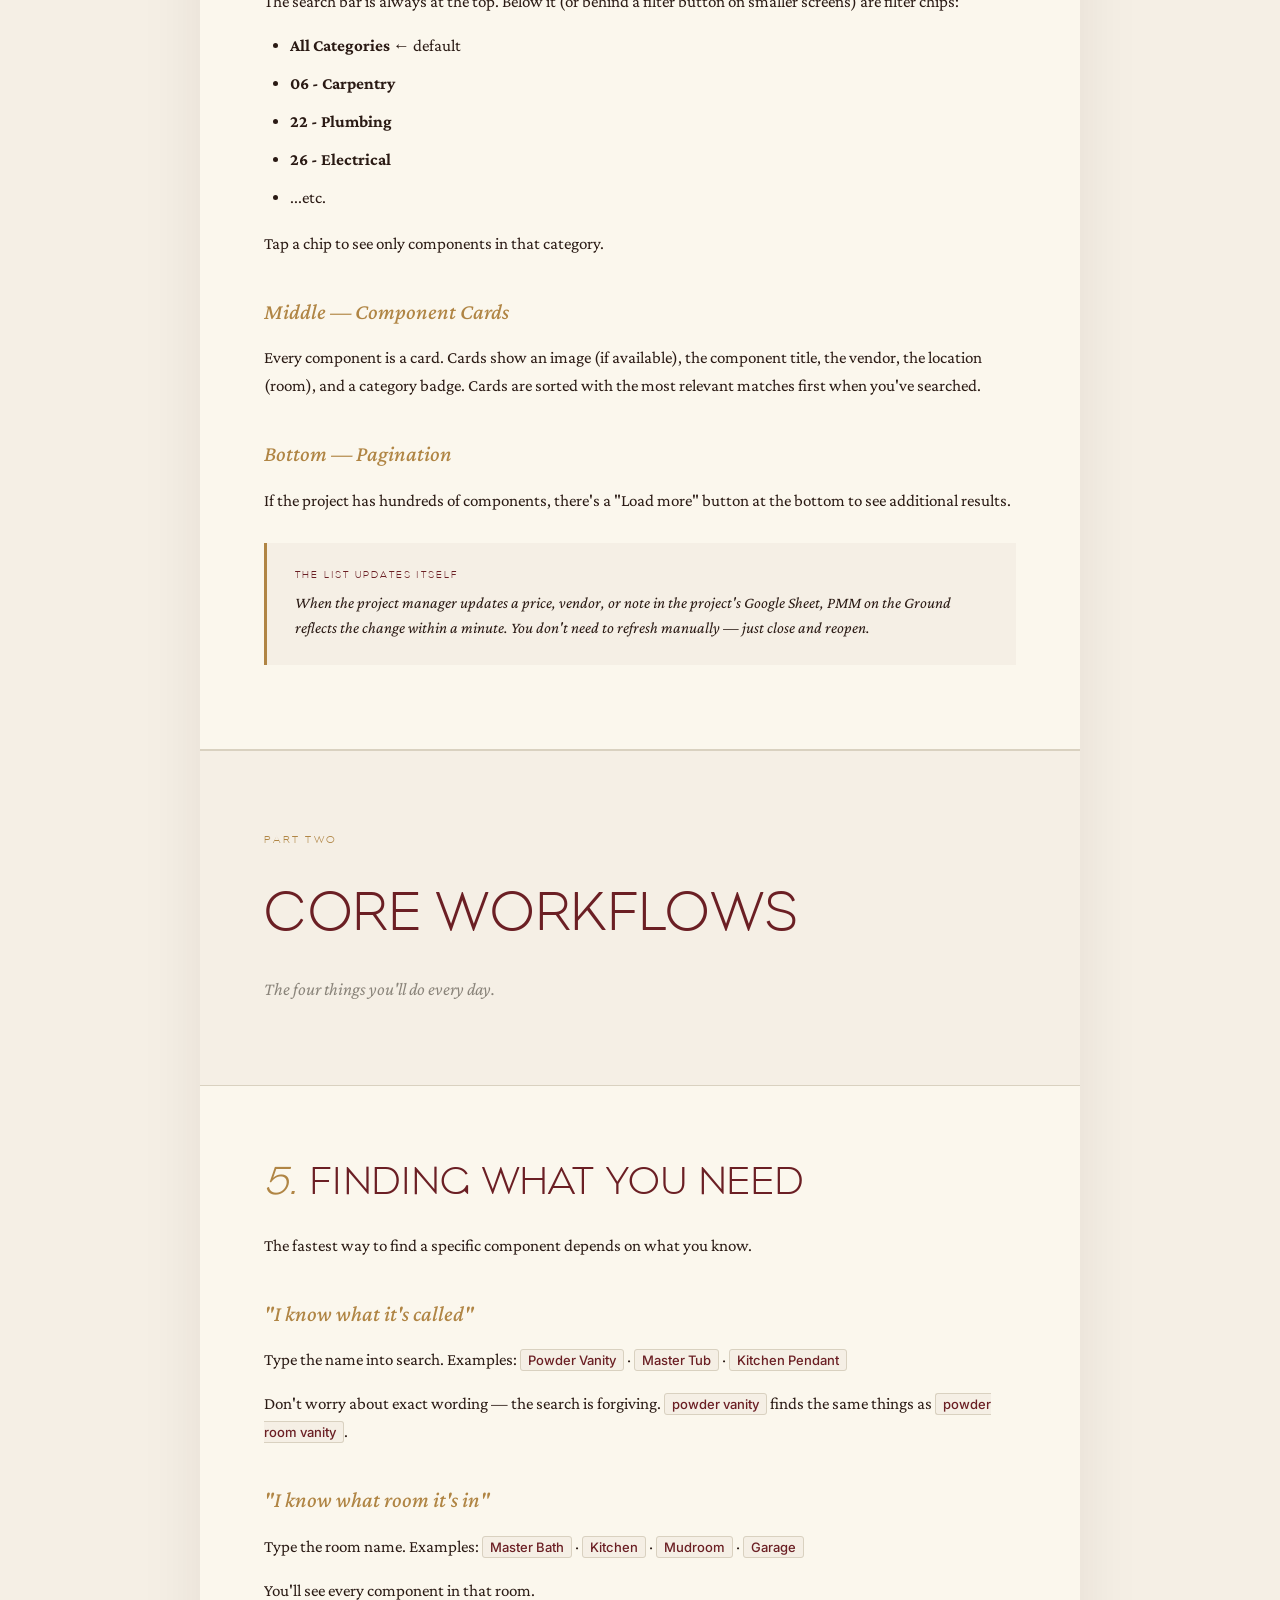
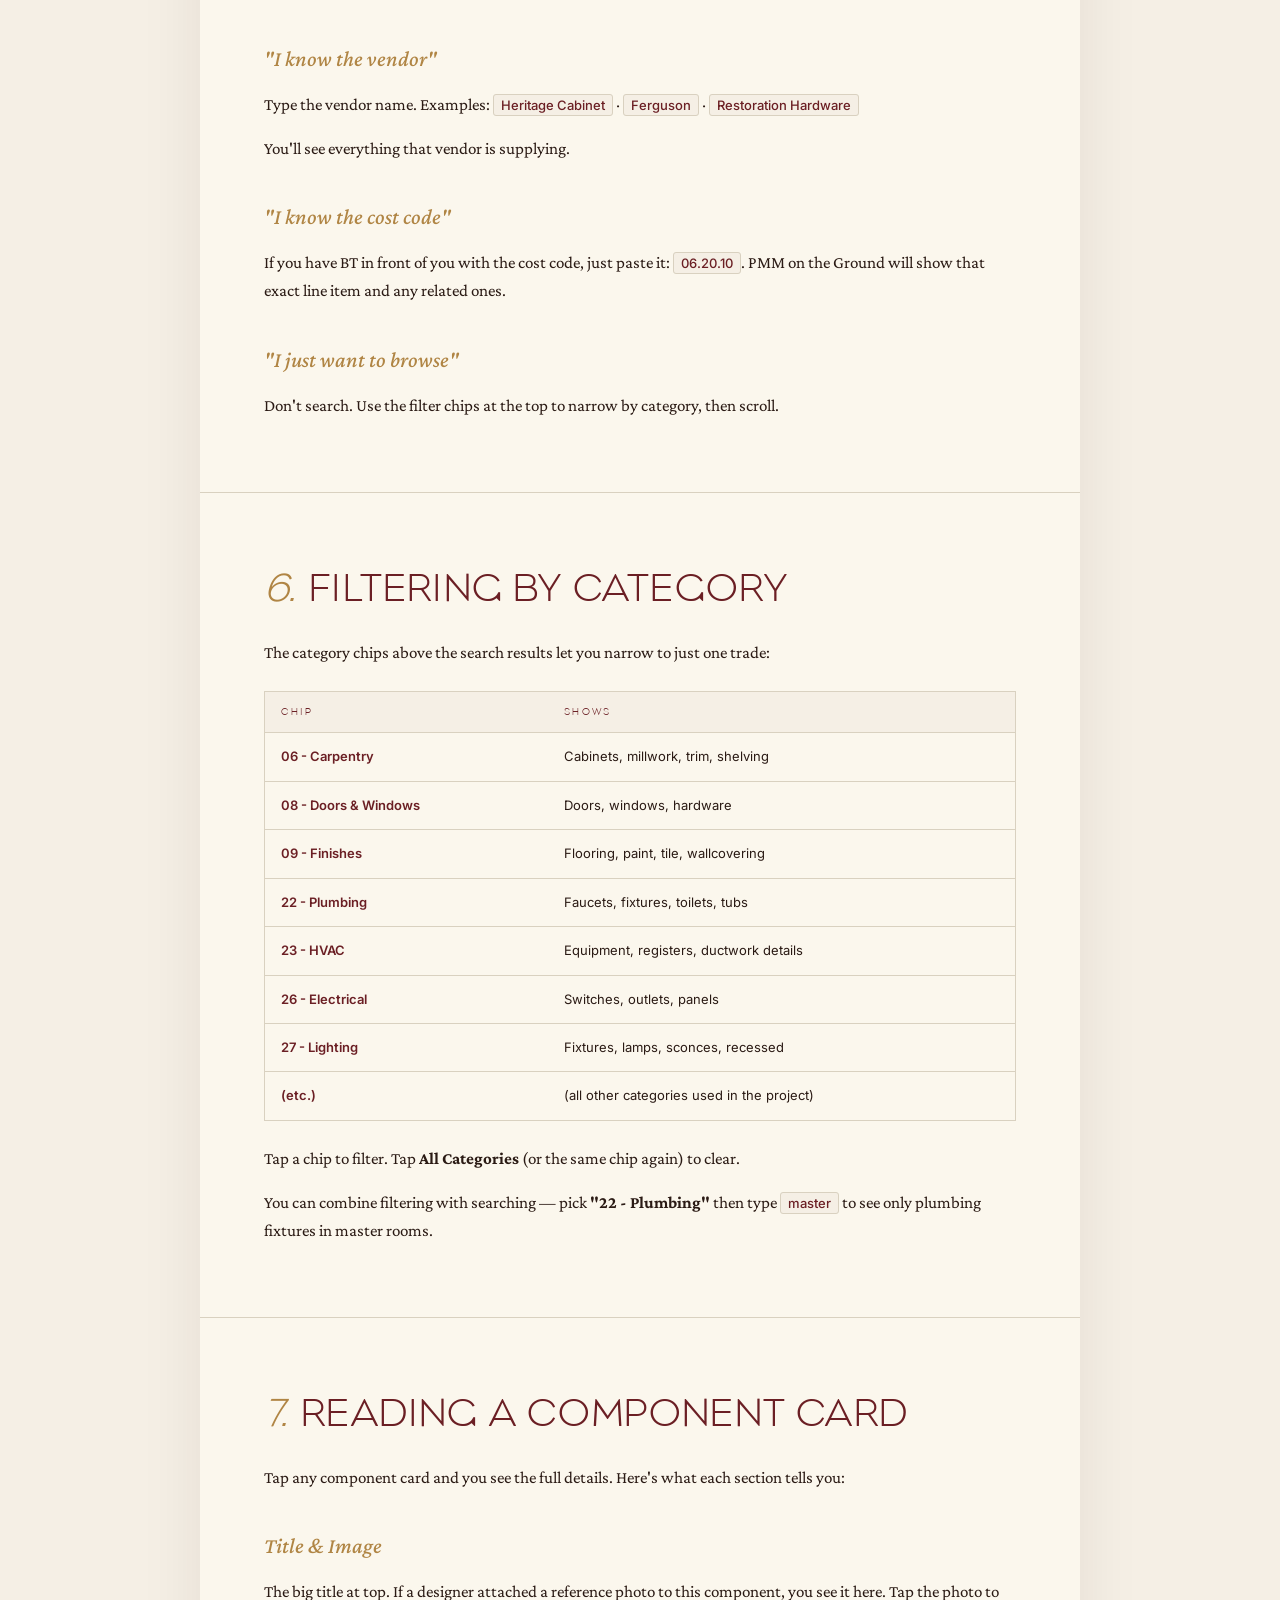
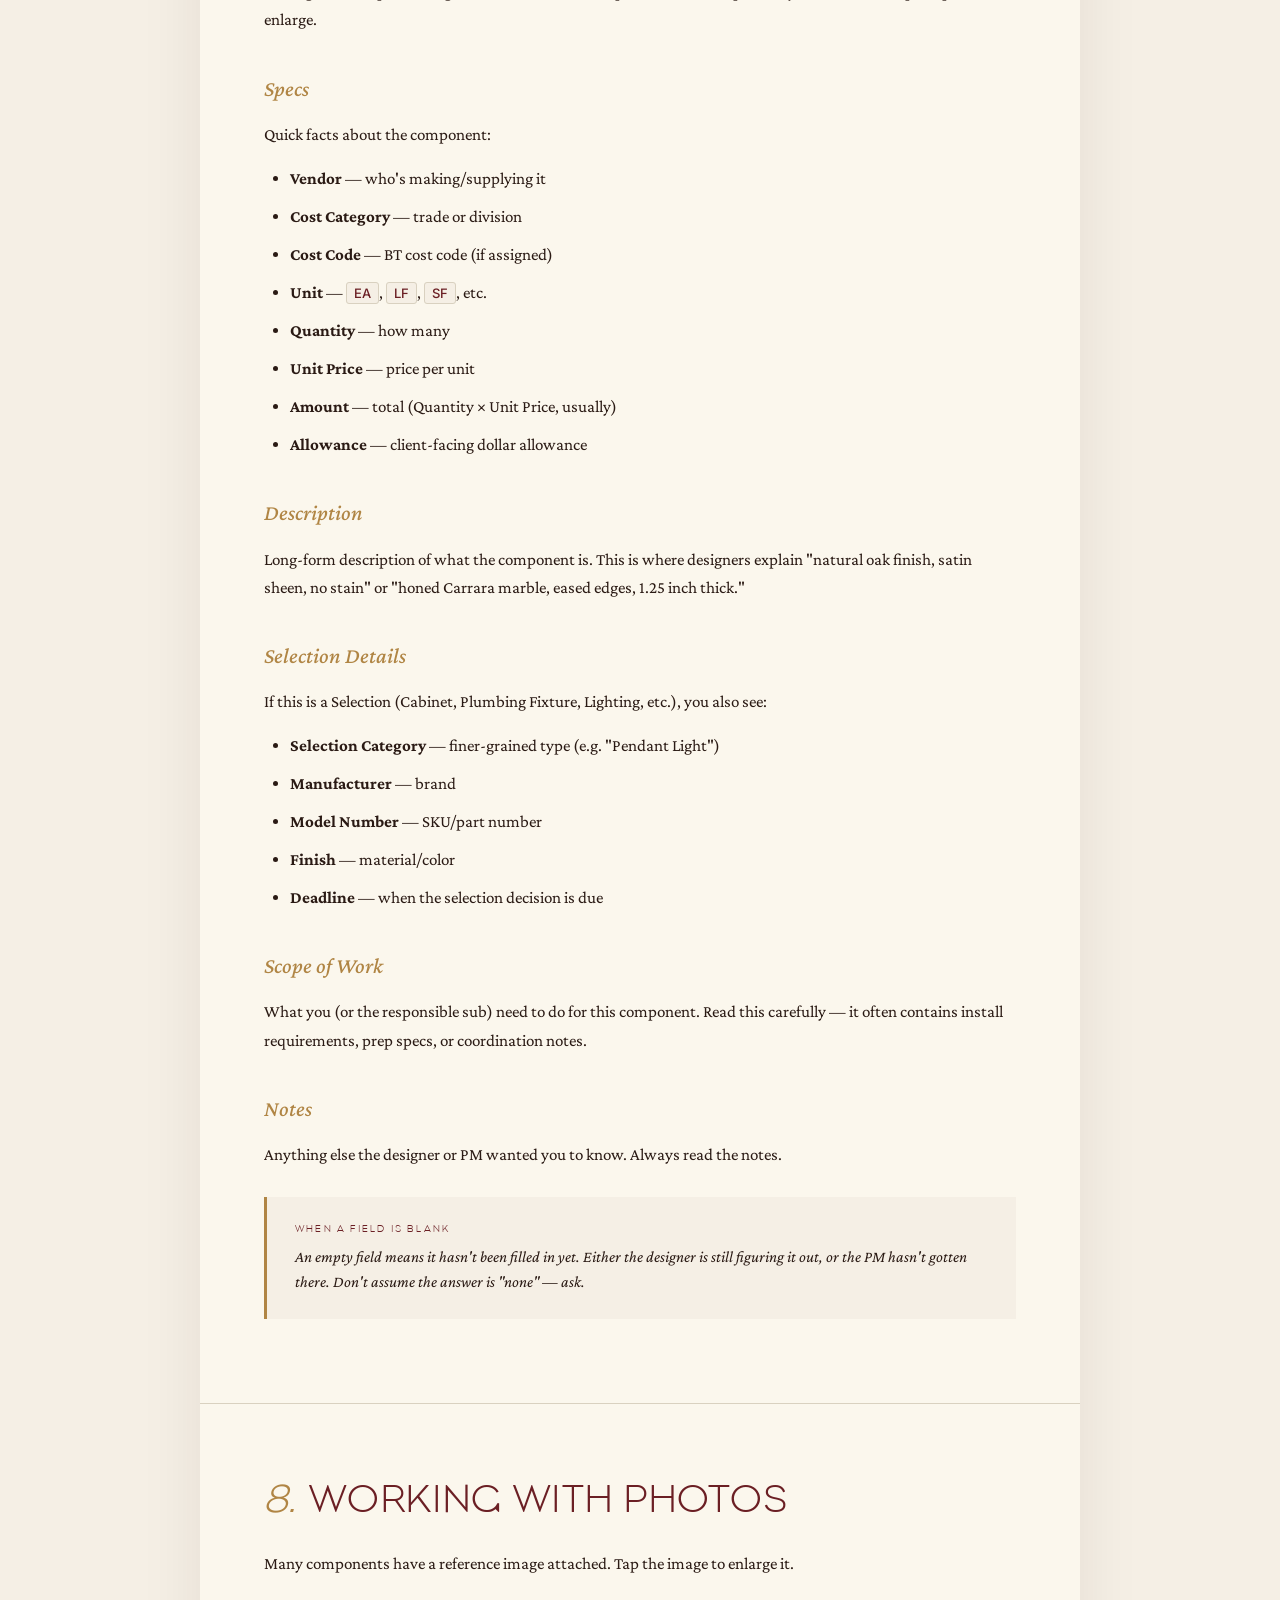
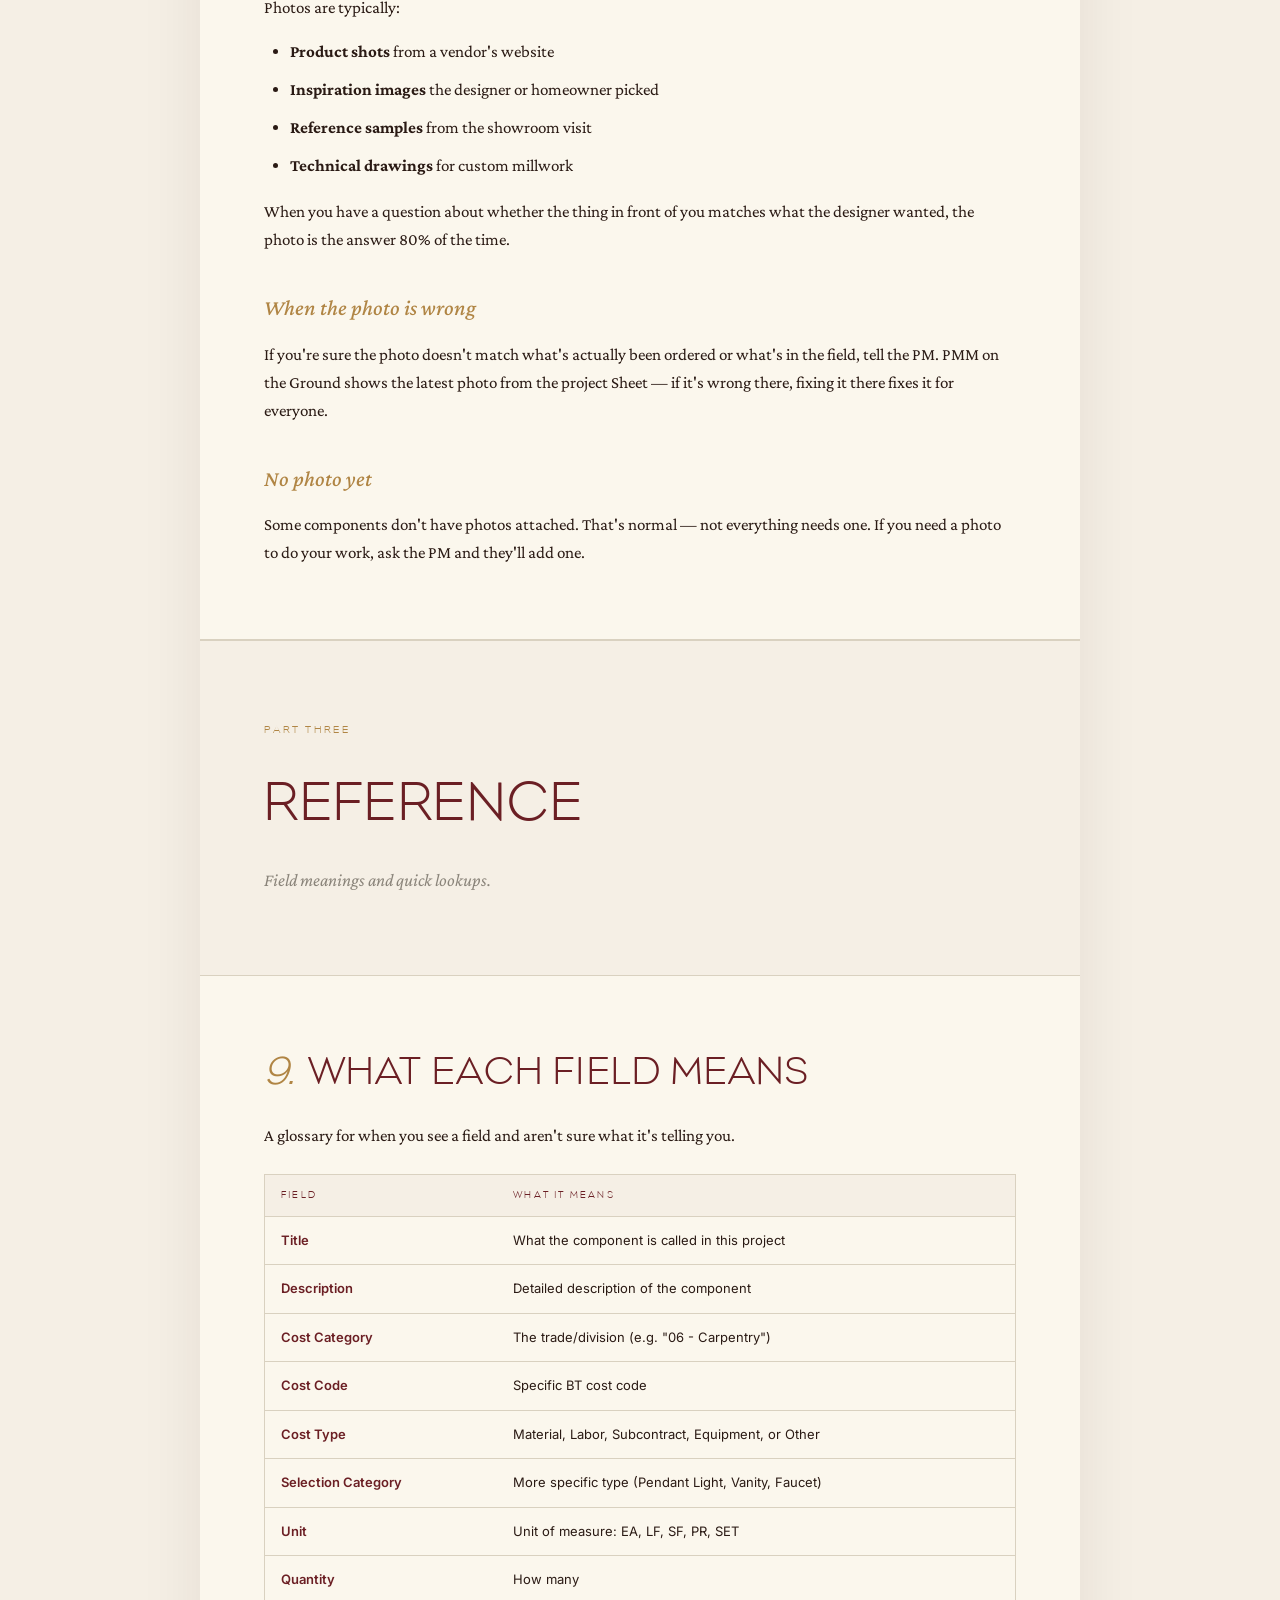
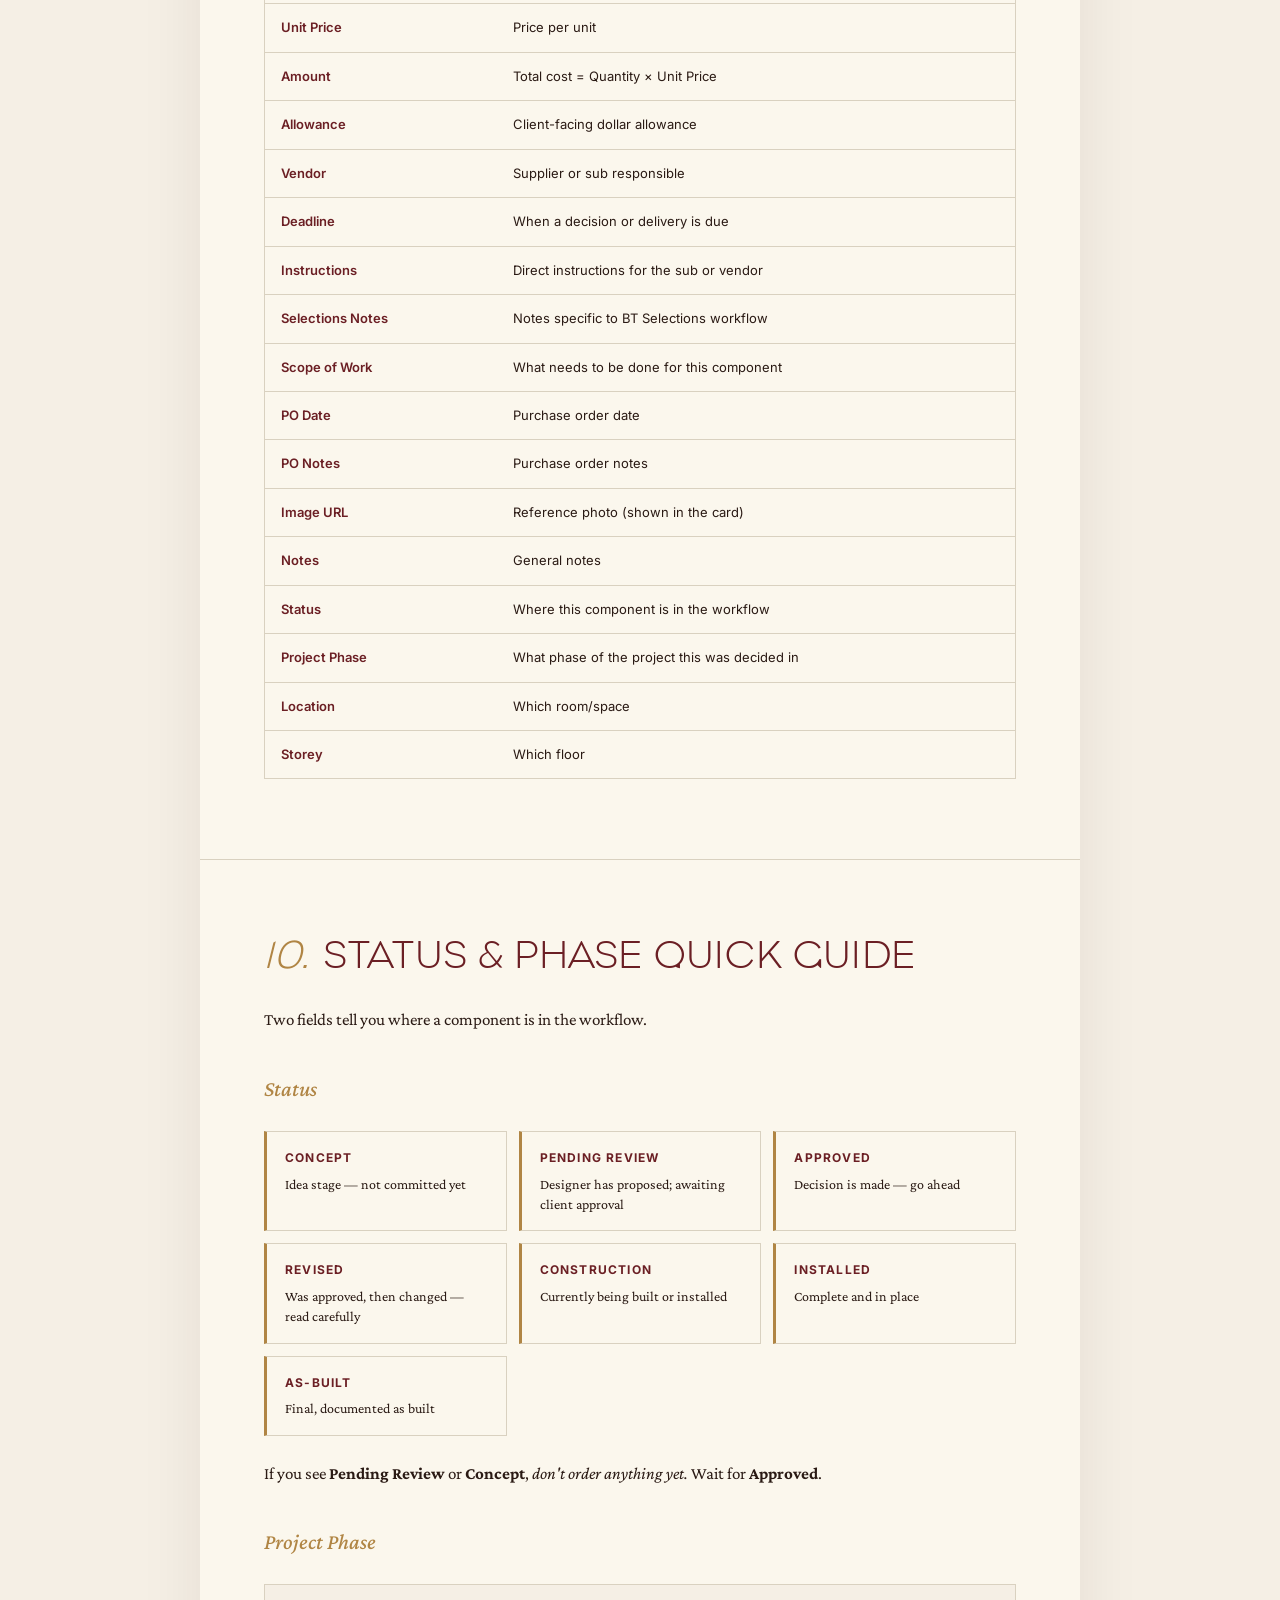
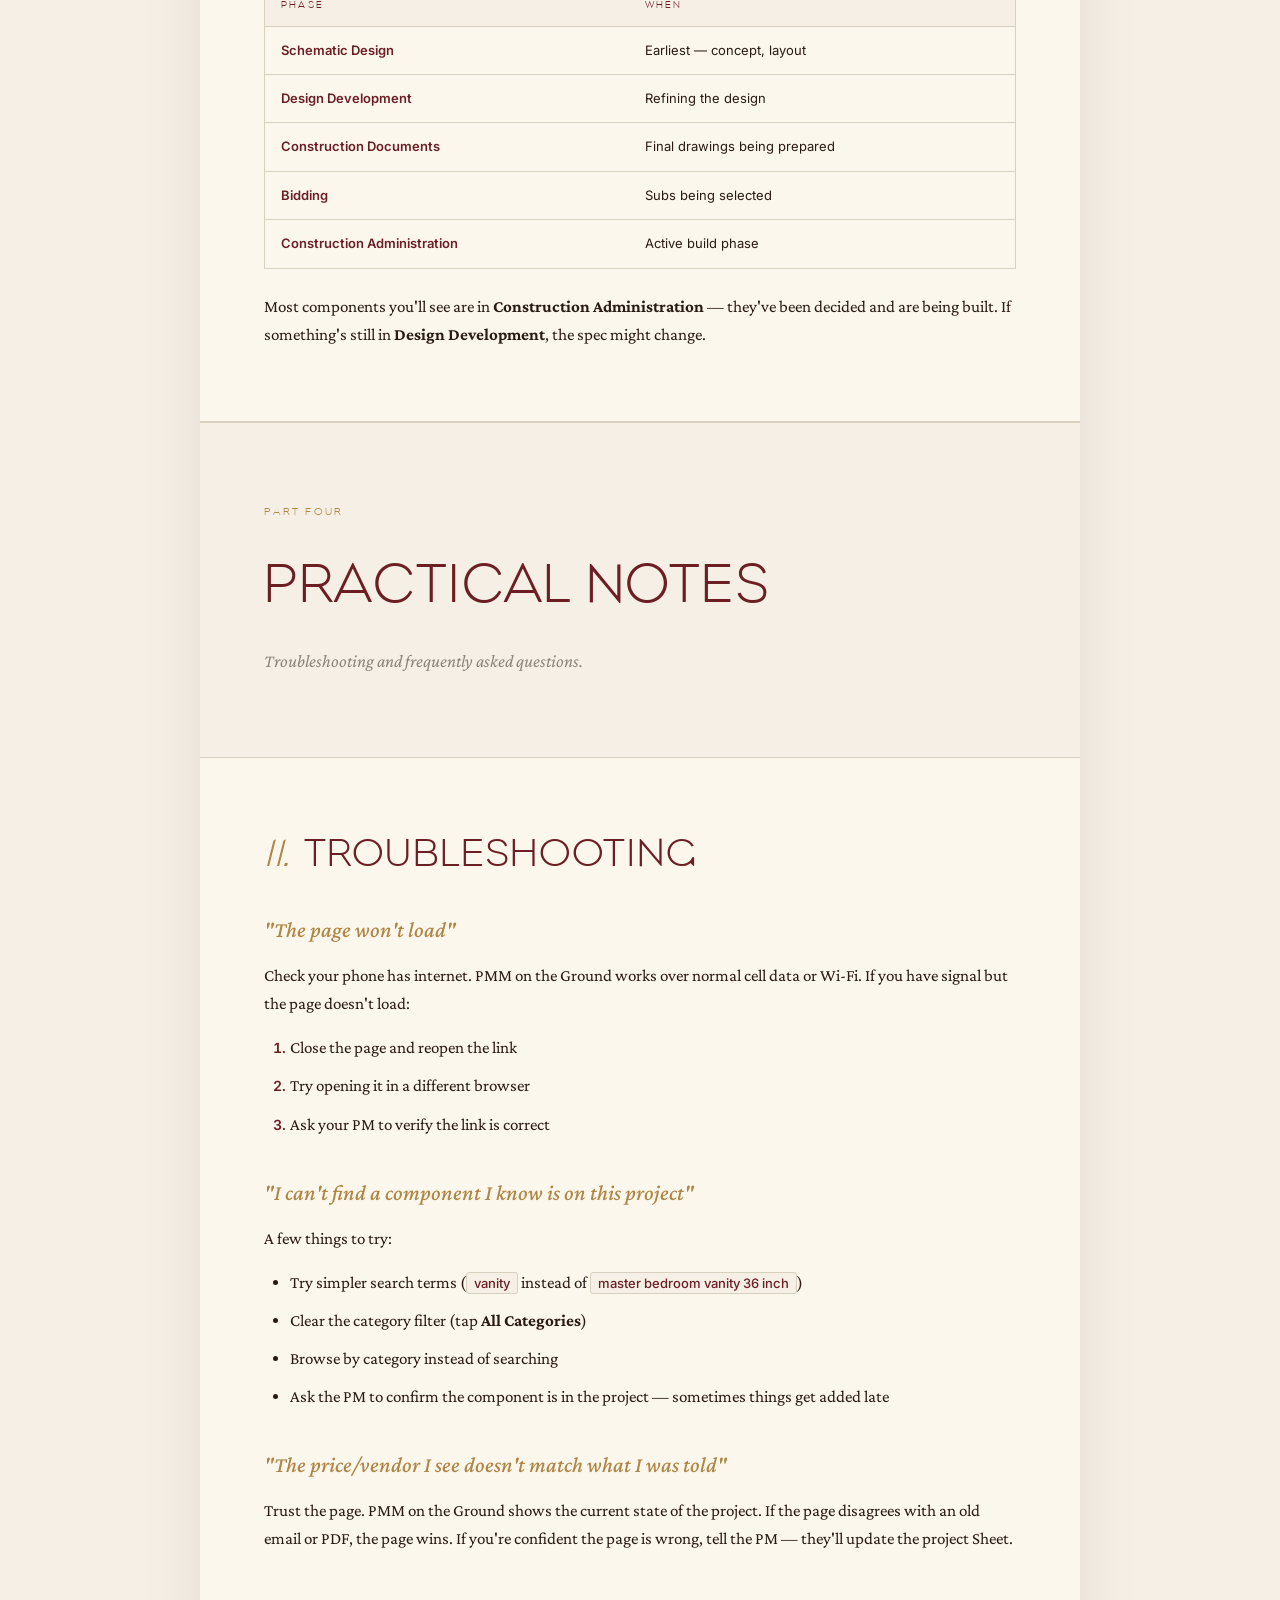
<file: guides/pmm-on-the-ground.html>
<!DOCTYPE html>
<html lang="en">
<head>
<meta charset="UTF-8" />
<meta name="viewport" content="width=device-width, initial-scale=1.0, maximum-scale=5" />
<title>PMM on the Ground — User Guide · Trilogy Design Intelligence</title>
<link rel="preconnect" href="https://fonts.googleapis.com">
<link rel="preconnect" href="https://fonts.gstatic.com" crossorigin>
<link href="https://fonts.googleapis.com/css2?family=Crimson+Pro:ital,wght@0,300;0,400;0,500;0,600;1,400&family=Inter:wght@300;400;500;600;700&display=swap" rel="stylesheet">
<style>
@font-face {
  font-family: 'Eagle Light';
  src: url('../assets/fonts/eagle-light.ttf') format('truetype');
  font-weight: 300; font-style: normal; font-display: swap;
}
/* ── Eagle Light retrofit — for cover & display headings ── */
.cover h2.title,
.cover h1.title,
.section > h2,
.section h2,
.part-divider h2,
.pillar-title,
.flow-step .step-name,
.guides-table .tool-name {
  font-family: 'Eagle Light', 'Bebas Neue', 'Arial Narrow', sans-serif !important;
  font-weight: 300 !important;
  letter-spacing: 0.03em !important;
  text-transform: uppercase;
}
.cover-eyebrow,
.part-divider .label,
.toc-part,
.callout-label,
.cover-header h1.brand .sub,
.topbar .brand .sub,
.drawer .drawer-sub,
.section h2 .num,
th {
  font-family: 'Eagle Light', 'Bebas Neue', 'Arial Narrow', sans-serif !important;
  font-weight: 300 !important;
  letter-spacing: 0.22em !important;
  text-transform: uppercase;
}
.section h2 .num {
  letter-spacing: 0.04em !important;
  font-style: normal;
}

  :root {
    --ink: #2a1a14;
    --maroon: #6b1f24;
    --maroon-light: #8a3338;
    --brass: #b08544;
    --brass-light: #c9a86a;
    --cream: #f5efe5;
    --cream-light: #faf6ec;
    --paper: #fbf7ed;
    --stone: #8a847a;
    --stone-light: #c5beb1;
    --rule: #d9d1c0;
    --shadow: rgba(42, 26, 20, 0.08);
    --shadow-strong: rgba(42, 26, 20, 0.16);
  }

  * { box-sizing: border-box; margin: 0; padding: 0; }

  html { scroll-behavior: smooth; }

  body {
    background: var(--cream);
    color: var(--ink);
    font-family: 'Crimson Pro', Georgia, 'Times New Roman', serif;
    font-size: 17px;
    line-height: 1.65;
    -webkit-font-smoothing: antialiased;
    -moz-osx-font-smoothing: grayscale;
  }

  ::selection { background: var(--brass-light); color: var(--ink); }

  /* ── Layout shell ────────────────────────────────────────────── */
  .shell {
    max-width: 880px;
    margin: 0 auto;
    background: var(--paper);
    box-shadow: 0 0 60px var(--shadow);
    min-height: 100vh;
  }

  /* ── Header band ─────────────────────────────────────────────── */
  .topbar {
    position: sticky;
    top: 0;
    z-index: 50;
    background: var(--cream);
    border-bottom: 1px solid var(--rule);
    padding: 14px 24px;
    display: flex;
    align-items: center;
    gap: 14px;
    backdrop-filter: blur(8px);
    -webkit-backdrop-filter: blur(8px);
    background: rgba(245, 239, 229, 0.94);
  }
  .topbar .logo {
    width: 32px;
    height: 32px;
    flex-shrink: 0;
    border: 1.5px solid var(--maroon);
    border-radius: 50%;
    display: grid;
    place-items: center;
    background: var(--paper);
  }
  .topbar .logo svg {
    width: 18px;
    height: 18px;
    fill: var(--maroon);
  }
  .topbar .brand {
    font-family: 'Crimson Pro', serif;
    font-size: 17px;
    color: var(--ink);
    letter-spacing: 0.01em;
    line-height: 1;
  }
  .topbar .brand .sub {
    display: block;
    font-family: 'Inter', sans-serif;
    font-size: 9px;
    font-weight: 600;
    color: var(--brass);
    letter-spacing: 0.22em;
    margin-top: 4px;
    text-transform: uppercase;
  }
  .topbar .menu-btn {
    margin-left: auto;
    background: none;
    border: 1px solid var(--rule);
    color: var(--ink);
    padding: 8px 14px;
    font-family: 'Inter', sans-serif;
    font-size: 11px;
    font-weight: 600;
    letter-spacing: 0.1em;
    text-transform: uppercase;
    cursor: pointer;
    border-radius: 2px;
    transition: all 0.2s;
  }
  .topbar .menu-btn:hover { background: var(--maroon); color: var(--paper); border-color: var(--maroon); }

  /* ── Cover page ──────────────────────────────────────────────── */
  .cover {
    padding: 80px 64px 100px;
    border-bottom: 1px solid var(--rule);
    background:
      radial-gradient(ellipse at top right, rgba(176, 133, 68, 0.08), transparent 60%),
      var(--paper);
  }
  .cover-eyebrow {
    font-family: 'Inter', sans-serif;
    font-size: 11px;
    font-weight: 600;
    letter-spacing: 0.32em;
    color: var(--maroon);
    text-transform: uppercase;
    margin-bottom: 24px;
  }
  .cover-header {
    display: flex;
    align-items: center;
    gap: 16px;
    margin-bottom: 80px;
  }
  .cover-header .logo {
    width: 56px;
    height: 56px;
    border: 2px solid var(--maroon);
    border-radius: 50%;
    display: grid;
    place-items: center;
    flex-shrink: 0;
  }
  .cover-header .logo svg {
    width: 30px;
    height: 30px;
    fill: var(--maroon);
  }
  .cover-header h1.brand {
    font-family: 'Crimson Pro', serif;
    font-size: 32px;
    font-weight: 400;
    color: var(--ink);
    letter-spacing: -0.01em;
    line-height: 1.05;
  }
  .cover-header h1.brand .sub {
    display: block;
    font-family: 'Inter', sans-serif;
    font-size: 11px;
    font-weight: 600;
    color: var(--brass);
    letter-spacing: 0.28em;
    margin-top: 6px;
    text-transform: uppercase;
  }
  .cover h2.title {
    font-family: 'Crimson Pro', serif;
    font-size: clamp(56px, 9vw, 96px);
    font-weight: 400;
    color: var(--maroon);
    letter-spacing: -0.02em;
    line-height: 1;
    margin-bottom: 20px;
  }
  .cover h1 {
    font-family: 'Crimson Pro', serif;
    font-size: clamp(56px, 9vw, 96px);
    font-weight: 400;
    color: var(--maroon);
    letter-spacing: -0.02em;
    line-height: 1;
    margin-bottom: 20px;
  }
  .cover .subtitle {
    font-family: 'Crimson Pro', serif;
    font-style: italic;
    font-size: clamp(20px, 3vw, 26px);
    color: var(--brass);
    margin-bottom: 32px;
    font-weight: 400;
  }
  .cover-rule {
    width: 60px;
    height: 2px;
    background: var(--brass);
    margin-bottom: 80px;
  }
  .cover .meta {
    font-family: 'Inter', sans-serif;
    font-size: 14px;
    color: var(--stone);
    letter-spacing: 0.02em;
  }
  .cover .meta strong {
    color: var(--ink);
    font-weight: 600;
  }
  .cover-attr {
    font-family: 'Crimson Pro', serif;
    font-style: italic;
    font-size: 14px;
    color: var(--stone);
    margin-top: 200px;
    line-height: 1.6;
  }

  /* ── Section pages ───────────────────────────────────────────── */
  .section {
    padding: 72px 64px 56px;
    border-bottom: 1px solid var(--rule);
    position: relative;
  }
  .section:last-child { border-bottom: none; }

  .part-divider {
    padding: 80px 64px;
    background: var(--cream);
    border-top: 1px solid var(--rule);
    border-bottom: 1px solid var(--rule);
    text-align: left;
  }
  .part-divider .label {
    font-family: 'Inter', sans-serif;
    font-size: 11px;
    font-weight: 600;
    letter-spacing: 0.3em;
    color: var(--brass);
    text-transform: uppercase;
    margin-bottom: 16px;
  }
  .part-divider h2 {
    font-family: 'Crimson Pro', serif;
    font-size: 56px;
    font-weight: 400;
    color: var(--maroon);
    letter-spacing: -0.02em;
    margin-bottom: 18px;
  }
  .part-divider .description {
    font-family: 'Crimson Pro', serif;
    font-style: italic;
    font-size: 18px;
    color: var(--stone);
    max-width: 480px;
  }

  .section h2 {
    font-family: 'Crimson Pro', serif;
    font-size: 40px;
    font-weight: 400;
    color: var(--maroon);
    margin-bottom: 28px;
    letter-spacing: -0.01em;
    line-height: 1.15;
  }
  .section h2 .num {
    color: var(--brass);
    font-style: italic;
    font-weight: 300;
    margin-right: 14px;
  }
  .section h3 {
    font-family: 'Crimson Pro', serif;
    font-size: 22px;
    font-weight: 500;
    font-style: italic;
    color: var(--brass);
    margin: 36px 0 14px;
  }
  .section p {
    margin-bottom: 16px;
    color: var(--ink);
  }
  .section p.lede {
    font-size: 19px;
    line-height: 1.55;
    color: var(--ink);
    margin-bottom: 24px;
  }

  .section ol, .section ul {
    margin: 12px 0 18px 0;
    padding-left: 26px;
  }
  .section li {
    margin-bottom: 10px;
  }
  .section ol li::marker {
    font-family: 'Inter', sans-serif;
    font-weight: 600;
    color: var(--maroon);
    font-size: 14px;
  }

  /* ── Code & inline elements ──────────────────────────────────── */
  code {
    font-family: 'Inter', monospace;
    font-size: 13px;
    background: var(--cream);
    padding: 2px 7px;
    border-radius: 3px;
    color: var(--maroon);
    border: 1px solid var(--rule);
    font-weight: 500;
  }

  /* ── Pull-quote callouts ─────────────────────────────────────── */
  .callout {
    background: var(--cream);
    border-left: 3px solid var(--brass);
    padding: 24px 28px;
    margin: 28px 0;
    position: relative;
  }
  .callout-label {
    font-family: 'Inter', sans-serif;
    font-size: 10px;
    font-weight: 700;
    letter-spacing: 0.24em;
    color: var(--maroon);
    text-transform: uppercase;
    margin-bottom: 8px;
  }
  .callout-body {
    font-family: 'Crimson Pro', serif;
    font-size: 16px;
    font-style: italic;
    color: var(--ink);
    line-height: 1.55;
  }

  /* ── Tables ──────────────────────────────────────────────────── */
  .table-wrap {
    margin: 24px 0;
    overflow-x: auto;
    -webkit-overflow-scrolling: touch;
    border: 1px solid var(--rule);
    background: var(--paper);
  }
  table {
    width: 100%;
    border-collapse: collapse;
    font-family: 'Inter', sans-serif;
    font-size: 13px;
  }
  th {
    background: var(--cream);
    padding: 12px 16px;
    text-align: left;
    font-weight: 700;
    font-size: 10px;
    letter-spacing: 0.18em;
    text-transform: uppercase;
    color: var(--maroon);
    border-bottom: 1px solid var(--rule);
    white-space: nowrap;
  }
  td {
    padding: 13px 16px;
    border-bottom: 1px solid var(--rule);
    color: var(--ink);
    vertical-align: top;
  }
  tr:last-child td { border-bottom: none; }
  td:first-child {
    font-weight: 600;
    color: var(--maroon);
    white-space: nowrap;
  }
  td code {
    font-size: 12px;
  }

  /* ── Status badges ──────────────────────────────────────────── */
  .status-grid {
    display: grid;
    grid-template-columns: repeat(auto-fill, minmax(220px, 1fr));
    gap: 12px;
    margin: 24px 0;
  }
  .status-card {
    background: var(--paper);
    border: 1px solid var(--rule);
    border-left: 3px solid var(--brass);
    padding: 16px 18px;
  }
  .status-card .name {
    font-family: 'Inter', sans-serif;
    font-weight: 700;
    font-size: 12px;
    letter-spacing: 0.1em;
    text-transform: uppercase;
    color: var(--maroon);
    margin-bottom: 6px;
  }
  .status-card .desc {
    font-family: 'Crimson Pro', serif;
    font-size: 14px;
    color: var(--ink);
    line-height: 1.45;
  }

  /* ── Mock phone illustration ─────────────────────────────────── */
  .phone-mock {
    margin: 36px auto;
    max-width: 280px;
    background: linear-gradient(180deg, #1a0f0a 0%, #2a1a14 100%);
    border-radius: 28px;
    padding: 8px;
    box-shadow: 0 18px 40px var(--shadow-strong);
  }
  .phone-screen {
    background: var(--paper);
    border-radius: 22px;
    overflow: hidden;
    aspect-ratio: 9 / 16;
  }
  .phone-header {
    background: var(--cream);
    padding: 14px 14px 10px;
    border-bottom: 1px solid var(--rule);
  }
  .phone-header .row {
    display: flex;
    align-items: center;
    gap: 8px;
    margin-bottom: 8px;
  }
  .phone-header .logo-tiny {
    width: 18px;
    height: 18px;
    border: 1px solid var(--maroon);
    border-radius: 50%;
    flex-shrink: 0;
  }
  .phone-header .title-tiny {
    font-family: 'Crimson Pro', serif;
    font-size: 11px;
    color: var(--ink);
  }
  .phone-search {
    background: var(--paper);
    border: 1px solid var(--rule);
    padding: 6px 10px;
    border-radius: 4px;
    font-family: 'Inter', sans-serif;
    font-size: 10px;
    color: var(--stone);
  }
  .phone-chips {
    display: flex;
    gap: 4px;
    padding: 8px 10px;
    background: var(--paper);
    border-bottom: 1px solid var(--rule);
    overflow-x: auto;
  }
  .phone-chip {
    background: var(--cream);
    color: var(--maroon);
    border: 1px solid var(--rule);
    padding: 4px 8px;
    font-family: 'Inter', sans-serif;
    font-size: 9px;
    font-weight: 600;
    border-radius: 12px;
    white-space: nowrap;
  }
  .phone-chip.active {
    background: var(--maroon);
    color: var(--paper);
    border-color: var(--maroon);
  }
  .phone-cards {
    padding: 8px;
    background: var(--paper);
  }
  .phone-card {
    background: var(--cream-light);
    border: 1px solid var(--rule);
    padding: 10px;
    margin-bottom: 6px;
    border-radius: 4px;
  }
  .phone-card-title {
    font-family: 'Crimson Pro', serif;
    font-size: 12px;
    font-weight: 600;
    color: var(--maroon);
    margin-bottom: 3px;
  }
  .phone-card-meta {
    font-family: 'Inter', sans-serif;
    font-size: 9px;
    color: var(--stone);
  }
  .phone-card-cat {
    display: inline-block;
    background: var(--brass-light);
    color: var(--ink);
    font-family: 'Inter', sans-serif;
    font-size: 8px;
    font-weight: 700;
    letter-spacing: 0.05em;
    padding: 2px 6px;
    border-radius: 2px;
    margin-top: 4px;
    text-transform: uppercase;
  }

  .caption {
    font-family: 'Crimson Pro', serif;
    font-style: italic;
    font-size: 13px;
    color: var(--stone);
    text-align: center;
    margin-top: -8px;
    margin-bottom: 28px;
  }

  /* ── Page footer ─────────────────────────────────────────────── */
  .page-footer {
    padding: 36px 64px;
    background: var(--cream);
    border-top: 1px solid var(--rule);
    text-align: center;
    font-family: 'Inter', sans-serif;
    font-size: 11px;
    color: var(--stone);
    letter-spacing: 0.04em;
  }
  .page-footer p { margin: 4px 0; }
  .page-footer .tagline {
    font-family: 'Crimson Pro', serif;
    font-style: italic;
    font-size: 13px;
    color: var(--brass);
    margin-top: 14px;
  }

  /* ── Contents page ───────────────────────────────────────────── */
  .toc-list {
    list-style: none;
    padding: 0;
    margin: 24px 0;
  }
  .toc-part {
    font-family: 'Inter', sans-serif;
    font-size: 10px;
    font-weight: 700;
    letter-spacing: 0.28em;
    color: var(--maroon);
    text-transform: uppercase;
    margin-top: 32px;
    margin-bottom: 14px;
    padding-bottom: 10px;
    border-bottom: 1px solid var(--rule);
  }
  .toc-part:first-child { margin-top: 0; }
  .toc-item {
    display: flex;
    align-items: baseline;
    gap: 12px;
    padding: 10px 0;
    color: var(--ink);
    text-decoration: none;
    transition: color 0.15s;
    font-size: 17px;
  }
  .toc-item:hover { color: var(--maroon); }
  .toc-item .num {
    font-family: 'Inter', sans-serif;
    font-size: 12px;
    font-weight: 700;
    color: var(--brass);
    min-width: 22px;
  }
  .toc-item .dots {
    flex: 1;
    border-bottom: 1px dotted var(--stone-light);
    margin-bottom: 4px;
  }
  .toc-item .page {
    font-family: 'Inter', sans-serif;
    font-size: 12px;
    color: var(--stone);
    font-style: italic;
  }

  /* ── Side menu drawer ────────────────────────────────────────── */
  .drawer {
    position: fixed;
    top: 0;
    right: 0;
    width: 320px;
    max-width: 86vw;
    height: 100vh;
    background: var(--paper);
    box-shadow: -8px 0 30px var(--shadow-strong);
    transform: translateX(100%);
    transition: transform 0.3s cubic-bezier(0.4, 0, 0.2, 1);
    z-index: 100;
    overflow-y: auto;
    padding: 24px;
  }
  .drawer.open { transform: translateX(0); }
  .drawer-overlay {
    position: fixed;
    inset: 0;
    background: rgba(42, 26, 20, 0.4);
    opacity: 0;
    pointer-events: none;
    transition: opacity 0.3s;
    z-index: 99;
  }
  .drawer-overlay.show { opacity: 1; pointer-events: auto; }
  .drawer h3 {
    font-family: 'Crimson Pro', serif;
    font-size: 22px;
    color: var(--maroon);
    margin-bottom: 4px;
  }
  .drawer .drawer-sub {
    font-family: 'Inter', sans-serif;
    font-size: 10px;
    letter-spacing: 0.2em;
    color: var(--brass);
    text-transform: uppercase;
    margin-bottom: 24px;
  }
  .drawer a {
    display: block;
    padding: 10px 0;
    color: var(--ink);
    text-decoration: none;
    border-bottom: 1px solid var(--rule);
    font-size: 15px;
    transition: color 0.15s;
  }
  .drawer a:hover { color: var(--maroon); }
  .drawer a .num {
    color: var(--brass);
    font-family: 'Inter', sans-serif;
    font-size: 11px;
    font-weight: 700;
    margin-right: 10px;
  }
  .drawer-close {
    position: absolute;
    top: 18px;
    right: 18px;
    background: none;
    border: 1px solid var(--rule);
    width: 32px;
    height: 32px;
    border-radius: 50%;
    cursor: pointer;
    color: var(--ink);
    font-size: 18px;
    line-height: 1;
  }
  .drawer-close:hover { background: var(--maroon); color: var(--paper); border-color: var(--maroon); }

  /* ── Mobile responsive ───────────────────────────────────────── */
  @media (max-width: 720px) {
    .cover { padding: 60px 28px 70px; }
    .cover h1 { font-size: 56px; }
    .cover-attr { margin-top: 100px; }
    .section { padding: 56px 28px 40px; }
    .section h2 { font-size: 30px; }
    .part-divider { padding: 60px 28px; }
    .part-divider h2 { font-size: 38px; }
    .topbar { padding: 12px 18px; }
    .topbar .brand { font-size: 14px; }
    .page-footer { padding: 28px; }
    .status-grid { grid-template-columns: 1fr; }
  }

  /* Print styles */
  @media print {
    .topbar, .drawer, .drawer-overlay { display: none; }
    .shell { box-shadow: none; max-width: none; }
    .section, .part-divider, .cover { page-break-after: always; }
    body { background: white; }
  }
</style>
</head>
<body>

<!-- ─── Top bar ─── -->
<header class="topbar">
  <div class="logo">
    <svg viewBox="0 0 100 100"><polygon points="50,15 85,80 15,80" stroke="currentColor" stroke-width="3" fill="none"/><circle cx="50" cy="55" r="8" fill="currentColor"/></svg>
  </div>
  <div class="brand">
    Trilogy Design Intelligence
    <span class="sub">PMM Tools · User Guide</span>
  </div>
  <button class="menu-btn" onclick="toggleDrawer()">Contents</button>
</header>

<!-- ─── Side drawer ─── -->
<div class="drawer-overlay" onclick="toggleDrawer()"></div>
<aside class="drawer">
  <button class="drawer-close" onclick="toggleDrawer()">×</button>
  <h3>Contents</h3>
  <div class="drawer-sub">PMM on the Ground</div>
  <a href="#sec-1" onclick="toggleDrawer()"><span class="num">1</span>What This Is</a>
  <a href="#sec-2" onclick="toggleDrawer()"><span class="num">2</span>Getting Set Up</a>
  <a href="#sec-3" onclick="toggleDrawer()"><span class="num">3</span>Your First Search</a>
  <a href="#sec-4" onclick="toggleDrawer()"><span class="num">4</span>What You're Looking At</a>
  <a href="#sec-5" onclick="toggleDrawer()"><span class="num">5</span>Finding What You Need</a>
  <a href="#sec-6" onclick="toggleDrawer()"><span class="num">6</span>Filtering by Category</a>
  <a href="#sec-7" onclick="toggleDrawer()"><span class="num">7</span>Reading a Component Card</a>
  <a href="#sec-8" onclick="toggleDrawer()"><span class="num">8</span>Working With Photos</a>
  <a href="#sec-9" onclick="toggleDrawer()"><span class="num">9</span>What Each Field Means</a>
  <a href="#sec-10" onclick="toggleDrawer()"><span class="num">10</span>Status &amp; Phase</a>
  <a href="#sec-11" onclick="toggleDrawer()"><span class="num">11</span>Troubleshooting</a>
  <a href="#sec-12" onclick="toggleDrawer()"><span class="num">12</span>Privacy &amp; Access</a>
</aside>

<main class="shell">

<!-- ─── COVER ─── -->
<section class="cover">
  <div class="cover-header">
    <div class="logo">
      <svg viewBox="0 0 100 100"><polygon points="50,15 85,80 15,80" stroke="currentColor" stroke-width="3" fill="none"/><circle cx="50" cy="55" r="8" fill="currentColor"/></svg>
    </div>
    <h1 class="brand">
      Trilogy Design Intelligence
      <span class="sub">PMM Tools</span>
    </h1>
  </div>
  <div class="cover-eyebrow">User Guide</div>
  <h2 class="title">PMM on the<br/>Ground</h2>
  <p class="subtitle">The project, in your pocket.</p>
  <div class="cover-rule"></div>
  <p class="meta">Version <strong>0.3.2</strong>  ·  Schema v1.0 aligned</p>
  <p class="cover-attr">
    Created by Trilogy Partners using Trilogy Build Intelligence.<br/>
    Boots on the Ground, Eyes on the Sky.
  </p>
</section>

<!-- ─── CONTENTS ─── -->
<section class="section">
  <h2><span class="num">·</span>Contents</h2>

  <div class="toc-part">Part One — Quick Start</div>
  <a class="toc-item" href="#sec-1"><span class="num">1</span>What This Is<span class="dots"></span><span class="page">p. 4</span></a>
  <a class="toc-item" href="#sec-2"><span class="num">2</span>Getting Set Up<span class="dots"></span><span class="page">p. 5</span></a>
  <a class="toc-item" href="#sec-3"><span class="num">3</span>Your First Search<span class="dots"></span><span class="page">p. 6</span></a>
  <a class="toc-item" href="#sec-4"><span class="num">4</span>What You're Looking At<span class="dots"></span><span class="page">p. 7</span></a>

  <div class="toc-part">Part Two — Core Workflows</div>
  <a class="toc-item" href="#sec-5"><span class="num">5</span>Finding What You Need<span class="dots"></span><span class="page">p. 9</span></a>
  <a class="toc-item" href="#sec-6"><span class="num">6</span>Filtering by Category<span class="dots"></span><span class="page">p. 11</span></a>
  <a class="toc-item" href="#sec-7"><span class="num">7</span>Reading a Component Card<span class="dots"></span><span class="page">p. 12</span></a>
  <a class="toc-item" href="#sec-8"><span class="num">8</span>Working With Photos<span class="dots"></span><span class="page">p. 14</span></a>

  <div class="toc-part">Part Three — Reference</div>
  <a class="toc-item" href="#sec-9"><span class="num">9</span>What Each Field Means<span class="dots"></span><span class="page">p. 15</span></a>
  <a class="toc-item" href="#sec-10"><span class="num">10</span>Status &amp; Phase Quick Guide<span class="dots"></span><span class="page">p. 17</span></a>

  <div class="toc-part">Part Four — Practical Notes</div>
  <a class="toc-item" href="#sec-11"><span class="num">11</span>Troubleshooting<span class="dots"></span><span class="page">p. 18</span></a>
  <a class="toc-item" href="#sec-12"><span class="num">12</span>Privacy &amp; Access<span class="dots"></span><span class="page">p. 20</span></a>
  <a class="toc-item" href="#sec-13"><span class="num">13</span>Credits<span class="dots"></span><span class="page">p. 21</span></a>
</section>

<!-- ─── PART 1 ─── -->
<section class="part-divider">
  <p class="label">Part One</p>
  <h2>Quick Start</h2>
  <p class="description">Everything you need in the first five minutes.</p>
</section>

<section class="section" id="sec-1">
  <h2><span class="num">1.</span>What PMM on the Ground Is</h2>
  <p class="lede">PMM on the Ground is a website you open on your phone (or computer) to see the project's component list — every cabinet, fixture, door, finish, and material that's part of the build.</p>
  <p>You can:</p>
  <ul>
    <li><strong>Search</strong> — find any component by name, room, vendor, or cost code</li>
    <li><strong>Browse by category</strong> — see everything under "Plumbing Fixtures" or "Cabinets"</li>
    <li><strong>Tap any component</strong> to see who's making it, what it costs, when it's due, and notes</li>
    <li><strong>View photos</strong> — when the designer attached a reference image, it shows up in the card</li>
  </ul>
  <p>You don't need a login. You don't need to download anything. The web link your project manager sent you is your access. Bookmark it on your phone home screen and open it whenever you need to check something.</p>

  <div class="callout">
    <div class="callout-label">What this replaces</div>
    <div class="callout-body">Before PMM on the Ground, getting an answer about a fixture or cabinet meant calling the GC, waiting for a callback, hoping they had the spec sheet handy. Now: tap, tap, you have the answer. Subs use this in front of homeowners every day.</div>
  </div>

  <h3>Audience</h3>
  <p>This guide is for subcontractors, installers, foremen, and anyone working on a Trilogy project who needs to look up component details quickly.</p>
</section>

<section class="section" id="sec-2">
  <h2><span class="num">2.</span>Getting Set Up</h2>
  <p>You don't install anything. PMM on the Ground is a website. To set it up, all you need to do is open the link your PM sent you and save it to your phone home screen.</p>

  <h3>iPhone</h3>
  <ol>
    <li>Open the project link in <strong>Safari</strong> (not Chrome — Safari is what works for the home screen save)</li>
    <li>Tap the <strong>Share</strong> button (square with an arrow pointing up)</li>
    <li>Scroll and tap <strong>Add to Home Screen</strong></li>
    <li>Tap <strong>Add</strong> in the top right</li>
  </ol>
  <p>Now PMM on the Ground appears as an icon on your home screen, like an app. Tap it any time.</p>

  <h3>Android</h3>
  <ol>
    <li>Open the project link in <strong>Chrome</strong></li>
    <li>Tap the <strong>menu</strong> (three dots, upper right)</li>
    <li>Tap <strong>Add to Home screen</strong></li>
    <li>Tap <strong>Add</strong></li>
  </ol>

  <h3>Computer</h3>
  <p>Just bookmark the page in your browser. No special steps needed.</p>

  <div class="callout">
    <div class="callout-label">No password, no login</div>
    <div class="callout-body">The link itself is your access. Don't share it outside your project team — anyone with the link can see the project's component list.</div>
  </div>
</section>

<section class="section" id="sec-3">
  <h2><span class="num">3.</span>Your First Search</h2>
  <p>When you first open PMM on the Ground, you see a search bar at the top and a list of components below it.</p>

  <h3>Try this</h3>
  <ol>
    <li>Tap the search bar</li>
    <li>Type a word — try <code>cabinet</code> or <code>sink</code> or a room name like <code>master bath</code></li>
    <li>Results appear instantly as you type</li>
  </ol>

  <p>Each result is a component card with the most important info at a glance:</p>
  <ul>
    <li><strong>Title</strong> — what the component is</li>
    <li><strong>Vendor</strong> — who's making or supplying it</li>
    <li><strong>Cost Category</strong> — what trade or division it falls under</li>
    <li><strong>Location</strong> — what room it's in</li>
  </ul>
  <p>Tap any card to see the full details (Section 7).</p>

  <div class="phone-mock">
    <div class="phone-screen">
      <div class="phone-header">
        <div class="row">
          <div class="logo-tiny"></div>
          <div class="title-tiny">25 Hickory Lane</div>
        </div>
        <div class="phone-search">🔍 cabinet</div>
      </div>
      <div class="phone-chips">
        <span class="phone-chip active">All</span>
        <span class="phone-chip">06 - Carpentry</span>
        <span class="phone-chip">22 - Plumbing</span>
        <span class="phone-chip">26 - Electrical</span>
      </div>
      <div class="phone-cards">
        <div class="phone-card">
          <div class="phone-card-title">Master Vanity Cabinet</div>
          <div class="phone-card-meta">Heritage Cabinet Co · Master Bath</div>
          <span class="phone-card-cat">06 - Carpentry</span>
        </div>
        <div class="phone-card">
          <div class="phone-card-title">Kitchen Upper Cabinets</div>
          <div class="phone-card-meta">Heritage Cabinet Co · Kitchen</div>
          <span class="phone-card-cat">06 - Carpentry</span>
        </div>
        <div class="phone-card">
          <div class="phone-card-title">Powder Room Vanity</div>
          <div class="phone-card-meta">Reclaimed Wood Co · Powder</div>
          <span class="phone-card-cat">06 - Carpentry</span>
        </div>
      </div>
    </div>
  </div>
  <p class="caption">PMM on the Ground · iPhone view · search results filtered to "cabinet"</p>

  <h3>What you can search for</h3>
  <p>The search box looks across all of these at once:</p>
  <ul>
    <li>Component name (<code>Master Vanity</code>, <code>Pendant Light Kitchen</code>)</li>
    <li>Vendor (<code>Heritage Cabinet Co</code>, <code>Ferguson</code>)</li>
    <li>Cost code (<code>06.20.10</code>)</li>
    <li>Cost category (<code>06 - Carpentry</code>)</li>
    <li>Room/location (<code>Master Bath</code>, <code>Kitchen</code>, <code>Mudroom</code>)</li>
    <li>Description text</li>
    <li>Notes</li>
  </ul>
  <p>So if you only remember "the dark cabinet in the powder room," typing <code>powder cabinet</code> will find it.</p>
</section>

<section class="section" id="sec-4">
  <h2><span class="num">4.</span>What You're Looking At</h2>
  <p>The PMM on the Ground page has three parts:</p>

  <h3>Top — Search &amp; Filters</h3>
  <p>The search bar is always at the top. Below it (or behind a filter button on smaller screens) are filter chips:</p>
  <ul>
    <li><strong>All Categories</strong> ← default</li>
    <li><strong>06 - Carpentry</strong></li>
    <li><strong>22 - Plumbing</strong></li>
    <li><strong>26 - Electrical</strong></li>
    <li>...etc.</li>
  </ul>
  <p>Tap a chip to see only components in that category.</p>

  <h3>Middle — Component Cards</h3>
  <p>Every component is a card. Cards show an image (if available), the component title, the vendor, the location (room), and a category badge. Cards are sorted with the most relevant matches first when you've searched.</p>

  <h3>Bottom — Pagination</h3>
  <p>If the project has hundreds of components, there's a "Load more" button at the bottom to see additional results.</p>

  <div class="callout">
    <div class="callout-label">The list updates itself</div>
    <div class="callout-body">When the project manager updates a price, vendor, or note in the project's Google Sheet, PMM on the Ground reflects the change within a minute. You don't need to refresh manually — just close and reopen.</div>
  </div>
</section>

<!-- ─── PART 2 ─── -->
<section class="part-divider">
  <p class="label">Part Two</p>
  <h2>Core Workflows</h2>
  <p class="description">The four things you'll do every day.</p>
</section>

<section class="section" id="sec-5">
  <h2><span class="num">5.</span>Finding What You Need</h2>
  <p>The fastest way to find a specific component depends on what you know.</p>

  <h3>"I know what it's called"</h3>
  <p>Type the name into search. Examples: <code>Powder Vanity</code> · <code>Master Tub</code> · <code>Kitchen Pendant</code></p>
  <p>Don't worry about exact wording — the search is forgiving. <code>powder vanity</code> finds the same things as <code>powder room vanity</code>.</p>

  <h3>"I know what room it's in"</h3>
  <p>Type the room name. Examples: <code>Master Bath</code> · <code>Kitchen</code> · <code>Mudroom</code> · <code>Garage</code></p>
  <p>You'll see every component in that room.</p>

  <h3>"I know the vendor"</h3>
  <p>Type the vendor name. Examples: <code>Heritage Cabinet</code> · <code>Ferguson</code> · <code>Restoration Hardware</code></p>
  <p>You'll see everything that vendor is supplying.</p>

  <h3>"I know the cost code"</h3>
  <p>If you have BT in front of you with the cost code, just paste it: <code>06.20.10</code>. PMM on the Ground will show that exact line item and any related ones.</p>

  <h3>"I just want to browse"</h3>
  <p>Don't search. Use the filter chips at the top to narrow by category, then scroll.</p>
</section>

<section class="section" id="sec-6">
  <h2><span class="num">6.</span>Filtering by Category</h2>
  <p>The category chips above the search results let you narrow to just one trade:</p>

  <div class="table-wrap">
    <table>
      <thead><tr><th>Chip</th><th>Shows</th></tr></thead>
      <tbody>
        <tr><td>06 - Carpentry</td><td>Cabinets, millwork, trim, shelving</td></tr>
        <tr><td>08 - Doors &amp; Windows</td><td>Doors, windows, hardware</td></tr>
        <tr><td>09 - Finishes</td><td>Flooring, paint, tile, wallcovering</td></tr>
        <tr><td>22 - Plumbing</td><td>Faucets, fixtures, toilets, tubs</td></tr>
        <tr><td>23 - HVAC</td><td>Equipment, registers, ductwork details</td></tr>
        <tr><td>26 - Electrical</td><td>Switches, outlets, panels</td></tr>
        <tr><td>27 - Lighting</td><td>Fixtures, lamps, sconces, recessed</td></tr>
        <tr><td>(etc.)</td><td>(all other categories used in the project)</td></tr>
      </tbody>
    </table>
  </div>

  <p>Tap a chip to filter. Tap <strong>All Categories</strong> (or the same chip again) to clear.</p>
  <p>You can combine filtering with searching — pick <strong>"22 - Plumbing"</strong> then type <code>master</code> to see only plumbing fixtures in master rooms.</p>
</section>

<section class="section" id="sec-7">
  <h2><span class="num">7.</span>Reading a Component Card</h2>
  <p>Tap any component card and you see the full details. Here's what each section tells you:</p>

  <h3>Title &amp; Image</h3>
  <p>The big title at top. If a designer attached a reference photo to this component, you see it here. Tap the photo to enlarge.</p>

  <h3>Specs</h3>
  <p>Quick facts about the component:</p>
  <ul>
    <li><strong>Vendor</strong> — who's making/supplying it</li>
    <li><strong>Cost Category</strong> — trade or division</li>
    <li><strong>Cost Code</strong> — BT cost code (if assigned)</li>
    <li><strong>Unit</strong> — <code>EA</code>, <code>LF</code>, <code>SF</code>, etc.</li>
    <li><strong>Quantity</strong> — how many</li>
    <li><strong>Unit Price</strong> — price per unit</li>
    <li><strong>Amount</strong> — total (Quantity × Unit Price, usually)</li>
    <li><strong>Allowance</strong> — client-facing dollar allowance</li>
  </ul>

  <h3>Description</h3>
  <p>Long-form description of what the component is. This is where designers explain "natural oak finish, satin sheen, no stain" or "honed Carrara marble, eased edges, 1.25 inch thick."</p>

  <h3>Selection Details</h3>
  <p>If this is a Selection (Cabinet, Plumbing Fixture, Lighting, etc.), you also see:</p>
  <ul>
    <li><strong>Selection Category</strong> — finer-grained type (e.g. "Pendant Light")</li>
    <li><strong>Manufacturer</strong> — brand</li>
    <li><strong>Model Number</strong> — SKU/part number</li>
    <li><strong>Finish</strong> — material/color</li>
    <li><strong>Deadline</strong> — when the selection decision is due</li>
  </ul>

  <h3>Scope of Work</h3>
  <p>What you (or the responsible sub) need to do for this component. Read this carefully — it often contains install requirements, prep specs, or coordination notes.</p>

  <h3>Notes</h3>
  <p>Anything else the designer or PM wanted you to know. Always read the notes.</p>

  <div class="callout">
    <div class="callout-label">When a field is blank</div>
    <div class="callout-body">An empty field means it hasn't been filled in yet. Either the designer is still figuring it out, or the PM hasn't gotten there. Don't assume the answer is "none" — ask.</div>
  </div>
</section>

<section class="section" id="sec-8">
  <h2><span class="num">8.</span>Working With Photos</h2>
  <p>Many components have a reference image attached. Tap the image to enlarge it.</p>
  <p>Photos are typically:</p>
  <ul>
    <li><strong>Product shots</strong> from a vendor's website</li>
    <li><strong>Inspiration images</strong> the designer or homeowner picked</li>
    <li><strong>Reference samples</strong> from the showroom visit</li>
    <li><strong>Technical drawings</strong> for custom millwork</li>
  </ul>
  <p>When you have a question about whether the thing in front of you matches what the designer wanted, the photo is the answer 80% of the time.</p>

  <h3>When the photo is wrong</h3>
  <p>If you're sure the photo doesn't match what's actually been ordered or what's in the field, tell the PM. PMM on the Ground shows the latest photo from the project Sheet — if it's wrong there, fixing it there fixes it for everyone.</p>

  <h3>No photo yet</h3>
  <p>Some components don't have photos attached. That's normal — not everything needs one. If you need a photo to do your work, ask the PM and they'll add one.</p>
</section>

<!-- ─── PART 3 ─── -->
<section class="part-divider">
  <p class="label">Part Three</p>
  <h2>Reference</h2>
  <p class="description">Field meanings and quick lookups.</p>
</section>

<section class="section" id="sec-9">
  <h2><span class="num">9.</span>What Each Field Means</h2>
  <p>A glossary for when you see a field and aren't sure what it's telling you.</p>

  <div class="table-wrap">
    <table>
      <thead><tr><th>Field</th><th>What it means</th></tr></thead>
      <tbody>
        <tr><td>Title</td><td>What the component is called in this project</td></tr>
        <tr><td>Description</td><td>Detailed description of the component</td></tr>
        <tr><td>Cost Category</td><td>The trade/division (e.g. "06 - Carpentry")</td></tr>
        <tr><td>Cost Code</td><td>Specific BT cost code</td></tr>
        <tr><td>Cost Type</td><td>Material, Labor, Subcontract, Equipment, or Other</td></tr>
        <tr><td>Selection Category</td><td>More specific type (Pendant Light, Vanity, Faucet)</td></tr>
        <tr><td>Unit</td><td>Unit of measure: EA, LF, SF, PR, SET</td></tr>
        <tr><td>Quantity</td><td>How many</td></tr>
        <tr><td>Unit Price</td><td>Price per unit</td></tr>
        <tr><td>Amount</td><td>Total cost = Quantity × Unit Price</td></tr>
        <tr><td>Allowance</td><td>Client-facing dollar allowance</td></tr>
        <tr><td>Vendor</td><td>Supplier or sub responsible</td></tr>
        <tr><td>Deadline</td><td>When a decision or delivery is due</td></tr>
        <tr><td>Instructions</td><td>Direct instructions for the sub or vendor</td></tr>
        <tr><td>Selections Notes</td><td>Notes specific to BT Selections workflow</td></tr>
        <tr><td>Scope of Work</td><td>What needs to be done for this component</td></tr>
        <tr><td>PO Date</td><td>Purchase order date</td></tr>
        <tr><td>PO Notes</td><td>Purchase order notes</td></tr>
        <tr><td>Image URL</td><td>Reference photo (shown in the card)</td></tr>
        <tr><td>Notes</td><td>General notes</td></tr>
        <tr><td>Status</td><td>Where this component is in the workflow</td></tr>
        <tr><td>Project Phase</td><td>What phase of the project this was decided in</td></tr>
        <tr><td>Location</td><td>Which room/space</td></tr>
        <tr><td>Storey</td><td>Which floor</td></tr>
      </tbody>
    </table>
  </div>
</section>

<section class="section" id="sec-10">
  <h2><span class="num">10.</span>Status &amp; Phase Quick Guide</h2>
  <p>Two fields tell you where a component is in the workflow.</p>

  <h3>Status</h3>
  <div class="status-grid">
    <div class="status-card"><div class="name">Concept</div><div class="desc">Idea stage — not committed yet</div></div>
    <div class="status-card"><div class="name">Pending Review</div><div class="desc">Designer has proposed; awaiting client approval</div></div>
    <div class="status-card"><div class="name">Approved</div><div class="desc">Decision is made — go ahead</div></div>
    <div class="status-card"><div class="name">Revised</div><div class="desc">Was approved, then changed — read carefully</div></div>
    <div class="status-card"><div class="name">Construction</div><div class="desc">Currently being built or installed</div></div>
    <div class="status-card"><div class="name">Installed</div><div class="desc">Complete and in place</div></div>
    <div class="status-card"><div class="name">As-Built</div><div class="desc">Final, documented as built</div></div>
  </div>
  <p>If you see <strong>Pending Review</strong> or <strong>Concept</strong>, <em>don't order anything yet.</em> Wait for <strong>Approved</strong>.</p>

  <h3>Project Phase</h3>
  <div class="table-wrap">
    <table>
      <thead><tr><th>Phase</th><th>When</th></tr></thead>
      <tbody>
        <tr><td>Schematic Design</td><td>Earliest — concept, layout</td></tr>
        <tr><td>Design Development</td><td>Refining the design</td></tr>
        <tr><td>Construction Documents</td><td>Final drawings being prepared</td></tr>
        <tr><td>Bidding</td><td>Subs being selected</td></tr>
        <tr><td>Construction Administration</td><td>Active build phase</td></tr>
      </tbody>
    </table>
  </div>
  <p>Most components you'll see are in <strong>Construction Administration</strong> — they've been decided and are being built. If something's still in <strong>Design Development</strong>, the spec might change.</p>
</section>

<!-- ─── PART 4 ─── -->
<section class="part-divider">
  <p class="label">Part Four</p>
  <h2>Practical Notes</h2>
  <p class="description">Troubleshooting and frequently asked questions.</p>
</section>

<section class="section" id="sec-11">
  <h2><span class="num">11.</span>Troubleshooting</h2>

  <h3>"The page won't load"</h3>
  <p>Check your phone has internet. PMM on the Ground works over normal cell data or Wi-Fi. If you have signal but the page doesn't load:</p>
  <ol>
    <li>Close the page and reopen the link</li>
    <li>Try opening it in a different browser</li>
    <li>Ask your PM to verify the link is correct</li>
  </ol>

  <h3>"I can't find a component I know is on this project"</h3>
  <p>A few things to try:</p>
  <ul>
    <li>Try simpler search terms (<code>vanity</code> instead of <code>master bedroom vanity 36 inch</code>)</li>
    <li>Clear the category filter (tap <strong>All Categories</strong>)</li>
    <li>Browse by category instead of searching</li>
    <li>Ask the PM to confirm the component is in the project — sometimes things get added late</li>
  </ul>

  <h3>"The price/vendor I see doesn't match what I was told"</h3>
  <p>Trust the page. PMM on the Ground shows the current state of the project. If the page disagrees with an old email or PDF, the page wins. If you're confident the page is wrong, tell the PM — they'll update the project Sheet.</p>

  <h3>"I see 'No data from PMM Horizon yet'"</h3>
  <p>This component exists in the system but hasn't had its commercial data pushed yet. The designer has tagged it but the PM hasn't filled in vendor/price. Ask the PM.</p>

  <h3>"I tapped a category chip and now everything is empty"</h3>
  <p>That category has nothing in it. Tap <strong>All Categories</strong> to clear the filter.</p>

  <h3>"I changed my phone and now I can't find the link"</h3>
  <p>Ask your PM for the link again. They have it.</p>

  <h3>"The link my PM sent doesn't work"</h3>
  <p>Most likely the URL got cut off in the text or email. Ask for it again, copy it carefully (include everything — it's a long random string).</p>

  <h3>"Something seems wrong with what's shown"</h3>
  <p>Always trust your eyes over what's on the screen, but also tell the PM. PMM on the Ground is fed by the project's master Sheet. If the page is wrong, the Sheet is wrong, and that needs fixing for everyone.</p>
</section>

<section class="section" id="sec-12">
  <h2><span class="num">12.</span>Privacy &amp; Access</h2>

  <h3>Who can see this?</h3>
  <p>Anyone with the link can see the project's component list — vendors, prices, descriptions, photos, everything. <strong>Don't share the link outside your project team.</strong></p>
  <p>If the homeowner asks for access, refer them to the PM. PMs decide who gets the link.</p>

  <h3>Can I edit anything?</h3>
  <p>No. PMM on the Ground is read-only. You can't change prices, vendors, or notes from your phone. If something needs changing, ask the PM and they'll update the master Sheet (which auto-updates the page).</p>

  <h3>Will photos of me/the site appear here?</h3>
  <p>No. PMM on the Ground only shows component reference photos that the designer attached. It doesn't access your phone's camera, photos, or location.</p>

  <h3>Is this saving my searches?</h3>
  <p>No. PMM on the Ground doesn't track what you search for or store any personal info about you.</p>
</section>

<section class="section" id="sec-13">
  <h2><span class="num">13.</span>Credits</h2>
  <p>PMM on the Ground is part of the <strong>PMM Tools</strong> suite by <strong>Trilogy Design Intelligence</strong>, a service of <strong>Trilogy Partners</strong>.</p>
  <ul>
    <li><strong>Design and requirements</strong> — Trilogy Design Intelligence</li>
    <li><strong>Implementation</strong> — Claude (Anthropic)</li>
    <li><strong>Questions or issues</strong> — <a href="mailto:christianah@trilogybuilds.com">christianah@trilogybuilds.com</a></li>
  </ul>
  <p>This guide and the website both follow the <strong>PMM Attribute Schema v1.0</strong> — the canonical contract shared across PMM Connection, PMM Horizon, PMM in the Sky, PMM on the Ground, PMM Compass, PMM Bridge, and PMM Relay.</p>
  <p>PMM on the Ground User Guide — version matched to release <strong>v0.3.2</strong>.</p>
</section>

<footer class="page-footer">
  <p>Trilogy Design Intelligence  ·  PMM on the Ground User Guide  ·  v0.3.2</p>
  <p class="tagline">Trilogy Partners. Boots on the Ground, Eyes on the Sky.</p>
</footer>

</main>

<script>
  function toggleDrawer() {
    document.querySelector('.drawer').classList.toggle('open');
    document.querySelector('.drawer-overlay').classList.toggle('show');
  }

  // Close drawer on Escape
  document.addEventListener('keydown', e => {
    if (e.key === 'Escape') {
      document.querySelector('.drawer').classList.remove('open');
      document.querySelector('.drawer-overlay').classList.remove('show');
    }
  });
</script>

</body>
</html>
</file>
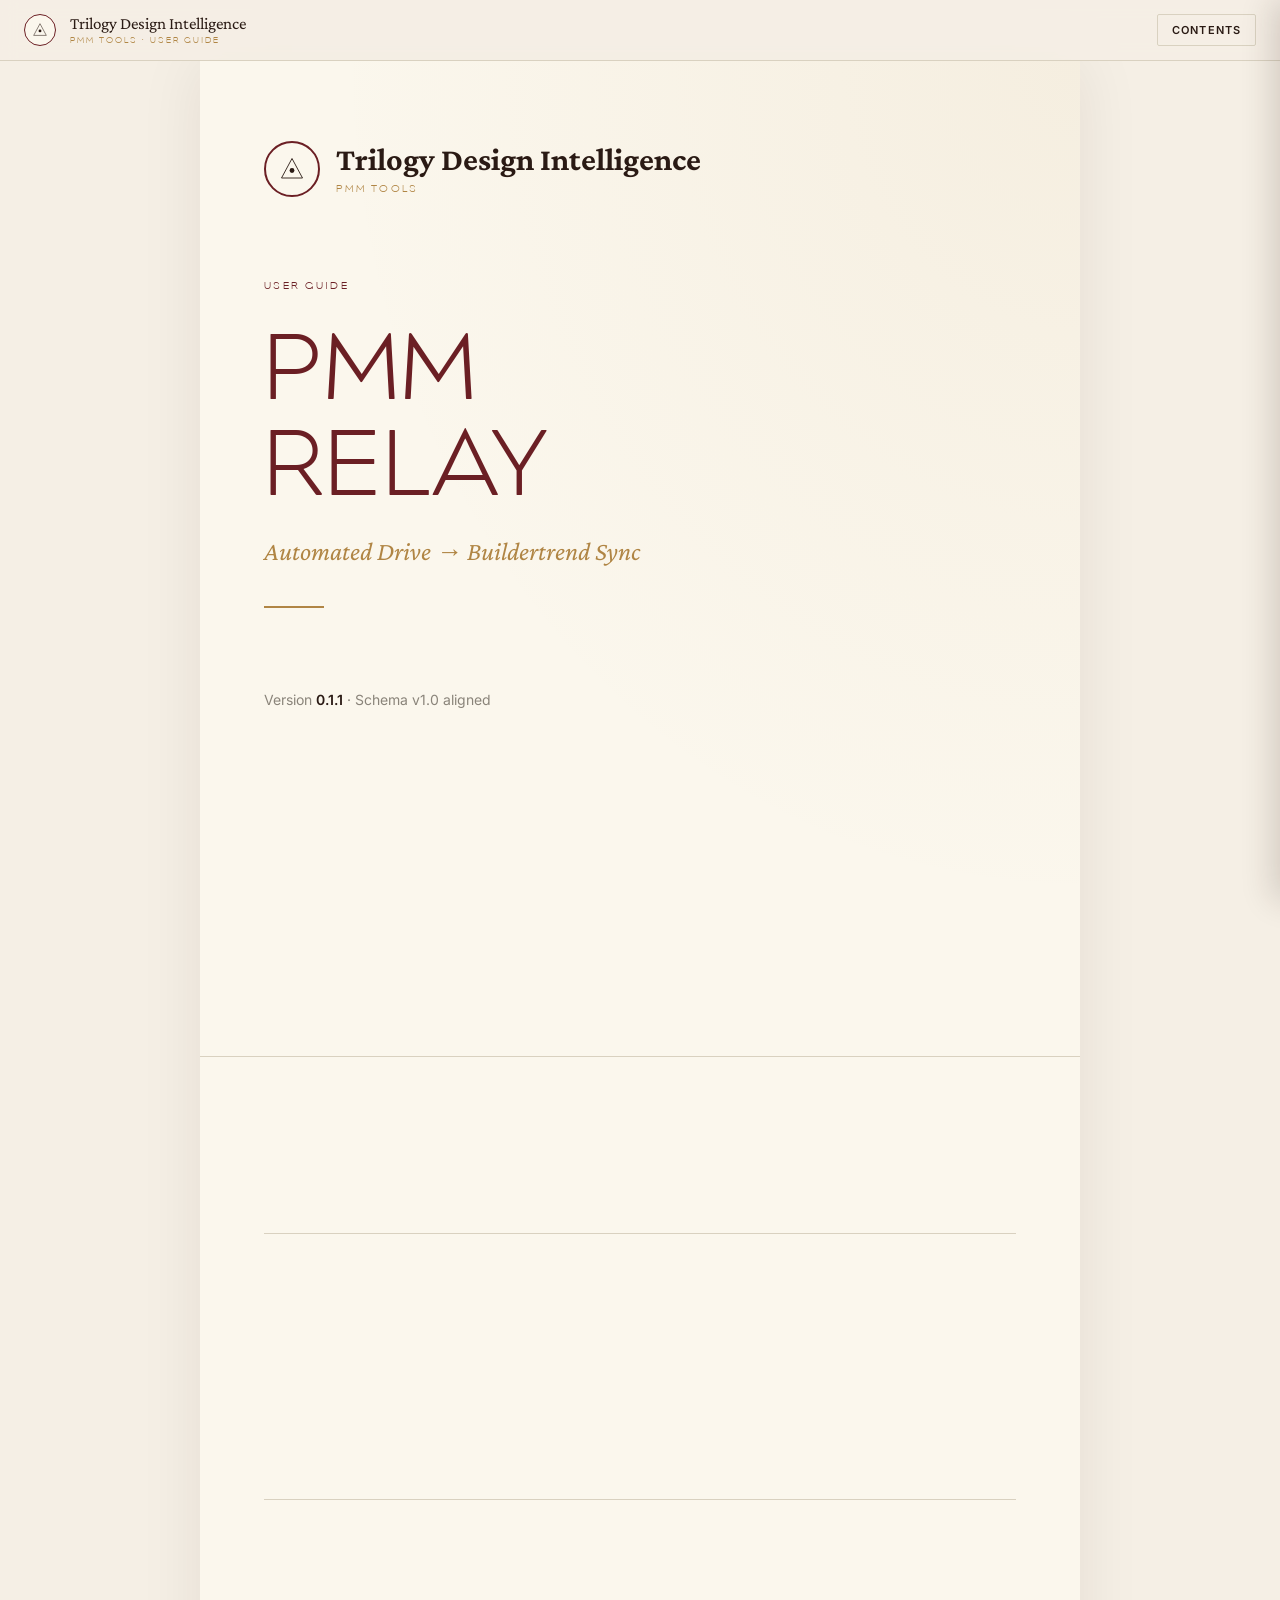
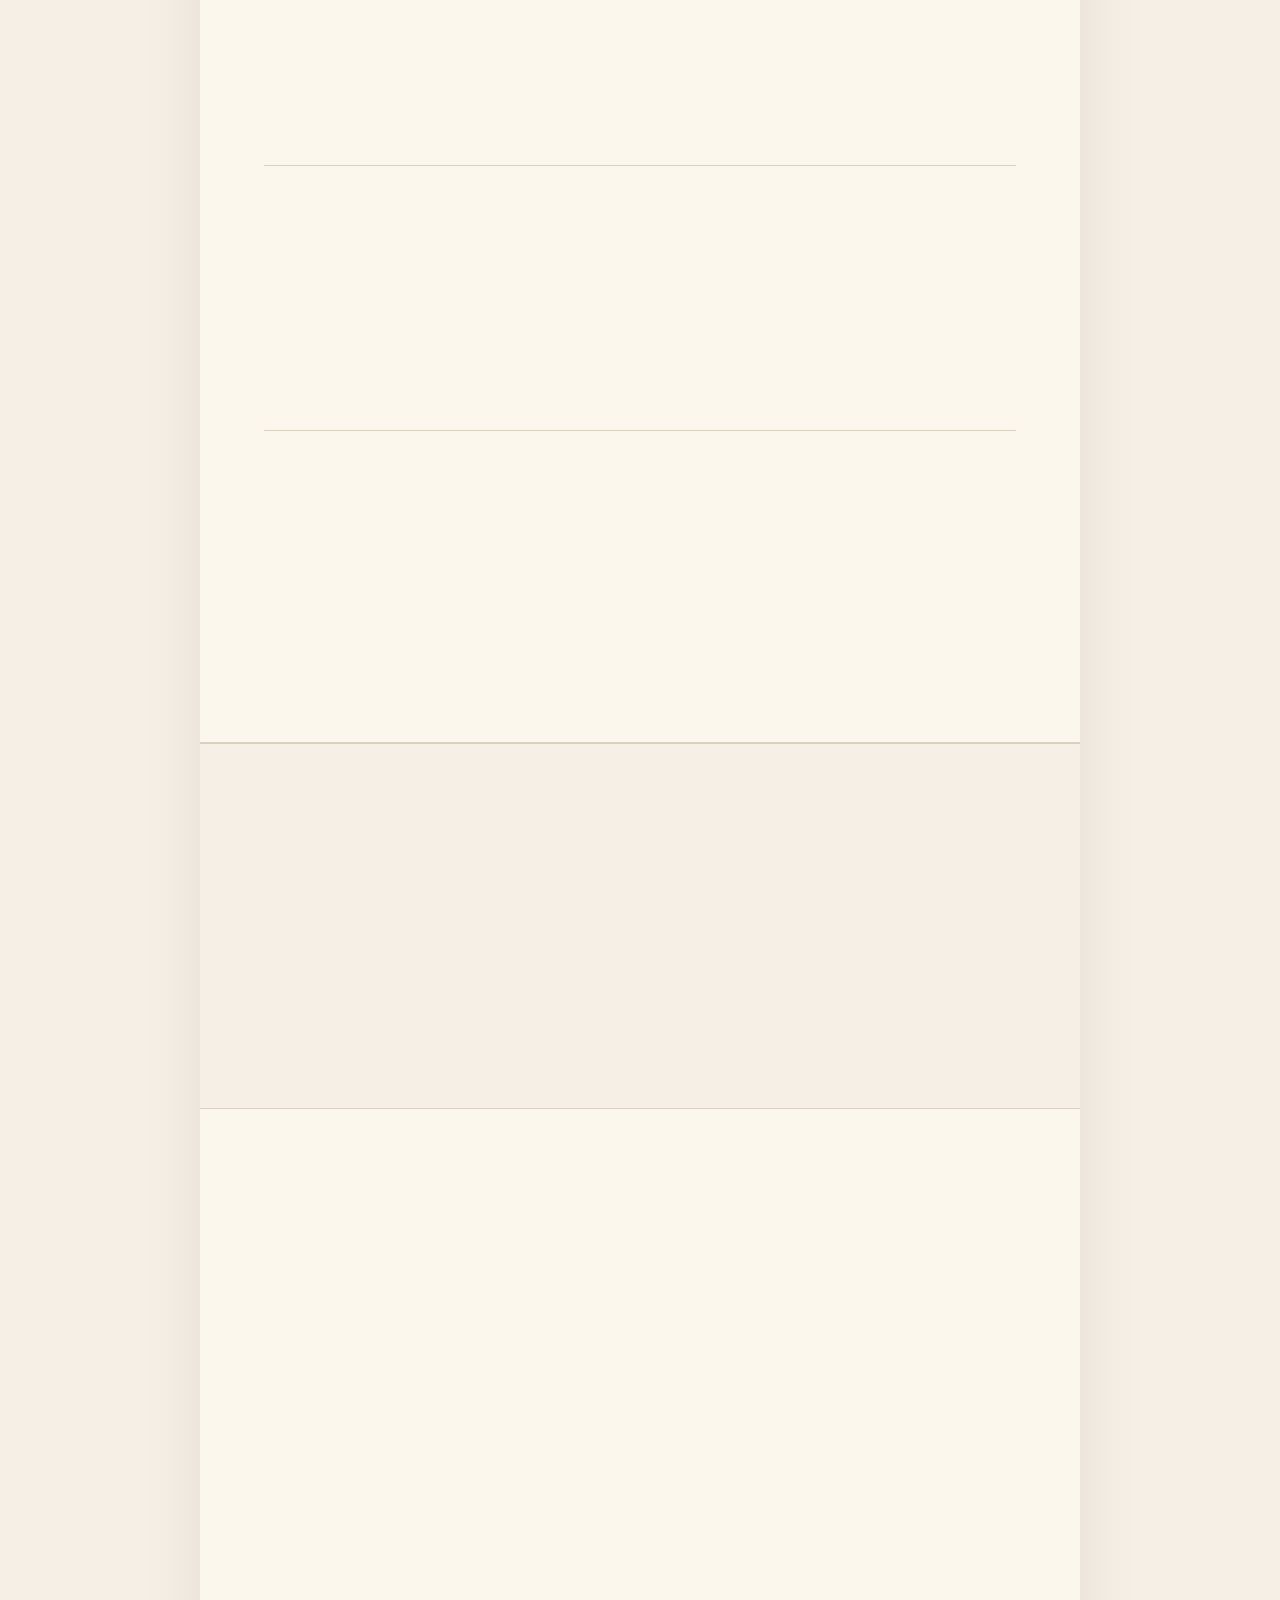
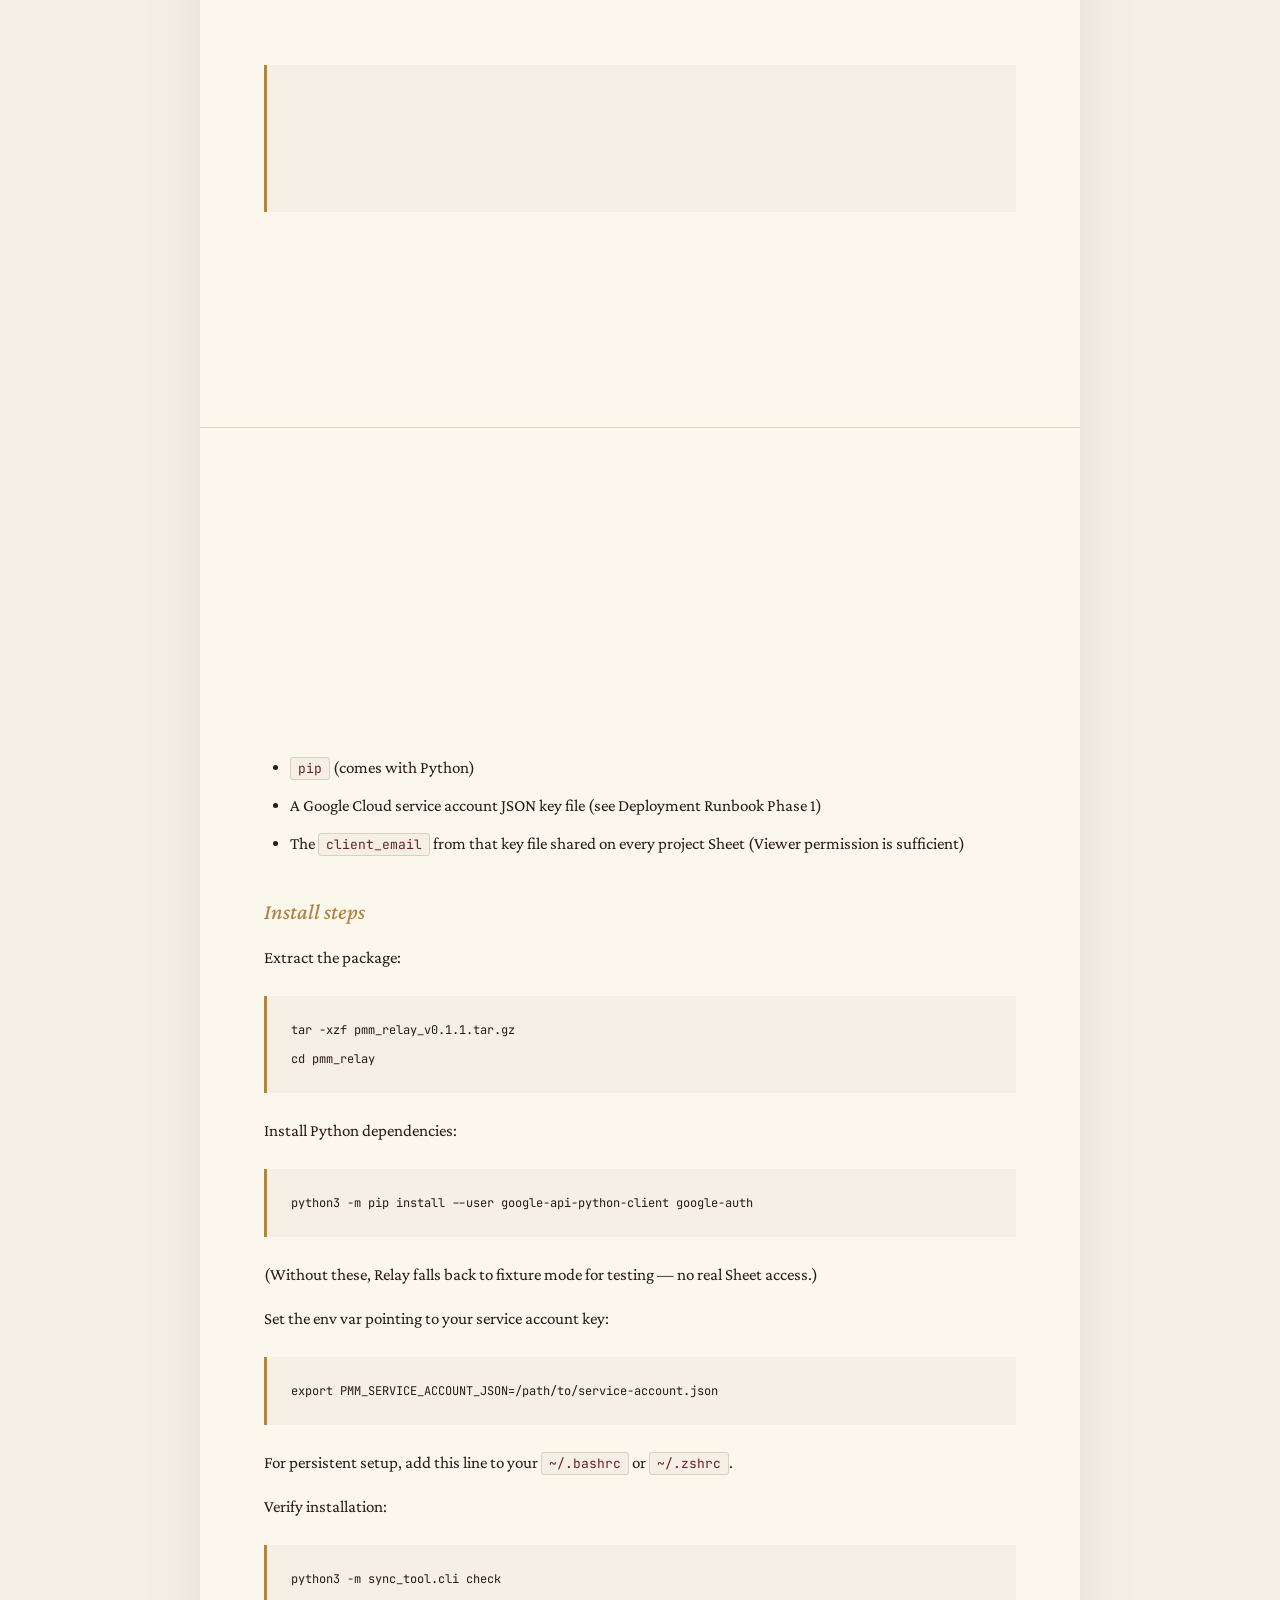
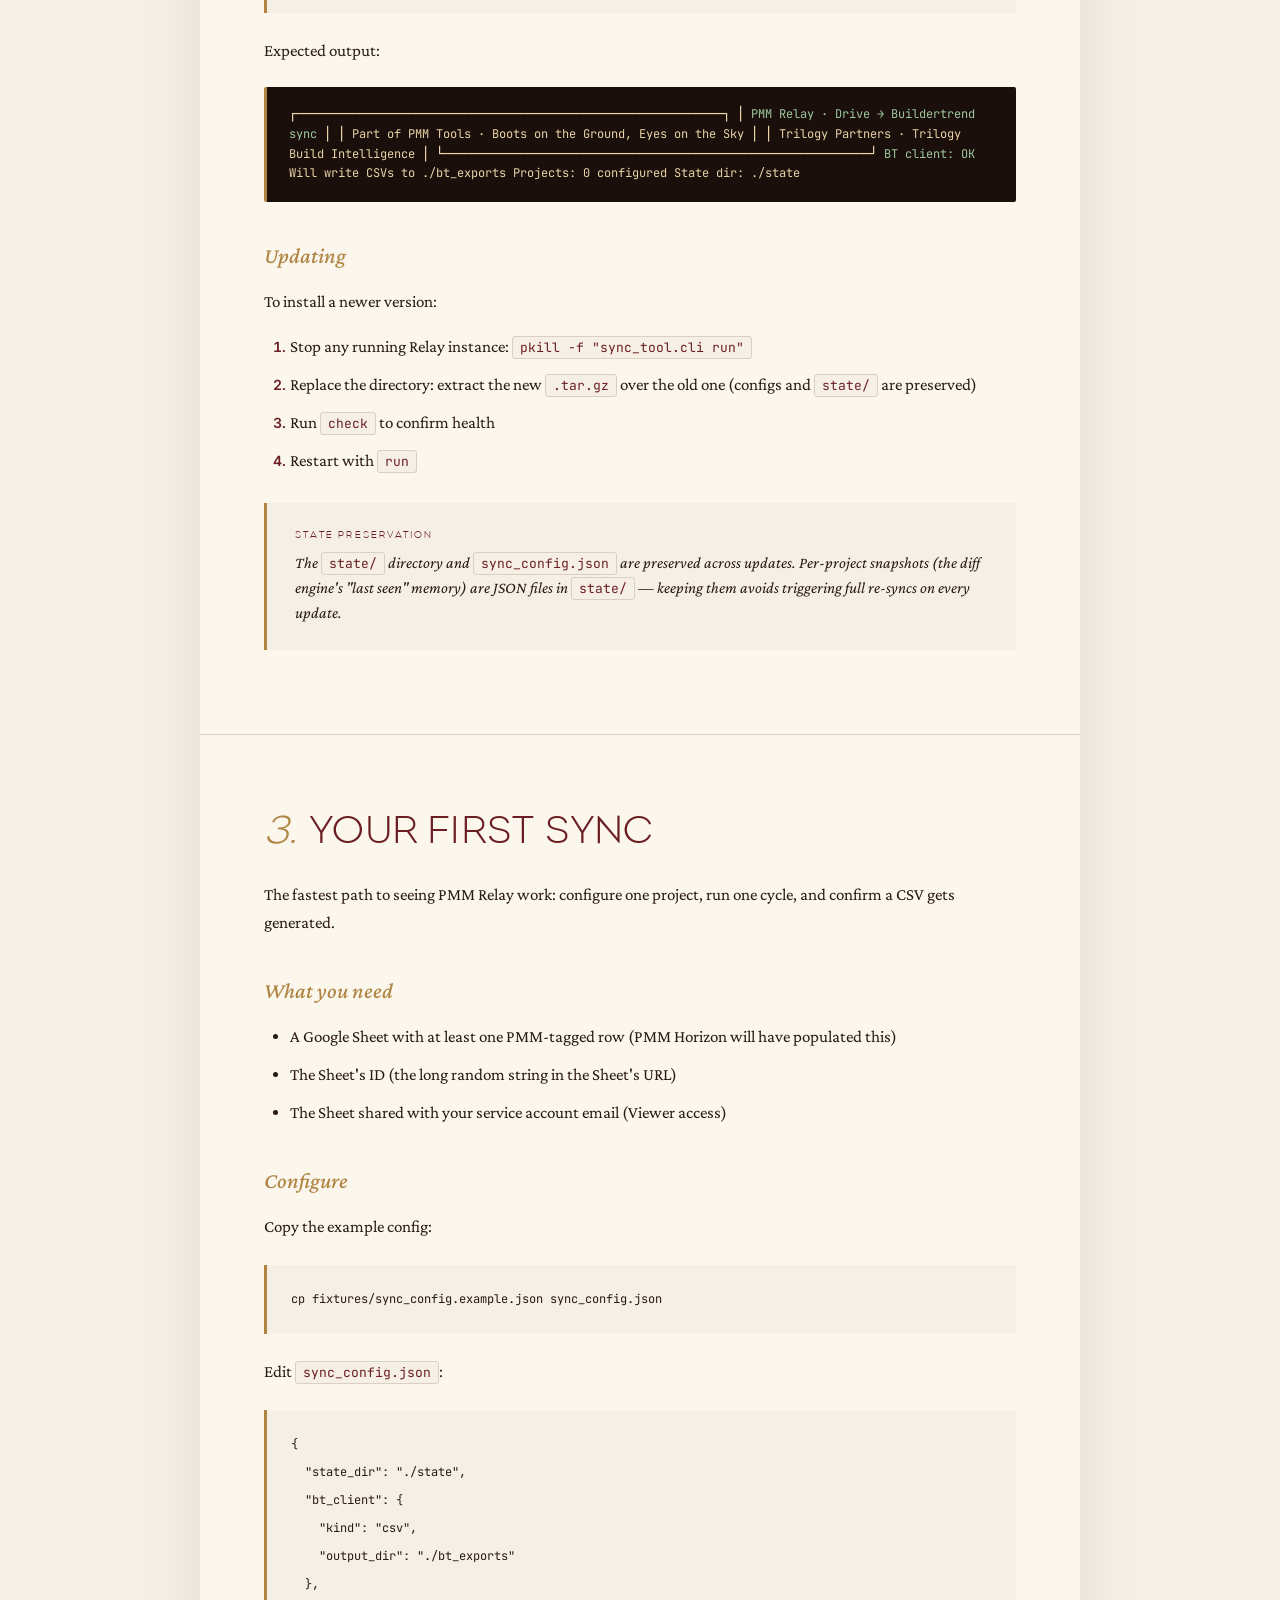
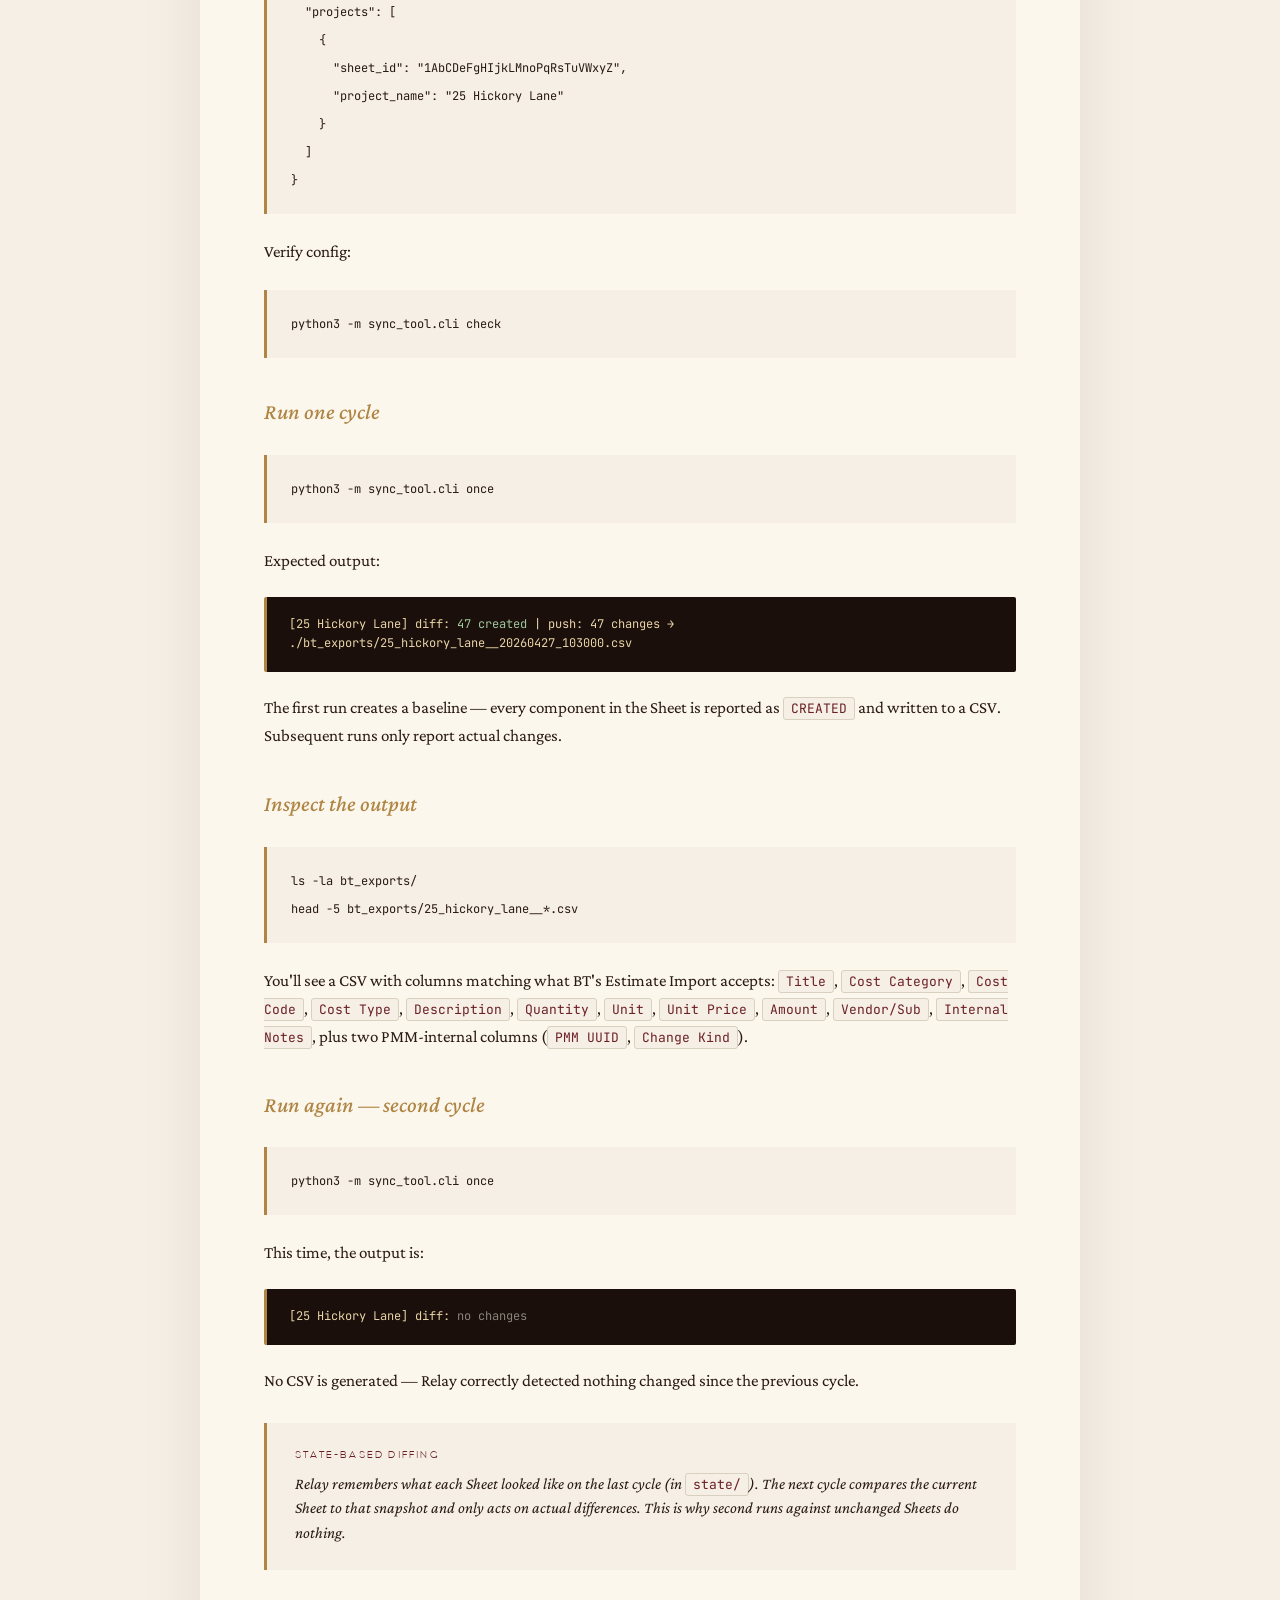
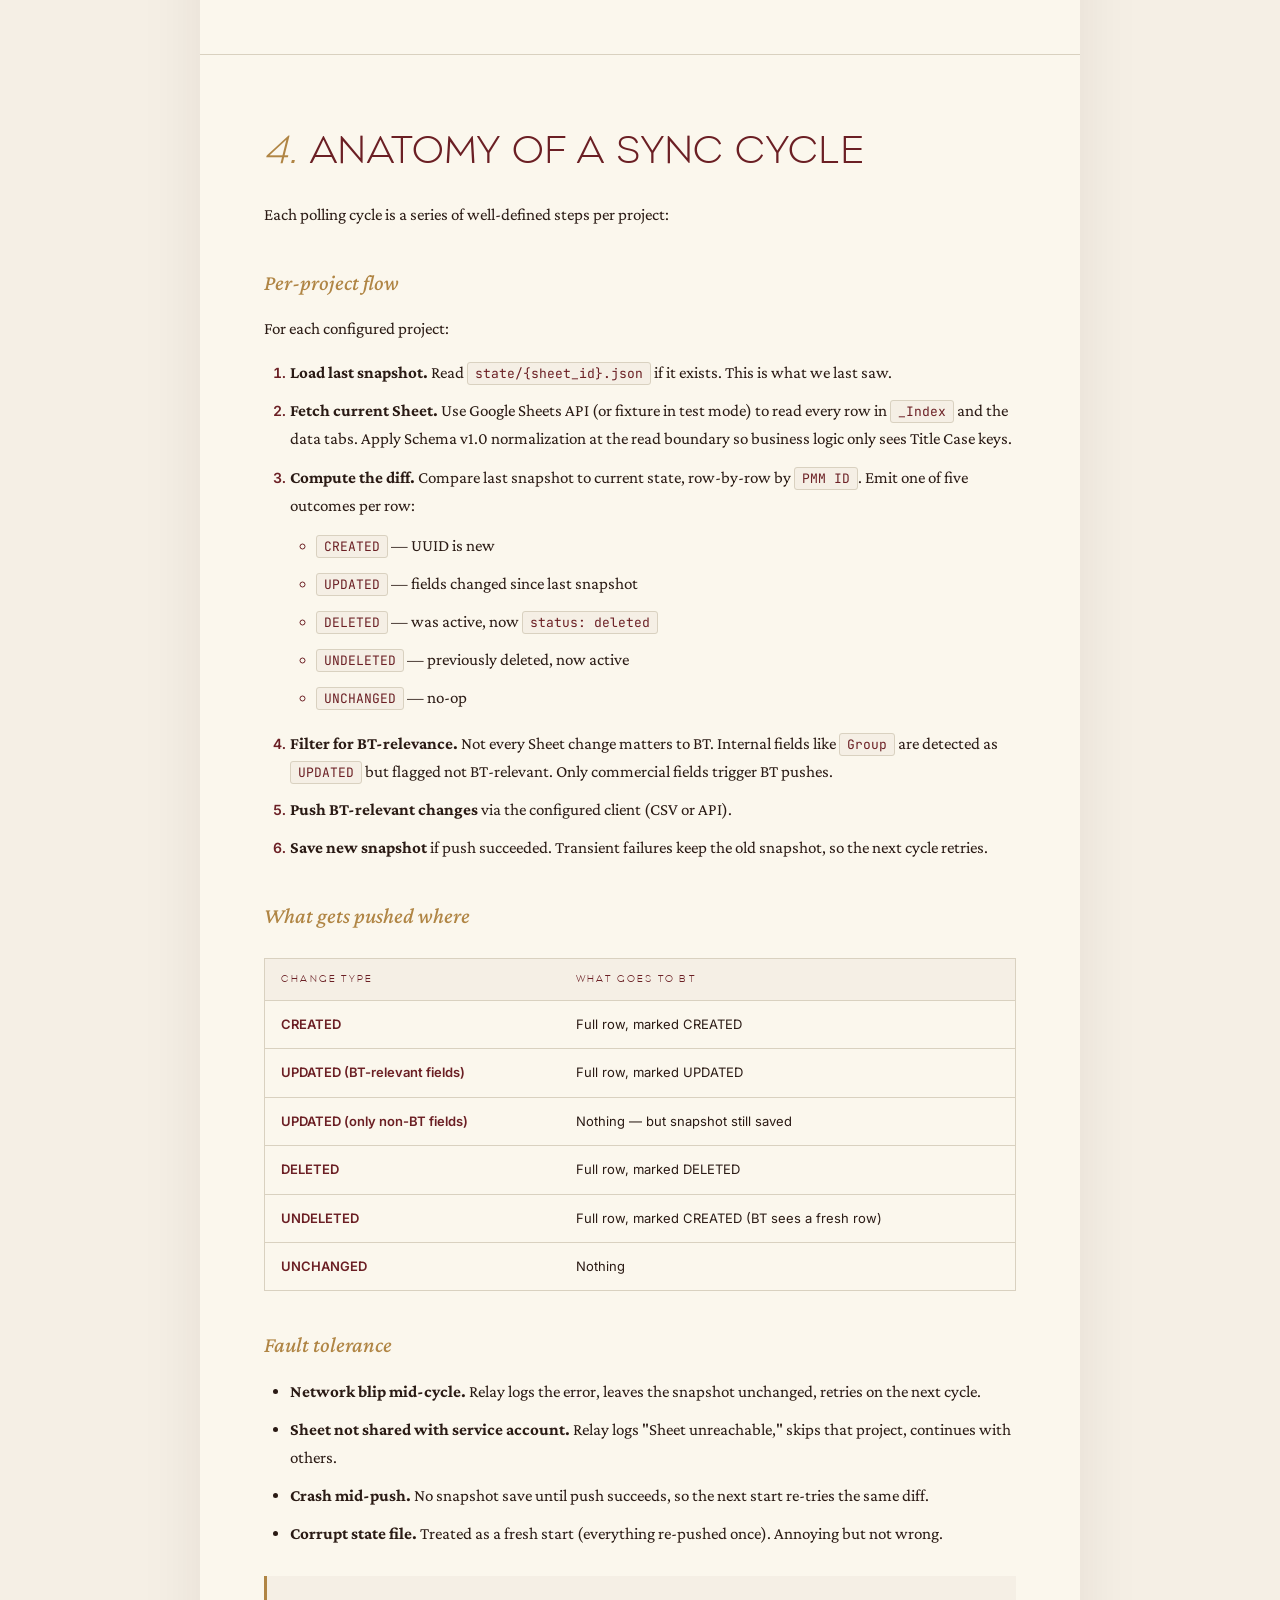
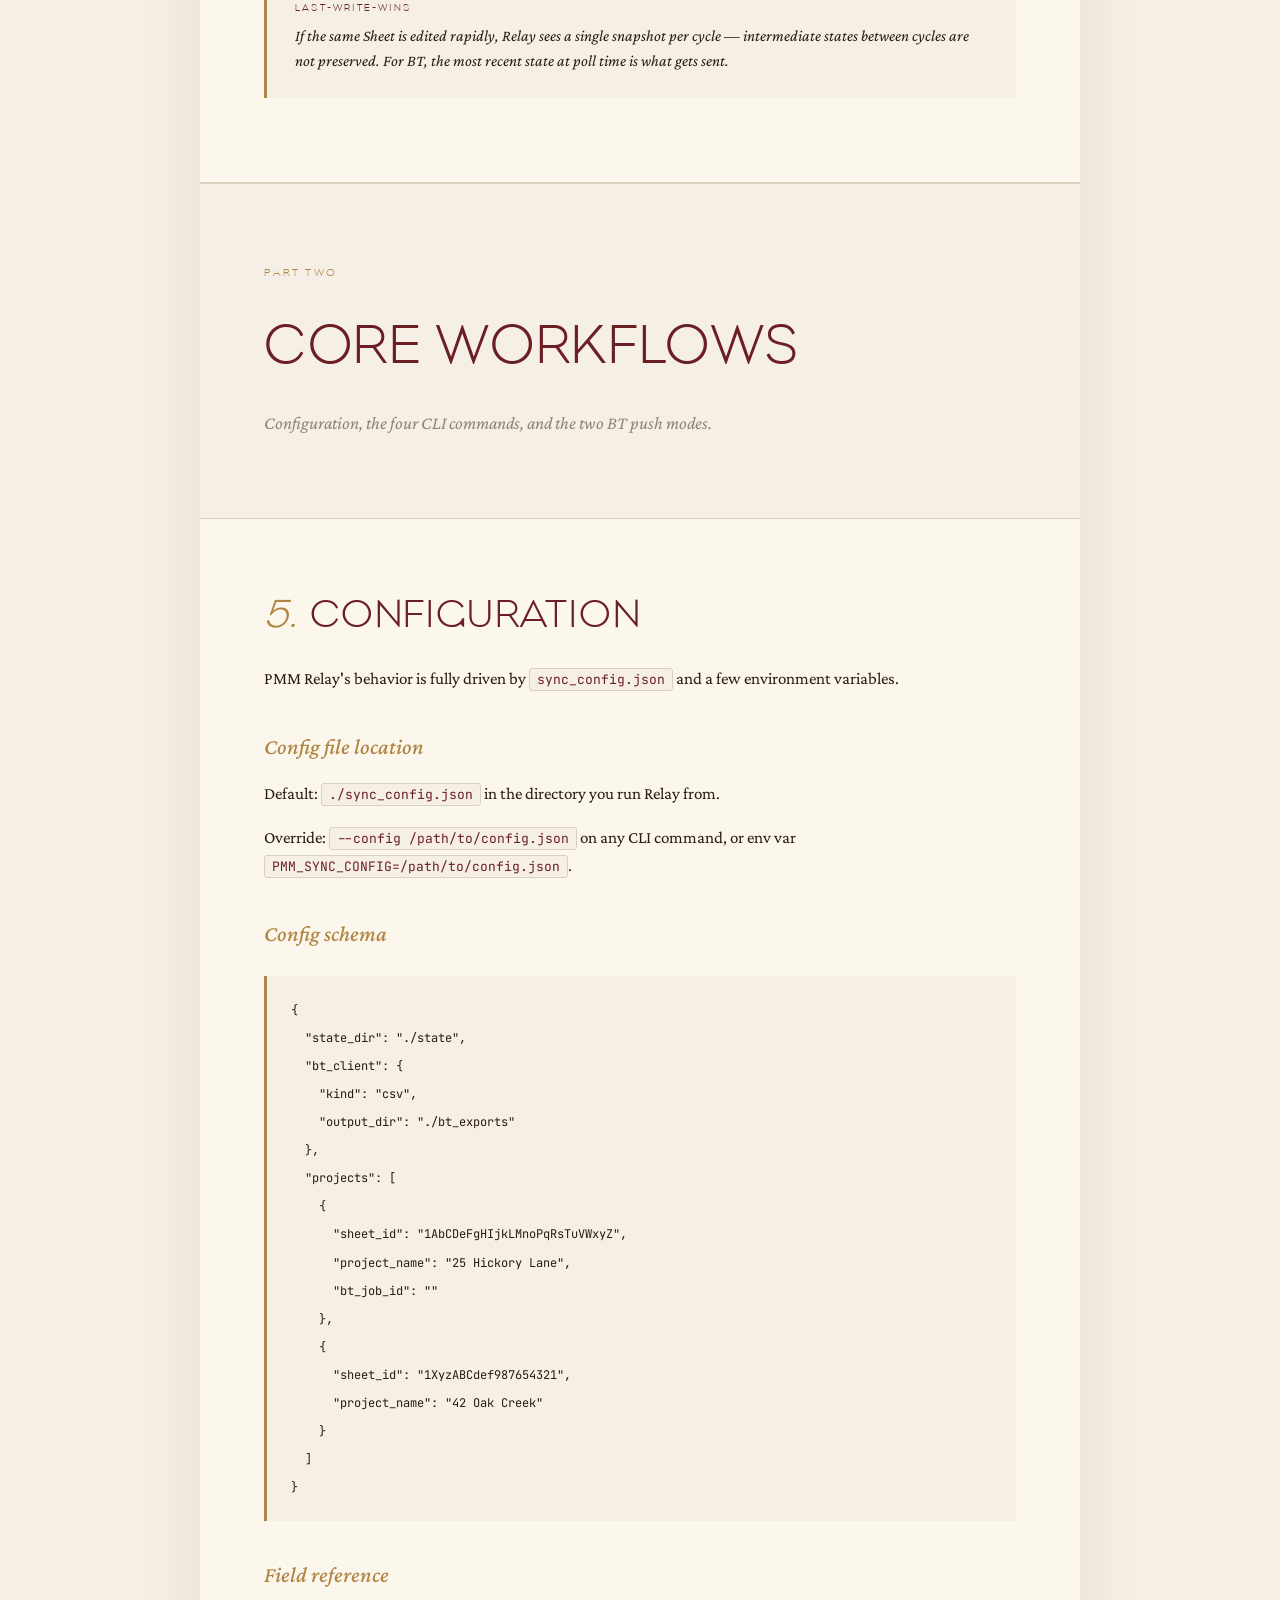
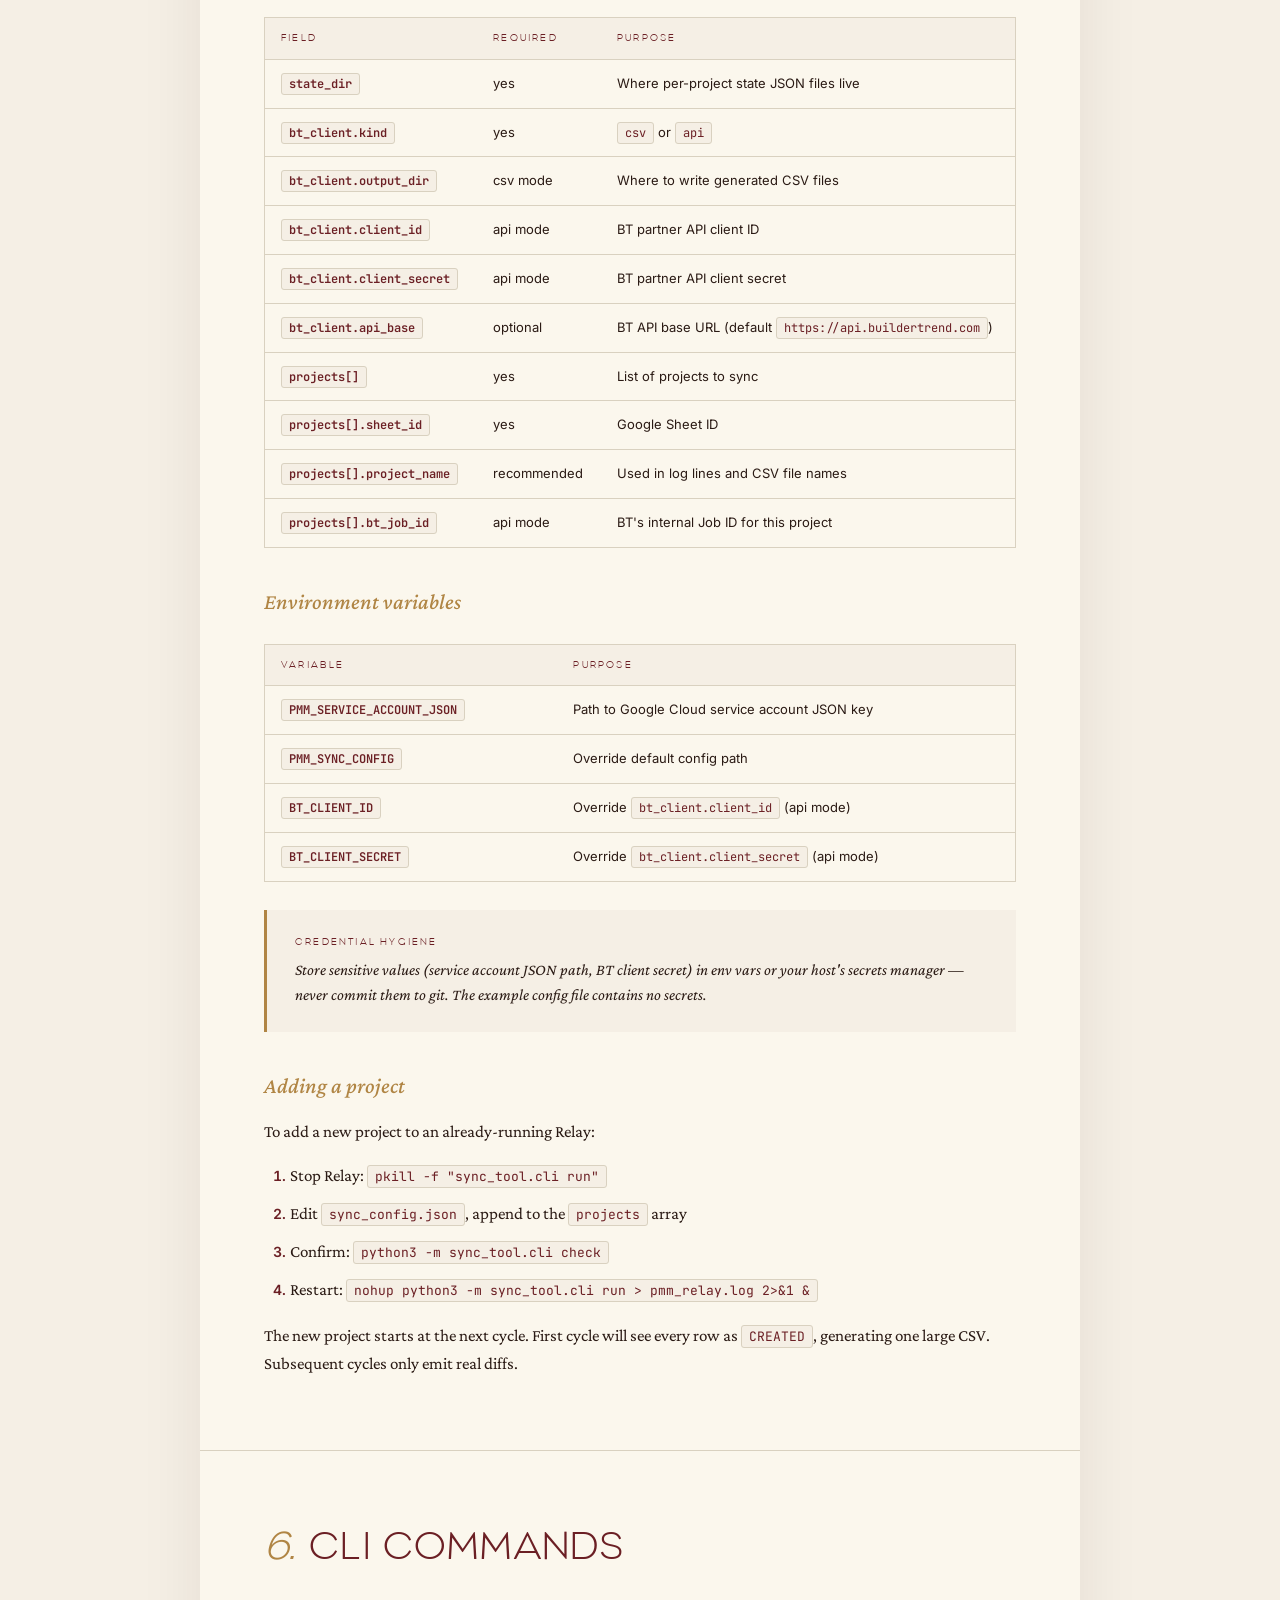
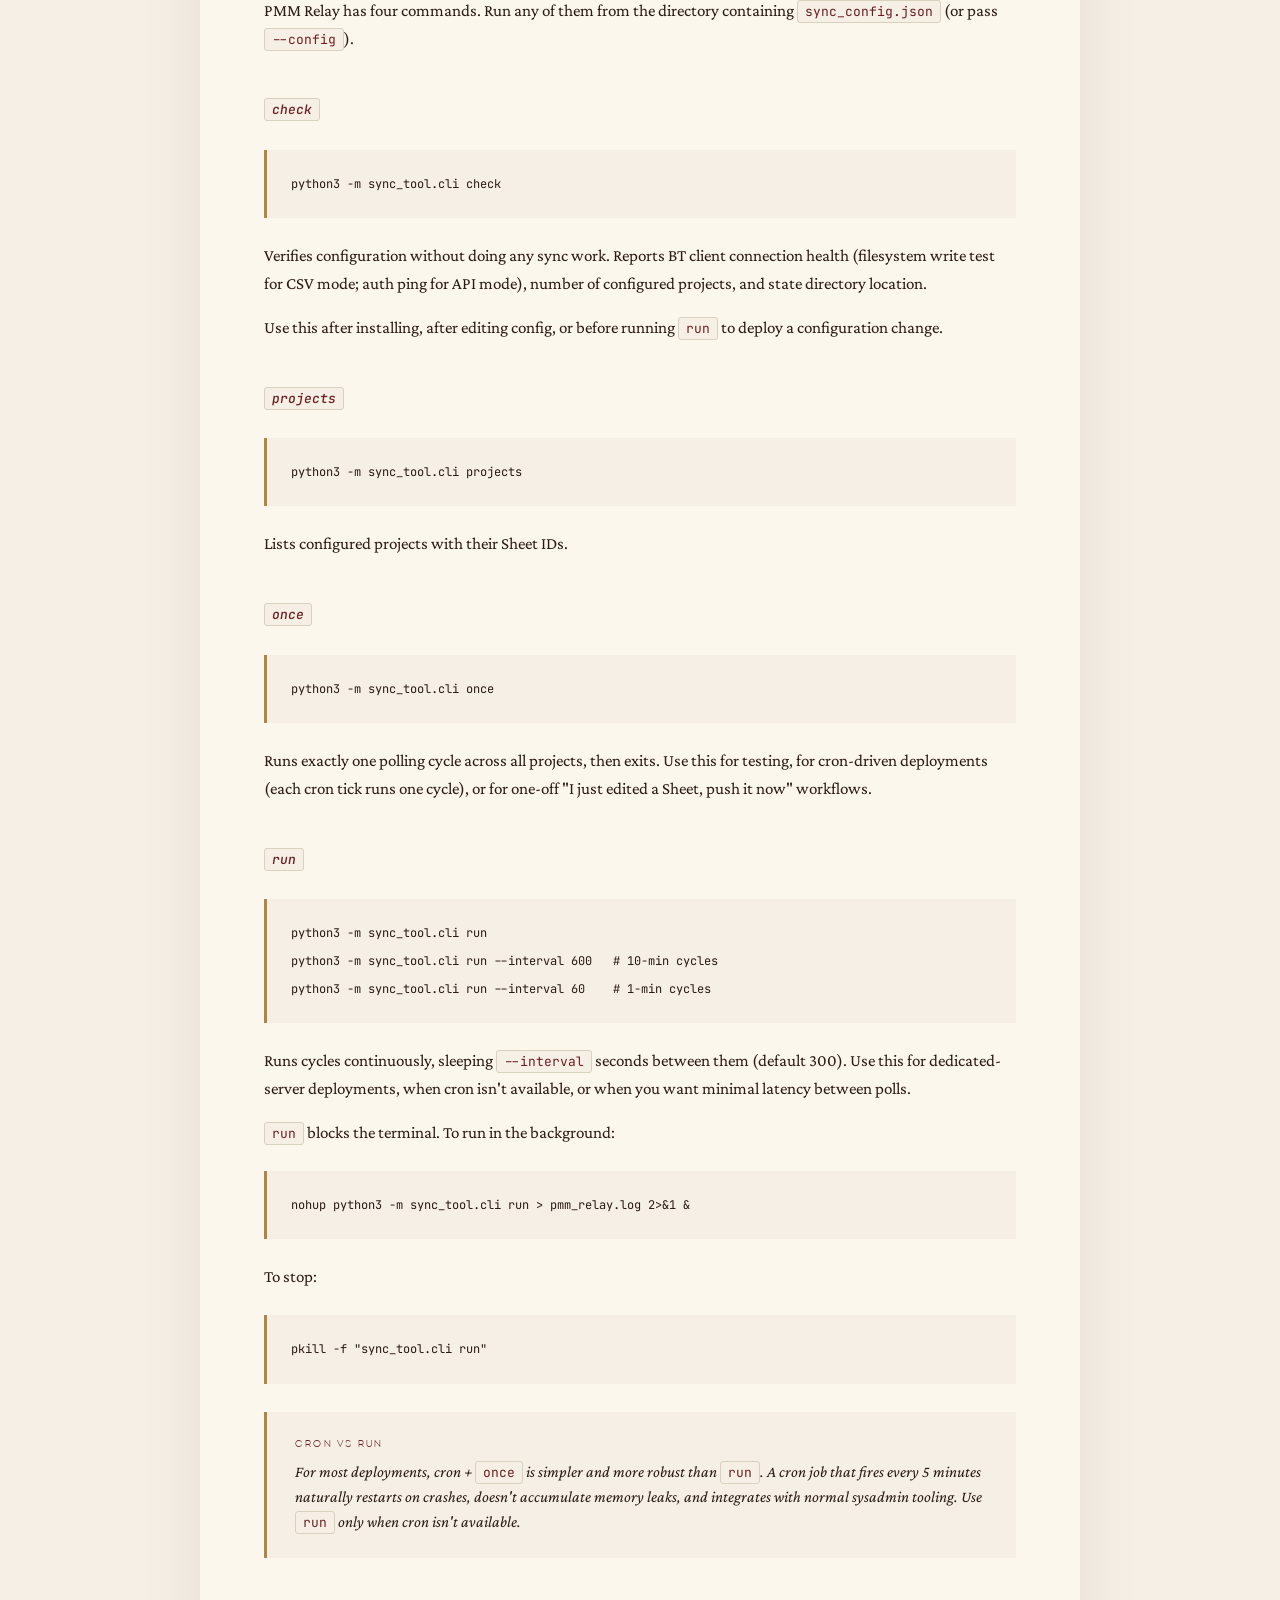
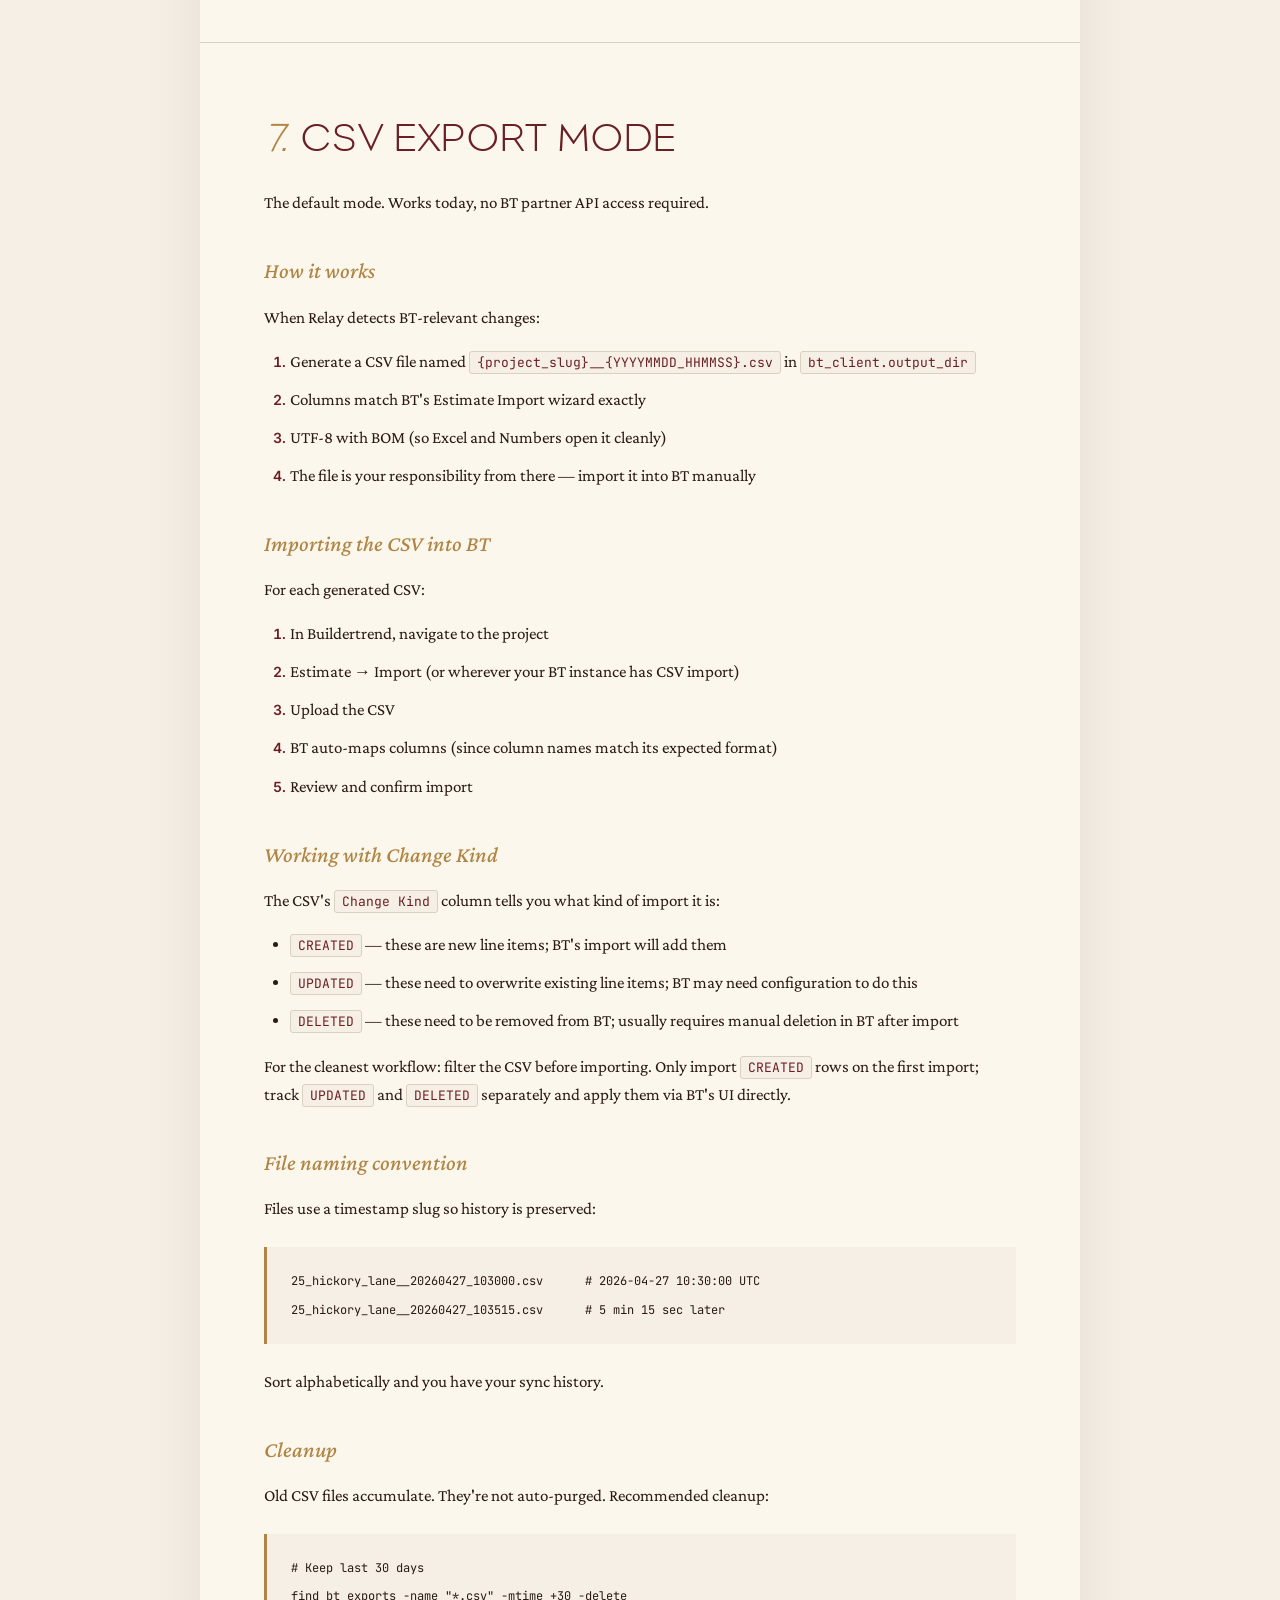
<file: guides/pmm-relay.html>
<!DOCTYPE html>
<html lang="en">
<head>
<meta charset="UTF-8" />
<meta name="viewport" content="width=device-width, initial-scale=1.0, maximum-scale=5" />
<title>PMM Relay — User Guide · Trilogy Design Intelligence</title>
<link rel="preconnect" href="https://fonts.googleapis.com">
<link rel="preconnect" href="https://fonts.gstatic.com" crossorigin>
<link href="https://fonts.googleapis.com/css2?family=Crimson+Pro:ital,wght@0,300;0,400;0,500;0,600;1,400&family=Inter:wght@300;400;500;600;700&family=JetBrains+Mono:wght@400;500&display=swap" rel="stylesheet">
<style>
@font-face {
  font-family: 'Eagle Light';
  src: url('../assets/fonts/eagle-light.ttf') format('truetype');
  font-weight: 300; font-style: normal; font-display: swap;
}
/* ── Eagle Light retrofit — for cover & display headings ── */
.cover h2.title,
.cover h1.title,
.section > h2,
.section h2,
.part-divider h2,
.pillar-title,
.flow-step .step-name,
.guides-table .tool-name {
  font-family: 'Eagle Light', 'Bebas Neue', 'Arial Narrow', sans-serif !important;
  font-weight: 300 !important;
  letter-spacing: 0.03em !important;
  text-transform: uppercase;
}
.cover-eyebrow,
.part-divider .label,
.toc-part,
.callout-label,
.cover-header h1.brand .sub,
.topbar .brand .sub,
.drawer .drawer-sub,
.section h2 .num,
th {
  font-family: 'Eagle Light', 'Bebas Neue', 'Arial Narrow', sans-serif !important;
  font-weight: 300 !important;
  letter-spacing: 0.22em !important;
  text-transform: uppercase;
}
.section h2 .num {
  letter-spacing: 0.04em !important;
  font-style: normal;
}

  :root {
    --ink: #2a1a14; --maroon: #6b1f24; --maroon-light: #8a3338;
    --brass: #b08544; --brass-light: #c9a86a;
    --cream: #f5efe5; --cream-light: #faf6ec; --paper: #fbf7ed;
    --stone: #8a847a; --stone-light: #c5beb1;
    --rule: #d9d1c0;
    --shadow: rgba(42,26,20,0.08); --shadow-strong: rgba(42,26,20,0.16);
  }
  * { box-sizing: border-box; margin: 0; padding: 0; }
  html { scroll-behavior: smooth; }
  body {
    background: var(--cream); color: var(--ink);
    font-family: 'Crimson Pro', Georgia, serif;
    font-size: 17px; line-height: 1.65;
    -webkit-font-smoothing: antialiased;
  }
  ::selection { background: var(--brass-light); color: var(--ink); }
  .shell { max-width: 880px; margin: 0 auto; background: var(--paper); box-shadow: 0 0 60px var(--shadow); min-height: 100vh; }

  .topbar {
    position: sticky; top: 0; z-index: 50;
    border-bottom: 1px solid var(--rule);
    padding: 14px 24px;
    display: flex; align-items: center; gap: 14px;
    backdrop-filter: blur(8px);
    background: rgba(245,239,229,0.94);
  }
  .topbar .logo { width: 32px; height: 32px; border: 1.5px solid var(--maroon); border-radius: 50%; display: grid; place-items: center; background: var(--paper); }
  .topbar .logo svg { width: 18px; height: 18px; fill: var(--maroon); }
  .topbar .brand { font-family: 'Crimson Pro', serif; font-size: 17px; line-height: 1; }
  .topbar .brand .sub {
    display: block; font-family: 'Inter', sans-serif;
    font-size: 9px; font-weight: 600;
    color: var(--brass); letter-spacing: 0.22em;
    margin-top: 4px; text-transform: uppercase;
  }
  .topbar .menu-btn {
    margin-left: auto; background: none;
    border: 1px solid var(--rule); color: var(--ink);
    padding: 8px 14px;
    font-family: 'Inter', sans-serif;
    font-size: 11px; font-weight: 600;
    letter-spacing: 0.1em; text-transform: uppercase;
    cursor: pointer; border-radius: 2px;
  }
  .topbar .menu-btn:hover { background: var(--maroon); color: var(--paper); border-color: var(--maroon); }

  .cover {
    padding: 80px 64px 100px; border-bottom: 1px solid var(--rule);
    background: radial-gradient(ellipse at top right, rgba(176,133,68,0.08), transparent 60%), var(--paper);
  }
  .cover-eyebrow {
    font-family: 'Inter', sans-serif;
    font-size: 11px; font-weight: 600;
    letter-spacing: 0.32em; color: var(--maroon);
    text-transform: uppercase; margin-bottom: 24px;
  }
  .cover-header { display: flex; align-items: center; gap: 16px; margin-bottom: 80px; }
  .cover-header .logo { width: 56px; height: 56px; border: 2px solid var(--maroon); border-radius: 50%; display: grid; place-items: center; }
  .cover-header .logo svg { width: 30px; height: 30px; fill: var(--maroon); }
  .cover-header h1.brand { font-family: 'Crimson Pro', serif; font-size: 32px; line-height: 1.05; }
  .cover-header h1.brand .sub {
    display: block; font-family: 'Inter', sans-serif;
    font-size: 11px; font-weight: 600;
    color: var(--brass); letter-spacing: 0.28em;
    margin-top: 6px; text-transform: uppercase;
  }
  .cover h2.title {
    font-family: 'Crimson Pro', serif;
    font-size: clamp(56px, 9vw, 96px); font-weight: 400;
    color: var(--maroon); letter-spacing: -0.02em; line-height: 1;
    margin-bottom: 20px;
  }
  .cover .subtitle {
    font-family: 'Crimson Pro', serif; font-style: italic;
    font-size: clamp(20px, 3vw, 26px);
    color: var(--brass); margin-bottom: 32px;
  }
  .cover-rule { width: 60px; height: 2px; background: var(--brass); margin-bottom: 80px; }
  .cover .meta { font-family: 'Inter', sans-serif; font-size: 14px; color: var(--stone); }
  .cover .meta strong { color: var(--ink); font-weight: 600; }
  .cover-attr { font-family: 'Crimson Pro', serif; font-style: italic; font-size: 14px; color: var(--stone); margin-top: 200px; line-height: 1.6; }

  .section { padding: 72px 64px 56px; border-bottom: 1px solid var(--rule); }
  .section:last-child { border-bottom: none; }
  .part-divider {
    padding: 80px 64px; background: var(--cream);
    border-top: 1px solid var(--rule); border-bottom: 1px solid var(--rule);
  }
  .part-divider .label {
    font-family: 'Inter', sans-serif;
    font-size: 11px; font-weight: 600;
    letter-spacing: 0.3em; color: var(--brass);
    text-transform: uppercase; margin-bottom: 16px;
  }
  .part-divider h2 { font-family: 'Crimson Pro', serif; font-size: 56px; font-weight: 400; color: var(--maroon); letter-spacing: -0.02em; margin-bottom: 18px; }
  .part-divider .description { font-family: 'Crimson Pro', serif; font-style: italic; font-size: 18px; color: var(--stone); max-width: 540px; }

  .section h2 { font-family: 'Crimson Pro', serif; font-size: 40px; font-weight: 400; color: var(--maroon); margin-bottom: 28px; letter-spacing: -0.01em; line-height: 1.15; }
  .section h2 .num { color: var(--brass); font-style: italic; font-weight: 300; margin-right: 14px; }
  .section h3 { font-family: 'Crimson Pro', serif; font-size: 22px; font-weight: 500; font-style: italic; color: var(--brass); margin: 36px 0 14px; }
  .section p { margin-bottom: 16px; color: var(--ink); }
  .section p.lede { font-size: 19px; line-height: 1.55; margin-bottom: 24px; }
  .section ol, .section ul { margin: 12px 0 18px 0; padding-left: 26px; }
  .section li { margin-bottom: 10px; }
  .section ol li::marker { font-family: 'Inter', sans-serif; font-weight: 600; color: var(--maroon); font-size: 14px; }

  code {
    font-family: 'JetBrains Mono', monospace;
    font-size: 13px; background: var(--cream);
    padding: 2px 7px; border-radius: 3px;
    color: var(--maroon); border: 1px solid var(--rule);
  }
  pre {
    background: var(--cream); border-left: 3px solid var(--brass);
    padding: 20px 24px; margin: 24px 0; overflow-x: auto;
  }
  pre code { background: none; border: none; padding: 0; color: var(--ink); font-size: 12px; line-height: 1.6; white-space: pre; }

  /* Terminal-styled output blocks */
  .term {
    background: #1a0f0a;
    color: #e8d4a8;
    border-left: 3px solid var(--brass);
    padding: 18px 22px; margin: 22px 0;
    font-family: 'JetBrains Mono', monospace;
    font-size: 12px; line-height: 1.65;
    overflow-x: auto;
    border-radius: 2px;
  }
  .term .prompt { color: var(--brass-light); }
  .term .ok { color: #9ec79e; }
  .term .err { color: #d99c8a; }
  .term .dim { color: #8a847a; }

  .callout { background: var(--cream); border-left: 3px solid var(--brass); padding: 24px 28px; margin: 28px 0; }
  .callout-label {
    font-family: 'Inter', sans-serif;
    font-size: 10px; font-weight: 700;
    letter-spacing: 0.24em; color: var(--maroon);
    text-transform: uppercase; margin-bottom: 8px;
  }
  .callout-body { font-family: 'Crimson Pro', serif; font-size: 16px; font-style: italic; color: var(--ink); line-height: 1.55; }
  .callout-body code { font-style: normal; }

  .table-wrap { margin: 24px 0; overflow-x: auto; border: 1px solid var(--rule); background: var(--paper); }
  table { width: 100%; border-collapse: collapse; font-family: 'Inter', sans-serif; font-size: 13px; }
  th {
    background: var(--cream); padding: 12px 16px;
    text-align: left; font-weight: 700;
    font-size: 10px; letter-spacing: 0.18em;
    text-transform: uppercase; color: var(--maroon);
    border-bottom: 1px solid var(--rule);
  }
  td { padding: 13px 16px; border-bottom: 1px solid var(--rule); color: var(--ink); vertical-align: top; }
  tr:last-child td { border-bottom: none; }
  td:first-child { font-weight: 600; color: var(--maroon); }
  td code { font-size: 12px; }

  .change-grid { display: grid; grid-template-columns: repeat(auto-fit, minmax(160px, 1fr)); gap: 12px; margin: 24px 0; }
  .change-card { background: var(--paper); border: 1px solid var(--rule); border-top: 3px solid var(--brass); padding: 16px 18px; }
  .change-card .name { font-family: 'Inter', sans-serif; font-weight: 700; font-size: 11px; letter-spacing: 0.16em; text-transform: uppercase; color: var(--maroon); margin-bottom: 6px; }
  .change-card .desc { font-family: 'Crimson Pro', serif; font-size: 14px; color: var(--ink); line-height: 1.45; }

  .page-footer {
    padding: 36px 64px; background: var(--cream); border-top: 1px solid var(--rule);
    text-align: center; font-family: 'Inter', sans-serif;
    font-size: 11px; color: var(--stone); letter-spacing: 0.04em;
  }
  .page-footer p { margin: 4px 0; }
  .page-footer .tagline { font-family: 'Crimson Pro', serif; font-style: italic; font-size: 13px; color: var(--brass); margin-top: 14px; }

  .toc-part {
    font-family: 'Inter', sans-serif;
    font-size: 10px; font-weight: 700;
    letter-spacing: 0.28em; color: var(--maroon);
    text-transform: uppercase;
    margin-top: 32px; margin-bottom: 14px;
    padding-bottom: 10px; border-bottom: 1px solid var(--rule);
  }
  .toc-part:first-child { margin-top: 0; }
  .toc-item { display: flex; align-items: baseline; gap: 12px; padding: 10px 0; color: var(--ink); text-decoration: none; font-size: 17px; }
  .toc-item:hover { color: var(--maroon); }
  .toc-item .num { font-family: 'Inter', sans-serif; font-size: 12px; font-weight: 700; color: var(--brass); min-width: 22px; }
  .toc-item .dots { flex: 1; border-bottom: 1px dotted var(--stone-light); margin-bottom: 4px; }
  .toc-item .page { font-family: 'Inter', sans-serif; font-size: 12px; color: var(--stone); font-style: italic; }

  .drawer {
    position: fixed; top: 0; right: 0;
    width: 320px; max-width: 86vw; height: 100vh;
    background: var(--paper);
    box-shadow: -8px 0 30px var(--shadow-strong);
    transform: translateX(100%);
    transition: transform 0.3s cubic-bezier(0.4, 0, 0.2, 1);
    z-index: 100; overflow-y: auto; padding: 24px;
  }
  .drawer.open { transform: translateX(0); }
  .drawer-overlay { position: fixed; inset: 0; background: rgba(42,26,20,0.4); opacity: 0; pointer-events: none; transition: opacity 0.3s; z-index: 99; }
  .drawer-overlay.show { opacity: 1; pointer-events: auto; }
  .drawer h3 { font-family: 'Crimson Pro', serif; font-size: 22px; color: var(--maroon); margin-bottom: 4px; }
  .drawer .drawer-sub { font-family: 'Inter', sans-serif; font-size: 10px; letter-spacing: 0.2em; color: var(--brass); text-transform: uppercase; margin-bottom: 24px; }
  .drawer a { display: block; padding: 10px 0; color: var(--ink); text-decoration: none; border-bottom: 1px solid var(--rule); font-size: 15px; }
  .drawer a:hover { color: var(--maroon); }
  .drawer a .num { color: var(--brass); font-family: 'Inter', sans-serif; font-size: 11px; font-weight: 700; margin-right: 10px; }
  .drawer-close { position: absolute; top: 18px; right: 18px; background: none; border: 1px solid var(--rule); width: 32px; height: 32px; border-radius: 50%; cursor: pointer; color: var(--ink); font-size: 18px; line-height: 1; }
  .drawer-close:hover { background: var(--maroon); color: var(--paper); border-color: var(--maroon); }

  @media (max-width: 720px) {
    .cover { padding: 60px 28px 70px; }
    .cover h2.title { font-size: 56px; }
    .cover-attr { margin-top: 100px; }
    .section { padding: 56px 28px 40px; }
    .section h2 { font-size: 30px; }
    .part-divider { padding: 60px 28px; }
    .part-divider h2 { font-size: 38px; }
    .topbar { padding: 12px 18px; }
    .topbar .brand { font-size: 14px; }
    .page-footer { padding: 28px; }
    .term { font-size: 10px; padding: 14px 18px; }
    pre code { font-size: 11px; }
  }
  @media print {
    .topbar, .drawer, .drawer-overlay { display: none; }
    .shell { box-shadow: none; max-width: none; }
    body { background: white; }
  }
</style>
</head>
<body>

<header class="topbar">
  <div class="logo"><svg viewBox="0 0 100 100"><polygon points="50,15 85,80 15,80" stroke="currentColor" stroke-width="3" fill="none"/><circle cx="50" cy="55" r="8" fill="currentColor"/></svg></div>
  <div class="brand">Trilogy Design Intelligence<span class="sub">PMM Tools · User Guide</span></div>
  <button class="menu-btn" onclick="toggleDrawer()">Contents</button>
</header>

<div class="drawer-overlay" onclick="toggleDrawer()"></div>
<aside class="drawer">
  <button class="drawer-close" onclick="toggleDrawer()">×</button>
  <h3>Contents</h3>
  <div class="drawer-sub">PMM Relay v0.1.1</div>
  <a href="#sec-1" onclick="toggleDrawer()"><span class="num">1</span>What PMM Relay Does</a>
  <a href="#sec-2" onclick="toggleDrawer()"><span class="num">2</span>Installation</a>
  <a href="#sec-3" onclick="toggleDrawer()"><span class="num">3</span>Your First Sync</a>
  <a href="#sec-4" onclick="toggleDrawer()"><span class="num">4</span>Anatomy of a Sync Cycle</a>
  <a href="#sec-5" onclick="toggleDrawer()"><span class="num">5</span>Configuration</a>
  <a href="#sec-6" onclick="toggleDrawer()"><span class="num">6</span>CLI Commands</a>
  <a href="#sec-7" onclick="toggleDrawer()"><span class="num">7</span>CSV Export Mode</a>
  <a href="#sec-8" onclick="toggleDrawer()"><span class="num">8</span>API Mode (Future)</a>
  <a href="#sec-9" onclick="toggleDrawer()"><span class="num">9</span>Diff Engine Behavior</a>
  <a href="#sec-10" onclick="toggleDrawer()"><span class="num">10</span>State Store</a>
  <a href="#sec-11" onclick="toggleDrawer()"><span class="num">11</span>CSV Output Format</a>
  <a href="#sec-12" onclick="toggleDrawer()"><span class="num">12</span>Configuration File Reference</a>
  <a href="#sec-13" onclick="toggleDrawer()"><span class="num">13</span>Production Deployment</a>
  <a href="#sec-14" onclick="toggleDrawer()"><span class="num">14</span>Monitoring &amp; Logs</a>
  <a href="#sec-15" onclick="toggleDrawer()"><span class="num">15</span>Troubleshooting</a>
  <a href="#sec-16" onclick="toggleDrawer()"><span class="num">16</span>System &amp; File Locations</a>
  <a href="#sec-17" onclick="toggleDrawer()"><span class="num">17</span>Credits</a>
</aside>

<main class="shell">

<section class="cover">
  <div class="cover-header">
    <div class="logo"><svg viewBox="0 0 100 100"><polygon points="50,15 85,80 15,80" stroke="currentColor" stroke-width="3" fill="none"/><circle cx="50" cy="55" r="8" fill="currentColor"/></svg></div>
    <h1 class="brand">Trilogy Design Intelligence<span class="sub">PMM Tools</span></h1>
  </div>
  <div class="cover-eyebrow">User Guide</div>
  <h2 class="title">PMM<br/>Relay</h2>
  <p class="subtitle">Automated Drive → Buildertrend Sync</p>
  <div class="cover-rule"></div>
  <p class="meta">Version <strong>0.1.1</strong> · Schema v1.0 aligned</p>
  <p class="cover-attr">Created by Trilogy Partners using Trilogy Build Intelligence.<br/>Boots on the Ground, Eyes on the Sky.</p>
</section>

<section class="section">
  <h2><span class="num">·</span>Contents</h2>
  <div class="toc-part">Part One — Quick Start</div>
  <a class="toc-item" href="#sec-1"><span class="num">1</span>What PMM Relay Does<span class="dots"></span><span class="page">p. 4</span></a>
  <a class="toc-item" href="#sec-2"><span class="num">2</span>Installation<span class="dots"></span><span class="page">p. 5</span></a>
  <a class="toc-item" href="#sec-3"><span class="num">3</span>Your First Sync<span class="dots"></span><span class="page">p. 7</span></a>
  <a class="toc-item" href="#sec-4"><span class="num">4</span>Anatomy of a Sync Cycle<span class="dots"></span><span class="page">p. 9</span></a>
  <div class="toc-part">Part Two — Core Workflows</div>
  <a class="toc-item" href="#sec-5"><span class="num">5</span>Configuration<span class="dots"></span><span class="page">p. 12</span></a>
  <a class="toc-item" href="#sec-6"><span class="num">6</span>CLI Commands<span class="dots"></span><span class="page">p. 14</span></a>
  <a class="toc-item" href="#sec-7"><span class="num">7</span>CSV Export Mode<span class="dots"></span><span class="page">p. 16</span></a>
  <a class="toc-item" href="#sec-8"><span class="num">8</span>API Mode (Future)<span class="dots"></span><span class="page">p. 18</span></a>
  <div class="toc-part">Part Three — Reference</div>
  <a class="toc-item" href="#sec-9"><span class="num">9</span>Diff Engine Behavior<span class="dots"></span><span class="page">p. 20</span></a>
  <a class="toc-item" href="#sec-10"><span class="num">10</span>State Store<span class="dots"></span><span class="page">p. 22</span></a>
  <a class="toc-item" href="#sec-11"><span class="num">11</span>CSV Output Format<span class="dots"></span><span class="page">p. 23</span></a>
  <a class="toc-item" href="#sec-12"><span class="num">12</span>Configuration File Reference<span class="dots"></span><span class="page">p. 24</span></a>
  <div class="toc-part">Part Four — Practical Notes</div>
  <a class="toc-item" href="#sec-13"><span class="num">13</span>Production Deployment<span class="dots"></span><span class="page">p. 26</span></a>
  <a class="toc-item" href="#sec-14"><span class="num">14</span>Monitoring &amp; Logs<span class="dots"></span><span class="page">p. 28</span></a>
  <a class="toc-item" href="#sec-15"><span class="num">15</span>Troubleshooting<span class="dots"></span><span class="page">p. 29</span></a>
  <a class="toc-item" href="#sec-16"><span class="num">16</span>System Requirements &amp; File Locations<span class="dots"></span><span class="page">p. 32</span></a>
  <a class="toc-item" href="#sec-17"><span class="num">17</span>Credits<span class="dots"></span><span class="page">p. 33</span></a>
</section>

<section class="part-divider">
  <p class="label">Part One</p>
  <h2>Quick Start</h2>
  <p class="description">Get installed, configure your first project, run a sync, and understand what just happened.</p>
</section>

<section class="section" id="sec-1">
  <h2><span class="num">1.</span>What PMM Relay Does</h2>
  <p class="lede">PMM Relay is a background service that automates the Google Sheet → Buildertrend half of the PMM Tools pipeline. It polls each project's Google Sheet on a schedule (default 5 minutes), detects changes, and pushes them to Buildertrend.</p>
  <p>A typical Trilogy project flow:</p>
  <ol>
    <li>PMM Connection ingests the architect's Revit IFC and tags SketchUp components.</li>
    <li>PMM Horizon pushes tagged components to PMM in the Sky (the project Google Sheet).</li>
    <li>Project Managers edit commercial data (Vendor, Unit Price, Cost Code, Allowance) in the Sheet.</li>
    <li>PMM Relay (here) notices changes within 5 minutes and pushes them to Buildertrend.</li>
    <li>PMM Compass and PMM on the Ground display the same Sheet data to admins and subs respectively.</li>
  </ol>
  <p>PMM Relay is the only PMM Tools component that writes to Buildertrend automatically. It runs unattended.</p>
  <div class="callout">
    <div class="callout-label">Two push modes</div>
    <div class="callout-body">Until you have BT partner API access, Relay generates CSV files that get manually imported into Buildertrend. Once you have API access, switch to API mode for true real-time sync. The diff engine and configuration are identical between modes — only the destination changes.</div>
  </div>
  <h3>Audience</h3>
  <p>This guide is for the operations/IT person who runs the sync. End users (designers, PMs, subs) never interact with Relay directly — they see its output in Buildertrend.</p>
</section>

<section class="section" id="sec-2">
  <h2><span class="num">2.</span>Installation</h2>
  <p>PMM Relay is a Python 3 command-line tool. It runs on macOS, Linux, and Windows. For production, run on a always-on server (Linux VPS, AWS/GCP small instance, or a Mac Mini).</p>
  <h3>Prerequisites</h3>
  <ul>
    <li>Python 3.10 or newer</li>
    <li><code>pip</code> (comes with Python)</li>
    <li>A Google Cloud service account JSON key file (see Deployment Runbook Phase 1)</li>
    <li>The <code>client_email</code> from that key file shared on every project Sheet (Viewer permission is sufficient)</li>
  </ul>
  <h3>Install steps</h3>
  <p>Extract the package:</p>
<pre><code>tar -xzf pmm_relay_v0.1.1.tar.gz
cd pmm_relay</code></pre>
  <p>Install Python dependencies:</p>
<pre><code>python3 -m pip install --user google-api-python-client google-auth</code></pre>
  <p>(Without these, Relay falls back to fixture mode for testing — no real Sheet access.)</p>
  <p>Set the env var pointing to your service account key:</p>
<pre><code>export PMM_SERVICE_ACCOUNT_JSON=/path/to/service-account.json</code></pre>
  <p>For persistent setup, add this line to your <code>~/.bashrc</code> or <code>~/.zshrc</code>.</p>
  <p>Verify installation:</p>
<pre><code>python3 -m sync_tool.cli check</code></pre>
  <p>Expected output:</p>
<div class="term">┌─────────────────────────────────────────────────────────────┐
│ <span class="ok">PMM Relay · Drive → Buildertrend sync</span>                       │
│ Part of PMM Tools · Boots on the Ground, Eyes on the Sky    │
│ Trilogy Partners · Trilogy Build Intelligence               │
└─────────────────────────────────────────────────────────────┘
<span class="ok">BT client: OK</span>      Will write CSVs to ./bt_exports
Projects: 0 configured
State dir: ./state</div>
  <h3>Updating</h3>
  <p>To install a newer version:</p>
  <ol>
    <li>Stop any running Relay instance: <code>pkill -f "sync_tool.cli run"</code></li>
    <li>Replace the directory: extract the new <code>.tar.gz</code> over the old one (configs and <code>state/</code> are preserved)</li>
    <li>Run <code>check</code> to confirm health</li>
    <li>Restart with <code>run</code></li>
  </ol>
  <div class="callout">
    <div class="callout-label">State preservation</div>
    <div class="callout-body">The <code>state/</code> directory and <code>sync_config.json</code> are preserved across updates. Per-project snapshots (the diff engine's "last seen" memory) are JSON files in <code>state/</code> — keeping them avoids triggering full re-syncs on every update.</div>
  </div>
</section>

<section class="section" id="sec-3">
  <h2><span class="num">3.</span>Your First Sync</h2>
  <p>The fastest path to seeing PMM Relay work: configure one project, run one cycle, and confirm a CSV gets generated.</p>
  <h3>What you need</h3>
  <ul>
    <li>A Google Sheet with at least one PMM-tagged row (PMM Horizon will have populated this)</li>
    <li>The Sheet's ID (the long random string in the Sheet's URL)</li>
    <li>The Sheet shared with your service account email (Viewer access)</li>
  </ul>
  <h3>Configure</h3>
  <p>Copy the example config:</p>
<pre><code>cp fixtures/sync_config.example.json sync_config.json</code></pre>
  <p>Edit <code>sync_config.json</code>:</p>
<pre><code>{
  "state_dir": "./state",
  "bt_client": {
    "kind": "csv",
    "output_dir": "./bt_exports"
  },
  "projects": [
    {
      "sheet_id": "1AbCDeFgHIjkLMnoPqRsTuVWxyZ",
      "project_name": "25 Hickory Lane"
    }
  ]
}</code></pre>
  <p>Verify config:</p>
<pre><code>python3 -m sync_tool.cli check</code></pre>
  <h3>Run one cycle</h3>
<pre><code>python3 -m sync_tool.cli once</code></pre>
  <p>Expected output:</p>
<div class="term">[25 Hickory Lane] diff: <span class="ok">47 created</span> | push: 47 changes
   → ./bt_exports/25_hickory_lane__20260427_103000.csv</div>
  <p>The first run creates a baseline — every component in the Sheet is reported as <code>CREATED</code> and written to a CSV. Subsequent runs only report actual changes.</p>
  <h3>Inspect the output</h3>
<pre><code>ls -la bt_exports/
head -5 bt_exports/25_hickory_lane__*.csv</code></pre>
  <p>You'll see a CSV with columns matching what BT's Estimate Import accepts: <code>Title</code>, <code>Cost Category</code>, <code>Cost Code</code>, <code>Cost Type</code>, <code>Description</code>, <code>Quantity</code>, <code>Unit</code>, <code>Unit Price</code>, <code>Amount</code>, <code>Vendor/Sub</code>, <code>Internal Notes</code>, plus two PMM-internal columns (<code>PMM UUID</code>, <code>Change Kind</code>).</p>
  <h3>Run again — second cycle</h3>
<pre><code>python3 -m sync_tool.cli once</code></pre>
  <p>This time, the output is:</p>
<div class="term">[25 Hickory Lane] diff: <span class="dim">no changes</span></div>
  <p>No CSV is generated — Relay correctly detected nothing changed since the previous cycle.</p>
  <div class="callout">
    <div class="callout-label">State-based diffing</div>
    <div class="callout-body">Relay remembers what each Sheet looked like on the last cycle (in <code>state/</code>). The next cycle compares the current Sheet to that snapshot and only acts on actual differences. This is why second runs against unchanged Sheets do nothing.</div>
  </div>
</section>

<section class="section" id="sec-4">
  <h2><span class="num">4.</span>Anatomy of a Sync Cycle</h2>
  <p>Each polling cycle is a series of well-defined steps per project:</p>
  <h3>Per-project flow</h3>
  <p>For each configured project:</p>
  <ol>
    <li><strong>Load last snapshot.</strong> Read <code>state/{sheet_id}.json</code> if it exists. This is what we last saw.</li>
    <li><strong>Fetch current Sheet.</strong> Use Google Sheets API (or fixture in test mode) to read every row in <code>_Index</code> and the data tabs. Apply Schema v1.0 normalization at the read boundary so business logic only sees Title Case keys.</li>
    <li><strong>Compute the diff.</strong> Compare last snapshot to current state, row-by-row by <code>PMM ID</code>. Emit one of five outcomes per row:
      <ul>
        <li><code>CREATED</code> — UUID is new</li>
        <li><code>UPDATED</code> — fields changed since last snapshot</li>
        <li><code>DELETED</code> — was active, now <code>status: deleted</code></li>
        <li><code>UNDELETED</code> — previously deleted, now active</li>
        <li><code>UNCHANGED</code> — no-op</li>
      </ul>
    </li>
    <li><strong>Filter for BT-relevance.</strong> Not every Sheet change matters to BT. Internal fields like <code>Group</code> are detected as <code>UPDATED</code> but flagged not BT-relevant. Only commercial fields trigger BT pushes.</li>
    <li><strong>Push BT-relevant changes</strong> via the configured client (CSV or API).</li>
    <li><strong>Save new snapshot</strong> if push succeeded. Transient failures keep the old snapshot, so the next cycle retries.</li>
  </ol>
  <h3>What gets pushed where</h3>
  <div class="table-wrap"><table>
    <thead><tr><th>Change type</th><th>What goes to BT</th></tr></thead>
    <tbody>
      <tr><td>CREATED</td><td>Full row, marked CREATED</td></tr>
      <tr><td>UPDATED (BT-relevant fields)</td><td>Full row, marked UPDATED</td></tr>
      <tr><td>UPDATED (only non-BT fields)</td><td>Nothing — but snapshot still saved</td></tr>
      <tr><td>DELETED</td><td>Full row, marked DELETED</td></tr>
      <tr><td>UNDELETED</td><td>Full row, marked CREATED (BT sees a fresh row)</td></tr>
      <tr><td>UNCHANGED</td><td>Nothing</td></tr>
    </tbody>
  </table></div>
  <h3>Fault tolerance</h3>
  <ul>
    <li><strong>Network blip mid-cycle.</strong> Relay logs the error, leaves the snapshot unchanged, retries on the next cycle.</li>
    <li><strong>Sheet not shared with service account.</strong> Relay logs "Sheet unreachable," skips that project, continues with others.</li>
    <li><strong>Crash mid-push.</strong> No snapshot save until push succeeds, so the next start re-tries the same diff.</li>
    <li><strong>Corrupt state file.</strong> Treated as a fresh start (everything re-pushed once). Annoying but not wrong.</li>
  </ul>
  <div class="callout">
    <div class="callout-label">Last-write-wins</div>
    <div class="callout-body">If the same Sheet is edited rapidly, Relay sees a single snapshot per cycle — intermediate states between cycles are not preserved. For BT, the most recent state at poll time is what gets sent.</div>
  </div>
</section>

<section class="part-divider">
  <p class="label">Part Two</p>
  <h2>Core Workflows</h2>
  <p class="description">Configuration, the four CLI commands, and the two BT push modes.</p>
</section>

<section class="section" id="sec-5">
  <h2><span class="num">5.</span>Configuration</h2>
  <p>PMM Relay's behavior is fully driven by <code>sync_config.json</code> and a few environment variables.</p>
  <h3>Config file location</h3>
  <p>Default: <code>./sync_config.json</code> in the directory you run Relay from.</p>
  <p>Override: <code>--config /path/to/config.json</code> on any CLI command, or env var <code>PMM_SYNC_CONFIG=/path/to/config.json</code>.</p>
  <h3>Config schema</h3>
<pre><code>{
  "state_dir": "./state",
  "bt_client": {
    "kind": "csv",
    "output_dir": "./bt_exports"
  },
  "projects": [
    {
      "sheet_id": "1AbCDeFgHIjkLMnoPqRsTuVWxyZ",
      "project_name": "25 Hickory Lane",
      "bt_job_id": ""
    },
    {
      "sheet_id": "1XyzABCdef987654321",
      "project_name": "42 Oak Creek"
    }
  ]
}</code></pre>
  <h3>Field reference</h3>
  <div class="table-wrap"><table>
    <thead><tr><th>Field</th><th>Required</th><th>Purpose</th></tr></thead>
    <tbody>
      <tr><td><code>state_dir</code></td><td>yes</td><td>Where per-project state JSON files live</td></tr>
      <tr><td><code>bt_client.kind</code></td><td>yes</td><td><code>csv</code> or <code>api</code></td></tr>
      <tr><td><code>bt_client.output_dir</code></td><td>csv mode</td><td>Where to write generated CSV files</td></tr>
      <tr><td><code>bt_client.client_id</code></td><td>api mode</td><td>BT partner API client ID</td></tr>
      <tr><td><code>bt_client.client_secret</code></td><td>api mode</td><td>BT partner API client secret</td></tr>
      <tr><td><code>bt_client.api_base</code></td><td>optional</td><td>BT API base URL (default <code>https://api.buildertrend.com</code>)</td></tr>
      <tr><td><code>projects[]</code></td><td>yes</td><td>List of projects to sync</td></tr>
      <tr><td><code>projects[].sheet_id</code></td><td>yes</td><td>Google Sheet ID</td></tr>
      <tr><td><code>projects[].project_name</code></td><td>recommended</td><td>Used in log lines and CSV file names</td></tr>
      <tr><td><code>projects[].bt_job_id</code></td><td>api mode</td><td>BT's internal Job ID for this project</td></tr>
    </tbody>
  </table></div>
  <h3>Environment variables</h3>
  <div class="table-wrap"><table>
    <thead><tr><th>Variable</th><th>Purpose</th></tr></thead>
    <tbody>
      <tr><td><code>PMM_SERVICE_ACCOUNT_JSON</code></td><td>Path to Google Cloud service account JSON key</td></tr>
      <tr><td><code>PMM_SYNC_CONFIG</code></td><td>Override default config path</td></tr>
      <tr><td><code>BT_CLIENT_ID</code></td><td>Override <code>bt_client.client_id</code> (api mode)</td></tr>
      <tr><td><code>BT_CLIENT_SECRET</code></td><td>Override <code>bt_client.client_secret</code> (api mode)</td></tr>
    </tbody>
  </table></div>
  <div class="callout">
    <div class="callout-label">Credential hygiene</div>
    <div class="callout-body">Store sensitive values (service account JSON path, BT client secret) in env vars or your host's secrets manager — never commit them to git. The example config file contains no secrets.</div>
  </div>
  <h3>Adding a project</h3>
  <p>To add a new project to an already-running Relay:</p>
  <ol>
    <li>Stop Relay: <code>pkill -f "sync_tool.cli run"</code></li>
    <li>Edit <code>sync_config.json</code>, append to the <code>projects</code> array</li>
    <li>Confirm: <code>python3 -m sync_tool.cli check</code></li>
    <li>Restart: <code>nohup python3 -m sync_tool.cli run &gt; pmm_relay.log 2&gt;&amp;1 &amp;</code></li>
  </ol>
  <p>The new project starts at the next cycle. First cycle will see every row as <code>CREATED</code>, generating one large CSV. Subsequent cycles only emit real diffs.</p>
</section>

<section class="section" id="sec-6">
  <h2><span class="num">6.</span>CLI Commands</h2>
  <p>PMM Relay has four commands. Run any of them from the directory containing <code>sync_config.json</code> (or pass <code>--config</code>).</p>
  <h3><code>check</code></h3>
<pre><code>python3 -m sync_tool.cli check</code></pre>
  <p>Verifies configuration without doing any sync work. Reports BT client connection health (filesystem write test for CSV mode; auth ping for API mode), number of configured projects, and state directory location.</p>
  <p>Use this after installing, after editing config, or before running <code>run</code> to deploy a configuration change.</p>
  <h3><code>projects</code></h3>
<pre><code>python3 -m sync_tool.cli projects</code></pre>
  <p>Lists configured projects with their Sheet IDs.</p>
  <h3><code>once</code></h3>
<pre><code>python3 -m sync_tool.cli once</code></pre>
  <p>Runs exactly one polling cycle across all projects, then exits. Use this for testing, for cron-driven deployments (each cron tick runs one cycle), or for one-off "I just edited a Sheet, push it now" workflows.</p>
  <h3><code>run</code></h3>
<pre><code>python3 -m sync_tool.cli run
python3 -m sync_tool.cli run --interval 600   # 10-min cycles
python3 -m sync_tool.cli run --interval 60    # 1-min cycles</code></pre>
  <p>Runs cycles continuously, sleeping <code>--interval</code> seconds between them (default 300). Use this for dedicated-server deployments, when cron isn't available, or when you want minimal latency between polls.</p>
  <p><code>run</code> blocks the terminal. To run in the background:</p>
<pre><code>nohup python3 -m sync_tool.cli run &gt; pmm_relay.log 2&gt;&amp;1 &amp;</code></pre>
  <p>To stop:</p>
<pre><code>pkill -f "sync_tool.cli run"</code></pre>
  <div class="callout">
    <div class="callout-label">Cron vs run</div>
    <div class="callout-body">For most deployments, cron + <code>once</code> is simpler and more robust than <code>run</code>. A cron job that fires every 5 minutes naturally restarts on crashes, doesn't accumulate memory leaks, and integrates with normal sysadmin tooling. Use <code>run</code> only when cron isn't available.</div>
  </div>
</section>

<section class="section" id="sec-7">
  <h2><span class="num">7.</span>CSV Export Mode</h2>
  <p>The default mode. Works today, no BT partner API access required.</p>
  <h3>How it works</h3>
  <p>When Relay detects BT-relevant changes:</p>
  <ol>
    <li>Generate a CSV file named <code>{project_slug}__{YYYYMMDD_HHMMSS}.csv</code> in <code>bt_client.output_dir</code></li>
    <li>Columns match BT's Estimate Import wizard exactly</li>
    <li>UTF-8 with BOM (so Excel and Numbers open it cleanly)</li>
    <li>The file is your responsibility from there — import it into BT manually</li>
  </ol>
  <h3>Importing the CSV into BT</h3>
  <p>For each generated CSV:</p>
  <ol>
    <li>In Buildertrend, navigate to the project</li>
    <li>Estimate → Import (or wherever your BT instance has CSV import)</li>
    <li>Upload the CSV</li>
    <li>BT auto-maps columns (since column names match its expected format)</li>
    <li>Review and confirm import</li>
  </ol>
  <h3>Working with Change Kind</h3>
  <p>The CSV's <code>Change Kind</code> column tells you what kind of import it is:</p>
  <ul>
    <li><code>CREATED</code> — these are new line items; BT's import will add them</li>
    <li><code>UPDATED</code> — these need to overwrite existing line items; BT may need configuration to do this</li>
    <li><code>DELETED</code> — these need to be removed from BT; usually requires manual deletion in BT after import</li>
  </ul>
  <p>For the cleanest workflow: filter the CSV before importing. Only import <code>CREATED</code> rows on the first import; track <code>UPDATED</code> and <code>DELETED</code> separately and apply them via BT's UI directly.</p>
  <h3>File naming convention</h3>
  <p>Files use a timestamp slug so history is preserved:</p>
<pre><code>25_hickory_lane__20260427_103000.csv      # 2026-04-27 10:30:00 UTC
25_hickory_lane__20260427_103515.csv      # 5 min 15 sec later</code></pre>
  <p>Sort alphabetically and you have your sync history.</p>
  <h3>Cleanup</h3>
  <p>Old CSV files accumulate. They're not auto-purged. Recommended cleanup:</p>
<pre><code># Keep last 30 days
find bt_exports -name "*.csv" -mtime +30 -delete</code></pre>
  <p>Add this as a weekly cron job.</p>
</section>

<section class="section" id="sec-8">
  <h2><span class="num">8.</span>API Mode (Future)</h2>
  <p>When Trilogy receives Buildertrend partner API access, Relay switches modes via a one-line config change.</p>
  <h3>Switching to API mode</h3>
  <p>Edit <code>sync_config.json</code>:</p>
<pre><code>{
  "bt_client": {
    "kind": "api",
    "client_id": "your_partner_client_id",
    "client_secret": "your_partner_client_secret"
  }
}</code></pre>
  <p>Add <code>bt_job_id</code> to each project entry (BT's internal Job ID for that project). Restart Relay.</p>
  <h3>What changes vs CSV mode</h3>
  <ul>
    <li>Diff engine: same</li>
    <li>State store: same</li>
    <li>Polling cycle: same</li>
    <li>Output: instead of writing a CSV file, Relay calls BT's API endpoints (<code>POST /lineItems</code>, <code>PUT /lineItems/{id}</code>, <code>DELETE /lineItems/{id}</code>)</li>
    <li>Manual import step: eliminated</li>
  </ul>
  <h3>Implementation status</h3>
  <p><code>sync_tool/clients/api.py</code> contains a stub with four scaffolded methods:</p>
  <ul>
    <li><code>_ensure_token()</code> — OAuth token exchange</li>
    <li><code>_create_line_item(job_id, row_values)</code> — POST new line items</li>
    <li><code>_update_line_item(job_id, bt_line_id, row_values)</code> — PUT updates</li>
    <li><code>_delete_line_item(job_id, bt_line_id)</code> — DELETE removed items</li>
  </ul>
  <p>Plus <code>_resolve_bt_line_id(sheet_id, pmm_uuid)</code> for mapping PMM UUIDs to BT's internal line IDs.</p>
  <p>These need filling in once BT delivers their partner API credentials and documentation. The rest of Relay (cli, poller, differ, state store) requires zero changes when switching modes.</p>
</section>

<section class="part-divider">
  <p class="label">Part Three</p>
  <h2>Reference</h2>
  <p class="description">Diff engine semantics, state, output formats.</p>
</section>

<section class="section" id="sec-9">
  <h2><span class="num">9.</span>Diff Engine Behavior</h2>
  <p>The diff engine is pure: takes two <code>SheetSnapshot</code> objects (last + current), returns a <code>SyncPlan</code>.</p>
  <h3>Change categories</h3>
  <div class="change-grid">
    <div class="change-card"><div class="name">CREATED</div><div class="desc">UUID present in current, absent in last</div></div>
    <div class="change-card"><div class="name">UPDATED</div><div class="desc">UUID in both, with at least one differing field value</div></div>
    <div class="change-card"><div class="name">DELETED</div><div class="desc">UUID in last (active), in current (<code>status: deleted</code>)</div></div>
    <div class="change-card"><div class="name">UNDELETED</div><div class="desc">UUID in last (<code>status: deleted</code>), in current (active)</div></div>
    <div class="change-card"><div class="name">UNCHANGED</div><div class="desc">UUID in both, all values identical (whitespace-trimmed)</div></div>
  </div>
  <h3>Field-level filtering</h3>
  <p>For UPDATED changes, the diff engine identifies which fields changed. Only changes to BT-relevant fields trigger a BT push:</p>
  <ul>
    <li>Title</li>
    <li>Description</li>
    <li>Cost Category</li>
    <li>Cost Code</li>
    <li>Cost Type</li>
    <li>Unit</li>
    <li>Unit Price</li>
    <li>Amount</li>
    <li>Allowance</li>
    <li>Vendor</li>
    <li>Quantity</li>
    <li>Notes</li>
    <li>Scope of Work</li>
    <li>PO Date</li>
    <li>PO Notes</li>
  </ul>
  <p>A change to <code>Group</code> (an internal grouping label) is detected as UPDATED but doesn't trigger a BT push. The plan still records the change — <code>is_bt_relevant()</code> returns False — and the snapshot still updates so the next cycle doesn't re-detect.</p>
  <h3>Whitespace handling</h3>
  <p>Values are stripped of leading/trailing whitespace before comparison. Editing "Cabinet" to " Cabinet " is not an update. This avoids false positives from accidental whitespace introduced by copy-paste.</p>
  <h3>Soft deletes</h3>
  <p>Deletes are soft. The Sheet's <code>_Index</code> tab marks rows <code>status: deleted</code> rather than actually removing them. This:</p>
  <ul>
    <li>Keeps row numbers stable (so <code>_Index</code> references stay valid)</li>
    <li>Preserves audit trail</li>
    <li>Allows "undelete" to restore a row to active</li>
  </ul>
  <p>The diff engine handles soft delete and undelete correctly: deleting → <code>DELETED</code>, restoring → <code>UNDELETED</code>.</p>
</section>

<section class="section" id="sec-10">
  <h2><span class="num">10.</span>State Store</h2>
  <p>State lives as one JSON file per project in the <code>state_dir</code> directory.</p>
  <h3>File structure</h3>
<pre><code>state/
├── 1AbCDeFgHIjkLMnoPqRsTuVWxyZ.json
├── 1XyzABCdef987654321.json
└── ...</code></pre>
  <p>Each file is a complete snapshot of what the Sheet looked like on the last successful cycle:</p>
<pre><code>{
  "sheet_id": "1AbCDeFgHIjkLMnoPqRsTuVWxyZ",
  "project_name": "25 Hickory Lane",
  "taken_at": "2026-04-27T10:30:00",
  "rows": [
    {
      "uuid": "abc-123-uuid",
      "tab_name": "06 - Carpentry",
      "row_number": 4,
      "status": "active",
      "values": {
        "PMM ID": "abc-123-uuid",
        "Component Name": "UpperCabinet_36",
        "Title": "Upper Cabinet 36\"",
        "Cost Category": "06 - Carpentry",
        "Unit Price": "850.00",
        "Vendor": "Heritage Cabinet Co"
      }
    }
  ]
}</code></pre>
  <h3>Why JSON, not a database</h3>
  <p>Trade-offs for early-stage operations:</p>
  <ul>
    <li><strong>Pros:</strong> Easy to inspect (<code>cat state/*.json | jq</code>), easy to back up, easy to manually edit during debugging, no separate DB to deploy</li>
    <li><strong>Cons:</strong> Doesn't scale past hundreds of projects efficiently</li>
  </ul>
  <p>For a few dozen projects (which describes Trilogy's foreseeable scale), JSON is fine. Migration to SQLite is a 50-line change if needed later.</p>
  <h3>State recovery</h3>
  <p>If a state file is corrupted (malformed JSON), Relay treats it as a fresh start: every row in the Sheet is reported <code>CREATED</code> on the next cycle. Annoying (one large CSV gets generated unnecessarily) but not wrong — BT just receives the full set of rows again.</p>
  <p>To force a fresh start manually: <code>rm state/{sheet_id}.json</code>. The next cycle will baseline.</p>
  <div class="callout">
    <div class="callout-label">Don't delete state when upgrading</div>
    <div class="callout-body">When upgrading Relay, preserve the <code>state/</code> directory. Otherwise every project re-baselines on the first cycle, generating one large CSV per project unnecessarily.</div>
  </div>
</section>

<section class="section" id="sec-11">
  <h2><span class="num">11.</span>CSV Output Format</h2>
  <p>Generated CSVs match BT's Estimate Import expected format exactly, plus two PMM-internal columns at the end.</p>
  <h3>Columns</h3>
  <div class="table-wrap"><table>
    <thead><tr><th>Column</th><th>Source</th><th>Purpose</th></tr></thead>
    <tbody>
      <tr><td>Title</td><td>Sheet Title</td><td>BT line item title</td></tr>
      <tr><td>Cost Category</td><td>Sheet Cost Category</td><td>BT division/CSI</td></tr>
      <tr><td>Cost Code</td><td>Sheet Cost Code</td><td>BT cost code</td></tr>
      <tr><td>Cost Type</td><td>Sheet Cost Type</td><td>Material/Labor/Subcontract/etc.</td></tr>
      <tr><td>Description</td><td>Sheet Description</td><td>Long-form description</td></tr>
      <tr><td>Quantity</td><td>Sheet Quantity</td><td>Numeric</td></tr>
      <tr><td>Unit</td><td>Sheet Unit</td><td>EA, LF, SF, etc.</td></tr>
      <tr><td>Unit Price</td><td>Sheet Unit Price</td><td>Decimal, dollar-formatted (no <code>$</code>)</td></tr>
      <tr><td>Amount</td><td>Sheet Amount</td><td>Decimal</td></tr>
      <tr><td>Vendor/Sub</td><td>Sheet Vendor</td><td>Supplier/sub name</td></tr>
      <tr><td>Internal Notes</td><td>Sheet Notes</td><td>Internal notes</td></tr>
      <tr><td>PMM UUID</td><td>Sheet PMM ID</td><td>Internal — BT ignores</td></tr>
      <tr><td>Change Kind</td><td>Diff engine</td><td><code>CREATED</code>, <code>UPDATED</code>, <code>DELETED</code>, etc.</td></tr>
    </tbody>
  </table></div>
  <h3>Encoding</h3>
  <p>UTF-8 with BOM. Opens correctly in Excel, Numbers, Google Sheets, and BT's import wizard.</p>
  <h3>Filename pattern</h3>
<pre><code>{project_slug}__{YYYYMMDD_HHMMSS}.csv</code></pre>
  <p><code>project_slug</code> is <code>project_name</code> lowercased, with non-alphanumeric chars replaced by underscores, truncated to 60 chars.</p>
</section>

<section class="section" id="sec-12">
  <h2><span class="num">12.</span>Configuration File Reference</h2>
  <h3><code>sync_config.json</code> (full schema)</h3>
<pre><code>{
  "state_dir": "./state",
  "bt_client": {
    "kind": "csv | api",
    "output_dir": "./bt_exports",
    "client_id": "(api mode only)",
    "client_secret": "(api mode only)",
    "api_base": "https://api.buildertrend.com"
  },
  "projects": [
    {
      "sheet_id": "REQUIRED",
      "project_name": "RECOMMENDED",
      "bt_job_id": "(api mode only)"
    }
  ]
}</code></pre>
  <h3>Per-tool environment variables</h3>
  <div class="table-wrap"><table>
    <thead><tr><th>Variable</th><th>Default</th><th>Purpose</th></tr></thead>
    <tbody>
      <tr><td><code>PMM_SERVICE_ACCOUNT_JSON</code></td><td>(none)</td><td>Path to GCP service account JSON. Required for real Sheet access.</td></tr>
      <tr><td><code>PMM_SYNC_CONFIG</code></td><td><code>./sync_config.json</code></td><td>Override config path</td></tr>
      <tr><td><code>BT_CLIENT_ID</code></td><td>(none)</td><td>Override <code>bt_client.client_id</code></td></tr>
      <tr><td><code>BT_CLIENT_SECRET</code></td><td>(none)</td><td>Override <code>bt_client.client_secret</code></td></tr>
    </tbody>
  </table></div>
</section>

<section class="part-divider">
  <p class="label">Part Four</p>
  <h2>Practical Notes</h2>
  <p class="description">Production deployment, monitoring, troubleshooting.</p>
</section>

<section class="section" id="sec-13">
  <h2><span class="num">13.</span>Production Deployment</h2>
  <p>For production, run Relay on an always-on server.</p>
  <h3>Option A: systemd (Linux, recommended)</h3>
  <p>Create <code>/etc/systemd/system/pmm-relay.service</code>:</p>
<pre><code>[Unit]
Description=PMM Relay - Drive to Buildertrend sync
After=network.target

[Service]
Type=simple
User=pmm
WorkingDirectory=/opt/pmm_relay
Environment="PMM_SERVICE_ACCOUNT_JSON=/etc/pmm/service-account.json"
ExecStart=/usr/bin/python3 -m sync_tool.cli run
Restart=on-failure
RestartSec=30
StandardOutput=append:/var/log/pmm_relay.log
StandardError=append:/var/log/pmm_relay.log

[Install]
WantedBy=multi-user.target</code></pre>
  <p>Enable and start:</p>
<pre><code>sudo systemctl enable pmm-relay
sudo systemctl start pmm-relay
sudo systemctl status pmm-relay</code></pre>
  <h3>Option B: cron with <code>once</code></h3>
  <p>Edit your crontab (<code>crontab -e</code>):</p>
<pre><code>*/5 * * * * cd /opt/pmm_relay &amp;&amp; /usr/bin/python3 -m sync_tool.cli once &gt;&gt; /var/log/pmm_relay.log 2&gt;&amp;1</code></pre>
  <p>This runs once every 5 minutes. Simpler than systemd; auto-restarts naturally on the next cron tick.</p>
  <h3>Option C: Docker</h3>
  <p>Build a small Docker image:</p>
<pre><code>FROM python:3.12-slim
WORKDIR /app
COPY . .
RUN pip install --no-cache-dir google-api-python-client google-auth
CMD ["python", "-m", "sync_tool.cli", "run"]</code></pre>
  <p>Run with mounted config and credentials:</p>
<pre><code>docker run -d \
  -v $(pwd)/sync_config.json:/app/sync_config.json \
  -v $(pwd)/state:/app/state \
  -v $(pwd)/bt_exports:/app/bt_exports \
  -v $(pwd)/service-account.json:/app/service-account.json \
  -e PMM_SERVICE_ACCOUNT_JSON=/app/service-account.json \
  --restart unless-stopped \
  pmm-relay</code></pre>
  <h3>Option D: Fly.io / Railway / Render</h3>
  <p>These serverless-ish hosts work with <code>run</code> mode (continuous process). Configure as a "background worker" or "always-on service" with the same env vars and config file.</p>
</section>

<section class="section" id="sec-14">
  <h2><span class="num">14.</span>Monitoring &amp; Logs</h2>
  <h3>Log format</h3>
  <p>Each cycle produces one log line per project:</p>
<div class="term">2026-04-27 10:30:00 INFO  pmm_relay: [25 Hickory Lane] diff: 1 created, 2 updated
                                          | push: 4 changes → ./bt_exports/25_hickory_lane__...csv
2026-04-27 10:35:00 INFO  pmm_relay: [25 Hickory Lane] no changes
2026-04-27 10:40:00 <span class="err">ERROR</span> pmm_relay: [42 Oak Creek] ERROR: Sheet unreachable or not found</div>
  <h3>Tailing the log</h3>
<pre><code>tail -f /var/log/pmm_relay.log</code></pre>
  <h3>What to monitor</h3>
  <ul>
    <li><strong>Cycles completing</strong> — at least one log line per <code>interval</code> seconds. If silent for 2× interval, something's wrong.</li>
    <li><strong>Per-project errors</strong> — <code>ERROR:</code> lines indicate Sheet access issues, almost always a sharing problem.</li>
    <li><strong>CSV file count</strong> — if you expect activity but no CSVs are being generated, either nothing changed or there's a write permission issue.</li>
    <li><strong>Disk space</strong> — <code>bt_exports/</code> accumulates files. Set up cleanup (Section 7).</li>
  </ul>
  <h3>Alerting</h3>
  <p>For production-grade ops, pipe logs to a centralized logger (Datadog, Loggly, CloudWatch) and set alerts:</p>
  <ul>
    <li>"No log line in 10 minutes" → Relay process died</li>
    <li>"ERROR more than 5 times in 1 hour" → Sheet access problem with one or more projects</li>
  </ul>
</section>

<section class="section" id="sec-15">
  <h2><span class="num">15.</span>Troubleshooting</h2>
  <h3>"BT client: FAIL — Cannot write to ./bt_exports"</h3>
  <p>The <code>output_dir</code> doesn't exist or isn't writable. Create it:</p>
<pre><code>mkdir -p bt_exports
chmod 755 bt_exports</code></pre>
  <h3>"[Project Name] ERROR: Sheet unreachable"</h3>
  <p>Most common cause: the Sheet isn't shared with your service account.</p>
  <ol>
    <li>Open the Sheet in your browser</li>
    <li>Click Share</li>
    <li>Add the <code>client_email</code> from your service account JSON</li>
    <li>Permission: <strong>Viewer</strong></li>
    <li>Uncheck "Notify people"</li>
    <li>Click Share</li>
    <li>Wait 30 seconds, retry: <code>python3 -m sync_tool.cli once</code></li>
  </ol>
  <h3>"[Project Name] ERROR: 403 Forbidden"</h3>
  <p>Could be:</p>
  <ul>
    <li>Service account email not granted access (see above)</li>
    <li>Service account JSON expired or revoked — check Google Cloud Console → IAM → Service Accounts → Keys</li>
  </ul>
  <h3>"Why is every cycle reporting CREATED for everything?"</h3>
  <p>Either:</p>
  <ol>
    <li>State directory doesn't exist or isn't writable. Check <code>state/</code> exists and is writable: <code>ls -la state/</code></li>
    <li>State files are being deleted between runs (e.g. <code>rm -rf state/*</code> in a startup script)</li>
    <li>You're running with a different <code>state_dir</code> than last time</li>
  </ol>
  <p>The state directory is the diff engine's memory. Without it, every cycle is a fresh baseline.</p>
  <h3>"CSV files have legacy snake_case column names"</h3>
  <p>Run <strong>Migrate Linked Sheet to Schema v1.0</strong> from PMM Horizon. After migration, future Relay cycles will produce v1.0 Title Case headers.</p>
  <h3>"Two Relay instances are both running"</h3>
<pre><code>ps aux | grep sync_tool.cli</code></pre>
  <p>If you see two <code>run</code> processes, one is stale. Stop both and start fresh:</p>
<pre><code>pkill -f "sync_tool.cli run"
nohup python3 -m sync_tool.cli run &gt; pmm_relay.log 2&gt;&amp;1 &amp;</code></pre>
  <h3>"Quota exceeded" errors</h3>
  <p>Google Sheets API enforces 300 reads/min per project. If you have many projects on a 5-minute interval, that's fine. If you have 50+ projects on a 1-minute interval, you may hit the quota.</p>
  <p>Solutions (in order of simplicity):</p>
  <ol>
    <li>Increase the polling interval: <code>--interval 600</code></li>
    <li>Run multiple Relay instances, each handling a subset of projects (separate config files)</li>
    <li>Request a higher quota from Google Cloud Console</li>
  </ol>
  <h3>Diagnostic commands</h3>
<pre><code># What does the current snapshot look like for a project?
cat state/{sheet_id}.json | jq '.rows | length'

# What's the most recent CSV?
ls -lt bt_exports/ | head -5

# What's Relay actually doing?
tail -f pmm_relay.log

# Is Relay running?
ps aux | grep sync_tool.cli

# Test config without doing any sync work
python3 -m sync_tool.cli check

# Run one cycle manually for debugging
python3 -m sync_tool.cli once</code></pre>
</section>

<section class="section" id="sec-16">
  <h2><span class="num">16.</span>System Requirements &amp; File Locations</h2>
  <h3>Requirements</h3>
  <ul>
    <li>Python 3.10 or newer</li>
    <li>macOS, Linux, or Windows</li>
    <li>Internet access to <code>https://sheets.googleapis.com</code> and <code>https://oauth2.googleapis.com</code></li>
    <li>Disk: minimal — state files are small (KB per project), CSVs accumulate (~10 KB per CSV)</li>
    <li>Memory: minimal — under 100 MB for typical workloads</li>
  </ul>
  <h3>File locations</h3>
  <p>When installed:</p>
<pre><code>pmm_relay/
├── sync_tool/
│   ├── cli.py              ← entry point
│   ├── clients/
│   │   ├── base.py         ← BuildertrendClient interface
│   │   ├── csv_export.py   ← CSV mode
│   │   └── api.py          ← API mode (stub)
│   └── core/
│       ├── fields.py       ← Schema v1.0 fields
│       ├── models.py       ← SheetSnapshot, RowDiff, SyncPlan
│       ├── differ.py       ← pure diff function
│       ├── sheets_reader.py ← Google Sheets + stub readers
│       ├── state_store.py  ← JSON state files
│       └── poller.py       ← cycle orchestrator
├── tests/
│   └── test_sync_tool.py   ← 22 tests
├── fixtures/
│   ├── sync-fixture-v1.json
│   ├── sync-fixture-v2.json
│   └── sync_config.example.json
├── requirements.txt
└── README.md</code></pre>
  <p>User-created (in working directory):</p>
<pre><code>sync_config.json         ← your config
state/                   ← per-project snapshots
bt_exports/              ← generated CSVs
pmm_relay.log            ← log file (if you redirected stdout)</code></pre>
</section>

<section class="section" id="sec-17">
  <h2><span class="num">17.</span>Credits</h2>
  <p>PMM Relay is part of the <strong>PMM Tools</strong> suite by <strong>Trilogy Design Intelligence</strong>, a service of <strong>Trilogy Partners</strong>.</p>
  <ul>
    <li><strong>Design and requirements</strong> — Trilogy Design Intelligence</li>
    <li><strong>Implementation</strong> — Claude (Anthropic)</li>
    <li><strong>Questions or issues</strong> — <a href="mailto:christianah@trilogybuilds.com">christianah@trilogybuilds.com</a></li>
  </ul>
  <p>This guide and the tool both follow the <strong>PMM Attribute Schema v1.0</strong> — the canonical contract shared across PMM Connection, PMM Horizon, PMM in the Sky, PMM on the Ground, PMM Compass, PMM Bridge, and PMM Relay.</p>
  <p>For schema details, see the PMM Attribute Schema v1.0 specification.</p>
  <p>PMM Relay User Guide — version matched to tool <strong>v0.1.1</strong>.</p>
</section>

<footer class="page-footer">
  <p>Trilogy Design Intelligence  ·  PMM Relay User Guide  ·  v0.1.1</p>
  <p class="tagline">Trilogy Partners. Boots on the Ground, Eyes on the Sky.</p>
</footer>

</main>

<script>
  function toggleDrawer() {
    document.querySelector('.drawer').classList.toggle('open');
    document.querySelector('.drawer-overlay').classList.toggle('show');
  }
  document.addEventListener('keydown', e => {
    if (e.key === 'Escape') {
      document.querySelector('.drawer').classList.remove('open');
      document.querySelector('.drawer-overlay').classList.remove('show');
    }
  });
</script>

</body>
</html>
</file>
<file: assets/css/main.css>
/* ════════════════════════════════════════════════════════
   PMM Tools — Trilogy Design Intelligence
   Site stylesheet · Eagle Light + Crimson Pro editorial
   ════════════════════════════════════════════════════════ */

@font-face {
  font-family: 'Eagle Light';
  src: url('../fonts/eagle-light.ttf') format('truetype');
  font-weight: 300;
  font-style: normal;
  font-display: swap;
}

@import url('https://fonts.googleapis.com/css2?family=Crimson+Pro:ital,wght@0,300;0,400;0,500;0,600;1,400&family=Inter:wght@300;400;500;600;700&family=JetBrains+Mono:wght@400;500&display=swap');

:root {
  --navy-900:  #0E1726;
  --navy-800:  #16243C;
  --navy-700:  #1B2A4A;
  --navy-600:  #2A3B5E;
  --navy-100:  #D7DEEB;

  --gold-700:  #8E6F1A;
  --gold-600:  #A98220;
  --gold-500:  #B8941F;
  --gold-400:  #D2A93D;
  --gold-300:  #E5C56F;
  --gold-100:  #F6EBC7;

  --cream-50:  #FBF7ED;
  --cream-100: #F5EFE5;
  --cream-200: #EDE5D5;
  --cream-300: #D9D1C0;

  --ink-900:   #1A1310;
  --ink-700:   #3A2D24;
  --ink-500:   #6B5A4D;
  --ink-300:   #8A7E70;

  --font-display:  'Eagle Light', 'Bebas Neue', 'Arial Narrow', sans-serif;
  --font-editorial:'Crimson Pro', Georgia, 'Times New Roman', serif;
  --font-ui:       'Inter', -apple-system, BlinkMacSystemFont, sans-serif;
  --font-mono:     'JetBrains Mono', ui-monospace, monospace;

  --container:   1240px;
  --gutter:      clamp(20px, 4vw, 56px);

  --r-sm: 3px;
  --r-md: 6px;
  --r-lg: 12px;
  --shadow-sm: 0 1px 3px rgba(14, 23, 38, 0.06);
  --shadow-md: 0 4px 18px rgba(14, 23, 38, 0.08);
  --shadow-lg: 0 24px 60px rgba(14, 23, 38, 0.14);
}

*, *::before, *::after { box-sizing: border-box; margin: 0; padding: 0; }
html { scroll-behavior: smooth; }
body {
  font-family: var(--font-editorial);
  font-size: 18px;
  line-height: 1.6;
  color: var(--ink-700);
  background: var(--cream-50);
  -webkit-font-smoothing: antialiased;
  -moz-osx-font-smoothing: grayscale;
  overflow-x: hidden;
}
img, svg { max-width: 100%; display: block; }
a { color: var(--navy-700); text-decoration: none; }
::selection { background: var(--gold-300); color: var(--navy-900); }

.eagle {
  font-family: var(--font-display);
  letter-spacing: 0.04em;
  text-transform: uppercase;
  font-weight: 300;
}

/* ─── NAV ─────────────────────────────────────── */
.site-nav {
  position: sticky;
  top: 0;
  z-index: 80;
  background: rgba(251, 247, 237, 0.92);
  backdrop-filter: blur(12px);
  -webkit-backdrop-filter: blur(12px);
  border-bottom: 1px solid var(--cream-300);
}
.site-nav .nav-inner {
  max-width: var(--container);
  margin: 0 auto;
  padding: 16px var(--gutter);
  display: flex;
  align-items: center;
  gap: 24px;
}
.nav-brand { display: flex; flex-direction: column; gap: 2px; text-decoration: none; }
.nav-brand-mark {
  font-family: var(--font-display);
  font-size: 18px;
  letter-spacing: 0.16em;
  color: var(--navy-800);
  line-height: 1;
  text-transform: uppercase;
}
.nav-brand-mark em {
  font-family: var(--font-editorial);
  font-style: italic;
  font-weight: 400;
  letter-spacing: 0;
  color: var(--gold-500);
  text-transform: none;
}
.nav-brand-sub {
  font-family: var(--font-ui);
  font-size: 9.5px;
  letter-spacing: 0.24em;
  text-transform: uppercase;
  color: var(--ink-500);
}
.nav-links {
  margin-left: auto;
  display: flex;
  gap: 28px;
  list-style: none;
}
.nav-links a {
  font-family: var(--font-ui);
  font-size: 12px;
  font-weight: 600;
  letter-spacing: 0.14em;
  text-transform: uppercase;
  color: var(--ink-700);
  position: relative;
  padding: 6px 0;
}
.nav-links a::after {
  content: '';
  position: absolute;
  left: 0; right: 0; bottom: 0;
  height: 1px;
  background: var(--gold-500);
  transform: scaleX(0);
  transform-origin: left;
  transition: transform 0.3s ease;
}
.nav-links a:hover::after { transform: scaleX(1); }
.nav-links a:hover { color: var(--navy-700); }
@media (max-width: 720px) { .nav-links { display: none; } }

/* ─── HERO ────────────────────────────────────── */
.hero {
  position: relative;
  background: linear-gradient(180deg, var(--cream-50) 0%, var(--cream-100) 100%);
  padding: clamp(60px, 9vw, 120px) var(--gutter) clamp(80px, 10vw, 140px);
  overflow: hidden;
  border-bottom: 1px solid var(--cream-300);
}
.hero::before {
  content: '';
  position: absolute;
  top: 0; right: -10%;
  width: 60%;
  height: 80%;
  background: radial-gradient(ellipse at center, rgba(184, 148, 31, 0.10), transparent 65%);
  pointer-events: none;
}
.hero-inner { position: relative; max-width: var(--container); margin: 0 auto; }
.hero-eyebrow {
  font-family: var(--font-ui);
  font-size: 11px;
  font-weight: 600;
  letter-spacing: 0.34em;
  text-transform: uppercase;
  color: var(--gold-600);
  margin-bottom: 28px;
  display: flex;
  align-items: center;
  gap: 14px;
}
.hero-eyebrow::before, .hero-eyebrow::after {
  content: ''; flex: 0 0 28px; height: 1px; background: var(--gold-500);
}
.hero-eyebrow::after { flex: 1; }

.hero-title {
  font-family: var(--font-display);
  font-size: clamp(56px, 11vw, 142px);
  line-height: 0.9;
  letter-spacing: 0.01em;
  color: var(--navy-900);
  text-transform: uppercase;
  margin-bottom: 18px;
  font-weight: 300;
}
.hero-title .acronym { display: block; color: var(--gold-500); letter-spacing: 0.06em; }
.hero-title .expansion {
  display: block;
  font-size: 0.32em;
  letter-spacing: 0.18em;
  color: var(--navy-700);
  margin-top: 18px;
  font-weight: 300;
}

.hero-lede {
  font-family: var(--font-editorial);
  font-size: clamp(20px, 2.4vw, 28px);
  line-height: 1.45;
  color: var(--ink-700);
  max-width: 760px;
  margin: 32px 0 0;
  font-weight: 400;
}
.hero-lede em { font-style: italic; color: var(--gold-600); }

.hero-meta {
  margin-top: 56px;
  display: flex;
  flex-wrap: wrap;
  gap: 48px 64px;
  padding-top: 32px;
  border-top: 1px solid var(--cream-300);
}
.hero-stat .num {
  font-family: var(--font-display);
  font-size: 48px;
  color: var(--navy-800);
  letter-spacing: 0.02em;
  line-height: 1;
  font-weight: 300;
}
.hero-stat .num em {
  font-family: var(--font-editorial);
  font-style: italic;
  color: var(--gold-500);
  font-weight: 400;
  letter-spacing: 0;
}
.hero-stat .label {
  font-family: var(--font-ui);
  font-size: 11px;
  font-weight: 600;
  letter-spacing: 0.18em;
  text-transform: uppercase;
  color: var(--ink-500);
  margin-top: 8px;
}
.hero-tagline {
  margin-top: 56px;
  font-family: var(--font-editorial);
  font-style: italic;
  font-size: 17px;
  color: var(--ink-500);
  letter-spacing: 0.02em;
}
.hero-tagline strong { font-style: normal; color: var(--navy-700); font-weight: 500; }

/* ─── SECTIONS ────────────────────────────────── */
section { position: relative; }

.section-wrap {
  max-width: var(--container);
  margin: 0 auto;
  padding: clamp(80px, 10vw, 140px) var(--gutter);
}
.section-wrap--narrow { max-width: 920px; }

.section-eyebrow {
  font-family: var(--font-ui);
  font-size: 11px;
  font-weight: 600;
  letter-spacing: 0.32em;
  text-transform: uppercase;
  color: var(--gold-600);
  margin-bottom: 20px;
  display: flex;
  align-items: center;
  gap: 14px;
}
.section-eyebrow::before {
  content: ''; width: 28px; height: 1px; background: var(--gold-500);
}

.section-heading {
  font-family: var(--font-display);
  font-size: clamp(40px, 6vw, 76px);
  line-height: 1;
  letter-spacing: 0.02em;
  color: var(--navy-900);
  text-transform: uppercase;
  margin-bottom: 24px;
  font-weight: 300;
}
.section-heading em {
  font-family: var(--font-editorial);
  font-style: italic;
  color: var(--gold-500);
  font-weight: 400;
  letter-spacing: 0;
  text-transform: none;
}

.section-intro {
  font-family: var(--font-editorial);
  font-size: clamp(19px, 2.1vw, 24px);
  line-height: 1.55;
  color: var(--ink-700);
  max-width: 780px;
  margin-bottom: 56px;
}
.section-intro em { font-style: italic; color: var(--gold-600); }

/* ─── METHOD ───────────────────────────────────── */
.method { background: var(--navy-900); color: var(--cream-100); position: relative; overflow: hidden; }
.method::before {
  content: '';
  position: absolute;
  inset: 0;
  background:
    radial-gradient(ellipse at 30% 20%, rgba(184, 148, 31, 0.15), transparent 50%),
    radial-gradient(ellipse at 70% 80%, rgba(43, 59, 94, 0.6), transparent 60%);
  pointer-events: none;
}
.method .section-wrap { position: relative; }
.method .section-eyebrow { color: var(--gold-400); }
.method .section-eyebrow::before { background: var(--gold-400); }
.method .section-heading { color: var(--cream-50); }
.method .section-heading em { color: var(--gold-400); }
.method .section-intro { color: var(--cream-200); }

.twice-display {
  font-family: var(--font-display);
  font-size: clamp(32px, 4.5vw, 56px);
  line-height: 1.18;
  letter-spacing: 0.02em;
  text-transform: uppercase;
  color: var(--cream-50);
  text-align: center;
  margin: 70px auto 50px;
  max-width: 920px;
  font-weight: 300;
}
.twice-display .accent { color: var(--gold-400); }
.twice-display em {
  font-family: var(--font-editorial);
  font-style: italic;
  font-weight: 400;
  letter-spacing: 0;
  text-transform: none;
}

.method-pillars {
  display: grid;
  grid-template-columns: repeat(3, 1fr);
  gap: 32px;
  margin-top: 60px;
}
@media (max-width: 820px) { .method-pillars { grid-template-columns: 1fr; } }

.pillar { border-top: 2px solid var(--gold-500); padding-top: 24px; }
.pillar-num {
  font-family: var(--font-display);
  font-size: 14px;
  letter-spacing: 0.3em;
  color: var(--gold-400);
  margin-bottom: 14px;
}
.pillar-title {
  font-family: var(--font-display);
  font-size: 28px;
  letter-spacing: 0.04em;
  text-transform: uppercase;
  color: var(--cream-50);
  margin-bottom: 16px;
  line-height: 1;
  font-weight: 300;
}
.pillar p {
  font-family: var(--font-editorial);
  font-size: 17px;
  line-height: 1.6;
  color: var(--cream-200);
}

/* ─── FLOW ────────────────────────────────────── */
.flow { background: var(--cream-100); border-bottom: 1px solid var(--cream-300); }

.flow-stage {
  display: grid;
  grid-template-columns: repeat(4, 1fr);
  gap: 16px;
  position: relative;
  margin: 60px 0 32px;
}
@media (max-width: 900px) { .flow-stage { grid-template-columns: 1fr; } }

.flow-step {
  background: var(--cream-50);
  border: 1px solid var(--cream-300);
  border-radius: var(--r-md);
  padding: 28px 24px;
  position: relative;
  cursor: pointer;
  transition: all 0.35s cubic-bezier(0.2, 0, 0.2, 1);
}
.flow-step:hover, .flow-step.is-active {
  border-color: var(--gold-500);
  box-shadow: var(--shadow-md);
  transform: translateY(-3px);
}
.flow-step .step-num {
  font-family: var(--font-mono);
  font-size: 11px;
  letter-spacing: 0.18em;
  color: var(--gold-600);
  margin-bottom: 14px;
}
.flow-step .step-name {
  font-family: var(--font-display);
  font-size: 22px;
  letter-spacing: 0.04em;
  text-transform: uppercase;
  color: var(--navy-800);
  margin-bottom: 8px;
  line-height: 1;
  font-weight: 300;
}
.flow-step .step-tool {
  font-family: var(--font-ui);
  font-size: 11px;
  font-weight: 600;
  letter-spacing: 0.14em;
  text-transform: uppercase;
  color: var(--ink-500);
  margin-bottom: 14px;
}
.flow-step .step-desc {
  font-family: var(--font-editorial);
  font-size: 15px;
  line-height: 1.55;
  color: var(--ink-700);
}
.flow-step.has-bridge::before {
  content: '+ AI BRIDGE';
  position: absolute;
  top: -10px;
  right: 12px;
  font-family: var(--font-mono);
  font-size: 9px;
  font-weight: 600;
  letter-spacing: 0.2em;
  background: var(--gold-500);
  color: var(--cream-50);
  padding: 4px 8px;
  border-radius: 2px;
}

.flow-detail {
  background: var(--cream-50);
  border: 1px solid var(--cream-300);
  border-left: 4px solid var(--gold-500);
  border-radius: var(--r-md);
  padding: 36px 40px;
  margin-top: 24px;
  min-height: 220px;
  position: relative;
  transition: opacity 0.3s ease;
}
.flow-detail h3 {
  font-family: var(--font-display);
  font-size: 28px;
  letter-spacing: 0.03em;
  text-transform: uppercase;
  color: var(--navy-800);
  margin-bottom: 12px;
  font-weight: 300;
}
.flow-detail .detail-meta {
  font-family: var(--font-ui);
  font-size: 11px;
  font-weight: 600;
  letter-spacing: 0.18em;
  text-transform: uppercase;
  color: var(--gold-600);
  margin-bottom: 18px;
}
.flow-detail p {
  font-family: var(--font-editorial);
  font-size: 17px;
  line-height: 1.6;
  color: var(--ink-700);
  max-width: 700px;
}
.flow-detail .detail-tools {
  margin-top: 20px;
  display: flex;
  flex-wrap: wrap;
  gap: 8px;
}
.flow-detail .tool-pill {
  font-family: var(--font-ui);
  font-size: 11px;
  font-weight: 600;
  letter-spacing: 0.1em;
  text-transform: uppercase;
  background: var(--navy-700);
  color: var(--cream-50);
  padding: 5px 12px;
  border-radius: 999px;
  text-decoration: none;
  transition: background 0.2s;
}
.flow-detail .tool-pill:hover { background: var(--gold-600); }

.bridge-callout {
  margin-top: 70px;
  background: var(--navy-900);
  color: var(--cream-100);
  padding: 48px clamp(28px, 5vw, 64px);
  border-radius: var(--r-lg);
  display: grid;
  grid-template-columns: 1fr 1.4fr;
  gap: 48px;
  align-items: center;
  position: relative;
  overflow: hidden;
}
@media (max-width: 820px) { .bridge-callout { grid-template-columns: 1fr; } }
.bridge-callout::before {
  content: '';
  position: absolute;
  top: -40%;
  right: -10%;
  width: 50%;
  height: 180%;
  background: radial-gradient(circle, rgba(184, 148, 31, 0.18), transparent 65%);
}
.bridge-callout h3 {
  font-family: var(--font-display);
  font-size: clamp(28px, 4vw, 42px);
  letter-spacing: 0.03em;
  text-transform: uppercase;
  color: var(--cream-50);
  line-height: 1;
  margin-bottom: 12px;
  font-weight: 300;
  position: relative;
}
.bridge-callout h3 em {
  font-family: var(--font-editorial);
  font-style: italic;
  color: var(--gold-400);
  letter-spacing: 0;
  text-transform: none;
  font-weight: 400;
}
.bridge-callout .bridge-tag {
  font-family: var(--font-mono);
  font-size: 11px;
  letter-spacing: 0.2em;
  color: var(--gold-400);
  margin-bottom: 16px;
  position: relative;
}
.bridge-callout p {
  font-family: var(--font-editorial);
  font-size: 18px;
  line-height: 1.6;
  color: var(--cream-200);
  position: relative;
}

/* ─── TOOLS ───────────────────────────────────── */
.tools { background: var(--cream-50); }

.tools-controls {
  display: flex;
  flex-wrap: wrap;
  gap: 14px;
  align-items: center;
  margin-bottom: 40px;
}
.tools-search {
  flex: 1;
  min-width: 240px;
  max-width: 380px;
  position: relative;
}
.tools-search input {
  width: 100%;
  font-family: var(--font-ui);
  font-size: 14px;
  padding: 12px 16px 12px 40px;
  background: var(--cream-50);
  border: 1px solid var(--cream-300);
  border-radius: var(--r-sm);
  color: var(--ink-700);
  outline: none;
  transition: border-color 0.2s;
}
.tools-search input:focus { border-color: var(--gold-500); }
.tools-search input::placeholder { color: var(--ink-300); }
.tools-search::before {
  content: '🔍';
  position: absolute;
  left: 14px;
  top: 50%;
  transform: translateY(-50%);
  font-size: 14px;
  opacity: 0.5;
}
.tools-search kbd {
  position: absolute;
  right: 10px;
  top: 50%;
  transform: translateY(-50%);
  font-family: var(--font-mono);
  font-size: 10px;
  background: var(--cream-200);
  color: var(--ink-500);
  padding: 2px 6px;
  border-radius: 2px;
  border: 1px solid var(--cream-300);
}

.filter-pills { display: flex; gap: 8px; flex-wrap: wrap; }
.filter-pill {
  font-family: var(--font-ui);
  font-size: 11px;
  font-weight: 600;
  letter-spacing: 0.14em;
  text-transform: uppercase;
  background: transparent;
  color: var(--ink-700);
  border: 1px solid var(--cream-300);
  padding: 8px 14px;
  border-radius: 999px;
  cursor: pointer;
  transition: all 0.18s;
}
.filter-pill:hover { border-color: var(--gold-500); color: var(--navy-700); }
.filter-pill.is-active {
  background: var(--navy-800);
  color: var(--cream-50);
  border-color: var(--navy-800);
}
.filter-pill .count {
  font-family: var(--font-mono);
  font-size: 10px;
  margin-left: 6px;
  opacity: 0.7;
}

.tools-grid {
  display: grid;
  grid-template-columns: repeat(auto-fill, minmax(290px, 1fr));
  gap: 22px;
}
.tool-card {
  background: var(--cream-50);
  border: 1px solid var(--cream-300);
  border-radius: var(--r-md);
  padding: 28px;
  display: flex;
  flex-direction: column;
  text-decoration: none;
  transition: all 0.28s cubic-bezier(0.2, 0, 0.2, 1);
  position: relative;
  overflow: hidden;
}
.tool-card::before {
  content: '';
  position: absolute;
  top: 0; left: 0; right: 0;
  height: 3px;
  background: var(--gold-500);
  transform: scaleX(0);
  transform-origin: left;
  transition: transform 0.4s cubic-bezier(0.2, 0, 0.2, 1);
}
.tool-card:hover {
  transform: translateY(-4px);
  box-shadow: var(--shadow-md);
}
.tool-card:hover::before { transform: scaleX(1); }

.tool-card .cat {
  font-family: var(--font-mono);
  font-size: 10px;
  letter-spacing: 0.18em;
  text-transform: uppercase;
  color: var(--gold-600);
  margin-bottom: 10px;
}
.tool-card .name {
  font-family: var(--font-display);
  font-size: 26px;
  letter-spacing: 0.04em;
  text-transform: uppercase;
  color: var(--navy-800);
  margin-bottom: 4px;
  line-height: 1;
  font-weight: 300;
}
.tool-card .name em {
  font-family: var(--font-editorial);
  font-style: italic;
  color: var(--gold-500);
  letter-spacing: 0;
  text-transform: none;
  font-weight: 400;
}
.tool-card .role {
  font-family: var(--font-ui);
  font-size: 11px;
  font-weight: 600;
  letter-spacing: 0.14em;
  text-transform: uppercase;
  color: var(--ink-500);
  margin-bottom: 14px;
}
.tool-card .blurb {
  font-family: var(--font-editorial);
  font-size: 16px;
  line-height: 1.55;
  color: var(--ink-700);
  margin-bottom: 20px;
  flex: 1;
}
.tool-card .meta {
  display: flex;
  align-items: center;
  gap: 10px;
  font-family: var(--font-mono);
  font-size: 11px;
  color: var(--ink-500);
  border-top: 1px solid var(--cream-300);
  padding-top: 14px;
}
.tool-card .meta .pill {
  font-family: var(--font-ui);
  font-size: 10px;
  font-weight: 600;
  letter-spacing: 0.12em;
  text-transform: uppercase;
  background: var(--cream-200);
  color: var(--ink-700);
  padding: 3px 8px;
  border-radius: 2px;
}
.tool-card .meta .arrow { margin-left: auto; color: var(--gold-500); font-size: 14px; }

/* ─── GUIDES TABLE ────────────────────────────── */
.guides-section { background: var(--navy-900); color: var(--cream-100); }
.guides-section .section-eyebrow { color: var(--gold-400); }
.guides-section .section-eyebrow::before { background: var(--gold-400); }
.guides-section .section-heading { color: var(--cream-50); }
.guides-section .section-heading em { color: var(--gold-400); }
.guides-section .section-intro { color: var(--cream-200); }

.guides-table {
  width: 100%;
  border-collapse: collapse;
  margin-top: 40px;
  background: rgba(255, 255, 255, 0.02);
  border: 1px solid rgba(184, 148, 31, 0.25);
  border-radius: var(--r-md);
  overflow: hidden;
}
.guides-table th {
  font-family: var(--font-ui);
  font-size: 10px;
  font-weight: 700;
  letter-spacing: 0.22em;
  text-transform: uppercase;
  color: var(--gold-400);
  text-align: left;
  padding: 18px 24px;
  border-bottom: 1px solid rgba(184, 148, 31, 0.3);
}
.guides-table td {
  padding: 20px 24px;
  border-bottom: 1px solid rgba(255, 255, 255, 0.06);
  font-family: var(--font-editorial);
  font-size: 16px;
  color: var(--cream-200);
  vertical-align: middle;
}
.guides-table tr:last-child td { border-bottom: none; }
.guides-table tr:hover td { background: rgba(184, 148, 31, 0.05); }
.guides-table .tool-name {
  font-family: var(--font-display);
  font-size: 18px;
  letter-spacing: 0.04em;
  text-transform: uppercase;
  color: var(--cream-50);
  font-weight: 300;
  text-decoration: none;
}
.guides-table .tool-name:hover { color: var(--gold-400); }
.guides-table .links {
  display: flex;
  gap: 14px;
  font-family: var(--font-ui);
  font-size: 11px;
  font-weight: 600;
  letter-spacing: 0.14em;
  text-transform: uppercase;
}
.guides-table .links a {
  color: var(--gold-400);
  border-bottom: 1px dotted transparent;
  padding-bottom: 1px;
}
.guides-table .links a:hover { border-bottom-color: var(--gold-400); }

@media (max-width: 720px) {
  .guides-table thead { display: none; }
  .guides-table tr {
    display: block;
    padding: 16px 0;
    border-bottom: 1px solid rgba(255, 255, 255, 0.06);
  }
  .guides-table td { display: block; padding: 4px 24px; border: none; }
}

/* ─── FOOTER ──────────────────────────────────── */
.site-footer {
  background: var(--ink-900);
  color: var(--cream-300);
  padding: 64px var(--gutter) 40px;
}
.footer-inner {
  max-width: var(--container);
  margin: 0 auto;
  display: grid;
  grid-template-columns: 1.5fr 1fr 1fr;
  gap: 48px;
}
@media (max-width: 720px) { .footer-inner { grid-template-columns: 1fr; gap: 32px; } }

.footer-brand {
  font-family: var(--font-display);
  font-size: 22px;
  letter-spacing: 0.14em;
  color: var(--cream-50);
  margin-bottom: 14px;
  font-weight: 300;
}
.footer-brand em {
  font-family: var(--font-editorial);
  font-style: italic;
  color: var(--gold-400);
  letter-spacing: 0;
  font-weight: 400;
}
.footer-tagline {
  font-family: var(--font-editorial);
  font-style: italic;
  font-size: 16px;
  color: var(--cream-300);
  margin-bottom: 14px;
}
.footer-meta {
  font-family: var(--font-mono);
  font-size: 11px;
  color: var(--ink-300);
  letter-spacing: 0.04em;
}
.footer-col h4 {
  font-family: var(--font-ui);
  font-size: 10px;
  font-weight: 700;
  letter-spacing: 0.24em;
  text-transform: uppercase;
  color: var(--gold-400);
  margin-bottom: 14px;
}
.footer-col a {
  display: block;
  font-family: var(--font-editorial);
  font-size: 15px;
  color: var(--cream-200);
  padding: 4px 0;
}
.footer-col a:hover { color: var(--gold-400); }

.footer-bottom {
  max-width: var(--container);
  margin: 48px auto 0;
  padding-top: 24px;
  border-top: 1px solid rgba(255, 255, 255, 0.08);
  display: flex;
  justify-content: space-between;
  font-family: var(--font-mono);
  font-size: 10px;
  letter-spacing: 0.06em;
  color: var(--ink-300);
}
@media (max-width: 720px) { .footer-bottom { flex-direction: column; gap: 8px; } }

/* ─── ANIMATIONS ──────────────────────────────── */
.reveal {
  opacity: 0;
  transform: translateY(24px);
  transition: opacity 0.8s ease, transform 0.8s cubic-bezier(0.2, 0.6, 0.2, 1);
}
.reveal.in { opacity: 1; transform: translateY(0); }

@keyframes fadeUp {
  from { opacity: 0; transform: translateY(28px); }
  to   { opacity: 1; transform: translateY(0); }
}
.hero-eyebrow { animation: fadeUp 0.8s ease-out 0.1s both; }
.hero-title   { animation: fadeUp 0.9s cubic-bezier(0.2, 0.6, 0.2, 1) 0.25s both; }
.hero-lede    { animation: fadeUp 0.9s ease-out 0.5s both; }
.hero-meta    { animation: fadeUp 0.9s ease-out 0.7s both; }
.hero-tagline { animation: fadeUp 0.9s ease-out 0.85s both; }
</file>
<file: assets/css/extensions.css>
/* ============================================================
   PMM Tools — extensions.css
   Additive styles for new sections (Process/Why, Stakeholders/Who,
   Ten Years/Origin) and small in-place updates (® mark, pillar
   asides, eyebrow capitalization).

   This file loads AFTER main.css. It does not override the
   existing palette, type system, or section-wrap rules — it
   only introduces new component classes and a few targeted
   refinements. Tokens fallback gracefully if names differ.
   ============================================================ */

/* ----- Shared token fallbacks (only used if main.css doesn't define) ----- */
:root {
  --pmm-cream:    var(--cream-100, #f5efe1);
  --pmm-cream-2:  var(--cream-200, #ebe2cd);
  --pmm-paper:    var(--paper, #faf6ec);
  --pmm-burgundy: var(--burgundy-700, #6b1f2a);
  --pmm-burgundy-deep: var(--burgundy-900, #4a1620);
  --pmm-gold:     var(--gold-500, #b8893a);
  --pmm-gold-light: var(--gold-300, #d4a648);
  --pmm-ink:      var(--ink-900, #1a1612);
  --pmm-ink-500:  var(--ink-500, #6b6258);
  --pmm-ink-300:  var(--ink-300, #a39c8e);
  --pmm-rule:     var(--rule, rgba(26, 22, 18, 0.14));
}

/* ============================================================
   Registered trademark glyph — restrained editorial treatment
   ============================================================ */
.reg-mark {
  font-size: 0.42em;
  vertical-align: super;
  line-height: 1;
  margin-left: 0.08em;
  color: var(--pmm-gold);
  font-style: normal;
  font-weight: 400;
  letter-spacing: 0;
  font-family: 'DM Mono', 'Barlow Condensed', sans-serif;
}

/* ============================================================
   Eyebrow text — ensure question-mode labels render properly
   The existing .section-eyebrow likely already does uppercase
   tracking; if not, this guarantees it.
   ============================================================ */
.section-eyebrow {
  text-transform: uppercase;
}

/* ============================================================
   Method pillars — italic aside under each pillar body
   ============================================================ */
.pillar-aside {
  margin-top: 1.1rem;
  padding-left: 1rem;
  border-left: 2px solid var(--pmm-gold);
  font-family: 'Libre Baskerville', Georgia, serif;
  font-size: 0.9rem;
  line-height: 1.65;
  color: var(--pmm-ink-500);
}
.pillar-aside em {
  font-style: italic;
  color: var(--pmm-ink);
  font-weight: 400;
}

/* ============================================================
   PROCESS (WHY) — "The model is the project."
   ============================================================ */
.process-why {
  background:
    linear-gradient(180deg,
      rgba(245, 239, 225, 0.0) 0%,
      rgba(235, 226, 205, 0.55) 35%,
      rgba(235, 226, 205, 0.55) 65%,
      rgba(245, 239, 225, 0.0) 100%);
  padding: 7rem 0 8rem;
  position: relative;
}

/* Decorative numbered tag before heading is left to existing main.css.
   We add an editorial top hairline. */
.process-why::before {
  content: "";
  position: absolute;
  top: 0;
  left: 50%;
  transform: translateX(-50%);
  width: 60px;
  height: 1px;
  background: var(--pmm-gold);
  opacity: 0.5;
}

.why-prose {
  max-width: 640px;
  margin: 2.5rem auto 4.5rem;
  padding: 0 1rem;
  font-family: 'Libre Baskerville', Georgia, serif;
  font-size: 1.05rem;
  line-height: 1.8;
  color: var(--pmm-ink);
}
.why-prose p {
  margin: 0 0 1.4em;
}
.why-prose .why-thesis {
  margin-top: 2.5rem;
  padding-top: 2rem;
  border-top: 1px solid var(--pmm-rule);
  font-family: 'Cormorant Garamond', Georgia, serif;
  font-size: 1.6rem;
  line-height: 1.4;
  text-align: center;
  font-weight: 400;
  letter-spacing: -0.01em;
}
.why-prose .why-thesis em {
  font-style: italic;
  color: var(--pmm-burgundy);
}

.why-cards {
  display: grid;
  grid-template-columns: repeat(2, minmax(0, 1fr));
  gap: 1px;
  background: var(--pmm-rule);
  border: 1px solid var(--pmm-rule);
  margin-top: 2rem;
}
.why-card {
  background: var(--pmm-paper);
  padding: 2.25rem 2rem 2rem;
  position: relative;
  transition: background 0.25s ease, transform 0.25s ease;
}
.why-card:hover {
  background: var(--pmm-cream);
}
.why-card .why-num {
  font-family: 'DM Mono', 'Barlow Condensed', monospace;
  font-size: 0.78rem;
  letter-spacing: 0.18em;
  color: var(--pmm-gold);
  margin-bottom: 0.9rem;
}
.why-card h3 {
  font-family: 'Cormorant Garamond', Georgia, serif;
  font-size: 1.55rem;
  line-height: 1.2;
  letter-spacing: -0.005em;
  font-weight: 500;
  margin: 0 0 0.7rem;
  color: var(--pmm-ink);
}
.why-card p {
  font-family: 'Libre Baskerville', Georgia, serif;
  font-size: 0.92rem;
  line-height: 1.7;
  color: var(--pmm-ink-500);
  margin: 0;
}
.why-card::after {
  content: "";
  position: absolute;
  left: 2rem;
  bottom: 1.25rem;
  width: 24px;
  height: 1px;
  background: var(--pmm-gold);
  opacity: 0;
  transition: opacity 0.25s ease, width 0.25s ease;
}
.why-card:hover::after {
  opacity: 0.8;
  width: 40px;
}

@media (max-width: 720px) {
  .process-why { padding: 5rem 0 5.5rem; }
  .why-cards { grid-template-columns: 1fr; }
  .why-prose .why-thesis { font-size: 1.35rem; }
}

/* ============================================================
   STAKEHOLDERS (WHO) — Orbital diagram + role detail panel
   ============================================================ */
.stakeholders {
  padding: 7rem 0 8rem;
  position: relative;
}

.stake-stage {
  display: grid;
  grid-template-columns: minmax(0, 1.05fr) minmax(0, 1fr);
  gap: 4rem;
  align-items: center;
  margin-top: 4rem;
}

/* Orbital diagram */
.orbit {
  position: relative;
  width: 100%;
  max-width: 560px;
  margin: 0 auto;
  aspect-ratio: 1 / 1;
}
.orbit-svg {
  position: absolute;
  inset: 0;
  width: 100%;
  height: 100%;
  pointer-events: none;
}
.orbit-ring {
  fill: none;
  stroke: var(--pmm-gold);
  stroke-width: 0.5;
  stroke-dasharray: 2 4;
  opacity: 0.35;
}
.orbit-ring-outer { opacity: 0.18; }

/* Center node */
.orbit-core {
  position: absolute;
  top: 50%;
  left: 50%;
  transform: translate(-50%, -50%);
  width: 130px;
  height: 130px;
  border-radius: 50%;
  background:
    radial-gradient(circle at 30% 30%,
      rgba(212, 166, 72, 0.95) 0%,
      rgba(184, 137, 58, 0.85) 60%,
      rgba(126, 90, 38, 0.92) 100%);
  border: 1px solid var(--pmm-gold);
  box-shadow:
    0 0 0 6px rgba(212, 166, 72, 0.10),
    0 0 0 14px rgba(212, 166, 72, 0.05),
    0 8px 24px rgba(74, 22, 32, 0.20);
  color: var(--pmm-paper);
  cursor: pointer;
  display: flex;
  flex-direction: column;
  align-items: center;
  justify-content: center;
  text-align: center;
  padding: 0;
  z-index: 3;
  transition: transform 0.4s cubic-bezier(0.2, 0.6, 0.2, 1), box-shadow 0.4s;
  animation: corePulse 3.4s ease-in-out infinite;
}
.orbit-core:hover, .orbit-core:focus-visible {
  transform: translate(-50%, -50%) scale(1.05);
  outline: none;
}
.orbit-core-mark {
  font-family: 'Cormorant Garamond', Georgia, serif;
  font-size: 1.65rem;
  font-weight: 500;
  letter-spacing: 0.04em;
  line-height: 1;
}
.orbit-core-sub {
  font-family: 'DM Mono', 'Barlow Condensed', monospace;
  font-size: 0.62rem;
  letter-spacing: 0.22em;
  text-transform: uppercase;
  margin-top: 0.5rem;
  opacity: 0.85;
}
@keyframes corePulse {
  0%, 100% {
    box-shadow:
      0 0 0 6px rgba(212, 166, 72, 0.10),
      0 0 0 14px rgba(212, 166, 72, 0.05),
      0 8px 24px rgba(74, 22, 32, 0.20);
  }
  50% {
    box-shadow:
      0 0 0 10px rgba(212, 166, 72, 0.14),
      0 0 0 22px rgba(212, 166, 72, 0.06),
      0 8px 28px rgba(74, 22, 32, 0.22);
  }
}

/* Role nodes — positioned via --angle + --orbit-radius */
.orbit-node {
  --orbit-radius: 41%;
  position: absolute;
  top: 50%;
  left: 50%;
  width: 92px;
  height: 92px;
  margin: -46px 0 0 -46px;
  border-radius: 50%;
  background: var(--pmm-paper);
  border: 1px solid var(--pmm-rule);
  color: var(--pmm-ink);
  cursor: pointer;
  font-family: 'Barlow Condensed', sans-serif;
  font-size: 0.78rem;
  font-weight: 500;
  letter-spacing: 0.06em;
  text-transform: uppercase;
  text-align: center;
  padding: 0 0.4rem;
  display: flex;
  align-items: center;
  justify-content: center;
  transform:
    translate(
      calc(cos(var(--angle)) * var(--orbit-radius) * 5.6),
      calc(sin(var(--angle)) * var(--orbit-radius) * 5.6)
    );
  transition: transform 0.4s cubic-bezier(0.2, 0.6, 0.2, 1),
              background 0.25s ease,
              border-color 0.25s ease,
              box-shadow 0.25s ease,
              opacity 0.25s ease;
  z-index: 2;
}
.orbit-node span {
  display: block;
  line-height: 1.05;
}
.orbit-node:hover,
.orbit-node:focus-visible,
.orbit-node.is-active {
  background: var(--pmm-burgundy);
  color: var(--pmm-paper);
  border-color: var(--pmm-burgundy);
  outline: none;
  box-shadow:
    0 0 0 4px rgba(107, 31, 42, 0.12),
    0 6px 18px rgba(74, 22, 32, 0.22);
  transform:
    translate(
      calc(cos(var(--angle)) * var(--orbit-radius) * 5.6),
      calc(sin(var(--angle)) * var(--orbit-radius) * 5.6)
    )
    scale(1.08);
}
.orbit.has-active .orbit-node:not(.is-active) {
  opacity: 0.4;
}

/* Detail panel */
.stake-detail {
  position: relative;
  min-height: 320px;
  padding: 2.5rem 2.25rem 2.25rem;
  background: var(--pmm-paper);
  border: 1px solid var(--pmm-rule);
  border-left: 3px solid var(--pmm-gold);
  box-shadow: 0 14px 32px -18px rgba(74, 22, 32, 0.18);
}
.stake-detail-default {
  font-family: 'Libre Baskerville', Georgia, serif;
  color: var(--pmm-ink-500);
  font-size: 1rem;
  line-height: 1.7;
  font-style: italic;
}
.stake-meta {
  font-family: 'DM Mono', 'Barlow Condensed', monospace;
  font-size: 0.7rem;
  letter-spacing: 0.22em;
  text-transform: uppercase;
  color: var(--pmm-gold);
  margin-bottom: 1.1rem;
}

.stake-panel { display: none; }
.stake-panel.is-active { display: block; animation: stakeFade 0.4s ease both; }
.stake-detail.has-active .stake-detail-default { display: none; }

@keyframes stakeFade {
  from { opacity: 0; transform: translateY(8px); }
  to   { opacity: 1; transform: translateY(0); }
}

.stake-panel h3 {
  font-family: 'Cormorant Garamond', Georgia, serif;
  font-size: 2rem;
  line-height: 1.15;
  font-weight: 500;
  margin: 0 0 1rem;
  color: var(--pmm-burgundy);
  letter-spacing: -0.01em;
}
.stake-panel p {
  font-family: 'Libre Baskerville', Georgia, serif;
  font-size: 0.95rem;
  line-height: 1.75;
  color: var(--pmm-ink);
  margin: 0 0 1.5rem;
}
.stake-tools {
  display: flex;
  flex-wrap: wrap;
  align-items: center;
  gap: 0.5rem;
  padding-top: 1rem;
  border-top: 1px solid var(--pmm-rule);
}
.stake-tools-label {
  display: block;
  flex: 0 0 100%;
  font-family: 'DM Mono', 'Barlow Condensed', monospace;
  font-size: 0.65rem;
  letter-spacing: 0.18em;
  text-transform: uppercase;
  color: var(--pmm-ink-500);
  margin: 0 0 0.6rem;
}
/* .tool-pill is defined in main.css; we only add focus-visible if missing */
.stake-tools .tool-pill {
  display: inline-block;
}

/* Mobile fallback — accordion */
@media (max-width: 880px) {
  .stake-stage {
    grid-template-columns: 1fr;
    gap: 2rem;
  }
  .orbit { display: none; }
  .stake-detail {
    min-height: 0;
    padding: 0;
    border: none;
    border-left: none;
    box-shadow: none;
    background: transparent;
  }
  .stake-detail-default { display: none; }
  .stake-panel {
    display: block;
    background: var(--pmm-paper);
    border: 1px solid var(--pmm-rule);
    border-left: 3px solid var(--pmm-gold);
    padding: 1.75rem 1.5rem;
    margin-bottom: 1rem;
    animation: none;
  }
  .stake-panel h3 { font-size: 1.55rem; margin-bottom: 0.7rem; }
}

/* ============================================================
   TEN YEARS (ORIGIN)
   ============================================================ */
.ten-years {
  padding: 7rem 0 8rem;
  background:
    linear-gradient(180deg,
      var(--pmm-paper) 0%,
      var(--pmm-cream) 100%);
  position: relative;
}

.origin-prose {
  max-width: 660px;
  margin: 2.5rem auto 4rem;
  padding: 0 1rem;
  font-family: 'Libre Baskerville', Georgia, serif;
  font-size: 1.02rem;
  line-height: 1.85;
  color: var(--pmm-ink);
}
.origin-prose p {
  margin: 0 0 1.4em;
}
.origin-prose p:first-child::first-letter {
  font-family: 'Cormorant Garamond', Georgia, serif;
  font-size: 4.2rem;
  font-weight: 500;
  float: left;
  line-height: 0.9;
  margin: 0.05em 0.18em 0 -0.05em;
  color: var(--pmm-burgundy);
}

/* Lawrence Kim pull-quote */
.origin-quote {
  max-width: 720px;
  margin: 3rem auto 4rem;
  padding: 2.5rem 1.5rem 2rem;
  text-align: center;
  position: relative;
  border-top: 1px solid var(--pmm-gold);
}
.origin-quote::before {
  content: "";
  position: absolute;
  top: -1px;
  left: 50%;
  width: 80px;
  height: 1px;
  background: var(--pmm-gold);
  transform: translateX(-50%);
  box-shadow: 0 0 8px rgba(184, 137, 58, 0.4);
}
.origin-quote blockquote {
  margin: 0 0 1.25rem;
  padding: 0;
  font-family: 'Cormorant Garamond', Georgia, serif;
  font-size: clamp(1.45rem, 2.6vw, 2rem);
  line-height: 1.4;
  font-weight: 400;
  color: var(--pmm-ink);
  letter-spacing: -0.005em;
}
.origin-quote blockquote em {
  font-style: italic;
}
.origin-quote figcaption {
  font-family: 'DM Mono', 'Barlow Condensed', monospace;
  font-size: 0.75rem;
  letter-spacing: 0.2em;
  text-transform: uppercase;
  color: var(--pmm-burgundy);
}

/* Schmeiser video block */
.origin-video {
  max-width: 720px;
  margin: 0 auto;
  padding: 0 1rem;
}
.origin-video-frame {
  position: relative;
  background: var(--pmm-burgundy-deep);
  padding: 14px;
  border: 1px solid rgba(184, 137, 58, 0.35);
  box-shadow:
    0 24px 48px -24px rgba(74, 22, 32, 0.45),
    0 0 0 1px rgba(0, 0, 0, 0.04);
}
.origin-video-frame::before {
  content: "";
  position: absolute;
  top: 6px; right: 6px; bottom: 6px; left: 6px;
  border: 1px solid rgba(212, 166, 72, 0.35);
  pointer-events: none;
}
.origin-video-frame video {
  display: block;
  width: 100%;
  height: auto;
  background: #000;
}

.origin-video-caption {
  margin-top: 1.5rem;
  padding-top: 1.25rem;
  border-top: 1px solid var(--pmm-gold);
  text-align: center;
  position: relative;
}
.origin-video-caption::before {
  content: "";
  position: absolute;
  top: -3px;
  left: 50%;
  width: 5px;
  height: 5px;
  background: var(--pmm-burgundy);
  border-radius: 50%;
  transform: translateX(-50%);
}
.caption-line-1 {
  font-family: 'Barlow Condensed', sans-serif;
  font-size: 0.95rem;
  font-weight: 600;
  letter-spacing: 0.18em;
  text-transform: uppercase;
  color: var(--pmm-burgundy);
  margin-bottom: 0.65rem;
}
.caption-line-2 {
  font-family: 'Libre Baskerville', Georgia, serif;
  font-size: 0.92rem;
  line-height: 1.7;
  color: var(--pmm-ink-500);
}
.caption-line-2 em {
  font-style: italic;
  color: var(--pmm-ink);
}

@media (max-width: 720px) {
  .ten-years { padding: 5rem 0 5.5rem; }
  .origin-prose p:first-child::first-letter {
    font-size: 3.2rem;
  }
  .origin-video-frame { padding: 8px; }
  .origin-video-frame::before { top: 3px; right: 3px; bottom: 3px; left: 3px; }
}

/* ============================================================
   Reveal-on-scroll for new sections (matches existing convention)
   The existing main.js likely already wires .reveal — we just
   make sure the resting/active states exist for our new markup.
   ============================================================ */
.reveal {
  opacity: 0;
  transform: translateY(14px);
  transition: opacity 0.7s ease, transform 0.7s ease;
}
.reveal.is-visible {
  opacity: 1;
  transform: translateY(0);
}

/* Honor reduced-motion preferences */
@media (prefers-reduced-motion: reduce) {
  .orbit-core { animation: none; }
  .reveal, .reveal.is-visible {
    opacity: 1;
    transform: none;
    transition: none;
  }
  .stake-panel.is-active { animation: none; }
  .orbit-node, .orbit-core, .why-card { transition: none; }
}

/* ============================================================
   Anchor-scroll offset — keep sticky nav from covering headings
   when the user clicks a nav link. Applies to every anchored
   section on the page.
   ============================================================ */
#top, #method, #process, #stakeholders,
#tools-flow, #tools, #guides, #origin {
  scroll-margin-top: 80px;
}
</file>
<file: assets/css/guide.css>
/* ═══════════════════════════════════════════════════════════════════
   PMM TOOLS — User Guide Page Styles
   Editorial · Documentation
   ═══════════════════════════════════════════════════════════════════ */

@font-face {
  font-family: 'Eagle Light';
  src: url('../fonts/eagle-light.ttf') format('truetype');
  font-weight: 300; font-style: normal; font-display: swap;
}

:root {
  --cream-50:  #FDFAF5;
  --cream-100: #F5F0E5;
  --cream-200: #EDE5D5;
  --cream-300: #D8CAAA;
  --cream-400: #C4B088;
  --burg-900: #2A0808;
  --burg-800: #3A0C08;
  --burg-700: #5A1A10;
  --burg-600: #7A2818;
  --burg-500: #9A3820;
  --burg-100: #F5E8E5;
  --gold-900: #5A3408;
  --gold-700: #8B6020;
  --gold-500: #C8922A;
  --gold-400: #D8A840;
  --gold-300: #E5BD68;
  --gold-100: #FBF3DC;
  --ink:      #1A0808;
  --ink-soft: #4A2818;
  --rule:     #D8CAAA;
  --rule-soft:#EDE5D5;
  --success-text: #1E5E1E;
  --success-bg:   #EAF5EA;
  --warn-text: #8B5A20;
  --warn-bg:   #FBF3DC;

  --font-display: 'Cormorant Garamond', Georgia, serif;
  --font-body:    'Libre Baskerville', Georgia, serif;
  --font-ui:      'Barlow Condensed', sans-serif;
  --font-prose:   'Barlow', sans-serif;
  --font-mono:    'DM Mono', monospace;
}

* { box-sizing: border-box; margin: 0; padding: 0; }
html { scroll-behavior: smooth; }
body {
  font-family: var(--font-body);
  background: var(--cream-50);
  color: var(--ink);
  line-height: 1.75;
  -webkit-font-smoothing: antialiased;
}

/* ═══════════ TOP BAR (mini) ═══════════ */
.guide-topbar {
  position: sticky; top: 0; z-index: 100;
  background: rgba(253, 250, 245, 0.95);
  backdrop-filter: blur(8px);
  border-bottom: 1px solid var(--rule);
  padding: 0.85rem 2rem;
  display: flex;
  align-items: center;
  justify-content: space-between;
}
.guide-back {
  font-family: var(--font-ui);
  font-size: 0.78rem;
  letter-spacing: 0.18em;
  text-transform: uppercase;
  text-decoration: none;
  color: var(--burg-700);
  display: flex; align-items: center; gap: 0.5rem;
  transition: color 0.2s;
}
.guide-back:hover { color: var(--burg-900); }
.guide-tools-link {
  font-family: var(--font-display);
  font-size: 1.1rem;
  font-weight: 600;
  color: var(--burg-800);
  text-decoration: none;
  letter-spacing: -0.01em;
}
.guide-tools-link em {
  font-style: italic;
  color: var(--gold-500);
}

/* ═══════════ LAYOUT ═══════════ */
.guide-layout {
  display: grid;
  grid-template-columns: 280px 1fr;
  max-width: 1400px;
  margin: 0 auto;
  gap: 0;
  align-items: start;
}

/* ═══════════ SIDEBAR (TOC) ═══════════ */
.guide-toc {
  position: sticky;
  top: 60px;
  padding: 3rem 2rem 3rem 2.5rem;
  border-right: 1px solid var(--rule);
  height: calc(100vh - 60px);
  overflow-y: auto;
}
.toc-eyebrow {
  font-family: var(--font-ui);
  font-size: 0.7rem;
  letter-spacing: 0.25em;
  text-transform: uppercase;
  color: var(--gold-700);
  margin-bottom: 0.5rem;
}
.toc-title {
  font-family: var(--font-display);
  font-size: 1.6rem;
  font-style: italic;
  font-weight: 500;
  color: var(--burg-900);
  margin-bottom: 1.5rem;
  letter-spacing: -0.01em;
  line-height: 1.1;
}
.toc-rule {
  height: 1px;
  background: var(--gold-500);
  margin-bottom: 1.5rem;
  width: 60%;
}
.toc-list {
  list-style: none;
  padding: 0;
}
.toc-list li {
  margin-bottom: 0.4rem;
}
.toc-list a {
  display: block;
  padding: 0.45rem 0.75rem;
  font-family: var(--font-prose);
  font-size: 0.92rem;
  color: var(--ink-soft);
  text-decoration: none;
  border-left: 2px solid transparent;
  transition: all 0.2s;
  line-height: 1.4;
}
.toc-list a:hover {
  color: var(--burg-700);
  border-left-color: var(--gold-500);
  background: var(--cream-100);
}
.toc-list a.active {
  color: var(--burg-800);
  border-left-color: var(--gold-500);
  font-weight: 600;
  background: var(--gold-100);
}
.toc-list .toc-part {
  font-family: var(--font-ui);
  font-size: 0.7rem;
  letter-spacing: 0.2em;
  text-transform: uppercase;
  color: var(--gold-700);
  font-weight: 700;
  margin-top: 1.5rem;
  padding: 0.4rem 0.75rem;
  display: block;
}
.toc-list .toc-part:first-child { margin-top: 0; }

/* ═══════════ ARTICLE ═══════════ */
.guide-article {
  padding: 3rem 4rem 6rem;
  max-width: 820px;
}

/* Title block */
.guide-masthead {
  border-bottom: 2px solid var(--gold-500);
  padding-bottom: 2rem;
  margin-bottom: 3rem;
}
.guide-eyebrow {
  font-family: var(--font-ui);
  font-size: 0.78rem;
  letter-spacing: 0.3em;
  text-transform: uppercase;
  color: var(--burg-600);
  font-weight: 600;
  margin-bottom: 1rem;
  display: flex;
  align-items: center;
  gap: 0.75rem;
}
.guide-eyebrow .dot {
  width: 4px; height: 4px;
  background: var(--gold-500);
  border-radius: 50%;
  display: inline-block;
}
.guide-title {
  font-family: var(--font-display);
  font-size: clamp(3rem, 6vw, 5rem);
  font-weight: 500;
  letter-spacing: -0.03em;
  color: var(--burg-900);
  line-height: 0.95;
  margin-bottom: 1rem;
}
.guide-title em {
  font-style: italic;
  color: var(--gold-500);
}
.guide-subtitle {
  font-family: var(--font-display);
  font-style: italic;
  font-size: 1.4rem;
  color: var(--ink-soft);
  font-weight: 400;
  letter-spacing: 0;
}
.guide-meta {
  display: flex;
  gap: 1.5rem;
  margin-top: 1.5rem;
  font-family: var(--font-mono);
  font-size: 0.8rem;
  color: var(--gold-700);
  letter-spacing: 0.05em;
  flex-wrap: wrap;
}
.guide-meta span::before {
  content: '◆ ';
  color: var(--gold-500);
}

/* Part headers */
.part-header {
  margin: 4.5rem 0 2rem;
  padding-bottom: 1rem;
  border-bottom: 1px solid var(--rule);
  display: flex;
  align-items: baseline;
  gap: 1.5rem;
}
.part-number {
  font-family: var(--font-mono);
  font-size: 0.85rem;
  color: var(--gold-700);
  letter-spacing: 0.15em;
}
.part-title {
  font-family: var(--font-display);
  font-style: italic;
  font-size: 2.5rem;
  font-weight: 500;
  color: var(--burg-900);
  letter-spacing: -0.02em;
  line-height: 1;
}

/* Section headings */
.guide-article h2 {
  font-family: var(--font-display);
  font-size: 2rem;
  font-weight: 600;
  color: var(--burg-800);
  margin: 3rem 0 1rem;
  letter-spacing: -0.02em;
  line-height: 1.15;
}
.guide-article h3 {
  font-family: var(--font-display);
  font-size: 1.5rem;
  font-weight: 600;
  font-style: italic;
  color: var(--burg-700);
  margin: 2rem 0 0.85rem;
  letter-spacing: -0.01em;
}
.guide-article h4 {
  font-family: var(--font-ui);
  font-size: 0.9rem;
  font-weight: 700;
  letter-spacing: 0.15em;
  text-transform: uppercase;
  color: var(--gold-700);
  margin: 1.75rem 0 0.5rem;
}

/* Body text */
.guide-article p {
  font-size: 1.02rem;
  line-height: 1.85;
  margin-bottom: 1.25rem;
  color: var(--ink);
}
.guide-article p.lede {
  font-family: var(--font-display);
  font-size: 1.4rem;
  font-style: italic;
  font-weight: 400;
  color: var(--burg-800);
  line-height: 1.55;
  margin-bottom: 2rem;
}

.guide-article a {
  color: var(--burg-700);
  text-decoration: underline;
  text-decoration-color: var(--gold-400);
  text-underline-offset: 3px;
  transition: color 0.2s;
}
.guide-article a:hover { color: var(--gold-500); }

.guide-article strong {
  font-weight: 700;
  color: var(--burg-800);
}
.guide-article em {
  font-style: italic;
  color: var(--burg-700);
}

/* Lists */
.guide-article ul,
.guide-article ol {
  margin: 1rem 0 1.5rem 1.5rem;
}
.guide-article li {
  margin-bottom: 0.5rem;
  line-height: 1.75;
}
.guide-article ul li::marker {
  color: var(--gold-500);
}
.guide-article ol li::marker {
  color: var(--gold-700);
  font-family: var(--font-mono);
  font-weight: 600;
}

/* Code */
.guide-article code {
  font-family: var(--font-mono);
  font-size: 0.9em;
  background: var(--cream-100);
  color: var(--burg-700);
  padding: 0.1em 0.35em;
  border-radius: 2px;
  border: 1px solid var(--rule-soft);
}
.guide-article pre {
  background: var(--burg-900);
  color: var(--cream-100);
  padding: 1.5rem 1.75rem;
  border-radius: 4px;
  overflow-x: auto;
  margin: 1.5rem 0;
  border-left: 3px solid var(--gold-500);
  font-family: var(--font-mono);
  font-size: 0.88rem;
  line-height: 1.6;
  position: relative;
}
.guide-article pre code {
  background: transparent;
  border: none;
  color: inherit;
  padding: 0;
  font-size: inherit;
}
.guide-article pre::before {
  content: attr(data-lang);
  position: absolute;
  top: 0.5rem; right: 0.85rem;
  font-family: var(--font-ui);
  font-size: 0.65rem;
  letter-spacing: 0.2em;
  text-transform: uppercase;
  color: var(--gold-300);
}

/* Tables */
.guide-article table {
  width: 100%;
  border-collapse: collapse;
  margin: 1.5rem 0;
  font-size: 0.95rem;
  border: 1px solid var(--rule);
}
.guide-article th {
  font-family: var(--font-ui);
  font-size: 0.78rem;
  letter-spacing: 0.15em;
  text-transform: uppercase;
  color: var(--cream-50);
  background: var(--burg-800);
  padding: 0.85rem 1rem;
  text-align: left;
  font-weight: 600;
}
.guide-article td {
  padding: 0.85rem 1rem;
  border-bottom: 1px solid var(--rule-soft);
  vertical-align: top;
}
.guide-article tr:last-child td { border-bottom: none; }
.guide-article tr:nth-child(even) td { background: var(--cream-100); }

/* Callouts */
.callout {
  border-left: 3px solid var(--gold-500);
  background: var(--gold-100);
  padding: 1.25rem 1.5rem;
  margin: 1.75rem 0;
  border-radius: 2px;
}
.callout-tag {
  font-family: var(--font-ui);
  font-size: 0.72rem;
  letter-spacing: 0.2em;
  text-transform: uppercase;
  color: var(--gold-700);
  font-weight: 700;
  margin-bottom: 0.5rem;
}
.callout p { margin-bottom: 0; color: var(--burg-800); }
.callout-warn {
  border-left-color: var(--burg-500);
  background: var(--burg-100);
}
.callout-warn .callout-tag { color: var(--burg-700); }
.callout-success {
  border-left-color: var(--success-text);
  background: var(--success-bg);
}
.callout-success .callout-tag { color: var(--success-text); }

/* Footer block */
.guide-footer {
  margin-top: 5rem;
  padding-top: 2.5rem;
  border-top: 2px solid var(--gold-500);
  text-align: center;
  font-family: var(--font-display);
  color: var(--ink-soft);
  font-style: italic;
}
.guide-footer .credit {
  font-family: var(--font-ui);
  font-size: 0.75rem;
  letter-spacing: 0.2em;
  text-transform: uppercase;
  color: var(--gold-700);
  font-style: normal;
  font-weight: 600;
  margin-top: 0.5rem;
  display: block;
}
.guide-footer .tag {
  font-size: 1.1rem;
  margin-top: 1rem;
}

/* Hr */
.guide-article hr {
  border: none;
  height: 1px;
  background: var(--rule);
  margin: 3rem 0;
}

/* Responsive */
@media (max-width: 980px) {
  .guide-layout { grid-template-columns: 1fr; }
  .guide-toc {
    position: static;
    height: auto;
    border-right: none;
    border-bottom: 1px solid var(--rule);
    padding: 2rem;
  }
  .guide-article { padding: 2rem 1.5rem 4rem; }
}

@media (max-width: 600px) {
  .guide-topbar { padding: 0.75rem 1rem; }
  .guide-tools-link { font-size: 0.95rem; }
  .guide-article h2 { font-size: 1.6rem; }
  .guide-article h3 { font-size: 1.25rem; }
  .part-title { font-size: 1.85rem; }
  .guide-meta { gap: 0.75rem; font-size: 0.7rem; }
}

/* ═══════════════════════════════════════════════════════════════════
   Eagle Light retrofit
   Display headings adopt Eagle Light; the wordmark italic em stays in
   Cormorant Garamond for the elegant Trilogy contrast.
   ═══════════════════════════════════════════════════════════════════ */
.guide-title,
.guide-article h2,
.toc-title,
.guide-tools-link {
  font-family: 'Eagle Light', 'Bebas Neue', 'Arial Narrow', sans-serif !important;
  font-weight: 300 !important;
  letter-spacing: 0.04em !important;
  text-transform: uppercase;
}
.guide-title em,
.guide-tools-link em,
.toc-title em,
.guide-article h2 em {
  font-family: 'Cormorant Garamond', Georgia, serif !important;
  font-style: italic;
  font-weight: 400 !important;
  letter-spacing: 0 !important;
  text-transform: none;
}
.guide-eyebrow,
.toc-part,
.callout-label {
  font-family: 'Eagle Light', 'Bebas Neue', 'Arial Narrow', sans-serif !important;
  font-weight: 300 !important;
  letter-spacing: 0.22em !important;
}
</file>
